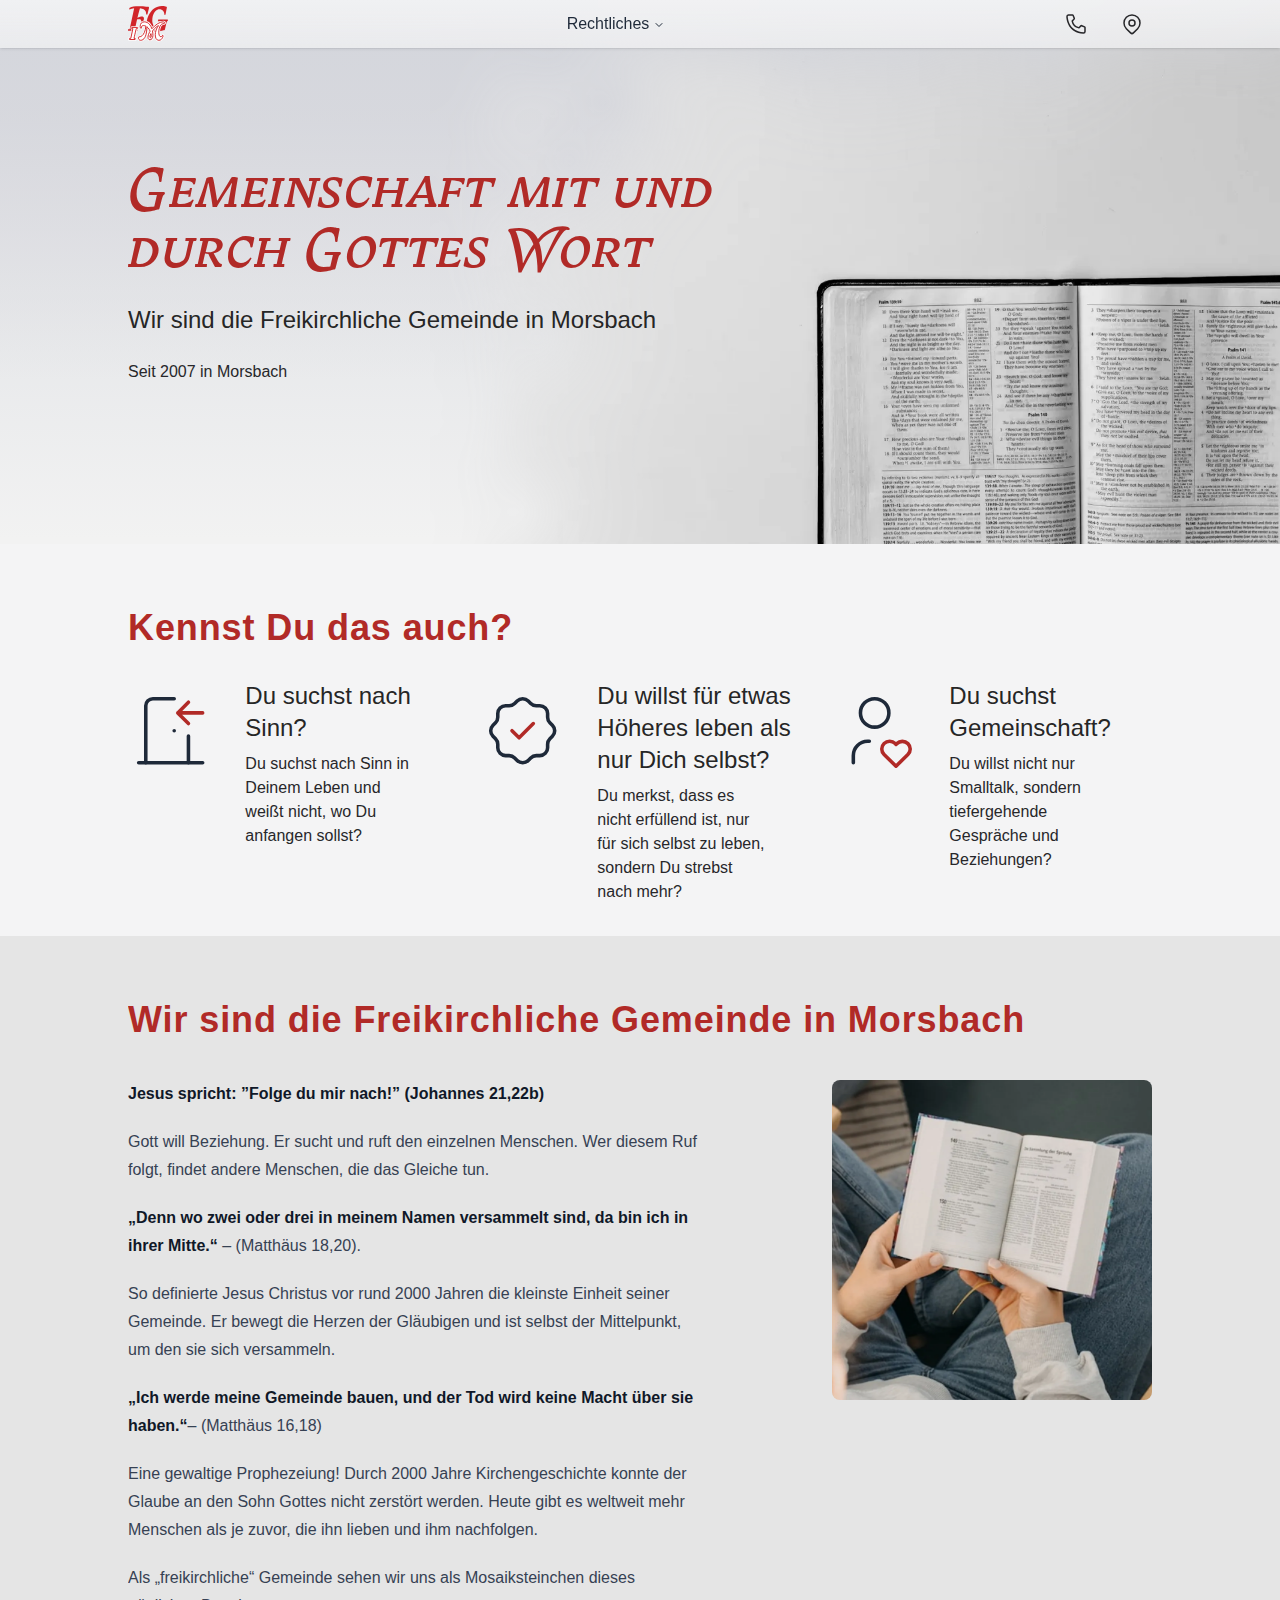
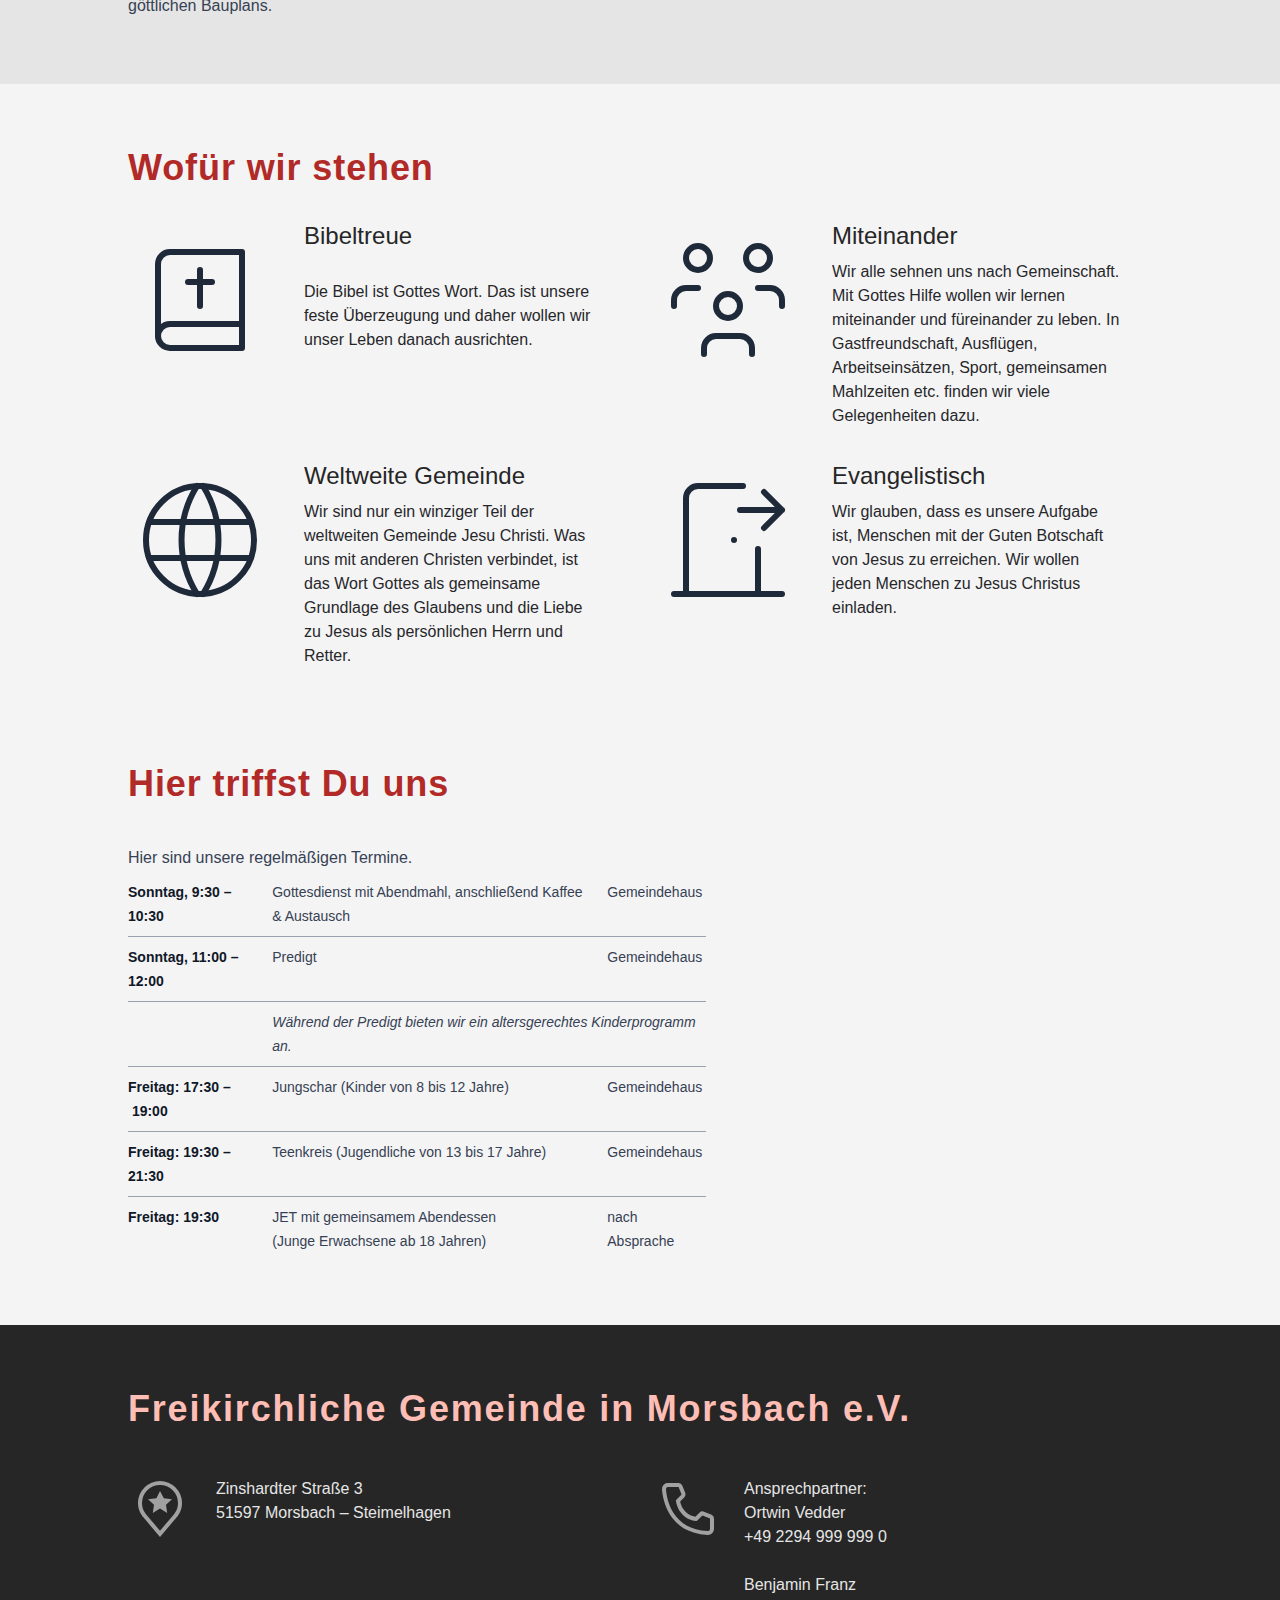
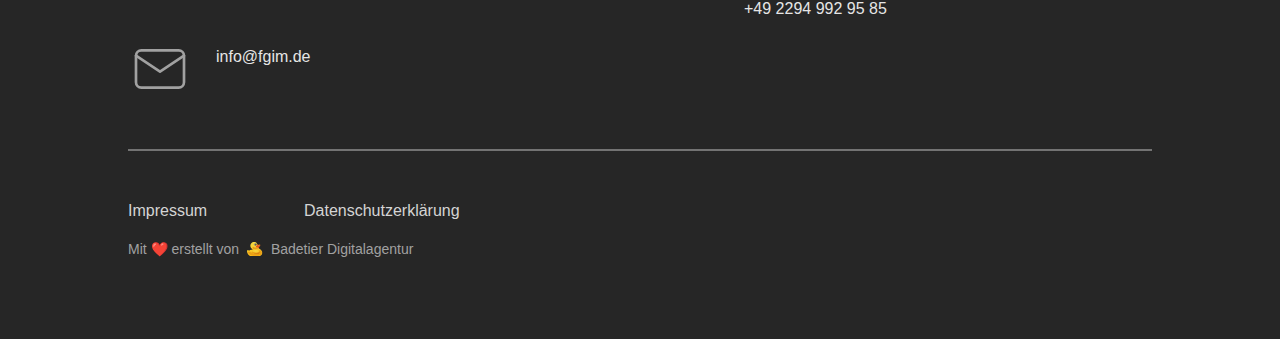
<file: index.html>
<!DOCTYPE html><html lang="de"> <head><meta charset="UTF-8"><meta name="viewport" content="width=device-width"><link rel="icon" type="image/svg+xml" href="/images/logos/favicon.svg"><link rel="sitemap" href="/sitemap-index.xml"><meta name="generator" content="Astro v5.7.11"><meta name="description" content="Willkommen auf der Webseite der Freikirchlichen Gemeinde in Morsbach e.V.!"><title>Freikirchliche Gemeinde in Morsbach</title><meta property="og:title" content="Freikirchliche Gemeinde in Morsbach"><meta property="og:description" content="Willkommen auf der Webseite der Freikirchlichen Gemeinde in Morsbach e.V.!"><meta property="og:image" content="https://www.fgim.de/images/og/opengraph.jpg"><meta property="og:video" content="/video/video.mp4"><meta property="og:url"><meta property="og:type" content="website"><meta property="og:updated_time" content="2025-06-02T19:18:07.420Z"><meta property="og:locale" content="de_DE"><link rel="icon" type="image/png" href="/favicon-96x96.png" sizes="96x96"><link rel="icon" type="image/svg+xml" href="/favicon.svg"><link rel="shortcut icon" href="/favicon.ico"><link rel="apple-touch-icon" sizes="180x180" href="/apple-touch-icon.png"><meta name="apple-mobile-web-app-title" content="Freikirchliche Gemeinde in Morsbach"><link rel="manifest" href="/site.webmanifest"><meta content="business:business" property="og:type"><meta content="https://www.fgim.de" property="og:url"><meta content="de_DE" property="og:locale"><meta content="Zinshardter Straße 3" property="business:contact_data:street_address"><meta content="Morsbach" property="business:contact_data:locality"><meta content="51597" property="business:contact_data:postal_code"><meta content="Deutschland" property="business:contact_data:country_name"><meta content="info@zahnaerzte-schneider.de" property="business:contact_data:email"><meta content="https://www.fgim.de" property="business:contact_data:website"><meta content="50.84005613506959" property="place:location:latitude"><meta content="7.686371191584468&" property="place:location:longitude"><meta name="astro-view-transitions-enabled" content="true"><meta name="astro-view-transitions-fallback" content="animate"><script type="module" src="/_astro/ClientRouter.astro_astro_type_script_index_0_lang.BZs-2RF_.js"></script><link rel="stylesheet" href="/_astro/datenschutz.D57emo68.css"></head> <body class="text-zinc-800 font-body bg-zinc-100"> <nav x-data="{
        navigationMenuOpen: false,
        navigationMenu: '',
        navigationMenuCloseDelay: 200,
        navigationMenuCloseTimeout: null,

        navigationMenuToggle() {
            this.navigationMenuOpen = !this.navigationMenuOpen;
            if (!this.navigationMenuOpen) {
                this.navigationMenu = '';
            }
        },

        navigationMenuLeave() {
            if (window.innerWidth >= 1280) {
                let that = this;
                this.navigationMenuCloseTimeout = setTimeout(() => {
                    that.navigationMenuClose();
                }, this.navigationMenuCloseDelay);
            }
        },

        navigationMenuReposition(navElement) {
            this.navigationMenuClearCloseTimeout();
            if (window.innerWidth >= 1280) {
                const { left , width } = navElement.getBoundingClientRect();
                this.$refs.navigationDropdown.style.left = left + 'px';
                this.$refs.navigationDropdown.style.marginLeft = (width / 2) + 'px';
            }
        },

        navigationMenuClearCloseTimeout() {
            if (window.innerWidth >= 1280) {
                clearTimeout(this.navigationMenuCloseTimeout);
            }
        },

        navigationMenuClose() {
            if (window.innerWidth >= 1280) {
                this.navigationMenuOpen = false;
                this.navigationMenu = '';
            }
        }
    }" class="stripey-nav fixed z-40 w-full bg-gradient-to-b from-[#ffffffaa] to-[#f4f4f5aa]
        shadow backdrop-blur-lg transition" :class="{'from-white to-gray-100': navigationMenuOpen}"> <div class="content flex flex-row justify-between px-8 h-12
            md:max-w-screen-sm md:mx-auto md:px-0
            lg:max-w-screen-md
            xl:max-w-screen-lg xl:items-center
            2xl:max-w-screen-xl"> <div class="relative w-12 h-12"> <a href="/" x-show="!navigationMenu || window.innerWidth >= 1280" x-transition:enter="transition ease-out duration-150" x-transition:enter-start="opacity-0" x-transition:enter-end="opacity-100" x-transition:leave="transition ease-in duration-150" x-transition:leave-start="opacity-100" x-transition:leave-end="opacity-0" class="absolute top-1 left-0 logo h-10 w-10 flex items-center" aria-label="Startseite der Zahnarztpraxis Dr. Schneider" title="Startseite der Zahnarztpraxis Dr. Schneider"><svg version="1.1" viewBox="0 0 1993.3 1768" xmlns="http://www.w3.org/2000/svg">
 <g>
  <path transform="matrix(.13333 0 0 -.13333 0 1768)" d="m3391.4 8208.9c108.9 37.68 224.01 69.13 347.54 92.08 123.53 20.96 240.73 33.52 355.85 33.52 157.05 2.08 299.37-18.79 424.97-60.72 125.61-41.84 228.17-108.79 301.45-205.12 75.37-96.33 113.05-224.01 115.13-387.3 2.07-142.32 29.27-247.05 83.76-309.85 52.32-62.81 121.35-94.15 205.12-92.08 98.41 2.08 190.49 39.76 278.41 115.12 87.92 73.29 165.36 173.77 232.42 297.3 66.95 125.6 119.27 265.84 159.03 418.64 37.68 154.98 58.65 314.01 58.65 475.22-2.08 261.69-75.37 445.95-221.94 556.81-146.47 108.89-353.77 163.29-619.61 159.13-177.92-2.07-360.1-27.19-546.33-75.36-188.4-48.16-370.58-108.89-548.5-184.25-175.85-77.44-339.13-156.96-487.78-242.8 98.41 406.08 194.73 797.64 286.81 1170.2 94.16 372.69 182.08 717.99 263.77 1036.3 83.77 318.2 159.13 598.6 226.08 841.5 64.89 240.8 121.46 435.4 165.37 582 573.62-71.2 1032-203.1 1373.2-397.8 341.3-194.6 584.1-450 732.75-770.3 148.65-318.2 221.84-699.3 217.68-1143 2.08-37.7 25.12-60.8 69.14-71.2 43.91-10.4 96.22-10.4 154.88 0 60.72 10.4 115.12 29.3 163.28 54.4 48.16 27.2 77.44 56.5 90 92.1l577.77 2361.4c23.05 115.1 8.41 209.4-48.16 280.5-56.47 71.2-144.39 106.8-265.84 108.8-173.77 4.2-427.05 25.2-759.86 64.9-332.9 39.8-732.75 81.7-1201.6 121.5-468.89 39.7-996.43 62.8-1580.5 64.9-755.7-2.1-1417.2-56.5-1982.5-165.4-565.22-108.9-1023.6-259.6-1371.2-450.1-71.211-39.8-117.2-102.6-140.24-182.1-23.047-81.7-25.122-165.4-12.563-249.1 14.641-83.8 41.836-150.7 81.594-198.9 37.683-48.2 83.769-60.7 134.01-35.6 211.45 119.4 445.94 219.9 703.38 303.5 257.54 83.8 554.74 148.7 891.79 198.9l-1683.1-7837.7h-615.46v-615.47h3516.9v615.47h-904.35c58.65 345.46 129.76 715.94 211.45 1113.7 79.52 397.67 169.52 810.1 265.84 1235.1 96.34 424.98 196.82 852.03 301.45 1281.2" fill="#d12429"/>
  <path transform="matrix(.13333 0 0 -.13333 0 1768)" d="m12055 5093.9c-131.8-37.68-259.6-62.8-383-79.51-123.6-14.64-238.7-20.97-345.5-20.97-314 2.07-592.4 54.39-837.4 157.05-242.8 102.56-454.2 242.8-632.16 424.88-177.92 182.18-324.49 391.55-439.61 630.2s-200.97 496.08-255.37 770.33c-56.57 274.26-83.77 554.74-83.77 843.63 2.08 590.33 58.65 1113.7 167.45 1568 108.89 456.33 257.53 849.92 441.78 1180.7 184.16 328.6 389.38 600.8 617.58 812.2 226 211.4 460.4 368.4 699.1 471 238.6 100.5 469 150.7 686.7 150.7 332.9-2.1 619.6-56.5 860.4-161.2 240.7-106.7 437.4-251.2 592.4-435.3 157-184.3 270-395.8 345.4-632.3 75.3-238.7 110.9-489.9 110.9-755.7 2.1-31.37 16.8-54.42 48.2-66.98 31.4-14.64 69-20.97 115.1-20.97 58.7 0 115.1 12.56 169.6 35.61 52.4 20.97 83.7 52.34 94.2 90.04l489.9 2524.6c6.3 25.1 12.5 52.3 16.7 81.7 6.3 29.3 8.4 56.5 8.4 81.6-2.1 79.5-14.7 138.1-39.8 177.9s-56.6 67.1-92.1 79.6c-37.6 14.7-73.2 20.9-106.8 18.8-131.8 2.1-249.1 14.6-351.7 37.7-104.6 23-211.4 50.2-322.4 81.7-110.9 31.3-242.8 58.5-397.7 81.6-154.9 25.1-349.6 35.6-586.2 37.7-546.3-2.1-1061.3-90-1551.1-261.7-487.8-171.6-942-408.2-1358.7-713.9-418.65-305.6-793.39-661.4-1128.3-1065.5-334.98-404.1-619.72-841.5-856.29-1312.6-236.46-468.9-416.56-954.59-542.17-1454.9-125.6-500.34-188.4-1000.6-190.48-1496.8 2.08-586.18 83.77-1084.4 242.8-1496.8 159.13-412.42 383.14-747.4 669.96-1004.8 286.81-255.46 623.76-443.87 1011-563.14 387.3-119.38 808.13-177.93 1266.5-175.85 370.6 2.08 730.6 27.19 1082.3 75.36 349.6 46.09 672 100.49 965.1 163.29 293 62.8 540.1 117.2 739 163.28 200.9 48.17 334.9 73.29 404 75.36 136.1 0 232.4 25.12 290.9 73.29 58.7 50.24 94.3 121.35 111 215.6l364.3 1620.3c64.8 290.97 125.6 531.7 180 722.28 54.5 192.56 102.6 343.28 146.5 454.24 44 110.97 83.8 190.49 119.4 238.66 33.4 48.16 67 75.36 94.2 79.51 64.8 23.04 119.3 64.88 165.3 129.76 46.1 64.98 71.2 129.86 73.3 196.81 2.1 94.25-16.7 163.29-54.4 209.37-37.7 43.91-104.7 66.96-196.8 66.96h-3391.3l-125.6-615.46h1369.1l-489.9-2487" fill="#d12429"/>
  <path transform="matrix(.13333 0 0 -.13333 0 1768)" d="m3147.4 4801.4h426.64c21.15 1.5 40.88 18.15 59.03 49.96 18.16 31.74 31.74 69.55 42.32 114.93 10.58 46.89 16.65 90.78 16.65 134.67 0 42.38-4.5 75.61-15.15 102.85-9.08 27.23-25.66 40.88-48.39 42.38h-2151.4c-24.22-1.5-43.88-16.65-60.54-45.39-16.57-27.23-28.73-63.53-36.31-105.92-7.5-43.81-12.08-86.2-12.08-130.09 0-46.88 4.58-84.7 13.66-115 9.07-31.74 22.65-46.89 40.81-48.39h444.79l-771.58-3631h-444.79l-36.309-444.79h2078.7l36.32 444.79h-435.72c39.31 181.55 84.7 387.33 136.17 614.26 49.95 226.94 104.42 462.95 160.38 711.04 55.97 246.59 111.93 490.18 167.9 732.27 55.96 240.52 108.93 467.45 158.89 679.3 51.39 210.28 96.77 393.33 136.16 549.15 39.31 155.82 71.12 270.82 93.78 344.94" fill="#ffffff"/>
 </g>
 <path transform="matrix(.13333 0 0 -.13333 0 1768)" d="m3147.4 4801.4h426.64c21.15 1.5 40.88 18.15 59.03 49.96 18.16 31.74 31.74 69.55 42.32 114.93 10.58 46.89 16.65 90.78 16.65 134.67 0 42.38-4.5 75.61-15.15 102.85-9.08 27.23-25.66 40.88-48.39 42.38h-2151.4c-24.22-1.5-43.88-16.65-60.54-45.39-16.57-27.23-28.73-63.53-36.31-105.92-7.5-43.81-12.08-86.2-12.08-130.09 0-46.88 4.58-84.7 13.66-115 9.07-31.74 22.65-46.89 40.81-48.39h444.79l-771.58-3631h-444.79l-36.309-444.79h2078.7l36.32 444.79h-435.72c39.31 181.55 84.7 387.33 136.17 614.26 49.95 226.94 104.42 462.95 160.38 711.04 55.97 246.59 111.93 490.18 167.9 732.27 55.96 240.52 108.93 467.45 158.89 679.3 51.39 210.28 96.77 393.33 136.16 549.15 39.31 155.82 71.12 270.82 93.78 344.94z" fill="none" stroke="#ffffff" stroke-miterlimit="22.926" stroke-width="869.5"/>
 <path transform="matrix(.13333 0 0 -.13333 0 1768)" d="m8320.1 3848.2c-252.66-400.9-449.29-800.31-591.53-1198.2-140.73-397.9-213.35-779.15-216.35-1143.8 1.5-196.7 36.3-361.59 104.42-493.18 68.04-131.66 157.32-230 269.25-296.55 112-66.543 236.01-99.848 370.67-99.848 128.59 0 258.74 33.305 387.33 98.352 130.08 65.043 248.09 166.39 357.02 299.55 108.93 134.66 195.2 304.06 261.74 509.84 65.04 205.78 99.85 447.79 101.35 726.19 0 308.63-13.58 599.11-39.31 874.43-27.23 275.4-65.04 537.14-115 786.73 207.28 273.83 426.64 534.07 658.14 780.66 231.41 245.09 462.91 467.52 695.91 667.22 233 198.13 456.9 363.1 670.2 494.69 37.8 24.23 74.1 45.38 110.4 62.04 36.3 18.15 65.1 28.73 89.3 28.73 13.7 0 21.2-1.5 24.2-7.58 3-6 3-15.07 3-28.73 0-12.08-4.5-27.23-15.1-43.88-9.1-16.66-25.7-37.82-48.4-65.05-175.5-211.78-334.4-449.29-476.5-709.54-142.3-260.24-264.8-535.56-366.2-824.53-102.8-288.99-180-580.96-236-879.01-54.5-296.48-81.7-586.96-83.2-872.93 0-302.56 25.7-580.96 78.7-833.63 53-252.66 134.6-472.02 245.1-658.07 110.4-186.12 251.1-329.86 423.5-431.21 171-102.86 376.8-154.32 614.3-155.82 187.6 1.5 357 36.309 506.8 101.35 151.4 66.543 284.4 152.82 400.9 261.74 116.6 110.43 216.4 229.94 299.6 360.1 83.2 131.58 152.8 263.24 205.8 396.33 54.4 131.66 93.8 254.17 119.5 366.17 25.7 111.93 37.8 204.21 37.8 275.33l-181.6 118c-36.3-98.35-84.7-186.05-145.2-266.25-62-78.69-136.2-142.23-222.4-187.62-87.7-46.89-189.1-71.12-304.1-72.62-128.6 1.5-240.5 46.89-335.8 134.66-95.3 89.28-172.5 210.28-234.6 366.1-62 157.39-107.4 337.36-137.6 540.14-30.3 204.21-45.4 423.57-45.4 656.58 0 239.01 15.1 481.1 45.4 726.19 30.2 245.09 75.6 484.1 136.1 717.11 59.1 233.02 134.7 450.87 222.5 652.07 89.2 202.71 190.6 381.25 307 534.07 116.5 154.32 246.7 273.82 390.4 361.59 143.7 86.2 299.5 130.09 469 131.59 196.7 0 346.4 31.81 450.9 93.78 104.3 60.54 155.8 151.31 157.3 269.31-1.5 110.44-40.8 198.21-119.5 263.25s-187.7 98.35-325.3 99.86c-354-1.51-720.1-69.63-1099.9-202.71-379.7-133.16-758-316.21-1137.7-552.22-378.2-236.01-744.3-511.34-1096.8-823.04-352.52-311.64-677.8-647.5-977.36-1009.1-201.2 580.95-444.79 1062-730.69 1444.8-285.97 384.33-608.19 670.23-965.28 859.35-357.02 189.13-741.28 282.91-1154.3 282.91-211.78 0-411.48-36.32-599.11-107.43-186.05-72.62-351.01-178.48-493.18-320.72-143.74-140.73-255.67-316.2-335.86-524.98-81.7-208.78-122.58-450.87-124.09-726.19 1.51-140.67 21.16-269.33 59.04-385.76 36.31-116.51 78.63-208.78 128.59-278.4 48.39-69.61 92.27-105.92 130.08-107.42 36.31 0 63.55 7.57 81.7 24.23 18.15 16.65 27.23 43.88 27.23 84.69 1.5 322.29 72.62 561.3 210.28 718.62 139.24 157.39 331.36 236.01 579.46 234.51 181.54-1.5 349.51-21.15 505.33-60.54 154.32-37.81 298.05-87.7 429.64-148.24-42.39-456.87-110.43-888.08-205.78-1290.5-95.28-403.98-217.86-771.58-364.6-1102.9-146.73-331.29-319.21-617.26-517.41-856.28-196.63-240.52-419.06-425.13-664.15-555.22-246.59-130.09-515.91-196.7-807.89-198.2-81.69-1.5-142.23-36.31-183.05-102.86-40.88-66.61-62.03-154.31-62.03-260.24 0-104.43 19.65-210.28 55.96-317.71 37.81-108.93 90.77-210.28 160.39-302.55 71.11-93.851 155.81-167.97 254.17-225.43 99.85-57.54 211.78-87.774 337.36-89.274 337.36 3 635.42 87.77 895.66 257.17 260.17 167.97 484.1 406.98 671.73 715.61 187.55 308.64 341.87 673.23 461.44 1093.9 121.01 420.57 210.29 885.02 269.25 1391.8 57.54 505.33 87.77 1042.4 89.27 1606.7 181.55-134.66 346.45-290.48 494.76-465.95 148.24-177.04 279.83-366.17 396.33-567.38 118.01-202.7 219.36-408.48 307.13-618.76" fill="#ffffff"/>
 <path transform="matrix(.13333 0 0 -.13333 0 1768)" d="m8320.1 3848.2c-252.66-400.9-449.29-800.31-591.53-1198.2-140.73-397.9-213.35-779.15-216.35-1143.8 1.5-196.7 36.3-361.59 104.42-493.18 68.04-131.66 157.32-230 269.25-296.55 112-66.543 236.01-99.848 370.67-99.848 128.59 0 258.74 33.305 387.33 98.352 130.08 65.043 248.09 166.39 357.02 299.55 108.93 134.66 195.2 304.06 261.74 509.84 65.04 205.78 99.85 447.79 101.35 726.19 0 308.63-13.58 599.11-39.31 874.43-27.23 275.4-65.04 537.14-115 786.73 207.28 273.83 426.64 534.07 658.14 780.66 231.41 245.09 462.91 467.52 695.91 667.22 233 198.13 456.9 363.1 670.2 494.69 37.8 24.23 74.1 45.38 110.4 62.04 36.3 18.15 65.1 28.73 89.3 28.73 13.7 0 21.2-1.5 24.2-7.58 3-6 3-15.07 3-28.73 0-12.08-4.5-27.23-15.1-43.88-9.1-16.66-25.7-37.82-48.4-65.05-175.5-211.78-334.4-449.29-476.5-709.54-142.3-260.24-264.8-535.56-366.2-824.53-102.8-288.99-180-580.96-236-879.01-54.5-296.48-81.7-586.96-83.2-872.93 0-302.56 25.7-580.96 78.7-833.63 53-252.66 134.6-472.02 245.1-658.07 110.4-186.12 251.1-329.86 423.5-431.21 171-102.86 376.8-154.32 614.3-155.82 187.6 1.5 357 36.309 506.8 101.35 151.4 66.543 284.4 152.82 400.9 261.74 116.6 110.43 216.4 229.94 299.6 360.1 83.2 131.58 152.8 263.24 205.8 396.33 54.4 131.66 93.8 254.17 119.5 366.17 25.7 111.93 37.8 204.21 37.8 275.33l-181.6 118c-36.3-98.35-84.7-186.05-145.2-266.25-62-78.69-136.2-142.23-222.4-187.62-87.7-46.89-189.1-71.12-304.1-72.62-128.6 1.5-240.5 46.89-335.8 134.66-95.3 89.28-172.5 210.28-234.6 366.1-62 157.39-107.4 337.36-137.6 540.14-30.3 204.21-45.4 423.57-45.4 656.58 0 239.01 15.1 481.1 45.4 726.19 30.2 245.09 75.6 484.1 136.1 717.11 59.1 233.02 134.7 450.87 222.5 652.07 89.2 202.71 190.6 381.25 307 534.07 116.5 154.32 246.7 273.82 390.4 361.59 143.7 86.2 299.5 130.09 469 131.59 196.7 0 346.4 31.81 450.9 93.78 104.3 60.54 155.8 151.31 157.3 269.31-1.5 110.44-40.8 198.21-119.5 263.25s-187.7 98.35-325.3 99.86c-354-1.51-720.1-69.63-1099.9-202.71-379.7-133.16-758-316.21-1137.7-552.22-378.2-236.01-744.3-511.34-1096.8-823.04-352.52-311.64-677.8-647.5-977.36-1009.1-201.2 580.95-444.79 1062-730.69 1444.8-285.97 384.33-608.19 670.23-965.28 859.35-357.02 189.13-741.28 282.91-1154.3 282.91-211.78 0-411.48-36.32-599.11-107.43-186.05-72.62-351.01-178.48-493.18-320.72-143.74-140.73-255.67-316.2-335.86-524.98-81.7-208.78-122.58-450.87-124.09-726.19 1.51-140.67 21.16-269.33 59.04-385.76 36.31-116.51 78.63-208.78 128.59-278.4 48.39-69.61 92.27-105.92 130.08-107.42 36.31 0 63.55 7.57 81.7 24.23 18.15 16.65 27.23 43.88 27.23 84.69 1.5 322.29 72.62 561.3 210.28 718.62 139.24 157.39 331.36 236.01 579.46 234.51 181.54-1.5 349.51-21.15 505.33-60.54 154.32-37.81 298.05-87.7 429.64-148.24-42.39-456.87-110.43-888.08-205.78-1290.5-95.28-403.98-217.86-771.58-364.6-1102.9-146.73-331.29-319.21-617.26-517.41-856.28-196.63-240.52-419.06-425.13-664.15-555.22-246.59-130.09-515.91-196.7-807.89-198.2-81.69-1.5-142.23-36.31-183.05-102.86-40.88-66.61-62.03-154.31-62.03-260.24 0-104.43 19.65-210.28 55.96-317.71 37.81-108.93 90.77-210.28 160.39-302.55 71.11-93.851 155.81-167.97 254.17-225.43 99.85-57.54 211.78-87.774 337.36-89.274 337.36 3 635.42 87.77 895.66 257.17 260.17 167.97 484.1 406.98 671.73 715.61 187.55 308.64 341.87 673.23 461.44 1093.9 121.01 420.57 210.29 885.02 269.25 1391.8 57.54 505.33 87.77 1042.4 89.27 1606.7 181.55-134.66 346.45-290.48 494.76-465.95 148.24-177.04 279.83-366.17 396.33-567.38 118.01-202.7 219.36-408.48 307.13-618.76z" fill="none" stroke="#ffffff" stroke-miterlimit="22.926" stroke-width="869.5"/>
 <path transform="matrix(.13333 0 0 -.13333 0 1768)" d="m8610.5 2940.5c45.39-183.05 75.62-352.52 93.78-511.34 16.65-157.38 25.73-295.05 24.23-414.55-1.51-148.24-16.66-266.25-46.89-357.02-31.81-92.28-69.62-157.39-116.51-199.71-46.88-40.88-95.27-60.54-145.24-60.54-55.96-1.5-101.35 18.16-136.16 57.47-34.8 40.89-52.96 112-54.46 214.85 1.5 180.05 36.31 378.25 105.93 597.61 68.04 219.36 160.32 443.29 275.32 673.23" fill="#ffffff"/>
 <path transform="matrix(.13333 0 0 -.13333 0 1768)" d="m8610.5 2940.5c45.39-183.05 75.62-352.52 93.78-511.34 16.65-157.38 25.73-295.05 24.23-414.55-1.51-148.24-16.66-266.25-46.89-357.02-31.81-92.28-69.62-157.39-116.51-199.71-46.88-40.88-95.27-60.54-145.24-60.54-55.96-1.5-101.35 18.16-136.16 57.47-34.8 40.89-52.96 112-54.46 214.85 1.5 180.05 36.31 378.25 105.93 597.61 68.04 219.36 160.32 443.29 275.32 673.23z" fill="none" stroke="#ffffff" stroke-miterlimit="22.926" stroke-width="869.5"/>
 <path transform="matrix(.13333 0 0 -.13333 0 1768)" d="m3098.8 4801.4h426.63c21.16 1.5 40.89 18.15 59.04 49.96 18.16 31.74 31.74 69.55 42.32 114.93 10.58 46.89 16.65 90.78 16.65 134.67 0 42.38-4.5 75.61-15.15 102.85-9.08 27.23-25.66 40.88-48.39 42.38h-2151.4c-24.22-1.5-43.88-16.65-60.54-45.39-16.58-27.23-28.73-63.53-36.3-105.92-7.51-43.81-12.09-86.2-12.09-130.09 0-46.88 4.58-84.7 13.66-115 9.08-31.74 22.66-46.89 40.81-48.39h444.79l-771.58-3631h-444.79l-36.305-444.79h2078.7l36.31 444.79h-435.71c39.32 181.55 84.7 387.33 136.16 614.26 49.96 226.94 104.43 462.95 160.39 711.04 55.97 246.59 111.93 490.18 167.9 732.27 55.96 240.52 108.93 467.45 158.89 679.3 51.39 210.28 96.78 393.33 136.16 549.15 39.31 155.82 71.12 270.82 93.78 344.94" fill="#ffffff"/>
 <path transform="matrix(.13333 0 0 -.13333 0 1768)" d="m3098.8 4801.4h426.63c21.16 1.5 40.89 18.15 59.04 49.96 18.16 31.74 31.74 69.55 42.32 114.93 10.58 46.89 16.65 90.78 16.65 134.67 0 42.38-4.5 75.61-15.15 102.85-9.08 27.23-25.66 40.88-48.39 42.38h-2151.4c-24.22-1.5-43.88-16.65-60.54-45.39-16.58-27.23-28.73-63.53-36.3-105.92-7.51-43.81-12.09-86.2-12.09-130.09 0-46.88 4.58-84.7 13.66-115 9.08-31.74 22.66-46.89 40.81-48.39h444.79l-771.58-3631h-444.79l-36.305-444.79h2078.7l36.31 444.79h-435.71c39.32 181.55 84.7 387.33 136.16 614.26 49.96 226.94 104.43 462.95 160.39 711.04 55.97 246.59 111.93 490.18 167.9 732.27 55.96 240.52 108.93 467.45 158.89 679.3 51.39 210.28 96.78 393.33 136.16 549.15 39.31 155.82 71.12 270.82 93.78 344.94z" fill="none" stroke="#d12429" stroke-miterlimit="22.926" stroke-width="357.38"/>
 <path transform="matrix(.13333 0 0 -.13333 0 1768)" d="m8271.5 3848.2c-252.66-400.9-449.29-800.31-591.53-1198.2-140.73-397.9-213.35-779.15-216.35-1143.8 1.5-196.7 36.31-361.59 104.42-493.18 68.05-131.66 157.32-230 269.25-296.55 112-66.543 236.01-99.848 370.67-99.848 128.59 0 258.74 33.305 387.33 98.352 130.08 65.043 248.09 166.39 357.02 299.55 108.93 134.66 195.2 304.06 261.74 509.84 65.04 205.78 99.85 447.79 101.35 726.19 0 308.63-13.58 599.11-39.31 874.43-27.23 275.4-65.04 537.14-115 786.73 207.28 273.83 426.64 534.07 658.14 780.66 231.45 245.09 462.95 467.52 695.85 667.22 233.1 198.13 457 363.1 670.3 494.69 37.8 24.23 74.1 45.38 110.4 62.04 36.3 18.15 65 28.73 89.3 28.73 13.6 0 21.1-1.5 24.2-7.58 3-6 3-15.07 3-28.73 0-12.08-4.5-27.23-15.1-43.88-9.1-16.66-25.7-37.82-48.4-65.05-175.5-211.78-334.4-449.29-476.6-709.54-142.2-260.24-264.8-535.56-366.1-824.53-102.9-288.99-180.1-580.96-236-879.01-54.5-296.48-81.7-586.96-83.2-872.93 0-302.56 25.7-580.96 78.7-833.63 52.9-252.66 134.6-472.02 245-658.07 110.5-186.12 251.1-329.86 423.6-431.21 171-102.86 376.8-154.32 614.3-155.82 187.6 1.5 357 36.309 506.8 101.35 151.3 66.543 284.4 152.82 400.9 261.74 116.5 110.43 216.4 229.94 299.6 360.1 83.2 131.58 152.8 263.24 205.7 396.33 54.5 131.66 93.8 254.17 119.5 366.17 25.8 111.93 37.9 204.21 37.9 275.33l-181.6 118c-36.3-98.35-84.7-186.05-145.2-266.25-62.1-78.69-136.2-142.23-222.4-187.62-87.8-46.89-189.1-71.12-304.1-72.62-128.6 1.5-240.5 46.89-335.9 134.66-95.3 89.28-172.5 210.28-234.5 366.1-62 157.39-107.4 337.36-137.7 540.14-30.2 204.21-45.3 423.57-45.3 656.58 0 239.01 15.1 481.1 45.3 726.19 30.3 245.09 75.7 484.1 136.2 717.11 59 233.02 134.7 450.87 222.4 652.07 89.2 202.71 190.7 381.25 307.1 534.07 116.5 154.32 246.7 273.82 390.3 361.59 143.8 86.2 299.6 130.09 469 131.59 196.8 0 346.5 31.81 450.9 93.78 104.4 60.54 155.8 151.31 157.3 269.31-1.5 110.44-40.8 198.21-119.5 263.25s-187.6 98.35-325.3 99.86c-354-1.51-720.1-69.63-1099.8-202.71-379.8-133.16-758-316.21-1137.7-552.22-378.3-236.01-744.4-511.34-1096.9-823.04-352.51-311.64-677.8-647.5-977.35-1009.1-201.21 580.95-444.8 1062-730.7 1444.8-285.97 384.33-608.19 670.23-965.28 859.35-357.02 189.13-741.27 282.91-1154.3 282.91-211.78 0-411.48-36.32-599.11-107.43-186.05-72.62-351.01-178.48-493.18-320.72-143.74-140.73-255.67-316.2-335.87-524.98-81.69-208.78-122.58-450.87-124.07-726.19 1.49-140.67 21.15-269.33 59.04-385.76 36.3-116.51 78.62-208.78 128.58-278.4 48.39-69.61 92.27-105.92 130.08-107.42 36.32 0 63.55 7.57 81.7 24.23 18.16 16.65 27.23 43.88 27.23 84.69 1.5 322.29 72.62 561.3 210.28 718.62 139.24 157.39 331.37 236.01 579.46 234.51 181.54-1.5 349.51-21.15 505.33-60.54 154.32-37.81 298.05-87.7 429.64-148.24-42.39-456.87-110.43-888.08-205.78-1290.5-95.28-403.98-217.86-771.58-364.6-1102.9-146.74-331.29-319.21-617.26-517.41-856.28-196.63-240.52-419.06-425.13-664.15-555.22-246.59-130.09-515.91-196.7-807.89-198.2-81.69-1.5-142.24-36.31-183.04-102.86-40.89-66.61-62.05-154.31-62.05-260.24 0-104.43 19.66-210.28 55.97-317.71 37.81-108.93 90.77-210.28 160.39-302.55 71.12-93.851 155.82-167.97 254.17-225.43 99.85-57.54 211.78-87.774 337.36-89.274 337.37 3 635.42 87.77 895.66 257.17 260.17 167.97 484.1 406.98 671.73 715.61 187.55 308.64 341.87 673.23 461.45 1093.9 121 420.57 210.28 885.02 269.25 1391.8 57.53 505.33 87.76 1042.4 89.26 1606.7 181.55-134.66 346.45-290.48 494.76-465.95 148.24-177.04 279.83-366.17 396.33-567.38 118.01-202.7 219.36-408.48 307.13-618.76" fill="#ffffff"/>
 <path transform="matrix(.13333 0 0 -.13333 0 1768)" d="m8271.5 3848.2c-252.66-400.9-449.29-800.31-591.53-1198.2-140.73-397.9-213.35-779.15-216.35-1143.8 1.5-196.7 36.31-361.59 104.42-493.18 68.05-131.66 157.32-230 269.25-296.55 112-66.543 236.01-99.848 370.67-99.848 128.59 0 258.74 33.305 387.33 98.352 130.08 65.043 248.09 166.39 357.02 299.55 108.93 134.66 195.2 304.06 261.74 509.84 65.04 205.78 99.85 447.79 101.35 726.19 0 308.63-13.58 599.11-39.31 874.43-27.23 275.4-65.04 537.14-115 786.73 207.28 273.83 426.64 534.07 658.14 780.66 231.45 245.09 462.95 467.52 695.85 667.22 233.1 198.13 457 363.1 670.3 494.69 37.8 24.23 74.1 45.38 110.4 62.04 36.3 18.15 65 28.73 89.3 28.73 13.6 0 21.1-1.5 24.2-7.58 3-6 3-15.07 3-28.73 0-12.08-4.5-27.23-15.1-43.88-9.1-16.66-25.7-37.82-48.4-65.05-175.5-211.78-334.4-449.29-476.6-709.54-142.2-260.24-264.8-535.56-366.1-824.53-102.9-288.99-180.1-580.96-236-879.01-54.5-296.48-81.7-586.96-83.2-872.93 0-302.56 25.7-580.96 78.7-833.63 52.9-252.66 134.6-472.02 245-658.07 110.5-186.12 251.1-329.86 423.6-431.21 171-102.86 376.8-154.32 614.3-155.82 187.6 1.5 357 36.309 506.8 101.35 151.3 66.543 284.4 152.82 400.9 261.74 116.5 110.43 216.4 229.94 299.6 360.1 83.2 131.58 152.8 263.24 205.7 396.33 54.5 131.66 93.8 254.17 119.5 366.17 25.8 111.93 37.9 204.21 37.9 275.33l-181.6 118c-36.3-98.35-84.7-186.05-145.2-266.25-62.1-78.69-136.2-142.23-222.4-187.62-87.8-46.89-189.1-71.12-304.1-72.62-128.6 1.5-240.5 46.89-335.9 134.66-95.3 89.28-172.5 210.28-234.5 366.1-62 157.39-107.4 337.36-137.7 540.14-30.2 204.21-45.3 423.57-45.3 656.58 0 239.01 15.1 481.1 45.3 726.19 30.3 245.09 75.7 484.1 136.2 717.11 59 233.02 134.7 450.87 222.4 652.07 89.2 202.71 190.7 381.25 307.1 534.07 116.5 154.32 246.7 273.82 390.3 361.59 143.8 86.2 299.6 130.09 469 131.59 196.8 0 346.5 31.81 450.9 93.78 104.4 60.54 155.8 151.31 157.3 269.31-1.5 110.44-40.8 198.21-119.5 263.25s-187.6 98.35-325.3 99.86c-354-1.51-720.1-69.63-1099.8-202.71-379.8-133.16-758-316.21-1137.7-552.22-378.3-236.01-744.4-511.34-1096.9-823.04-352.51-311.64-677.8-647.5-977.35-1009.1-201.21 580.95-444.8 1062-730.7 1444.8-285.97 384.33-608.19 670.23-965.28 859.35-357.02 189.13-741.27 282.91-1154.3 282.91-211.78 0-411.48-36.32-599.11-107.43-186.05-72.62-351.01-178.48-493.18-320.72-143.74-140.73-255.67-316.2-335.87-524.98-81.69-208.78-122.58-450.87-124.07-726.19 1.49-140.67 21.15-269.33 59.04-385.76 36.3-116.51 78.62-208.78 128.58-278.4 48.39-69.61 92.27-105.92 130.08-107.42 36.32 0 63.55 7.57 81.7 24.23 18.16 16.65 27.23 43.88 27.23 84.69 1.5 322.29 72.62 561.3 210.28 718.62 139.24 157.39 331.37 236.01 579.46 234.51 181.54-1.5 349.51-21.15 505.33-60.54 154.32-37.81 298.05-87.7 429.64-148.24-42.39-456.87-110.43-888.08-205.78-1290.5-95.28-403.98-217.86-771.58-364.6-1102.9-146.74-331.29-319.21-617.26-517.41-856.28-196.63-240.52-419.06-425.13-664.15-555.22-246.59-130.09-515.91-196.7-807.89-198.2-81.69-1.5-142.24-36.31-183.04-102.86-40.89-66.61-62.05-154.31-62.05-260.24 0-104.43 19.66-210.28 55.97-317.71 37.81-108.93 90.77-210.28 160.39-302.55 71.12-93.851 155.82-167.97 254.17-225.43 99.85-57.54 211.78-87.774 337.36-89.274 337.37 3 635.42 87.77 895.66 257.17 260.17 167.97 484.1 406.98 671.73 715.61 187.55 308.64 341.87 673.23 461.45 1093.9 121 420.57 210.28 885.02 269.25 1391.8 57.53 505.33 87.76 1042.4 89.26 1606.7 181.55-134.66 346.45-290.48 494.76-465.95 148.24-177.04 279.83-366.17 396.33-567.38 118.01-202.7 219.36-408.48 307.13-618.76z" fill="none" stroke="#d12429" stroke-miterlimit="22.926" stroke-width="357.38"/>
 <path transform="matrix(.13333 0 0 -.13333 0 1768)" d="m8562 2940.5c45.39-183.05 75.62-352.52 93.78-511.34 16.65-157.38 25.73-295.05 24.23-414.55-1.5-148.24-16.66-266.25-46.89-357.02-31.81-92.28-69.62-157.39-116.51-199.71-46.88-40.88-95.27-60.54-145.23-60.54-55.97-1.5-101.36 18.16-136.17 57.47-34.8 40.89-52.96 112-54.46 214.85 1.5 180.05 36.31 378.25 105.93 597.61 68.04 219.36 160.32 443.29 275.32 673.23" fill="#ffffff"/>
 <path transform="matrix(.13333 0 0 -.13333 0 1768)" d="m8562 2940.5c45.39-183.05 75.62-352.52 93.78-511.34 16.65-157.38 25.73-295.05 24.23-414.55-1.5-148.24-16.66-266.25-46.89-357.02-31.81-92.28-69.62-157.39-116.51-199.71-46.88-40.88-95.27-60.54-145.23-60.54-55.97-1.5-101.36 18.16-136.17 57.47-34.8 40.89-52.96 112-54.46 214.85 1.5 180.05 36.31 378.25 105.93 597.61 68.04 219.36 160.32 443.29 275.32 673.23z" fill="none" stroke="#d12429" stroke-miterlimit="22.926" stroke-width="357.38"/>
</svg>
</a> <button x-show="navigationMenu && window.innerWidth < 1280" x-transition:enter="transition ease-out duration-150" x-transition:enter-start="opacity-0" x-transition:enter-end="opacity-100" x-transition:leave="transition ease-in duration-150" x-transition:leave-start="opacity-100" x-transition:leave-end="opacity-0" x-cloak @click="navigationMenu = ''" class="absolute top-1 left-0 flex flex-row gap-1 h-10 w-48 items-center"> <span class="w-8 h-8"><svg xmlns="http://www.w3.org/2000/svg" viewBox="0 0 24 24" fill="none"
     stroke="currentColor" stroke-width="1"
     stroke-linecap="round" stroke-linejoin="round"
     class="icon icon-tabler icons-tabler-outline icon-tabler-arrow-left">
    <path stroke="none" d="M0 0h24v24H0z" fill="none"/>
    <path d="M5 12l14 0"/>
    <path d="M5 12l6 6"/>
    <path d="M5 12l6 -6"/>
</svg>
</span> <span>Zurück</span> </button> </div> <div class="relative hidden xl:block"> <ul class="flex items-center justify-center flex-1 p-1 space-x-1 list-none
                rounded-full text-gray-800 group"> <li> <button :class="{'bg-gray-200': navigationMenu == 'rechtliches', 'hover:bg-primary-bright': navigationMenu != 'rechtliches'}" @pointerover="navigationMenuOpen=true; navigationMenuReposition($el); navigationMenu='rechtliches'" @pointerleave="navigationMenuLeave()" @click="navigationMenuOpen=true; navigationMenuReposition($el); navigationMenu='rechtliches'" class="inline-flex items-center justify-center h-10 px-4 py-2 transition-colors rounded-md hover:text-gray-900 focus:outline-none disabled:opacity-50 disabled:pointer-events-none group w-max"> <span>Rechtliches</span> <svg :class="{ '-rotate-180' : navigationMenuOpen==true &#38;&#38; navigationMenu == 'rechtliches'}" class="relative top-[1px] ml-1 h-3 w-3 ease-out duration-300" xmlns="http://www.w3.org/2000/svg" viewBox="0 0 24 24" fill="none" stroke="currentColor" stroke-width="2" stroke-linecap="round" stroke-linejoin="round" aria-hidden="true"> <polyline points="6 9 12 15 18 9"></polyline> </svg> </button> </li> </ul> </div> <div class="additional flex flex-row gap-x-1 xl:gap-x-4 items-center"> <a class="h-10 w-10 p-2 rounded-md hover:bg-gray-200 transition-opacity duration-200" :class="{'opacity-0 xl:opacity-100': navigationMenuOpen}" aria-label="Per Telefon anrufen" title="Per Telefon anrufen" href="tel:+492299999990"><svg xmlns="http://www.w3.org/2000/svg" viewBox="0 0 32 32" fill="currentColor" stroke-width="1">
  <path d="M26,29h-.17C6.18,27.87,3.39,11.29,3,6.23A3,3,0,0,1,5.76,3h5.51a2,2,0,0,1,1.86,1.26L14.65,8a2,2,0,0,1-.44,2.16l-2.13,2.15a9.37,9.37,0,0,0,7.58,7.6l2.17-2.15A2,2,0,0,1,24,17.35l3.77,1.51A2,2,0,0,1,29,20.72V26A3,3,0,0,1,26,29ZM6,5A1,1,0,0,0,5,6v.08C5.46,12,8.41,26,25.94,27A1,1,0,0,0,27,26.06V20.72l-3.77-1.51-2.87,2.85L19.88,22C11.18,20.91,10,12.21,10,12.12l-.06-.48,2.84-2.87L11.28,5Z" transform="translate(0)"/>
</svg>
</a> <a class="h-10 w-10 p-2 rounded-md hover:bg-gray-200 transition-opacity duration-200" :class="{'opacity-0 xl:opacity-100': navigationMenuOpen}" aria-label="Öffnen in Navigation" title="Öffnen in Navigation" target="_blank" href="https://maps.app.goo.gl/Uwxy9gwSQiaUBEjKA"><svg  xmlns="http://www.w3.org/2000/svg" viewBox="0 0 24 24"  fill="none"  stroke="currentColor"
      stroke-width="1.5"  stroke-linecap="round"  stroke-linejoin="round" >
    <path stroke="none" d="M0 0h24v24H0z" fill="none"/>
    <path d="M9 11a3 3 0 1 0 6 0a3 3 0 0 0 -6 0" />
    <path d="M17.657 16.657l-4.243 4.243a2 2 0 0 1 -2.827 0l-4.244 -4.243a8 8 0 1 1 11.314 0z" />
</svg>
</a> </div> <button @pointerdown="navigationMenuToggle" href="" class="flex flex-row gap-3 no-underline items-center
                xl:hidden">
Menü
<div class="button relative w-5 h-5"> <div class="absolute top-1.5 h-px bg-primary-dark w-full transition-all" :class="{'translate-y-1 rotate-45': navigationMenuOpen == true}"></div> <div class="absolute top-3.5 h-px bg-primary-dark w-full transition-all" :class="{'-translate-y-1 -rotate-45': navigationMenuOpen == true}"></div> </div> </button> <div class="background-thing absolute -z-10 top-0 left-0 w-screen h-screen opacity-0
                -translate-y-full transition duration-300
                bg-gradient-to-b from-white to-gray-200 backdrop-blur-lg pointer-events-none
                xl:hidden" :class="{'translate-y-0 opacity-100 border-t border-t-gray-200 -z-10': navigationMenuOpen}" x-cloak></div> <ul class="menu-mobile-content
           absolute w-full top-16 left-0 px-8 opacity-0 pointer-events-auto
           transition-opacity duration-100 text-2xl z-10
            xl:hidden" :class="{'opacity-100 pointer-events-auto': navigationMenuOpen}"> <li class="py-4 border-b border-b-gray-300 cursor-pointer group
                        transition-opacity delay-[0ms]
                        hover:text-primary" :class="{'opacity-0': !navigationMenuOpen, 'opacity-100': navigationMenuOpen}" @pointerdown="navigationMenuOpen=true; navigationMenuReposition($el); navigationMenu='rechtliches'"> <div class="flex flex-row items-center place-content-between"> <span>Rechtliches</span> <span class="inline-block border-t border-r border-t-gray-400 border-r-gray-400 rotate-45 h-4 w-4
                        group-hover:border-t-primary group-hover:border-r-primary-dark
                        "></span> </div> </li> </ul> <div x-ref="navigationDropdown" x-show="navigationMenuOpen" x-transition:enter="transition ease-out" x-transition:enter-start="opacity-0 translate-x-full xl:-translate-x-1/2 xl:scale-90" x-transition:enter-end="opacity-100 translate-x-0 xl:-translate-x-1/2 xl:scale-100" x-transition:leave="transition ease-in" x-transition:leave-start="opacity-100 translate-x-0 xl:-translate-x-1/2 xl:scale-100" x-transition:leave-end="opacity-0 translate-x-full xl:-translate-x-1/2 xl:scale-90" @pointerover="navigationMenuClearCloseTimeout()" @pointerleave="navigationMenuLeave()" class="absolute left-0 top-12 pt-3 duration-200 z-10
                xl-ease-out xl:-translate-x-1/2 xl:translate-y-11 xl:top-0" x-cloak> <div class="navigation-content flex justify-center w-screen h-full overflow-hidden transition duration-200 bg-white
                backdrop-blur-lg
                xl:transition-x-0 xl:w-auto xl:h-auto xl:rounded-xl xl:shadow-md xl:border xl:border-gray-200/70" :class="{'translate-x-0': navigationMenu, 'translate-x-full': !navigationMenu}"> <div x-show="navigationMenu == 'leistungen'" r-transition:enter="ease-out" r-transition:enter-start="opacity-50 translate-x-full xl:opacity-100 xl:translate-x-0" r-transition:enter-end="opacity-100 translate-x-0" r-transition:leave="ease-in" r-transition:leave-start="opacity-100 translate-x-0" r-transition:leave-end="opacity-50 translate-x-full xl:translate-x-0 xl:opacity-100" :class="{ }" class="transition w-full max-h-[calc(100svh_-_4rem)] duration-300 overflow-x-hidden
                        overflow-y-auto
                        md:max-w-screen-sm
                        lg:max-w-screen-md
                        xl:overflow-y-hidden"> <div class="flex flex-wrap items-start justify-center p-4 md:items-stretch md:flex-nowrap"> <div class="flex flex-col gap-y-2 w-full md:w-72"> <a href="/leistungen/prophylaxe" @click="navigationMenuClose()" class="grid grid-cols-3 gap-x-4 px-3.5 py-2 text-sm rounded hover:bg-gray-100"> <span class="float-left row-span-2"><svg class="link rounded-lg" preserveAspectRatio="xMidYMid"
     version="1.1" viewBox="0 0 32 32"
     xmlns="http://www.w3.org/2000/svg"
     xmlns:xlink="http://www.w3.org/1999/xlink">
    <defs>
        <linearGradient id="plx-a">
            <stop stop-color="#f5f4ef" offset="0"/>
            <stop stop-color="#f3ecef" offset="1"/>
        </linearGradient>
        <linearGradient id="plx-f" x1="11.792" x2="11.744" y1="18.135" y2="9.3293"
                        gradientTransform="translate(.86617 .43308)" gradientUnits="userSpaceOnUse">
            <stop stop-color="#4a2880" offset="0"/>
            <stop stop-color="#a281d8" offset="1"/>
        </linearGradient>
        <linearGradient id="plx-e" x1="21.005" x2="20.966" y1="23.055" y2="7.1753" gradientTransform="translate(0 .43308)"
                        gradientUnits="userSpaceOnUse" xlink:href="#plx-a"/>
        <linearGradient id="plx-d" x1="18.283" x2="18.159" y1="6.9687" y2="13.288" gradientUnits="userSpaceOnUse"
                        xlink:href="#a"/>
        <linearGradient id="plx-c" x1="3.0481" x2="3" y2="32" gradientUnits="userSpaceOnUse">
            <stop stop-color="#fa8399" offset="0"/>
            <stop stop-color="#f5e597" offset="1"/>
        </linearGradient>
        <linearGradient id="plx-b" x1="32" x2="0" y1="32" gradientTransform="translate(-32,-32)"
                        gradientUnits="userSpaceOnUse">
            <stop stop-color="#f8f489" offset="0"/>
            <stop stop-color="#23b2f1" offset="1"/>
        </linearGradient>
    </defs>
    <g>
        <rect width="32" height="32" fill="url(#plx-c)"/>
        <rect transform="scale(-1)" x="-32" y="-32" width="32" height="32" fill="url(#plx-b)"/>
        <path transform="matrix(1.1159 0 0 1.1159 -2.2819 -.72738)"
              d="m23.002 10.009a3.3203 3.3203 0 1 1-6.6406 0 3.3203 3.3203 0 1 1 6.6406 0z" fill="url(#plx-d)"
              opacity=".44961"/>
        <path d="m14.436 7.1218-4.4338 3.1752c-0.37429 0.23818-0.27221 0.42156 0 0.65974 0 0 2.5149 2.6963 2.6938 2.9187s0.40191 0.57302 0.40204 0.86983c5.23e-4 1.1684-0.06177 2.6198-0.06177 2.6198l1.034 1.966 0.09624 5.1021h-3.8297v-5l1.1701-2.0681 0.18408-2.2492c-0.06807-0.30624 0.07645-0.51259-0.16173-0.81883 0 0-2.2092-2.5213-2.5776-2.9203s-0.68222-1.0858-0.19832-1.5187c0.4839-0.43284 3.5901-2.3917 3.5901-2.3917z"
              fill="url(#plx-f)"/>
        <path d="m19.719 6.1518c-2.3963 0-4.3438 1.9474-4.3438 4.3438 0 2.2142 1.6693 4.0158 3.8125 4.2812l-0.0625 2.6562-0.71875 2.0938-0.125 4.9688h2.8438l0.03125-4.875-0.71875-2.1875-0.09375-2.6562c2.1033-0.30563 3.75-2.0987 3.75-4.2812 0-2.3963-1.9787-4.3438-4.375-4.3438zm0 1c1.8559 0 3.375 1.4879 3.375 3.3438s-1.5191 3.3438-3.375 3.3438-3.3438-1.4879-3.3438-3.3438 1.4879-3.3438 3.3438-3.3438z"
              color="#000000" fill="url(#plx-e)" style="block-progression:tb;text-indent:0;text-transform:none"/>
    </g>
</svg>
</span> <span class="block mb-1 font-medium col-start-2 col-span-2">Prophylaxe</span> <span class="block leading-5 col-start-2 col-span-2 text-sm text-gray-500">Denn Vorbeugen ist besser als Heilen.</span> </a> <a href="/leistungen/zahnerhaltung" @click="navigationMenuClose()" class="grid grid-cols-3 gap-x-4 px-3.5 py-2 text-sm rounded hover:bg-gray-100"> <span class="float-left row-span-2"><svg class="link rounded-lg"
     preserveAspectRatio="xMidYMid" version="1.1"
     viewBox="0 0 32 32" xmlns="http://www.w3.org/2000/svg"
     xmlns:xlink="http://www.w3.org/1999/xlink">
    <defs>
        <linearGradient id="zeh-b" x1="16.216" x2="16.163" y1="9.0115" y2="6.6536"
                        gradientTransform="translate(-.2406 .43308)" gradientUnits="userSpaceOnUse">
            <stop stop-color="#4a2880" offset="0"/>
            <stop stop-color="#7948c6" offset="1"/>
        </linearGradient>
        <linearGradient id="zeh-c" x1="16" x2="16" y1="24" y2="8" gradientTransform="translate(-.2406 .28872)"
                        gradientUnits="userSpaceOnUse">
            <stop stop-color="#f3ecef" offset="0"/>
            <stop stop-color="#fff" offset="1"/>
        </linearGradient>
        <linearGradient id="zeh-a" x2="32" y2="32" gradientUnits="userSpaceOnUse">
            <stop stop-color="#c3df81" offset="0"/>
            <stop stop-color="#7b9f28" offset="1"/>
        </linearGradient>
    </defs>
    <g>
        <rect width="32" height="32" fill="url(#zeh-a)"/>
        <path d="m12.181 6.3565c-1.7106 0.040538-2.773 0.97164-2.8139 3.5519-0.04006 2.5272 1.0476 4.4706 1.0954 5.9072 0.04776 1.4366-0.07832 4.8793 1.4605 9.8844 0.05138 0.16705 0.40441 0.59227 0.67809 0.50856 0.88468-0.27058 0.83619-1.522 0.9128-2.6211 0.15379-2.8653 0.83594-4.9389 2.5167-6.0115 2.2151 1.4597 2.3575 3.8216 2.5037 6.0115 0.07663 1.099 0.02813 2.3505 0.91281 2.6211 0.27368 0.0837 0.62673-0.34152 0.67809-0.50856 1.5388-5.0051 1.4128-8.4478 1.4605-9.8844 0.04776-1.4366 1.1354-3.38 1.0954-5.9072-0.0409-2.5802-1.5364-3.4151-3.247-3.4556-0.77737-0.036271-0.12521 2.1516-0.72286 3.1142-0.5975 0.96237-1.748 0.99205-2.7113 1-1.0085 0.0083-2.4891-0.08155-2.8556-1-0.39847-0.99849-0.0068-3.2331-0.9633-3.2104z"
              fill="url(#zeh-c)"/>
        <path d="m13.626 6.6632c0.81804 0.28872 4.182 0.25113 4.7594-0.085714-0.04812 1.0586 0.05383 1.7426-0.4812 2.3263-0.45325 0.49453-1.2421 0.57557-1.9278 0.57744-0.68569 0.0019-1.3388-0.13623-1.7624-0.58797-0.52586-0.56077-0.49173-1.2677-0.58797-2.2301z"
              fill="url(#zeh-b)"/>
    </g>
</svg>
</span> <span class="block mb-1 font-medium col-start-2 col-span-2">Zahnerhaltung</span> <span class="block leading-5 col-start-2 col-span-2 text-sm text-gray-500 ">Natürlichkeit möglichst lange bewahren.</span> </a> <a href="/leistungen/kieferorthopaedie" @click="navigationMenuClose()" class="grid grid-cols-3 gap-x-4 px-3.5 py-2 text-sm rounded hover:bg-gray-100"> <span class="float-left row-span-2"><svg class="rounded-lg" version="1.1" viewBox="0 0 32 32"
     xmlns="http://www.w3.org/2000/svg"
     xmlns:xlink="http://www.w3.org/1999/xlink">
    <defs>
        <linearGradient id="kfo-g" x1="32" x2="0" y1="32"
                        gradientUnits="userSpaceOnUse">
            <stop stop-color="#6d61ea" offset="0"/>
            <stop stop-color="#80d8fa" offset="1"/>
        </linearGradient>
        <linearGradient id="kfo-a">
            <stop stop-color="#f3ecef" offset="0"/>
            <stop stop-color="#fff" offset="1"/>
        </linearGradient>
        <linearGradient id="kfo-f" x1="16" x2="16" y1="19" y2="13" gradientTransform="translate(3 -4.8e-7)"
                        gradientUnits="userSpaceOnUse" xlink:href="#kfo-a"/>
        <linearGradient id="kfo-e" x1="16" x2="16" y1="19" y2="13" gradientTransform="translate(-3 -4.8e-7)"
                        gradientUnits="userSpaceOnUse" xlink:href="#kfo-a"/>
        <linearGradient id="kfo-d" x1="16" x2="16" y1="19" y2="13" gradientTransform="matrix(.83333 0 0 .875 11.167 1.2679)"
                        gradientUnits="userSpaceOnUse" xlink:href="#kfo-a"/>
        <linearGradient id="kfo-c" x1="16" x2="16" y1="19" y2="13" gradientTransform="matrix(.83333 0 0 .875 -5.8333 1)"
                        gradientUnits="userSpaceOnUse" xlink:href="#kfo-a"/>
        <linearGradient id="kfo-b" x1="12.867" x2="12.596" y1="16.728" y2="13.959" gradientUnits="userSpaceOnUse">
            <stop stop-color="#4a2880" offset="0"/>
            <stop stop-color="#7948c6" offset="1"/>
        </linearGradient>
    </defs>
    <g>
        <rect width="32" height="32" fill="url(#kfo-g)"/>
        <path d="m19 12c2.848 0 3 2 3 8h-6c0-6 0.152-8 3-8z" fill="url(#kfo-f)"/>
        <path d="m13 12c2.848 0 3 2 3 8h-6c0-6 0.152-8 3-8z" fill="url(#kfo-e)"/>
        <path d="m24.5 11.768c2.3733 0 2.5 1.75 2.5 7h-5c0-5.25 0.12667-7 2.5-7z" fill="url(#kfo-d)"/>
        <path d="m7.5 11.5c2.3733 0 2.5 1.75 2.5 7h-5c0-5.25 0.12667-7 2.5-7z" fill="url(#kfo-c)"/>
        <path d="m7.1562 14.312c-0.73981 0-1.3438 0.60394-1.3438 1.3438s0.60394 1.3438 1.3438 1.3438c0.48799 0 0.89082-0.26629 1.125-0.65625h3.5312c0.23418 0.38996 0.63701 0.65625 1.125 0.65625s0.92207-0.26629 1.1562-0.65625h3.9688c0.23418 0.38996 0.63701 0.65625 1.125 0.65625s0.92207-0.26629 1.1562-0.65625h2.9688c0.23371 0.39195 0.66676 0.65625 1.1562 0.65625 0.73981 0 1.3438-0.60394 1.3438-1.3438s-0.60394-1.3438-1.3438-1.3438c-0.5437 0-1.0088 0.31587-1.2188 0.78125h-2.8438c-0.21242-0.45921-0.67954-0.78125-1.2188-0.78125s-0.97508 0.32204-1.1875 0.78125h-3.8438c-0.21242-0.45921-0.67954-0.78125-1.2188-0.78125s-0.97508 0.32204-1.1875 0.78125h-3.4062c-0.21242-0.45921-0.64829-0.78125-1.1875-0.78125z"
              fill="url(#kfo-b)"/>
    </g>
</svg>
</span> <span class="block mb-1 font-medium col-start-2 col-span-2">Kieferorthopädie</span> <span class="block leading-5 col-start-2 col-span-2 text-sm text-gray-500 ">Gerade Zähne und ein harmonischer Biss.</span> </a> </div> <div class="flex flex-col gap-y-2 w-full md:w-72"> <a href="/leistungen/kinderzahnheilkunde" @click="navigationMenuClose()" class="grid grid-cols-3 gap-x-4 px-3.5 py-2 text-sm rounded hover:bg-gray-100"> <span class="float-left row-span-2"><svg class="link rounded-lg" version="1.1" viewBox="0 0 32 32"
     xmlns="http://www.w3.org/2000/svg"
     xmlns:xlink="http://www.w3.org/1999/xlink">
 <defs>
  <linearGradient id="kzh-b">
   <stop stop-color="#f3ecef" offset="0"/>
   <stop stop-color="#ffffff" offset="1"/>
  </linearGradient>
  <linearGradient id="kzh-a">
   <stop stop-color="#4a2880" offset="0"/>
   <stop stop-color="#7948c6" offset="1"/>
  </linearGradient>
  <linearGradient id="kzh-k" x1="32" x2="0" y1="32" gradientUnits="userSpaceOnUse">
   <stop stop-color="#e560f0" offset="0"/>
   <stop stop-color="#f8cc89" offset="1"/>
  </linearGradient>
  <radialGradient id="kzh-c" cx="4" cy="16" r="3" gradientTransform="matrix(.8754 0 0 .8754 2.8892 1.2041)" gradientUnits="userSpaceOnUse" xlink:href="#kzh-b"/>
  <linearGradient id="kzh-j" x1="8" x2="8" y1="9" y2="3" gradientTransform="matrix(.8754 0 0 .8754 2.9582 1.7853)" gradientUnits="userSpaceOnUse" xlink:href="#kzh-a"/>
  <linearGradient id="kzh-i" x1="4.5674" x2="3.7893" y1="18.64" y2="14.644" gradientTransform="matrix(.8754 0 0 .8754 22.435 .8118)" gradientUnits="userSpaceOnUse" xlink:href="#kzh-b"/>
  <linearGradient id="kzh-h" x1="12.848" x2="12.871" y1="20.709" y2="8.1516" gradientTransform="matrix(.8754 0 0 .8754 3.1349 1.8737)" gradientUnits="userSpaceOnUse" xlink:href="#kzh-b"/>
  <linearGradient id="kzh-g" x1="12.338" x2="12.291" y1="14.105" y2="11.562" gradientTransform="matrix(.83734 0 0 .83734 3.2515 4.6371)" gradientUnits="userSpaceOnUse" xlink:href="#kzh-a"/>
  <linearGradient id="kzh-f" x1="12.338" x2="12.291" y1="14.105" y2="11.562" gradientTransform="matrix(.83734 0 0 .83734 8.7755 4.4722)" gradientUnits="userSpaceOnUse" xlink:href="#kzh-a"/>
  <linearGradient id="kzh-e" x1="16.383" x2="16.383" y1="1043.1" y2="1041.3" gradientTransform="matrix(.8754 0 0 .8754 1.8391 -890.71)" gradientUnits="userSpaceOnUse" xlink:href="#kzh-a"/>
  <linearGradient id="kzh-d" x1="16.152" x2="17.612" y1="22.629" y2="22.629" gradientTransform="matrix(.8754 0 0 .8754 1.9215 2.4316)" gradientUnits="userSpaceOnUse" xlink:href="#kzh-b"/>
 </defs>
 <rect width="32" height="32" fill="url(#kzh-k)"/>
 <g transform="matrix(.96779 0 0 1 .35669 0)">
  <path d="m9.017 15.211a2.6262 2.6262 0 0 1-5.2524 0 2.6262 2.6262 0 1 1 5.2524 0z" fill="url(#kzh-c)"/>
  <path d="m12.315 10.539s-2.0179-0.82025-2.8594-1.4884c-0.72206-0.57339-1.6417-1.1919-1.8-2.1003-0.13518-0.77561 0.1732-1.7885 0.83969-2.2077 0.7166-0.45066 1.8975-0.34753 2.5305 0.21447 0.37573 0.33362 0.46102 0.99892 0.30423 1.4763-0.13969 0.42536-0.99816 0.89851-0.99816 0.89851" fill="none" stroke="url(#kzh-j)" stroke-width=".8754px"/>
  <g>
   <path d="m28.563 14.818a2.6262 2.6262 0 0 1-5.2524 0 2.6262 2.6262 0 1 1 5.2524 0z" fill="url(#kzh-i)"/>
   <path d="m25.02 15.88a8.754 8.754 0 0 1-17.508 0 8.754 8.754 0 1 1 17.508 0z" fill="url(#kzh-h)"/>
   <path d="m15.278 15.305a1.8139 1.8139 0 0 1-3.6277 0 1.8139 1.8139 0 1 1 3.6277 0z" fill="url(#kzh-g)"/>
   <path d="m20.802 15.14a1.8139 1.8139 0 0 1-3.6277 0 1.8139 1.8139 0 1 1 3.6277 0z" fill="url(#kzh-f)"/>
   <path d="m12.508 19.45s2.4975 0.83548 3.7895 0.81622c1.5411-0.02276 4.4891-1.1077 4.4891-1.1077s-1.0252 2.7993-2.2154 3.498c-1.2085 0.70951-2.974 0.91628-4.1976 0.23321-1.1389-0.6358-1.8656-3.4397-1.8656-3.4397z" fill="url(#kzh-e)"/>
   <path d="m16.185 23.127-0.11922-0.94859s-0.11558-0.36145-0.0045-0.47368c0.09671-0.09761 0.41224 0 0.41224 0l0.39163-0.04114s0.36476-0.07353 0.47408 0.04114c0.13234 0.13919 0.02107 0.57575 0.02107 0.57575l-0.06228 0.70216z" fill="url(#kzh-d)"/>
  </g>
 </g>
</svg>
</span> <span class="block mb-1 font-medium col-start-2 col-span-2">Kinderzähne</span> <span class="block leading-5 col-start-2 col-span-2 text-sm text-gray-500 ">Ab dem ersten Zahn bestens versorgt.</span> </a> <a href="/leistungen/zahnersatz" @click="navigationMenuClose()" class="grid grid-cols-3 gap-x-4 px-3.5 py-2 text-sm rounded hover:bg-gray-100"> <span class="float-left row-span-2"><svg class="link rounded-lg" preserveAspectRatio="xMidYMid"
     version="1.1" viewBox="0 0 32 32"
     xmlns="http://www.w3.org/2000/svg"
     xmlns:xlink="http://www.w3.org/1999/xlink">
    <defs>
        <linearGradient id="linearGradient5070_zahnersatz" x2="32" y2="32" gradientUnits="userSpaceOnUse">
            <stop stop-color="#f6fda8" offset="0"/>
            <stop stop-color="#f64141" offset="1"/>
        </linearGradient>
        <linearGradient id="zes-b" x1="16.561" x2="16.546" y1="20.355" y2="7.7955" gradientUnits="userSpaceOnUse">
            <stop stop-color="#f3ecef" offset="0"/>
            <stop stop-color="#fff" offset="1"/>
        </linearGradient>
        <linearGradient id="zes-a" x1="16.561" x2="16.546" y1="20.355" y2="7.7955" gradientUnits="userSpaceOnUse">
            <stop stop-color="#4a2880" offset="0"/>
            <stop stop-color="#7948c6" offset="1"/>
        </linearGradient>
    </defs>
    <g>
        <rect width="32" height="32" fill="url(#linearGradient5070_zahnersatz)"/>
        <path d="m13.963 14.437c0.0048 0.66461-1.5113 1.6601-2.5552 1.4717-0.57922-0.10454-1.0226-0.63875-1.0053-0.12058 0.04825 1.452-0.07917 4.9317 1.4762 9.9906 0.05194 0.16884 0.40875 0.59864 0.68538 0.51403 0.89418-0.27349 0.84517-1.5384 0.92261-2.6492 0.15544-2.896 0.84492-4.9919 2.5438-6.0761 2.2389 1.4754 2.3828 3.8626 2.5306 6.0761 0.07745 1.1108 0.02843 2.3757 0.92261 2.6492 0.27662 0.0846 0.63346-0.34518 0.68537-0.51403 1.5553-5.0589 1.5717-9.1333 1.5724-9.7019s-0.55911-0.0656-1.3466-0.02818c-1.0311 0.049-2.2375-0.71066-2.2717-1.5435-0.03416-0.83283-0.07685-1.1772-0.12497-1.8509-0.7218-0.09624-1.5188-0.03591-1.9631-0.04909s-1.3874 0.02492-1.9649 0.12116c0 0.81804-0.11192 1.046-0.10713 1.7106z"
              fill="url(#zes-b)"/>
        <path d="m12.577 6.3243c-1.729 0.040948-3.2406 0.88481-3.2819 3.4928-0.040491 2.5544 0.4689 2.9509 0.81841 4.2864 0.34952 1.3355 2.8366 1.7782 3.036-0.51753 0.01108-1.5487 0.58966-1.8415 2.9769-1.8415 2.3872 0 2.8159-0.08323 2.9637 2.1302 0.48107 2.1204 2.4465 1.7871 2.7954 0.66189 0.38511-1.2596 0.90701-2.1651 0.86654-4.7195-0.04134-2.608-1.5529-3.4518-3.2819-3.4928-1.8561-0.04397-2.0125 0.65663-3.3873 0.69855-0.04418 0-0.07678 0.00128-0.11862 0-1.3748-0.041909-1.5313-0.74254-3.3873-0.69855z"
              fill="url(#zes-a)"/>
    </g>
</svg>
</span> <span class="block mb-1 font-medium col-start-2 col-span-2">Zahnersatz</span> <span class="block leading-5 col-start-2 col-span-2 text-sm text-gray-500">Wiederherstellung von Funktion und Ästhetik.</span> </a> <a href="/leistungen/oralchirurgie" @click="navigationMenuClose()" class="grid grid-cols-3 gap-x-4 px-3.5 py-2 text-sm rounded hover:bg-gray-100"> <span class="float-left row-span-2"><svg class="link rounded-lg" preserveAspectRatio="xMidYMid"
     version="1.1" viewBox="0 0 32 32"
     xmlns="http://www.w3.org/2000/svg"
     xmlns:xlink="http://www.w3.org/1999/xlink">
    <defs>
        <linearGradient id="oc-a">
            <stop stop-color="#4a2880" offset="0"/>
            <stop stop-color="#7948c6" offset="1"/>
        </linearGradient>
        <linearGradient id="linearGradient5256_bu" x1="32" x2="0" y1="32" gradientUnits="userSpaceOnUse">
            <stop stop-color="#c3df81" offset="0"/>
            <stop stop-color="#e6f2ca" offset="1"/>
        </linearGradient>
        <linearGradient id="oc-f" x1="16" x2="16" y1="13" y2="7" gradientUnits="userSpaceOnUse">
            <stop stop-color="#f3ecef" offset="0"/>
            <stop stop-color="#fff" offset="1"/>
        </linearGradient>
        <linearGradient id="oc-e" x1="16" x2="16" y1="19" y2="17" gradientUnits="userSpaceOnUse" xlink:href="#oc-a"/>
        <linearGradient id="oc-d" x1="15.829" x2="15.883" y1="27.914" y2="25.989"
                        gradientTransform="translate(.04812 -1.2511)" gradientUnits="userSpaceOnUse" xlink:href="#oc-a"/>
        <linearGradient id="oc-c" x1="16" x2="16" y1="19" y2="17" gradientTransform="matrix(.79646 0 0 1 3.1202 2.6737)"
                        gradientUnits="userSpaceOnUse" xlink:href="#oc-a"/>
        <linearGradient id="oc-b" x1="16" x2="16" y1="19" y2="17" gradientTransform="matrix(.60176 0 0 1 6.2629 5.2722)"
                        gradientUnits="userSpaceOnUse" xlink:href="#oc-a"/>
    </defs>
    <g>
        <rect width="32" height="32" fill="url(#linearGradient5256_bu)"/>
        <path d="m12.588 6.2824c-1.7205 0.040746-3.2245 0.88043-3.2656 3.4755-0.040282 2.5417 1.2803 6.1644 1.2803 6.1644 3.081 0.089303 3.284 0.077703 5.3976 0.077703s0.89146-0.03305 5.5663-0.03305c0.41866-0.70792 1.1866-3.6673 1.1463-6.209-0.04114-2.5951-1.5452-3.4347-3.2656-3.4755-1.8469-0.043753-2.0026 0.65338-3.3706 0.6951-0.04396 0-0.0764 0.00128-0.11803 0-1.368-0.041702-1.5237-0.73887-3.3706-0.6951z"
              fill="url(#oc-f)"/>
        <path d="m12.048 16.796v1.125h-1.3438l0.875 0.96875h9.125l0.875-0.96875h-1.3125l-0.0625-1.125h-8.1562z"
              fill="url(#oc-e)"/>
        <path d="m14.048 24.749h4s-0.79815 2-2 2-2-2-2-2z" fill="url(#oc-d)"/>
        <path d="m12.716 19.469v1.125h-1.0702l0.6969 0.96875h7.2677l0.6969-0.96875h-1.0453l-0.04978-1.125h-6.4961z"
              fill="url(#oc-c)"/>
        <path d="m13.513 22.068v1.125h-0.80862l0.52654 0.96875h5.4911l0.52654-0.96875h-0.78981l-0.03761-1.125h-4.9081z"
              fill="url(#oc-b)"/>
    </g>
</svg>
</span> <span class="block mb-1 font-medium col-start-2 col-span-2">Oralchirurgie</span> <span class="block leading-5 col-start-2 col-span-2 text-sm text-gray-500">Schonende Eingriffe für nachhaltige Lösungen.</span> </a> </div> </div> <div class="w-full px-8"> <a href="/service-plus" class="flex flex-row items-center gap-x-4 pl-8 pr-0 py-4 border border-primary-lightest rounded-md hover:bg-gray-100"> <div class="flex flex-col items-start justify-start"> <strong class="font-medium text-primary">Service+</strong> <span class="block text-xs text-gray-500
                                    xl:w-96">
Das Extra mehr an Service, das es Ihnen leichter macht.
</span> </div> <div class="flex flex-col items-center gap-y-2 pr-4"> <strong class="text-primary-light text-4xl">→</strong> <span class="block text-xs text-primary-light
                                    xl:max-w-96">Mehr erfahren</span> </div> </a> </div> <div class="flex flex-col border-t border-t-gray-300  w-full mt-4 gap-2 px-8 py-4
                        xl:bg-gray-100 xl:shadow-inner"> <strong class="text-primary-dark font-medium">Alles aus einer Hand</strong> <p class="max-w-lg text-xs text-gray-600">Wir bieten die gesamte Bandbreite der
                            zahnärztlichen Dienstleistungen an.
                            Dadurch können wir Sie ganzheitlich beraten und behandeln.
                            Ausserdem gewinnen Sie Zeit und weniger Überweisungen.</p> </div> </div> <div x-show="navigationMenu == 'ueber-uns'" x-data="{hovered: null}" class="flex flex-wrap items-start justify-center w-full max-w-2xl py-6 gap-x-3
                        xl:items-stretch xl:flex-nowrap xl:p-6"> <div class="w-full rounded-md xl:flex-shrink-0 xl:w-64"> <img src="/images/menu/team.webp" loading="lazy" x-show="hovered == 'zahnaerzte'" class="object-cover rounded w-24 aspect-square xl:h-[21rem] xl:w-64"> <img src="/images/menu/pexels-karolina-grabowska-4202927.webp" loading="lazy" x-show="hovered == 'philosophie'" class="object-cover rounded w-24 aspect-square xl:h-[21rem] xl:w-64"> <img src="/images/menu/behandlungsraum.webp" loading="lazy" x-show="hovered == 'praxis'" class="object-cover rounded w-24 aspect-square xl:h-[21rem] xl:w-64"> <img src="/images/menu/schreibtisch-behandlungsraum_portrait.webp" loading="lazy" x-show="hovered == 'jobs'" class="object-cover rounded w-24 aspect-square xl:h-[21rem] xl:w-64"> <div x-show="hovered == null" class="flex items-center rounded w-full aspect-square h-32 xl:h-[21rem]
                                    bg-gradient-to-b from-gray-100 to-gray-200 py-8"> <div class="relative flex flex-row gap-x-4 px-7 space-y-1 xl:gap-y-8 xl:flex-col"> <div class="h-12 w-12 xl:w-48 xl:h-32"><svg viewBox="0 0 513.53333 513.53333" class="h-12 w-12 xl:h-32 xl:w-48"
     preserveAspectRatio="xMidYMid meet">
    <g transform="matrix(1.8217 0 0 -1.8217 34.198 606.92)">
        <g transform="scale(.1)">
            <g transform="matrix(.71644 0 0 .71644 366.19 546.03)">
                <path d="m986.64-16.221c-46.745 0.0593-89.09 34.841-131.48 93.521-42.387 58.681-85.934 144.12-131.68 256.87l0.0176-0.0469-38.582 94.471c-166.82 407.22-269.06 659.16-262.71 1365.1 3.4707 385.13-93.529 547.95-199.32 728.11-98.487 167.55-202.76 346.28-234.13 704.12-19.446 221.92 17.398 385.33 116.9 493.98h6e-3c92.006 100.41 234.86 147.89 430.46 147.89 156.08 0 323.69-28.456 484.85-55.676h0.02c40.369-6.8397 79.711-13.323 118.03-19.262l22.707-3.5195-5.2695-22.365c-2.963-12.579-4.8208-24.972-4.9844-37.121l-0.3301-24.4-24.125 3.668c-39.084 5.9433-79.134 12.471-120.21 19.404h-0.01c-159.39 26.979-323.37 54.543-470.72 54.543-176.46 0-294.87-40.565-367.99-120.42h-4e-3c-80.057-87.384-112.77-226.14-94.973-429.34 29.926-341.61 126.7-505.15 222.73-668.64l4e-3 -0.01c108.87-185.22 214.7-367.55 211.04-771.77-6.2702-693.22 91.621-929.85 256.38-1332.2l6e-3 -0.0117 38.594-94.59 8e-3 -0.0176c46.095-113.55 87.279-190.04 120.54-236.99 16.629-23.479 31.328-39.539 42.85-49.018 11.522-9.4788 19.535-11.541 21.359-11.545h-0.0508c1.124 0-0.67098-1.9741 4.3945 3.3184 10.075 10.527 52.188 76.972 40.979 337.5 0 0-10.813 650.34 16.254 867.01 27.068 216.68 74.826 362.96 151.31 442.86 51.887 54.175 109.31 67.167 156.15 68.861l22.027 0.7969v-84.529l-20.346-0.875c-33.143-1.4246-63.35-8.1097-96.51-42.783-58.552-61.164-104.94-198.18-129.77-407.35-24.832-209.17-29.775-490.04-14.336-840.28v-0.0332c3.0276-71.186 3.2714-152.55-4.9239-225.05s-22.981-136.53-59.588-174.78v-0.0059c-17.628-18.404-40.939-29.395-65.545-29.395h-0.0137z"
                      class="white"
                      style="color-rendering:auto;dominant-baseline:auto;fill:#bdbcbc;font-feature-settings:normal;font-variant-alternates:normal;font-variant-caps:normal;font-variant-ligatures:normal;font-variant-numeric:normal;font-variant-position:normal;image-rendering:auto;isolation:auto;mix-blend-mode:normal;shape-padding:0;shape-rendering:auto;text-decoration-line:none;text-decoration-style:solid;text-indent:0;text-orientation:mixed;text-transform:none;white-space:normal">

                </path>
                <path d="m1573.5-16.594 2.7539 24.109c0.3104 2.7157 0.6219 4.7775 0.7695 6.248l0.1231 1.2188 0.2597 1.1934c2.5677 11.757 4.7143 23.327 6.0313 34.768l1.6426 14.275 13.859 3.7969c9.2821 2.543 36.446 22.724 68.406 70.262 31.961 47.538 70.542 121.08 113.42 226.73l0.01 0.0176 38.592 94.588 0.01 0.0137c164.76 402.33 262.61 638.96 256.38 1332.2-3.6631 404.21 102.17 586.49 211.04 771.77 96.078 163.49 192.81 327.02 222.74 668.64 17.789 203.2-14.875 341.86-95.01 429.35-73.172 79.894-191.59 120.42-367.96 120.42-147.35 0-311.31-27.562-470.67-54.541-39.865-6.7344-78.682-13.041-116.64-18.852l-24.111-3.6914-0.3633 24.389c-0.1811 12.18-2.0423 24.567-5.0254 37.105l-5.3242 22.385 22.732 3.543c37.283 5.8117 75.423 12.076 114.6 18.705h0.01c161.16 27.189 328.71 55.688 484.85 55.688 195.61 0 338.38-47.49 430.46-147.88-17.363-15.925-17.362-15.923 0.012-0.012 99.496-108.65 136.31-272.06 116.99-493.97v-0.02c-31.41-357.89-135.7-536.58-234.14-704.12-105.79-180.17-202.79-342.98-199.31-728.11 6.3486-705.92-95.932-957.91-262.71-1365.1l-0.01-0.0195-38.564-94.418v-4e-3c-45.504-112.09-88.827-197.18-130.98-255.82-42.152-58.635-84.102-93.585-130.59-94.428z"
                      style="color-rendering:auto;color:#000;dominant-baseline:auto;fill:#544ea6;font-feature-settings:normal;font-variant-alternates:normal;font-variant-caps:normal;font-variant-ligatures:normal;font-variant-numeric:normal;font-variant-position:normal;image-rendering:auto;isolation:auto;mix-blend-mode:normal;shape-padding:0;shape-rendering:auto;solid-color:#000;text-decoration-color:#000;text-decoration-line:none;text-decoration-style:solid;text-indent:0;text-orientation:mixed;text-transform:none;white-space:normal">
                </path>
            </g>
        </g>
    </g>
</svg>
</div> <div class="text-center"> <span class="block text-gray-800">Zahnarztpraxis</span> <span class="bloc text-primary font-bold">Dr. Schneider</span> </div> </div> </div> </div> <div class="pt-8 grid grid-cols-1 gap-x-6
                        md:grid-cols-2
                        xl:pt-0 xl:gap-x-0 xl:flex-col xl:w-72 xl:flex"> <a href="/ueber-uns/zahnaerzte" @click="navigationMenuClose()" @pointerover="hovered = 'zahnaerzte';" @pointerleave="hovered = null;" class="block px-3.5 py-3 text-sm rounded hover:bg-gray-100"> <span class="flex h-full text-2xl float-right items-center text-gray-400 ml-2 "> <span class="inline-block border-t border-r border-t-gray-400
                                border-r-gray-400 rotate-45 h-2 w-2
                                group-hover:border-t-primary group-hover:border-r-primary-dark
                        "></span> </span> <span class="block mb-1 font-medium">Die Zahnärzte</span> <span class="block leading-5">Unsere persönlichen und beruflichen Werdegänge.</span> </a> <a href="/ueber-uns/philosophie" @click="navigationMenuClose()" @pointerover="hovered = 'philosophie';" @pointerleave="hovered = null;" class="block px-3.5 py-3 text-sm rounded hover:bg-gray-100"> <span class="flex h-full text-2xl float-right items-center text-gray-400 ml-2"> <span class="inline-block border-t border-r border-t-gray-400
                                border-r-gray-400 rotate-45 h-2 w-2
                                group-hover:border-t-primary group-hover:border-r-primary-dark
                        "></span> </span> <span class="block mb-1 font-medium">Unsere Philosopie</span> <span class="block leading-5">Was uns wichtig ist und wovon wir überzeugt sind.</span> </a> <a href="/ueber-uns/praxis" @click="navigationMenuClose()" @pointerover="hovered = 'praxis';" @pointerleave="hovered = null;" class="block px-3.5 py-3 text-sm rounded hover:bg-gray-100"> <span class="flex h-full text-2xl float-right items-center text-gray-400 ml-2"> <span class="inline-block border-t border-r border-t-gray-400
                                border-r-gray-400 rotate-45 h-2 w-2
                                group-hover:border-t-primary group-hover:border-r-primary-dark
                        "></span> </span> <span class="block mb-1 font-medium">Die Praxis</span> <span class="block leading-5 ">Eindrücke aus unserer Praxis.</span> </a> <hr class="hidden xl:block"> <a href="/jobs" @click="navigationMenuClose()" @pointerover="hovered = 'jobs';" @pointerleave="hovered = null;" " class="block px-3.5 py-3 text-sm rounded  hover:bg-gray-100"> <span class="flex h-full text-2xl float-right items-center text-gray-400 ml-2"> <span class="inline-block border-t border-r border-t-gray-400
                                border-r-gray-400 rotate-45 h-2 w-2
                                group-hover:border-t-primary group-hover:border-r-primary-dark
                        "></span> </span> <span class="block mb-1 font-medium text-primary">Ausbildung & Karriere</span> <span class="block leading-5 text-primary-dark">Werden Sie Teil unseres Teams und gestalten Sie die Zahnmedizin in Waldbröl mit.</span> </a> </div> </div> <div x-show="navigationMenu == 'infos'" class="flex flex-col max-w-xl gap-x-8 w-full
                     max-h-[calc(100svh_-_4rem)] overflow-x-hidden overflow-y-auto
                     "> <div class="p-6 w-full"> <a href="/infos/undefined" class="teaser p-4 mb-4 col-start-1 col-span-4 grid grid-cols-subgrid gap-4
                            hover:bg-gray-100"> <img src="/images/content/2025-04-woran-erkennt-man-einen-guten-zahnarzt-zahnarzt.webp" loading="lazy" class="object-center object-cover aspect-square rounded"> <div class="flex flex-col gap-y-2 col-start-2 col-span-2"> <strong class="font-medium">Woran erkennt man einen guten Zahnarzt?</strong> <p class="max-w-lg text-sm text-gray-600">Worauf sollte man als Patient achten, um beurteilen zu können, ob ein Zahnarzt gut ist?</p> <span class="text-sm text-primary text-bold">Mehr erfahren →</span> </div> </a> <div class="grid grid-cols-1 gap-4 lg:grid-cols-3"> <a href="/infos/undefined" class="teaser flex p-4 gap-4 hover:bg-gray-100"> <div class="flex flex-col gap-y-2 col-start-2 col-span-2"> <strong class="font-medium text-sm">Wann sollten Sie mit Ihrem Baby zum Zahnarzt?</strong> <p class="max-w-lg text-sm text-gray-600">Wann ist ein sinnvoller Zeitpunkt damit ich mit meinem Kind zum Zahnarzt gehen sollte?</p> </div> </a><a href="/infos/undefined" class="teaser flex p-4 gap-4 hover:bg-gray-100"> <div class="flex flex-col gap-y-2 col-start-2 col-span-2"> <strong class="font-medium text-sm">Wie oft sollte man wirklich zum Zahnarzt? Ein kritischer Blick auf die gängigen Empfehlungen</strong> <p class="max-w-lg text-sm text-gray-600">Wie oft sollte man wirklich zum Zahnarzt? Was ist dabei wirklich entscheidend?</p> </div> </a> <a href="/infos" class="all rounded border border-primary flex p-4 gap-4 hover:bg-gray-100"> <div class="flex flex-col gap-y-2 col-start-2 col-span-2"> <strong class="font-medium text-sm">Alle Artikel →</strong> <p class="max-w-lg text-sm text-gray-600">Alle unsere bisherigen Aktikel.</p> </div> </a> </div> </div> <div class="flex flex-col border-t border-t-gray-300  w-full gap-2 px-8 py-4
                        xl:bg-gray-100 xl:shadow-inner"> <strong class="text-primary-dark font-medium">Informationen aus unserer Praxis</strong> <p class="max-w-lg text-xs text-gray-600">Wir informieren unsere Patienten, wie Ihre Zähne
                            ein Leben lang halten und über Neuigkeiten in unserer Praxis.
</p> </div> </div> <div x-show="navigationMenu == 'rechtliches'" x-data="{hovered: null}" class="flex items-stretch justify-center w-full max-w-2xl p-6 gap-x-3"> <div class="w-96 flex flex-col "> <a href="/impressum" @click="navigationMenuClose()" class="flex flex-row gap-x-6 px-3.5 py-3 text-sm rounded
                            justify-sstart hover:bg-gray-100"> <svg xmlns="http://www.w3.org/2000/svg" viewBox="0 0 24 24" fill="none" stroke="currentColor" stroke-width="1" stroke-linecap="round" stroke-linejoin="round" class="h-16 w-16 min-w-[4rem]"> <path stroke="none" d="M0 0h24v24H0z" fill="none"></path> <path d="M9.172 19a3 3 0 1 0 2.828 -4"></path> <path d="M14.83 5a3 3 0 1 0 -2.83 4"></path> <path d="M12 12m-3 0a3 3 0 1 0 6 0a3 3 0 1 0 -6 0"></path> </svg> <div class="block"> <span class="block mb-1 font-medium">Impressum</span> <span class="block leading-5">Rechtiche Hinweise.</span> </div> </a> <a href="/datenschutz" @click="navigationMenuClose()" class="flex flex-row gap-x-6 px-3.5 py-3 text-sm rounded hover:bg-gray-100"> <svg xmlns="http://www.w3.org/2000/svg" viewBox="0 0 24 24" fill="none" stroke="currentColor" stroke-width="1" stroke-linecap="round" stroke-linejoin="round" class="h-16 w-16 min-w-[4rem] icon icon-tabler icons-tabler-outline icon-tabler-user-scan"> <path stroke="none" d="M0 0h24v24H0z" fill="none"></path> <path d="M10 9a2 2 0 1 0 4 0a2 2 0 0 0 -4 0"></path> <path d="M4 8v-2a2 2 0 0 1 2 -2h2"></path> <path d="M4 16v2a2 2 0 0 0 2 2h2"></path> <path d="M16 4h2a2 2 0 0 1 2 2v2"></path> <path d="M16 20h2a2 2 0 0 0 2 -2v-2"></path> <path d="M8 16a2 2 0 0 1 2 -2h4a2 2 0 0 1 2 2"></path> </svg> <div class="block"> <span class="block mb-1 font-medium">Datenschutzerklärung</span> <span class="block leading-5">Welche Daten wir auf unserer Website erheben, wie und wo sie gespeichert werden.</span> </div> </a> </div> </div> </div> </div> </div> </nav>  <section class="hero hero-image-right-continous relative min-h-fit w-full aspect-auto overflow-hidden
  bg-gradient-to-b from-[#ddd8dd] from-20% to-[#efefef] to-70%"> <!--<div class="absolute w-full h-full aspect-[25/16] top-0 right-0 bg-cover bg-right" style="background-image: url([data-uri]);">&ndash;&gt;--> <!--</div>--> <img style="background-image: url([data-uri]); background-size: cover;" id="hero-image" src="/_astro/bible.ovn2PROP.webp" alt="{ title } Hero Bild" width="1280" height="720" srcset="/_astro/bible.ovn2PROP_Z1j7YEh.webp 320w, /_astro/bible.ovn2PROP_Z2qXa0N.webp 480w, /_astro/bible.ovn2PROP_Z2lV03h.webp 640w, /_astro/bible.ovn2PROP_23KYhA.webp 768w, /_astro/bible.ovn2PROP_1jfui1.webp 1024w, /_astro/bible.ovn2PROP_Muobm.webp 1280w, /_astro/bible.ovn2PROP_2v96Bd.webp 1920w, /_astro/bible.ovn2PROP_G3x4P.webp 2048w, /_astro/bible.ovn2PROP_lX4AK.webp 2560w" loading="eager" class="block absolute w-full h-full aspect-[25/16] top-0 right-0 object-cover object-right z-10
                md:w-auto md:h-full
            "> <script>(function(){const id = "hero-image";

  if (id) {
    document.getElementById(id).addEventListener('load', () => {
      document.getElementById(id).removeAttribute('style');
    });
  }
})();</script> <div class="absolute top-0 left-0 w-full h-full bg-gradient-to-b from-white to-gray-100 opacity-80 z-20
        md:opacity-80
        lg:hidden"></div> <div class="absolute top-0 left-0 w-full h-full bg-gradient-to-b from-gray-300/80 to-white/20"></div> <div class="w-full flex flex-col justify-center py-32 px-8 relative z-30 gap-2
        md:mx-auto md:max-w-screen-sm md:px-0
        lg:max-w-screen-md
        lg:from-transparent lg:to-transparent
				xl:max-w-screen-lg xl:py-40
				2xl:max-w-screen-xl 2xl:py-48 2xl:flex 2xl:flex-col 2xl:mt-0 2xl:justify-center">  <h1 class="font-display text-5xl text-primary mb-4 tracking-wide
			      sm:text-5xl
			      md:text-5xl md:max-w-screen-sm
            xl:text-6xl
            2xl:text-6xl">Gemeinschaft mit und durch Gottes Wort</h1> <h2 class="font-body text-lg text-neutral-800 mb-4 font-medium
            md:text-2xl md:max-w-screen-sm
            2xl:text-4xl">Wir sind die Freikirchliche Gemeinde in Morsbach</h2>  <div class="flex flex-col gap-y w-full gap-y-4 xl:gap-y-8"> <p>Seit 2007 in Morsbach</p> <!-- <Button
        href="/#ueber-uns"
        variant="primary"
        classes={` backdrop-blur-lg
          hover:border-stone-50
          md:w-fit md:text-lg
          lg:text-xl lg:py-4 lg:px-8 lfg:border-4 lg:text-stone-50
          xl:text-2xl
          2xl:text-2xl`}
        label="Finde heraus, was Du davon hast"
      /> --> </div> </div> </section> <section class="features relative container mx-auto p-8
	md:max-w-screen-sm md:px-0
	lg:max-w-screen-md
	xl:max-w-screen-lg
	2xl:max-w-screen-xl"> <h3 class="w-full font-body font-bold text-4xl text-primary mt-16 mb-8 text-left tracking-wide
        col-start-1 col-span-6
	  	  sm:text-4xl	sm:text-left sm:mt-8 sm:mb-4
		    md:text-4xl md:mb-8 md:p-0
		    lg:col-span-12"> Kennst Du das auch? </h3> <div class="feature-content grid grid-cols-6 gap-x-8 gap-y-8 items-start md:grid-cols-12
		"> <div class="feature grid grid-cols-3 grid-rows-[auto,_auto] gap-x-8 gap-y-2 w-full col-span-6
	sm:col-span-3
	md:grid-cols-6 md:col-span-6
	lg:col-span-6
	xl:col-span-4"> <div class="text-gray-800 row-span-2 row-start-1 col-start-1 mt-2
		md:col-span-2 md:col-start-1
		"> <svg xmlns="http://www.w3.org/2000/svg" class="icon icon-tabler icon-tabler-door-enter" viewBox="0 0 24 24" stroke-width="1" stroke="currentColor" fill="none" stroke-linecap="round" stroke-linejoin="round"><path stroke="none" d="M0 0h24v24H0z" fill="none"/><path d="M13 12v.01" /><path d="M3 21h18" /><path d="M5 21v-16a2 2 0 0 1 2 -2h6m4 10.5v7.5" /><path class="text-primary" d="M21 7h-7m3 -3l-3 3l3 3" /></svg>
 </div>  <strong class="text-xl text-neutral-800 col-start-2 col-span-2 row-start-1 font-medium
		md:col-span-4 md:col-start-3 md:text-2xl
		"> Du suchst nach Sinn? </strong> <div class="content col-start-2 row-start-2 col-span-2 content-start
		md:col-span-4 md:col-start-3 md:pr-8"> 
Du suchst nach Sinn in Deinem Leben und weißt nicht, wo Du anfangen sollst?
 </div> </div> <div class="feature grid grid-cols-3 grid-rows-[auto,_auto] gap-x-8 gap-y-2 w-full col-span-6
	sm:col-span-3
	md:grid-cols-6 md:col-span-6
	lg:col-span-6
	xl:col-span-4"> <div class="text-gray-800 row-span-2 row-start-1 col-start-1 mt-2
		md:col-span-2 md:col-start-1
		"> <svg  xmlns="http://www.w3.org/2000/svg" viewBox="0 0 24 24" 
fill="none"  stroke="currentColor"
stroke-width="1"  stroke-linecap="round"
stroke-linejoin="round"
class="icon icon-tabler icons-tabler-outline icon-tabler-rosette-discount-check">
  <path stroke="none" d="M0 0h24v24H0z" fill="none"  />
  <path d="M5 7.2a2.2 2.2 0 0 1 2.2 -2.2h1a2.2 2.2 0 0 0 1.55 -.64l.7 -.7a2.2 2.2 0 0 1 3.12 0l.7 .7c.412 .41 .97 .64 1.55 .64h1a2.2 2.2 0 0 1 2.2 2.2v1c0 .58 .23 1.138 .64 1.55l.7 .7a2.2 2.2 0 0 1 0 3.12l-.7 .7a2.2 2.2 0 0 0 -.64 1.55v1a2.2 2.2 0 0 1 -2.2 2.2h-1a2.2 2.2 0 0 0 -1.55 .64l-.7 .7a2.2 2.2 0 0 1 -3.12 0l-.7 -.7a2.2 2.2 0 0 0 -1.55 -.64h-1a2.2 2.2 0 0 1 -2.2 -2.2v-1a2.2 2.2 0 0 0 -.64 -1.55l-.7 -.7a2.2 2.2 0 0 1 0 -3.12l.7 -.7a2.2 2.2 0 0 0 .64 -1.55v-1" />
  <path d="M9 12l2 2l4 -4" class="stroke-primary"/>
</svg> </div>  <strong class="text-xl text-neutral-800 col-start-2 col-span-2 row-start-1 font-medium
		md:col-span-4 md:col-start-3 md:text-2xl
		"> Du willst für etwas Höheres leben als nur Dich selbst? </strong> <div class="content col-start-2 row-start-2 col-span-2 content-start
		md:col-span-4 md:col-start-3 md:pr-8"> 
Du merkst, dass es nicht erfüllend ist, nur für sich selbst zu leben,
      sondern Du strebst nach mehr?
 </div> </div> <div class="feature grid grid-cols-3 grid-rows-[auto,_auto] gap-x-8 gap-y-2 w-full col-span-6
	sm:col-span-3
	md:grid-cols-6 md:col-span-6
	lg:col-span-6
	xl:col-span-4"> <div class="text-gray-800 row-span-2 row-start-1 col-start-1 mt-2
		md:col-span-2 md:col-start-1
		"> <svg xmlns="http://www.w3.org/2000/svg" class="icon icon-tabler icon-tabler-user-heart" viewBox="0 0 24 24" stroke-width="1" stroke="currentColor" fill="none" stroke-linecap="round" stroke-linejoin="round"><path stroke="none" d="M0 0h24v24H0z" fill="none"/><path d="M8 7a4 4 0 1 0 8 0a4 4 0 0 0 -8 0" /><path d="M6 21v-2a4 4 0 0 1 4 -4h.5" /><path class="text-primary" d="M18 22l3.35 -3.284a2.143 2.143 0 0 0 .005 -3.071a2.242 2.242 0 0 0 -3.129 -.006l-.224 .22l-.223 -.22a2.242 2.242 0 0 0 -3.128 -.006a2.143 2.143 0 0 0 -.006 3.071l3.355 3.296z" /></svg>
 </div>  <strong class="text-xl text-neutral-800 col-start-2 col-span-2 row-start-1 font-medium
		md:col-span-4 md:col-start-3 md:text-2xl
		"> Du suchst Gemeinschaft? </strong> <div class="content col-start-2 row-start-2 col-span-2 content-start
		md:col-span-4 md:col-start-3 md:pr-8"> 
Du willst nicht nur Smalltalk, sondern tiefergehende Gespräche und
      Beziehungen?
 </div> </div> </div> </section> <div class="bg-neutral-200 w-full"> <div class="text w-full relative overflow-hidden px-8 py-16 grid grid-cols-6 gap-x-8 gap-y-12
        sm:mx-auto sm:pt-24
        md:max-w-screen-sm md:px-0 md:pt-8 md:gap-y-2
        lg:max-w-screen-md lg:grid-cols-12
        xl:max-w-screen-lg
        2xl:max-w-screen-xl"> <h3 class="w-full font-body font-bold text-4xl text-primary mt-16 mb-8 text-left tracking-wide 
        col-start-1 col-span-6
	  	  sm:text-4xl	sm:text-left sm:mt-8 sm:mb-4
		    md:text-4xl md:mb-8 md:p-0
		    lg:col-span-12"> Wir sind die Freikirchliche Gemeinde in Morsbach </h3> <img style="background-image: undefined; background-size: cover;" src="/_astro/fontis-ag-7bGndGwBle0-unsplash.iVIBiJd-.jpg" alt="Titelbild Wir sind die Freikirchliche Gemeinde in Morsbach" width="1280" height="720" srcset="/_astro/fontis-ag-7bGndGwBle0-unsplash.iVIBiJd-_Z1BeJXB.webp 320w, /_astro/fontis-ag-7bGndGwBle0-unsplash.iVIBiJd-_Z2mRCP3.webp 480w, /_astro/fontis-ag-7bGndGwBle0-unsplash.iVIBiJd-_Z1Ikj4L.webp 640w, /_astro/fontis-ag-7bGndGwBle0-unsplash.iVIBiJd-_ZI9zQL.webp 768w, /_astro/fontis-ag-7bGndGwBle0-unsplash.iVIBiJd-_1UXkJH.webp 1024w, /_astro/fontis-ag-7bGndGwBle0-unsplash.iVIBiJd-_ZGYuWQ.webp 1280w, /_astro/fontis-ag-7bGndGwBle0-unsplash.iVIBiJd-_1qMV4G.webp 1920w, /_astro/fontis-ag-7bGndGwBle0-unsplash.iVIBiJd-_1OjiDv.webp 2048w, /_astro/fontis-ag-7bGndGwBle0-unsplash.iVIBiJd-_2l0tLy.webp 2560w" loading="lazy" class="w-full object-cover
          rounded-lg aspect-square
          ol-start-1 col-span-6
          md:col-start-5 md:col-span-2
          lg:col-start-9 lg:col-span-4"> <script>(function(){const id = undefined;

  if (id) {
    document.getElementById(id).addEventListener('load', () => {
      document.getElementById(id).removeAttribute('style');
    });
  }
})();</script> <div class="text-content col-start-1 col-span-6
        md:col-start-1 md:col-span-4 md:row-start-2
        lg:col-start-1 lg:col-span-8"> <div class="content text-left prose
            prose-headings:font-bold prose-headings:font-body prose-tr:border-b-gray-400
		        md:p-0">  <p> <strong>Jesus spricht: ”Folge du mir nach!” (Johannes 21,22b)</strong> </p> <p>
Gott will Beziehung. Er sucht und ruft den einzelnen Menschen. Wer
        diesem Ruf folgt, findet andere Menschen, die das Gleiche tun.
</p><p> <strong>„Denn wo zwei oder drei in meinem Namen versammelt sind, da bin ich
            in ihrer Mitte.“</strong> – (Matthäus 18,20).
</p><p>
So definierte Jesus Christus vor rund 2000 Jahren die kleinste
            Einheit seiner Gemeinde. Er bewegt die Herzen der Gläubigen und ist
            selbst der Mittelpunkt, um den sie sich versammeln.
</p> <p> <strong>„Ich werde meine Gemeinde bauen, und der Tod wird keine Macht
              über sie haben.“</strong>– (Matthäus 16,18)
</p> <p>
Eine gewaltige Prophezeiung! Durch 2000 Jahre Kirchengeschichte
            konnte der Glaube an den Sohn Gottes nicht zerstört werden. Heute
            gibt es weltweit mehr Menschen als je zuvor, die ihn lieben und ihm
            nachfolgen.
</p> <p>
Als „freikirchliche“ Gemeinde sehen wir uns als Mosaiksteinchen
            dieses göttlichen Bauplans.
</p>    </div> </div> </div> </div>       <section class="features relative container mx-auto p-8
	md:max-w-screen-sm md:px-0
	lg:max-w-screen-md
	xl:max-w-screen-lg
	2xl:max-w-screen-xl"> <h3 class="w-full font-body font-bold text-4xl text-primary mt-16 mb-8 text-left tracking-wide
        col-start-1 col-span-6
	  	  sm:text-4xl	sm:text-left sm:mt-8 sm:mb-4
		    md:text-4xl md:mb-8 md:p-0
		    lg:col-span-12"> Wofür wir stehen </h3> <div class="feature-content grid grid-cols-6 gap-x-8 gap-y-8 items-start md:grid-cols-12
		"> <div class="feature grid grid-cols-3 grid-rows-[auto,_auto] gap-x-8 gap-y-2 w-full col-span-6
	sm:col-span-3
	md:grid-cols-6 md:col-span-6
	lg:col-span-6
	xl:col-span-6"> <div class="text-gray-800 row-span-2 row-start-1 col-start-1 mt-2
		md:col-span-2 md:col-start-1
		"> <svg  xmlns="http://www.w3.org/2000/svg"  viewBox="0 0 24 24"  fill="none"  stroke="currentColor"  stroke-width="1"  stroke-linecap="round"  stroke-linejoin="round"  class="icon icon-tabler icons-tabler-outline icon-tabler-bible"><path stroke="none" d="M0 0h24v24H0z" fill="none"/><path d="M19 4v16h-12a2 2 0 0 1 -2 -2v-12a2 2 0 0 1 2 -2h12z" /><path d="M19 16h-12a2 2 0 0 0 -2 2" /><path d="M12 7v6" /><path d="M10 9h4" /></svg> </div>  <strong class="text-xl text-neutral-800 col-start-2 col-span-2 row-start-1 font-medium
		md:col-span-4 md:col-start-3 md:text-2xl
		"> Bibeltreue </strong> <div class="content col-start-2 row-start-2 col-span-2 content-start
		md:col-span-4 md:col-start-3 md:pr-8"> 
Die Bibel ist Gottes Wort. Das ist unsere feste Überzeugung und daher
      wollen wir unser Leben danach ausrichten.
 </div> </div> <div class="feature grid grid-cols-3 grid-rows-[auto,_auto] gap-x-8 gap-y-2 w-full col-span-6
	sm:col-span-3
	md:grid-cols-6 md:col-span-6
	lg:col-span-6
	xl:col-span-6"> <div class="text-gray-800 row-span-2 row-start-1 col-start-1 mt-2
		md:col-span-2 md:col-start-1
		"> <svg xmlns="http://www.w3.org/2000/svg" class="icon icon-tabler icon-tabler-users-group" viewBox="0 0 24 24" stroke-width="1" stroke="currentColor" fill="none" stroke-linecap="round" stroke-linejoin="round"><path stroke="none" d="M0 0h24v24H0z" fill="none"/><path d="M10 13a2 2 0 1 0 4 0a2 2 0 0 0 -4 0" /><path d="M8 21v-1a2 2 0 0 1 2 -2h4a2 2 0 0 1 2 2v1" /><path d="M15 5a2 2 0 1 0 4 0a2 2 0 0 0 -4 0" /><path d="M17 10h2a2 2 0 0 1 2 2v1" /><path d="M5 5a2 2 0 1 0 4 0a2 2 0 0 0 -4 0" /><path d="M3 13v-1a2 2 0 0 1 2 -2h2" /></svg>
 </div>  <strong class="text-xl text-neutral-800 col-start-2 col-span-2 row-start-1 font-medium
		md:col-span-4 md:col-start-3 md:text-2xl
		"> Miteinander </strong> <div class="content col-start-2 row-start-2 col-span-2 content-start
		md:col-span-4 md:col-start-3 md:pr-8"> 
Wir alle sehnen uns nach Gemeinschaft. Mit Gottes Hilfe wollen wir lernen
      miteinander und füreinander zu leben. In Gastfreundschaft, Ausflügen,
      Arbeitseinsätzen, Sport, gemeinsamen Mahlzeiten etc. finden wir viele
      Gelegenheiten dazu.
 </div> </div> <div class="feature grid grid-cols-3 grid-rows-[auto,_auto] gap-x-8 gap-y-2 w-full col-span-6
	sm:col-span-3
	md:grid-cols-6 md:col-span-6
	lg:col-span-6
	xl:col-span-6"> <div class="text-gray-800 row-span-2 row-start-1 col-start-1 mt-2
		md:col-span-2 md:col-start-1
		"> <svg xmlns="http://www.w3.org/2000/svg" class="icon icon-tabler icon-tabler-world" viewBox="0 0 24 24" stroke-width="1" stroke="currentColor" fill="none" stroke-linecap="round" stroke-linejoin="round"><path stroke="none" d="M0 0h24v24H0z" fill="none"/><path d="M3 12a9 9 0 1 0 18 0a9 9 0 0 0 -18 0" /><path d="M3.6 9h16.8" /><path d="M3.6 15h16.8" /><path d="M11.5 3a17 17 0 0 0 0 18" /><path d="M12.5 3a17 17 0 0 1 0 18" /></svg>
 </div>  <strong class="text-xl text-neutral-800 col-start-2 col-span-2 row-start-1 font-medium
		md:col-span-4 md:col-start-3 md:text-2xl
		"> Weltweite Gemeinde </strong> <div class="content col-start-2 row-start-2 col-span-2 content-start
		md:col-span-4 md:col-start-3 md:pr-8"> 
Wir sind nur ein winziger Teil der weltweiten Gemeinde Jesu Christi. Was
      uns mit anderen Christen verbindet, ist das Wort Gottes als gemeinsame
      Grundlage des Glaubens und die Liebe zu Jesus als persönlichen Herrn und
      Retter.
 </div> </div> <div class="feature grid grid-cols-3 grid-rows-[auto,_auto] gap-x-8 gap-y-2 w-full col-span-6
	sm:col-span-3
	md:grid-cols-6 md:col-span-6
	lg:col-span-6
	xl:col-span-6"> <div class="text-gray-800 row-span-2 row-start-1 col-start-1 mt-2
		md:col-span-2 md:col-start-1
		"> <svg  xmlns="http://www.w3.org/2000/svg"  viewBox="0 0 24 24"  fill="none"  stroke="currentColor"  stroke-width="1"  stroke-linecap="round"  stroke-linejoin="round"  class="icon icon-tabler icons-tabler-outline icon-tabler-door-exit"><path stroke="none" d="M0 0h24v24H0z" fill="none"/><path d="M13 12v.01" /><path d="M3 21h18" /><path d="M5 21v-16a2 2 0 0 1 2 -2h7.5m2.5 10.5v7.5" /><path d="M14 7h7m-3 -3l3 3l-3 3" /></svg> </div>  <strong class="text-xl text-neutral-800 col-start-2 col-span-2 row-start-1 font-medium
		md:col-span-4 md:col-start-3 md:text-2xl
		"> Evangelistisch </strong> <div class="content col-start-2 row-start-2 col-span-2 content-start
		md:col-span-4 md:col-start-3 md:pr-8"> 
Wir glauben, dass es unsere Aufgabe ist, Menschen mit der Guten Botschaft
      von Jesus zu erreichen. Wir wollen jeden Menschen zu Jesus Christus
      einladen.
 </div> </div> </div> </section> <div class="text w-full relative overflow-hidden px-8 py-16 grid grid-cols-6 gap-x-8 gap-y-12
        sm:mx-auto sm:pt-24
        md:max-w-screen-sm md:px-0 md:pt-8 md:gap-y-2
        lg:max-w-screen-md lg:grid-cols-12
        xl:max-w-screen-lg
        2xl:max-w-screen-xl"> <h3 class="w-full font-body text-4xl text-primary mt-16 mb-8 text-left tracking-wide 
        font-bold
        col-start-1 col-span-6
	  	  sm:text-4xl	sm:text-left sm:mt-8 sm:mb-4
		    md:text-4xl md:mb-8 md:p-0
		    lg:col-span-12"> Hier triffst Du uns </h3>  <div class="text-content col-start-1 col-span-6
        md:col-start-1 md:col-span-4 md:row-start-2
        lg:col-start-1 lg:col-span-8"> <div class="content text-left prose
            prose-headings:font-bold prose-headings:font-display prose-tr:border-b-gray-400
		        md:p-0"> 
Hier sind unsere regelmäßigen Termine.
<table> <tr> <td><strong>Sonntag, 9:30 – 10:30</strong></td> <td>Gottesdienst mit Abendmahl, anschließend Kaffee & Austausch</td> <td>Gemeindehaus</td> </tr> <tr> <td><strong>Sonntag, 11:00 – 12:00</strong></td> <td>Predigt</td> <td>Gemeindehaus</td> </tr> <tr> <td></td> <td colspan="2"> <em>Während der Predigt bieten wir ein altersgerechtes Kinderprogramm
            an.
</em> </td> </tr> <tr> <td><strong>Freitag: 17:30 – 19:00</strong></td> <td>Jungschar (Kinder von 8 bis 12 Jahre)</td> <td>Gemeindehaus</td> </tr> <tr> <td><strong>Freitag: 19:30 – 21:30</strong></td> <td>Teenkreis (Jugendliche von 13 bis 17 Jahre)</td> <td>Gemeindehaus</td> </tr> <tr> <td><strong>Freitag: 19:30</strong></td> <td>JET mit gemeinsamem Abendessen<br>(Junge Erwachsene ab 18 Jahren)</td> <td>nach Absprache</td> </tr> </table>  </div> </div> </div>  <footer class="footer bg-neutral-800"> <div class="footer-content grid grid-cols-6 relative w-full overflow-hidden px-8 pt-16 pb-8 gap-x-8 gap-y-4
    md:max-w-screen-sm md:mx-auto md:px-0 md:grid-cols-12
    lg:max-w-screen-md
    xl:max-w-screen-lg
    2xl:max-w-screen-xl"> <h3 class="col-span-6 tracking-wider font-body font-bold text-3xl text-primary-bright text-left
      sm:text-2xl
      md:col-span-12
      xl:text-4xl">
Freikirchliche Gemeinde in Morsbach e.V.
</h3> <div class="hidden sm:block sm:mt-4 sm:col-span-6 md:col-span-12"></div> <div class="text-neutral-400 col-span-1 xl:w-16"> <svg xmlns="http://www.w3.org/2000/svg" viewBox="0 0 32 32" fill="currentColor">
  <polygon points="16 7 17.912 10.667 22 11.173 19 13.926 19.6 18 16 15.708 12.4 18 13 13.926 10 11.173 14.2 10.667 16 7"/>
  <path stroke-width="1" d="M16,30,7.5645,20.0513c-.0479-.0571-.3482-.4515-.3482-.4515A10.8888,10.8888,0,0,1,5,13a11,11,0,0,1,22,0,10.8844,10.8844,0,0,1-2.2148,6.5973l-.0015.0025s-.3.3944-.3447.4474ZM8.8125,18.395c.001.0007.2334.3082.2866.3744L16,26.9079l6.91-8.15c.0439-.0552.2783-.3649.2788-.3657A8.901,8.901,0,0,0,25,13,9,9,0,0,0,7,13a8.9054,8.9054,0,0,0,1.8125,5.395Z" transform="translate(0 0)"/>
</svg>
 </div> <span class="block text-neutral-200 col-span-5
        sm:col-span-2
        md:text-sm md:col-span-5
        xl:flex xl:items-start xl:text-base">
Zinshardter Straße 3<br>51597 Morsbach – Steimelhagen
</span> <div class="text-neutral-400 col-span-1 xl:w-16"> <svg xmlns="http://www.w3.org/2000/svg" viewBox="0 0 32 32" fill="currentColor" stroke-width="1">
  <path d="M26,29h-.17C6.18,27.87,3.39,11.29,3,6.23A3,3,0,0,1,5.76,3h5.51a2,2,0,0,1,1.86,1.26L14.65,8a2,2,0,0,1-.44,2.16l-2.13,2.15a9.37,9.37,0,0,0,7.58,7.6l2.17-2.15A2,2,0,0,1,24,17.35l3.77,1.51A2,2,0,0,1,29,20.72V26A3,3,0,0,1,26,29ZM6,5A1,1,0,0,0,5,6v.08C5.46,12,8.41,26,25.94,27A1,1,0,0,0,27,26.06V20.72l-3.77-1.51-2.87,2.85L19.88,22C11.18,20.91,10,12.21,10,12.12l-.06-.48,2.84-2.87L11.28,5Z" transform="translate(0)"/>
</svg>
 </div> <span class="block text-neutral-200 col-span-5
        sm:col-span-2
        md:text-sm md:col-span-5
        xl:flex xl:items-start xl:justify-start xl:text-base"> <p>
Ansprechpartner:<br>
Ortwin Vedder<br> <a href="tel:+4922949999990">+49 2294 999 999 0</a> <br><br>
Benjamin Franz<br> <a href="tel:+4922949929585">+49 2294 992 95 85</a> </p> </span> <div class="text-neutral-400 col-span-1 xl:w-16"> <svg xmlns="http://www.w3.org/2000/svg" class="icon icon-tabler icon-tabler-mail" viewBox="0 0 24 24" stroke-width="1" stroke="currentColor" fill="none" stroke-linecap="round" stroke-linejoin="round"><path stroke="none" d="M0 0h24v24H0z" fill="none"/><path d="M3 7a2 2 0 0 1 2 -2h14a2 2 0 0 1 2 2v10a2 2 0 0 1 -2 2h-14a2 2 0 0 1 -2 -2v-10z" /><path d="M3 7l9 6l9 -6" /></svg>
 </div> <span class="block text-neutral-200 col-span-5
        sm:col-span-2
        md:text-sm md:col-span-5
        xl:flex xl:items-start xl:pt-2 xl:text-base"> <a href="mailto:info@fgim.de">info@fgim.de</a> </span> <div class="w-full col-start-1 col-span-6 md:col-span-12 py-8"> <hr class="border border-neutral-500"> </div> <a href="/impressum" class="col-span-6 hover:underline text-neutral-300
      sm:col-span-2
      md:col-span-3
      lg:col-span-2">Impressum</a> <a href="/datenschutz" class="col-span-6 hover:underline text-neutral-300
      sm:col-span-2
      md:col-span-3
      lg:col-span-3">Datenschutz&shy;erklärung</a> <a class="col-span-6 text-sm text-neutral-400 inline-block hover:underline mt-4
      md:mt-0
      lg:col-span-12 lg:pb-12" href="https://www.badetier.com" target="_target">Mit ❤️ erstellt von <svg version="1.1" class="w-4 h-4 inline-block mx-1" height="11.916818" width="12.889662" viewBox="0 0 13 13" preserveAspectRatio="xMidYMid meet"> <defs id="defs2987"> <linearGradient id="linearGradient5233"> <stop style="stop-color:#f4d942;stop-opacity:1;" offset="0" id="stop5235"></stop> <stop id="stop5239" offset="0.63517177" style="stop-color:#f9cc2d;stop-opacity:1;"></stop> <stop style="stop-color:#d97d0d;stop-opacity:1;" offset="1" id="stop5237"></stop> </linearGradient> <linearGradient id="linearGradient4675"> <stop style="stop-color:#000000;stop-opacity:0;" offset="0" id="stop4677"></stop> <stop style="stop-color:#000000;stop-opacity:1;" offset="1" id="stop4679"></stop> </linearGradient> <linearGradient id="linearGradient4043"> <stop style="stop-color:#f2441d;stop-opacity:1;" offset="0" id="stop4045"></stop> <stop style="stop-color:#d97d0d;stop-opacity:1;" offset="1" id="stop4047"></stop> </linearGradient> <linearGradient id="linearGradient3996"> <stop style="stop-color:#f4d942;stop-opacity:1;" offset="0" id="stop3998"></stop> <stop style="stop-color:#febf18;stop-opacity:0" offset="1" id="stop4000"></stop> </linearGradient> <linearGradient id="linearGradient3980"> <stop id="stop3982" offset="0" style="stop-color:#f4d942;stop-opacity:1;"></stop> <stop id="stop3984" offset="1" style="stop-color:#febf18;stop-opacity:1;"></stop> </linearGradient> <linearGradient gradientUnits="userSpaceOnUse" y2="13.575462" x2="7.931848" y1="2.9032302" x1="7.931848" id="linearGradient3986" xlink:href="#linearGradient3980"></linearGradient> <linearGradient gradientTransform="translate(-1.8901837,-2.492851)" gradientUnits="userSpaceOnUse" y2="13.627736" x2="8.5760479" y1="2.9881759" x1="8.5760479" id="linearGradient3994" xlink:href="#linearGradient3980"></linearGradient> <linearGradient gradientUnits="userSpaceOnUse" y2="13.627736" x2="8.5760479" y1="2.9881759" x1="8.5760479" id="linearGradient3994-1" xlink:href="#linearGradient3980-9"></linearGradient> <linearGradient id="linearGradient3980-9"> <stop id="stop3982-2" offset="0" style="stop-color:#f4d942;stop-opacity:1;"></stop> <stop id="stop3984-8" offset="1" style="stop-color:#febf18;stop-opacity:1;"></stop> </linearGradient> <linearGradient gradientTransform="translate(-1.8901837,-2.492851)" gradientUnits="userSpaceOnUse" y2="3.9154701" x2="11.262372" y1="7.1083541" x1="11.262377" id="linearGradient4060" xlink:href="#linearGradient4043"></linearGradient> <filter height="2.0656004" y="-0.5328002" width="1.3552001" x="-0.17759998" id="filter4637"> <feGaussianBlur id="feGaussianBlur4639" stdDeviation="0.071109403"></feGaussianBlur> </filter> <filter height="1.7672358" y="-0.38361788" width="1.3383089" x="-0.16915444" id="filter4645"> <feGaussianBlur id="feGaussianBlur4647" stdDeviation="0.069930342"></feGaussianBlur> </filter> <filter height="1.4927253" y="-0.24636267" width="1.2525218" x="-0.12626088" id="filter4649"> <feGaussianBlur id="feGaussianBlur4651" stdDeviation="0.06576087"></feGaussianBlur> </filter> <filter height="2.2081077" y="-0.60405391" width="2.4421206" x="-0.72106028" id="filter4653"> <feGaussianBlur id="feGaussianBlur4655" stdDeviation="0.052026612"></feGaussianBlur> </filter> <filter id="filter4657"> <feGaussianBlur id="feGaussianBlur4659" stdDeviation="0.04586447"></feGaussianBlur> </filter> <filter height="2.425528" y="-0.71276402" width="1.4553418" x="-0.22767089" id="filter4707"> <feGaussianBlur id="feGaussianBlur4709" stdDeviation="0.77760848"></feGaussianBlur> </filter> <filter id="filter4841"> <feGaussianBlur id="feGaussianBlur4843" stdDeviation="0.01630744"></feGaussianBlur> </filter> <filter id="filter4857"> <feGaussianBlur id="feGaussianBlur4859" stdDeviation="0.032614882"></feGaussianBlur> </filter> <filter height="1.3055331" y="-0.1527665" width="1.2650952" x="-0.13254759" id="filter4893"> <feGaussianBlur id="feGaussianBlur4895" stdDeviation="0.066767582"></feGaussianBlur> </filter> <radialGradient gradientUnits="userSpaceOnUse" gradientTransform="matrix(0.09207325,-0.58896311,1.2714237,0.19876315,-5.0260709,12.948541)" r="3.3465457" fy="8.3402176" fx="12.718921" cy="8.3402176" cx="12.718921" id="radialGradient4908" xlink:href="#linearGradient5233"></radialGradient> <radialGradient gradientUnits="userSpaceOnUse" gradientTransform="matrix(0.1315963,-0.52995438,0.80326805,0.19946456,0.39672734,14.783991)" r="3.3465457" fy="8.0393772" fx="13.205226" cy="8.0393772" cx="13.205226" id="radialGradient4908-9" xlink:href="#linearGradient3980-9-1"></radialGradient> <linearGradient id="linearGradient3980-9-1"> <stop id="stop3982-2-5" offset="0" style="stop-color:#f4d942;stop-opacity:1;"></stop> <stop id="stop3984-8-2" offset="1" style="stop-color:#febf18;stop-opacity:1;"></stop> </linearGradient> <filter height="1.2818491" y="-0.1409246" width="1.1294245" x="-0.064712241" id="filter5191"> <feGaussianBlur id="feGaussianBlur5193" stdDeviation="0.29641174"></feGaussianBlur> </filter> <filter height="1.810364" y="-0.405182" width="1.4569119" x="-0.22845595" id="filter5257"> <feGaussianBlur id="feGaussianBlur5259" stdDeviation="0.59523911"></feGaussianBlur> </filter> <filter height="3.8172367" y="-1.4086183" width="1.5970041" x="-0.298502" id="filter5483"> <feGaussianBlur id="feGaussianBlur5485" stdDeviation="0.20612576"></feGaussianBlur> </filter> <filter id="filter5507"> <feGaussianBlur id="feGaussianBlur5509" stdDeviation="0.10184912"></feGaussianBlur> </filter> <filter height="1.4813614" y="-0.24068069" width="1.2457973" x="-0.12289867" id="filter5511"> <feGaussianBlur id="feGaussianBlur5513" stdDeviation="0.3115617"></feGaussianBlur> </filter> <filter height="2.3085752" y="-0.65428752" width="1.2773017" x="-0.13865086" id="filter5531"> <feGaussianBlur id="feGaussianBlur5533" stdDeviation="0.095743125"></feGaussianBlur> </filter> </defs> <g transform="translate(-0.11315518,-0.06847538)" style="display:inline" id="layer2"> <path id="path3208" d="M 3.8536282,0.93833698 C 3.533423,1.232079 3.2668344,1.5861342 3.0861314,1.9813077 2.9054284,2.3764812 2.811747,2.8129278 2.828752,3.2471242 2.854872,3.9140574 3.1438973,4.5579924 3.5833312,5.0603667 3.9000891,5.4224941 4.2944929,5.7163636 4.7320936,5.9163073 L 4.5068461,6.2992281 C 4.107652,6.2392972 3.6939773,6.2783231 3.3130342,6.4118519 2.9111973,6.5527044 2.5492371,6.7951107 2.141747,6.9186588 2.020645,6.9553761 1.8955883,6.9813781 1.7690948,6.9850183 1.6426013,6.9886585 1.5143649,6.9693835 1.3984302,6.9186588 1.3094727,6.8797374 1.2295318,6.8233134 1.1468608,6.772384 1.0641899,6.7214545 0.9762287,6.6750404 0.88036086,6.6596242 0.77240764,6.6422646 0.65995555,6.6660641 0.56298428,6.7165797 0.46601301,6.7670953 0.38387965,6.8432339 0.31724206,6.9299212 0.17534408,7.114513 0.10206206,7.3506439 0.11451926,7.583139 c 0.0350272,0.5664967 0.17310128,1.1264638 0.4054455,1.644307 0.23527161,0.5243678 0.56858984,1.006909 0.99108924,1.396535 0.4238437,0.390866 0.9358032,0.68563 1.4866336,0.85594 l 7.5007424,-0.05631 c 0.680816,-0.124431 1.295149,-0.572382 1.621782,-1.182549 0.179986,-0.3362228 0.274331,-0.7132962 0.315347,-1.092451 0.04856,-0.4489196 0.02337,-0.9096487 -0.112624,-1.340223 C 12.215566,7.4684304 12.040094,7.1509874 11.816128,6.8736094 11.52274,6.5102535 11.150739,6.2187409 10.768727,5.9500945 10.483465,5.7494863 10.187941,5.5574226 9.9483283,5.304037 9.7980653,5.1451367 9.671739,4.9636405 9.5749153,4.767545 L 8.3243643,1.7279512 C 8.2355783,1.5617216 8.1456187,1.3961188 8.0544946,1.2311593 7.9637107,1.0668157 7.8710271,0.90202152 7.7504105,0.75813898 7.4643991,0.41695818 7.0378256,0.21664291 6.6016481,0.12744588 6.1789752,0.04101049 5.7375324,0.05049487 5.3177372,0.14997068 4.7724991,0.27917178 4.2665412,0.55954897 3.8536282,0.93833698 Z" style="fill:url(#linearGradient3994);fill-opacity:1;stroke:none"></path> </g> <g transform="translate(-0.11315518,-0.06847538)" style="display:inline;opacity:0.60619465" id="layer6"> <path transform="matrix(0.78530985,0,0,0.77864748,0.17995406,-0.51054332)" id="path4689" d="m 6.4965435,5.6585633 c 1.6793786,0.7954952 1.3037282,0.751301 2.1434175,0.8396893 0.8396893,0.088388 0.9059805,-0.1325825 1.502602,0.1988738 0.596621,0.3314563 1.41644,0.079077 1.504828,0.3221448 0.08839,0.243068 0.534463,0.4703206 0.667046,0.6250002 0.132582,0.1546796 0.58561,0.3121437 -0.753689,0.1928141 -0.853516,-0.076047 -1.130923,-0.04789 -1.7717385,0.075381 C 9.1086214,8.0433496 9.2427826,10.861277 9.047883,9.4865304 9.0310593,9.3678626 7.9493882,9.3948902 7.9493882,9.3948902 L 6.430093,9.0008387 6.0185153,7.1904326 5.1425803,6.8894964 Z" style="fill:#d97d0d;fill-opacity:1;stroke:none;filter:url(#filter4707)"></path> </g> <g transform="translate(-0.11315518,-0.06847538)" style="display:inline" id="layer10"> <path id="path4945" d="m 10.500441,6.225899 c 0.06624,0.6040054 0.732689,0.4822615 1.0625,0.859375 0.326902,0.3737875 0.530629,0.434629 0.6875,1.125 0.08999,0.396052 -0.21875,1.625 -0.453125,1.984375 -0.234375,0.359375 -0.0625,0.25 -0.703125,0.46875 -0.640625,0.21875 -0.640625,0.375 -1.6249997,0.484375 -1.320093,0.146677 -1.359375,0.125 -2.328125,0.125005 -1.3914159,7e-6 -2.390625,-0.03125 -3.625,-0.45313 -1.2512609,-0.427646 -3.35937504,-2.5625 -2.375,-2.78125 0.984375,-0.21875 1.4318654,-0.08021 1.890625,0.09375 0.3282617,0.124473 1.5354884,0.697606 1.8420264,1.094387 0.3609071,0.467156 1.5633413,-0.436115 1.7517236,-0.391262 0.3281261,0.07813 0.34375,0.46875 1.234375,0.187495 0.890625,-0.28125 0.117768,0.221069 0.967909,-0.02183 0.546875,-0.15625 0.596087,0.09214 0.860216,-0.196922 0.3984947,-0.436111 0.4966447,-0.187594 0.5781247,-0.921875 0.02159,-0.194586 0.234375,-1.65625 0.234375,-1.656245 z" style="opacity:0.49557519;fill:#d97d0d;fill-opacity:1;stroke:none;filter:url(#filter5191)"></path> </g> <g transform="translate(-0.11315518,-0.06847538)" style="display:inline" id="layer7"> <path transform="matrix(1.0196242,-0.82447891,0.98787297,1.1099847,-7.3452151,4.2897125)" d="M 9.8107358,4.8860099 A 0.54137862,0.57452428 0 0 1 9.2898181,5.4813909 0.54137862,0.57452428 0 0 1 8.7287244,4.9286507 0.54137862,0.57452428 0 0 1 9.2495091,4.3331388 0.54137862,0.57452428 0 0 1 9.8107262,4.8857379" id="path4712-9" style="display:inline;opacity:0.44396578;fill:#000000;fill-opacity:1;stroke:none;filter:url(#filter4893)"></path> <path transform="matrix(0.77759203,-0.62876914,0.66482233,0.74700152,0,0)" d="M 4.4868811,6.01039 A 0.70988733,0.8536973 0 0 1 3.8038233,6.8950786 0.70988733,0.8536973 0 0 1 3.0680844,6.0737508 0.70988733,0.8536973 0 0 1 3.7509679,5.1888676 0.70988733,0.8536973 0 0 1 4.4868686,6.0099857" id="path4712" style="fill:#ffffff;fill-opacity:1;stroke:none"></path> <path id="path4861" d="m 6.9928452,1.4145182 c 0,0 -0.1307588,0.107994 -0.1657281,0.182301 -0.0499,0.1060328 -0.058636,0.2311814 -0.049719,0.3480291 0.00966,0.1266233 0.055243,0.2817378 0.1104855,0.3646019 0.055243,0.082864 0.1491553,0.2762136 0.1767767,0.3148835 0.027621,0.03867 0.044194,0.1160097 0.044194,0.1160097 l 0.011049,0.033146 c 0,0 -0.088388,6e-7 -0.182301,-0.027621 C 6.8436897,2.7182469 6.7483544,2.6830446 6.6503404,2.6188094 6.5596638,2.5593829 6.404429,2.3874602 6.357554,2.3315473 6.3291614,2.2976803 6.285739,2.1326735 6.280214,2.0387609 6.274694,1.9448479 6.269165,1.7735959 6.324408,1.6796832 6.379651,1.5857702 6.4348934,1.5415764 6.528806,1.491858 6.622719,1.44214 6.7166312,1.40347 6.7442526,1.40347 c 0.027621,0 0.1673313,-0.010523 0.1325825,-0.027621 C 6.8370046,1.3562508 6.7884477,1.3261328 6.65034,1.370329 6.5122338,1.4145248 6.391647,1.471384 6.3364043,1.5321509 6.2811613,1.5929179 6.202874,1.7183581 6.1863012,1.7680766 c -0.016573,0.049718 -0.022097,0.055243 -0.022097,0.055243 0,0 -0.1164025,-0.017239 -0.1826936,-0.089059 -0.066291,-0.071821 -0.1626544,-0.127226 -0.1626544,-0.127226 l -0.085545,-0.082031 c 0,0 0.00552,0.071816 0.055243,0.1160097 0.049718,0.044194 0.090954,0.1139992 0.1682939,0.1692418 0.07734,0.055243 0.1686867,0.1401174 0.1686867,0.1401174 l 0.03867,0.03867 c 0,0 0.049718,0.033146 -0.055243,0.022097 C 6.0040006,2.000091 5.8897715,1.9863616 5.7958589,1.9311189 5.7019462,1.8758762 5.5675831,1.7735959 5.5399618,1.757023 c -0.027621,-0.016573 0.032983,0.072605 0.09927,0.144416 0.066291,0.071816 0.09867,0.060698 0.149318,0.104176 0.06858,0.058871 0.1026729,0.079906 0.1800127,0.1075269 0.07734,0.027621 0.1262381,0.046366 0.179065,0.074774 0.010385,0.00558 0.020511,0.012691 0.027621,0.022097 0.045784,0.060566 0.044194,0.1094226 0.088388,0.2099223 0.026777,0.060893 0.121419,0.1626548 0.2596407,0.2927864 0.061396,0.057803 0.3535534,0.2043981 0.4364175,0.2043981 0.082864,0 0.3076212,0.013382 0.386699,-0.027621 0.1491555,-0.07734 0.2310337,-0.1191846 0.3425049,-0.3038349 0.074066,-0.1226891 0.083983,-0.376249 0,-0.6076699 C 7.5961569,1.722436 7.4568841,1.574722 7.2303889,1.4697609 7.084689,1.4022415 7.0149423,1.3868968 7.0149423,1.3868968 Z" style="display:inline;fill:#000000;fill-opacity:1;stroke:none"></path> <path transform="matrix(0.81377119,-0.58118538,0.54442885,0.83880703,0,0)" d="M 5.2023617,5.835107 A 0.13726005,0.16712299 0 0 1 5.0702892,6.0082969 0.13726005,0.16712299 0 0 1 4.9280307,5.8475107 0.13726005,0.16712299 0 0 1 5.0600694,5.6742826 0.13726005,0.16712299 0 0 1 5.2023592,5.8350278" id="path4865" style="fill:#ffffff;fill-opacity:1;stroke:none"></path> </g> <g transform="translate(-0.11315518,-0.06847538)" style="display:inline" id="layer8"> <path id="path4898" d="m 9.8129413,6.694649 c 0.3749997,0.34375 0.2187497,0.203125 0.3906247,0.6875 0.14779,0.416498 0.203125,1.0625 -0.0625,1.390625 -0.2241867,0.276936 -0.2315037,0.620749 -0.5440037,0.839499 -0.3125,0.21875 -1.909121,-0.292624 -2.409121,-0.292624 -0.5,0 -0.671875,0.03125 -1.453125,-0.3125 C 5.4904271,8.899618 4.7512201,8.776852 4.6254413,8.679024 4.4848163,8.569649 4.1841503,8.440398 4.0941913,8.194649 c -0.1019102,-0.278397 0.21875,-0.5 0.21875,-0.5 l 0,-0.234375 c 0,0 -0.03125,-0.078125 0,-0.265625 0.03125,-0.1875 0.09375,-0.25 0.1875,-0.375 0.09375,-0.125 0.09375,-0.09375 0.09375,-0.21875 0,-0.125 -0.044194,-0.073223 0,-0.25 0.0625,-0.25 0.020562,-0.1273233 0.28125,-0.25 0.265625,-0.125 0.3181951,-0.1799664 0.625,-0.09375 0.4243105,0.1192371 0.8071383,-0.1310121 1.1508883,-0.068512 0.34375,0.0625 0.9118171,0.4907825 1.5366117,0.4747621 0.609375,-0.015625 0.644531,-0.09687 1.0625,0 0.472136,0.1094233 0.5625,0.28125 0.5625,0.28125 z" style="fill:url(#radialGradient4908);fill-opacity:1;stroke:none;filter:url(#filter5257)"></path> </g> <g transform="translate(-0.11315518,-0.06847538)" style="display:inline" id="layer11"> <path id="path5037" d="M 4.9247278,6.0235822 C 4.9122957,6.0914689 4.7021576,6.2486295 4.5614591,6.4276066 4.4493005,6.5702792 4.2507542,6.7710095 4.2107606,6.907238 4.1433526,7.1368478 4.5170208,7.4213161 4.410008,7.581173 4.31336,7.725548 4.0291038,7.739974 4.001978,7.996097 3.97304,8.269332 4.2915625,8.850367 4.432172,8.92782 c 0.5506191,0.303302 0.9216867,0.425858 1.4379074,0.608358 0.6288786,0.222328 1.2650509,0.487463 1.931028,0.524778 0.6324949,0.03544 1.3289099,0.02527 1.8781409,-0.290403 C 10.110884,9.522467 10.503678,9.09426 10.619429,8.610052 10.761351,8.016364 10.64946,7.2676198 10.234816,6.819649 9.5889243,6.1218446 8.0004413,6.022774 7.5004413,6.007149" style="opacity:0.16379311;fill:none;stroke:#ba6b0b;stroke-width:0.2;stroke-linecap:butt;stroke-linejoin:miter;stroke-miterlimit:4;stroke-dasharray:none;stroke-opacity:1;filter:url(#filter5507)"></path> <path id="path5211" d="m 9.9848163,6.913399 c 0,0 0.6249997,0.796875 0.8124997,1.15625 0.125005,0.359375 -0.140625,0.828125 -0.28125,1.046875 -0.140625,0.21875 -0.375,0.453125 -0.5,0.515625 -0.1249997,0.0625 -0.2973387,0.178587 -0.5312497,0.25 -0.40126,0.122505 -0.305043,0.05665 -1.140625,0.125 -0.5608438,0.04588 -1.3122816,-0.02246 -2.125,-0.3125 -0.4912638,-0.175319 -1.640625,-0.84375 -1.453125,-0.890625 0.1875,-0.04687 1.8179072,0.252914 3.234375,0.34375 0.916411,0.05877 1.354814,-0.497874 1.759236,-1.02607 0.3008457,-0.392919 0.225139,-1.208305 0.225139,-1.208305 z" style="opacity:0.24568966;fill:#d97d0d;fill-opacity:1;stroke:none;filter:url(#filter5511)"></path> <path id="path5421" d="m 4.3632919,7.761906 c 0.5303301,-0.04419 0.2430679,-0.06629 0.6408155,0 0.3977476,0.06629 1.016466,0.30936 1.016466,0.30936" style="opacity:0.21120689;fill:none;stroke:#d97d0d;stroke-width:0.2;stroke-linecap:butt;stroke-linejoin:miter;stroke-miterlimit:4;stroke-dasharray:none;stroke-opacity:1;filter:url(#filter5531)"></path> <path id="path5421-7" d="m 4.5936755,6.810887 c 0.5303301,-0.04419 0.2430679,-0.06629 0.6408155,0 0.3977476,0.06629 1.016466,0.30936 1.016466,0.30936" style="display:inline;opacity:0.375;fill:none;stroke:#d97d0d;stroke-width:0.2;stroke-linecap:butt;stroke-linejoin:miter;stroke-miterlimit:4;stroke-dasharray:none;stroke-opacity:1;filter:url(#filter5483)"></path> </g> <g transform="translate(-0.11315518,-0.06847538)" style="display:inline" id="layer4"> <path id="path4050" d="m 8.1337593,1.399346 0.37123,0.3273573 c 0.0975,0.085975 0.178653,0.1891713 0.275739,0.2756123 0.09709,0.086441 0.204236,0.1644033 0.325998,0.209919 0.2079,0.077714 0.440177,0.053573 0.655771,8.375e-4 0.215595,-0.052735 0.3475517,-0.061091 0.5670097,-0.094259 0.06511,-0.00984 0.225326,-0.048627 0.290718,-0.040856 0.06539,0.00778 0.09705,0.018593 0.148823,0.059284 0.110336,0.070048 0.09486,0.1389833 0.08396,0.2502775 -0.02202,0.070238 -0.03547,0.1128527 -0.05046,0.169767 0.01519,0.02911 0.103843,0.095403 0.11847,0.1247984 0.01767,0.079915 0.02414,0.1441944 -0.01342,0.2334287 -0.08362,0.1956567 -0.133627,0.3302341 -0.254704,0.4986832 C 10.531815,3.582646 10.425927,3.7529256 10.306946,3.9228622 10.078483,4.2491668 9.8191753,4.5128493 9.6012223,4.7390287 L 8.5556703,4.5704534 C 8.4183743,4.548317 8.2403063,4.5367178 8.1020694,4.5215211 7.9638335,4.5063244 7.8615952,4.4899739 7.7391481,4.4240425 7.6205266,4.360171 7.5258734,4.2561212 7.4632199,4.1368519 7.3998942,4.016303 7.3679624,3.8784102 7.378752,3.7426687 7.3906636,3.5928115 7.4542492,3.4493557 7.5476877,3.331592 7.6383962,3.217269 7.755209,3.1270845 7.8678785,3.03433 7.9805479,2.9415756 8.0920596,2.8429483 8.1671183,2.7177925 c 0.05919,-0.098692 0.06556,-0.2061176 0.07601,-0.3207216 0.01045,-0.1146041 0.0022,-0.2796059 -0.01364,-0.393584 l -0.05706,-0.504704" style="fill:url(#linearGradient4060);fill-opacity:1;stroke:none"></path> </g> <g transform="translate(-0.11315518,-0.06847538)" style="display:inline" id="layer5"> <path id="path4064" d="m 8.2592183,3.7434535 c 0.816567,0.3501627 1.8818477,-0.525367 2.5380977,-1.181617" style="fill:none;stroke:#000000;stroke-width:0.05;stroke-linecap:butt;stroke-linejoin:miter;stroke-miterlimit:4;stroke-dasharray:none;stroke-opacity:1;filter:url(#filter4657)"></path> <path id="path4234" d="m 9.1254413,3.1712115 c 0.257812,-0.0625 0.9921867,-0.4375 0.9921867,-0.4375" style="opacity:0.6;fill:none;stroke:#ffffff;stroke-width:0.1;stroke-linecap:butt;stroke-linejoin:miter;stroke-miterlimit:4;stroke-dasharray:none;stroke-opacity:1;filter:url(#filter4645)"></path> <path id="path4236" d="m 9.0513373,3.0355556 0.203125,-0.0625 0.7578127,-0.2578125" style="opacity:0.6;fill:none;stroke:#ffffff;stroke-width:0.1;stroke-linecap:butt;stroke-linejoin:miter;stroke-miterlimit:4;stroke-dasharray:none;stroke-opacity:1;filter:url(#filter4637)"></path> <path transform="matrix(0.98373862,0.17960603,-0.17960603,0.98373862,-0.73291024,-4.1810804)" id="path4238" d="M 9.96875,5.4296875 C 9.8125,5.6328125 9.8359375,5.6640625 9.8359375,5.6640625" style="opacity:0.6;fill:none;stroke:#ffffff;stroke-width:0.1;stroke-linecap:butt;stroke-linejoin:miter;stroke-miterlimit:4;stroke-dasharray:none;stroke-opacity:1;filter:url(#filter4653)"></path> <path id="path4240" d="M 8.3588323,3.8251347 C 9.1150373,4.0142616 9.7035663,3.5693274 10.078566,3.257149" style="opacity:0.6;fill:none;stroke:#ffffff;stroke-width:0.05;stroke-linecap:butt;stroke-linejoin:miter;stroke-miterlimit:4;stroke-dasharray:none;stroke-opacity:1;filter:url(#filter4649)"></path> <path id="path4714" d="m 8.1418933,1.431091 c 0,0 0.03867,0.1049612 0.04972,0.2320194 0.01105,0.1270583 0.02048,0.2940118 0.03058,0.4246987 0.01013,0.177562 0.0049,0.3757655 -0.05039,0.4917752 C 8.1165603,2.695594 8.0424569,2.8287318 7.9319714,2.9447415 7.821486,3.0607512 7.6327055,3.1893556 7.5562059,3.2852356 7.4802065,3.3804887 7.3745804,3.5069919 7.3635267,3.7224383 c -0.00405,0.078937 0.052159,0.457504 0.3125764,0.6594441 0.07234,0.056096 0.2878548,0.1444037 0.5536542,0.1514771 0.230603,0.00614 0.512552,0.071991 0.65827,0.09538 0.399657,0.06415 0.684653,0.1279626 0.684653,0.1279626" style="opacity:0.3;fill:none;stroke:#000000;stroke-width:0.02;stroke-linecap:butt;stroke-linejoin:miter;stroke-miterlimit:4;stroke-dasharray:none;stroke-opacity:1;filter:url(#filter4857)"></path> <path id="path4714-3" d="m 8.1635763,1.4694833 c 0,0 0.03867,0.1049612 0.04972,0.2320193 0.01105,0.1270583 0.01657,0.3369807 0.01105,0.4364175 -0.0055,0.099437 0.0361,0.3367031 -0.01914,0.4527126 -0.05524,0.1160097 -0.1410665,0.2764913 -0.2515529,0.392501 -0.110485,0.1160097 -0.3198052,0.2303843 -0.3874837,0.3326816 -0.068187,0.1030661 -0.169912,0.2412874 -0.1809605,0.456734 -0.011049,0.2154466 0.043639,0.1607591 0.043639,0.1607591" style="display:inline;opacity:0.3;fill:none;stroke:#ffffff;stroke-width:0.02;stroke-linecap:butt;stroke-linejoin:miter;stroke-miterlimit:4;stroke-dasharray:none;stroke-opacity:1;filter:url(#filter4841)"></path> </g> </svg>&nbsp;Badetier Digitalagentur</a> </div> </footer> <!--<CookieBanner/>--> <!--<script defer>--> <!--	window.server = 'hs-reisen.de';--> <!--	window.badetier_root = '';--> <!--</script>--> <script defer src="/vendor/alpine-focus.min.js"></script> <script defer src="/vendor/alpine-3.x.x.min.js"></script> </body> </html>
</file>
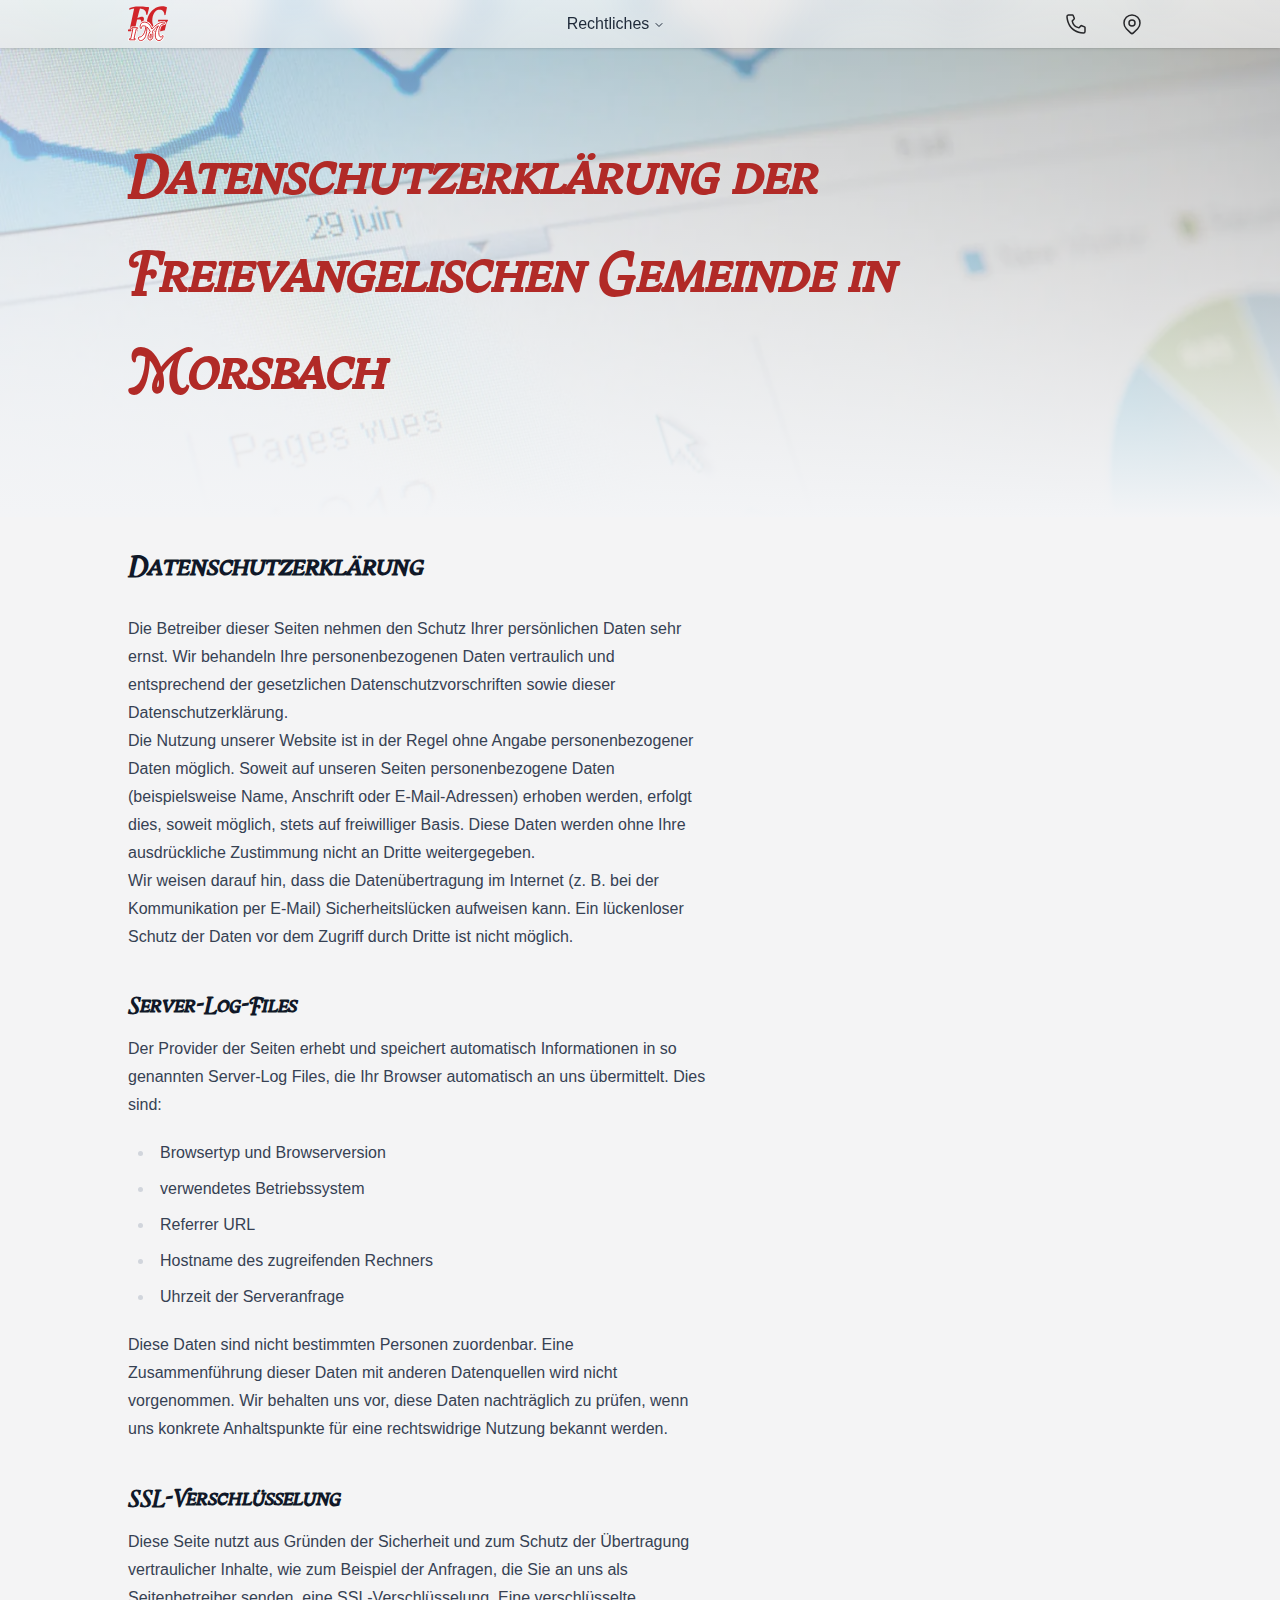
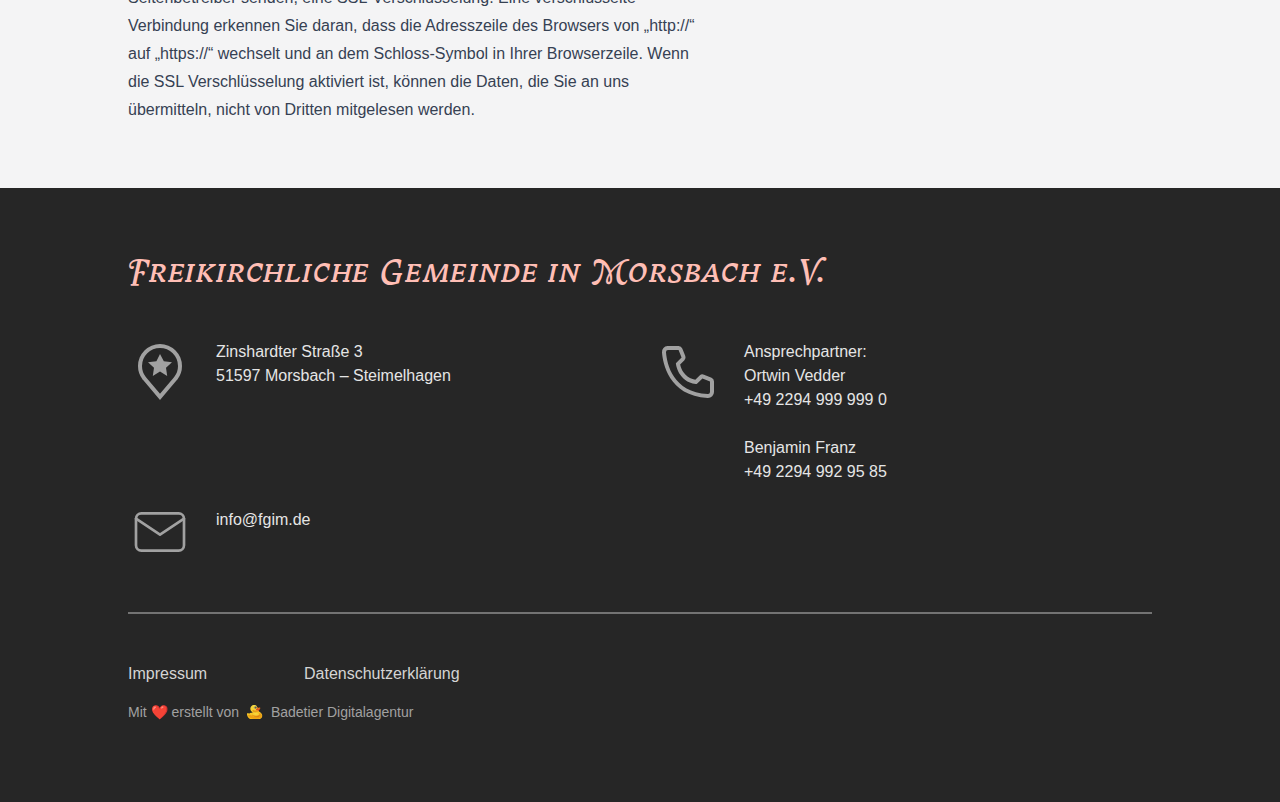
<file: datenschutz/index.html>
<!DOCTYPE html><html lang="de"> <head><meta charset="UTF-8"><meta name="viewport" content="width=device-width"><link rel="icon" type="image/svg+xml" href="/images/logos/favicon.svg"><link rel="sitemap" href="/sitemap-index.xml"><meta name="generator" content="Astro v5.7.11"><meta name="description" content="Dies ist die Datenschutzerklärung der Freievangelischen Gemeinde in Morsbach"><title>Datenschutz&amp;shy;erklärung der Freievangelischen Gemeinde in Morsbach</title><meta property="og:title" content="Datenschutz&#38;shy;erklärung der Freievangelischen Gemeinde in Morsbach"><meta property="og:description" content="Dies ist die Datenschutzerklärung der Freievangelischen Gemeinde in Morsbach"><meta property="og:image"><meta property="og:video" content="/video/video.mp4"><meta property="og:url"><meta property="og:type" content="website"><meta property="og:updated_time" content="2025-06-02T19:18:07.274Z"><meta property="og:locale" content="de_DE"><link rel="icon" type="image/png" href="/favicon-96x96.png" sizes="96x96"><link rel="icon" type="image/svg+xml" href="/favicon.svg"><link rel="shortcut icon" href="/favicon.ico"><link rel="apple-touch-icon" sizes="180x180" href="/apple-touch-icon.png"><meta name="apple-mobile-web-app-title" content="Freikirchliche Gemeinde in Morsbach"><link rel="manifest" href="/site.webmanifest"><meta content="business:business" property="og:type"><meta content="images/og/opengraph.jpg" property="og:image"><meta content="https://www.fgim.de" property="og:url"><meta content="de_DE" property="og:locale"><meta content="Zinshardter Straße 3" property="business:contact_data:street_address"><meta content="Morsbach" property="business:contact_data:locality"><meta content="51597" property="business:contact_data:postal_code"><meta content="Deutschland" property="business:contact_data:country_name"><meta content="info@zahnaerzte-schneider.de" property="business:contact_data:email"><meta content="https://www.fgim.de" property="business:contact_data:website"><meta content="50.84005613506959" property="place:location:latitude"><meta content="7.686371191584468&" property="place:location:longitude"><meta name="astro-view-transitions-enabled" content="true"><meta name="astro-view-transitions-fallback" content="animate"><script type="module" src="/_astro/ClientRouter.astro_astro_type_script_index_0_lang.BZs-2RF_.js"></script><link rel="stylesheet" href="/_astro/datenschutz.D57emo68.css"></head> <body class="text-zinc-800 font-body bg-zinc-100"> <nav x-data="{
        navigationMenuOpen: false,
        navigationMenu: '',
        navigationMenuCloseDelay: 200,
        navigationMenuCloseTimeout: null,

        navigationMenuToggle() {
            this.navigationMenuOpen = !this.navigationMenuOpen;
            if (!this.navigationMenuOpen) {
                this.navigationMenu = '';
            }
        },

        navigationMenuLeave() {
            if (window.innerWidth >= 1280) {
                let that = this;
                this.navigationMenuCloseTimeout = setTimeout(() => {
                    that.navigationMenuClose();
                }, this.navigationMenuCloseDelay);
            }
        },

        navigationMenuReposition(navElement) {
            this.navigationMenuClearCloseTimeout();
            if (window.innerWidth >= 1280) {
                const { left , width } = navElement.getBoundingClientRect();
                this.$refs.navigationDropdown.style.left = left + 'px';
                this.$refs.navigationDropdown.style.marginLeft = (width / 2) + 'px';
            }
        },

        navigationMenuClearCloseTimeout() {
            if (window.innerWidth >= 1280) {
                clearTimeout(this.navigationMenuCloseTimeout);
            }
        },

        navigationMenuClose() {
            if (window.innerWidth >= 1280) {
                this.navigationMenuOpen = false;
                this.navigationMenu = '';
            }
        }
    }" class="stripey-nav fixed z-40 w-full bg-gradient-to-b from-[#ffffffaa] to-[#f4f4f5aa]
        shadow backdrop-blur-lg transition" :class="{'from-white to-gray-100': navigationMenuOpen}"> <div class="content flex flex-row justify-between px-8 h-12
            md:max-w-screen-sm md:mx-auto md:px-0
            lg:max-w-screen-md
            xl:max-w-screen-lg xl:items-center
            2xl:max-w-screen-xl"> <div class="relative w-12 h-12"> <a href="/" x-show="!navigationMenu || window.innerWidth >= 1280" x-transition:enter="transition ease-out duration-150" x-transition:enter-start="opacity-0" x-transition:enter-end="opacity-100" x-transition:leave="transition ease-in duration-150" x-transition:leave-start="opacity-100" x-transition:leave-end="opacity-0" class="absolute top-1 left-0 logo h-10 w-10 flex items-center" aria-label="Startseite der Zahnarztpraxis Dr. Schneider" title="Startseite der Zahnarztpraxis Dr. Schneider"><svg width="1993.3" height="1768" version="1.1" viewBox="0 0 1993.3 1768" xmlns="http://www.w3.org/2000/svg">
 <g>
  <path transform="matrix(.13333 0 0 -.13333 0 1768)" d="m3391.4 8208.9c108.9 37.68 224.01 69.13 347.54 92.08 123.53 20.96 240.73 33.52 355.85 33.52 157.05 2.08 299.37-18.79 424.97-60.72 125.61-41.84 228.17-108.79 301.45-205.12 75.37-96.33 113.05-224.01 115.13-387.3 2.07-142.32 29.27-247.05 83.76-309.85 52.32-62.81 121.35-94.15 205.12-92.08 98.41 2.08 190.49 39.76 278.41 115.12 87.92 73.29 165.36 173.77 232.42 297.3 66.95 125.6 119.27 265.84 159.03 418.64 37.68 154.98 58.65 314.01 58.65 475.22-2.08 261.69-75.37 445.95-221.94 556.81-146.47 108.89-353.77 163.29-619.61 159.13-177.92-2.07-360.1-27.19-546.33-75.36-188.4-48.16-370.58-108.89-548.5-184.25-175.85-77.44-339.13-156.96-487.78-242.8 98.41 406.08 194.73 797.64 286.81 1170.2 94.16 372.69 182.08 717.99 263.77 1036.3 83.77 318.2 159.13 598.6 226.08 841.5 64.89 240.8 121.46 435.4 165.37 582 573.62-71.2 1032-203.1 1373.2-397.8 341.3-194.6 584.1-450 732.75-770.3 148.65-318.2 221.84-699.3 217.68-1143 2.08-37.7 25.12-60.8 69.14-71.2 43.91-10.4 96.22-10.4 154.88 0 60.72 10.4 115.12 29.3 163.28 54.4 48.16 27.2 77.44 56.5 90 92.1l577.77 2361.4c23.05 115.1 8.41 209.4-48.16 280.5-56.47 71.2-144.39 106.8-265.84 108.8-173.77 4.2-427.05 25.2-759.86 64.9-332.9 39.8-732.75 81.7-1201.6 121.5-468.89 39.7-996.43 62.8-1580.5 64.9-755.7-2.1-1417.2-56.5-1982.5-165.4-565.22-108.9-1023.6-259.6-1371.2-450.1-71.211-39.8-117.2-102.6-140.24-182.1-23.047-81.7-25.122-165.4-12.563-249.1 14.641-83.8 41.836-150.7 81.594-198.9 37.683-48.2 83.769-60.7 134.01-35.6 211.45 119.4 445.94 219.9 703.38 303.5 257.54 83.8 554.74 148.7 891.79 198.9l-1683.1-7837.7h-615.46v-615.47h3516.9v615.47h-904.35c58.65 345.46 129.76 715.94 211.45 1113.7 79.52 397.67 169.52 810.1 265.84 1235.1 96.34 424.98 196.82 852.03 301.45 1281.2" fill="#d12429"/>
  <path transform="matrix(.13333 0 0 -.13333 0 1768)" d="m12055 5093.9c-131.8-37.68-259.6-62.8-383-79.51-123.6-14.64-238.7-20.97-345.5-20.97-314 2.07-592.4 54.39-837.4 157.05-242.8 102.56-454.2 242.8-632.16 424.88-177.92 182.18-324.49 391.55-439.61 630.2s-200.97 496.08-255.37 770.33c-56.57 274.26-83.77 554.74-83.77 843.63 2.08 590.33 58.65 1113.7 167.45 1568 108.89 456.33 257.53 849.92 441.78 1180.7 184.16 328.6 389.38 600.8 617.58 812.2 226 211.4 460.4 368.4 699.1 471 238.6 100.5 469 150.7 686.7 150.7 332.9-2.1 619.6-56.5 860.4-161.2 240.7-106.7 437.4-251.2 592.4-435.3 157-184.3 270-395.8 345.4-632.3 75.3-238.7 110.9-489.9 110.9-755.7 2.1-31.37 16.8-54.42 48.2-66.98 31.4-14.64 69-20.97 115.1-20.97 58.7 0 115.1 12.56 169.6 35.61 52.4 20.97 83.7 52.34 94.2 90.04l489.9 2524.6c6.3 25.1 12.5 52.3 16.7 81.7 6.3 29.3 8.4 56.5 8.4 81.6-2.1 79.5-14.7 138.1-39.8 177.9s-56.6 67.1-92.1 79.6c-37.6 14.7-73.2 20.9-106.8 18.8-131.8 2.1-249.1 14.6-351.7 37.7-104.6 23-211.4 50.2-322.4 81.7-110.9 31.3-242.8 58.5-397.7 81.6-154.9 25.1-349.6 35.6-586.2 37.7-546.3-2.1-1061.3-90-1551.1-261.7-487.8-171.6-942-408.2-1358.7-713.9-418.65-305.6-793.39-661.4-1128.3-1065.5-334.98-404.1-619.72-841.5-856.29-1312.6-236.46-468.9-416.56-954.59-542.17-1454.9-125.6-500.34-188.4-1000.6-190.48-1496.8 2.08-586.18 83.77-1084.4 242.8-1496.8 159.13-412.42 383.14-747.4 669.96-1004.8 286.81-255.46 623.76-443.87 1011-563.14 387.3-119.38 808.13-177.93 1266.5-175.85 370.6 2.08 730.6 27.19 1082.3 75.36 349.6 46.09 672 100.49 965.1 163.29 293 62.8 540.1 117.2 739 163.28 200.9 48.17 334.9 73.29 404 75.36 136.1 0 232.4 25.12 290.9 73.29 58.7 50.24 94.3 121.35 111 215.6l364.3 1620.3c64.8 290.97 125.6 531.7 180 722.28 54.5 192.56 102.6 343.28 146.5 454.24 44 110.97 83.8 190.49 119.4 238.66 33.4 48.16 67 75.36 94.2 79.51 64.8 23.04 119.3 64.88 165.3 129.76 46.1 64.98 71.2 129.86 73.3 196.81 2.1 94.25-16.7 163.29-54.4 209.37-37.7 43.91-104.7 66.96-196.8 66.96h-3391.3l-125.6-615.46h1369.1l-489.9-2487" fill="#d12429"/>
  <path transform="matrix(.13333 0 0 -.13333 0 1768)" d="m3147.4 4801.4h426.64c21.15 1.5 40.88 18.15 59.03 49.96 18.16 31.74 31.74 69.55 42.32 114.93 10.58 46.89 16.65 90.78 16.65 134.67 0 42.38-4.5 75.61-15.15 102.85-9.08 27.23-25.66 40.88-48.39 42.38h-2151.4c-24.22-1.5-43.88-16.65-60.54-45.39-16.57-27.23-28.73-63.53-36.31-105.92-7.5-43.81-12.08-86.2-12.08-130.09 0-46.88 4.58-84.7 13.66-115 9.07-31.74 22.65-46.89 40.81-48.39h444.79l-771.58-3631h-444.79l-36.309-444.79h2078.7l36.32 444.79h-435.72c39.31 181.55 84.7 387.33 136.17 614.26 49.95 226.94 104.42 462.95 160.38 711.04 55.97 246.59 111.93 490.18 167.9 732.27 55.96 240.52 108.93 467.45 158.89 679.3 51.39 210.28 96.77 393.33 136.16 549.15 39.31 155.82 71.12 270.82 93.78 344.94" fill="#ffffff"/>
 </g>
 <path transform="matrix(.13333 0 0 -.13333 0 1768)" d="m3147.4 4801.4h426.64c21.15 1.5 40.88 18.15 59.03 49.96 18.16 31.74 31.74 69.55 42.32 114.93 10.58 46.89 16.65 90.78 16.65 134.67 0 42.38-4.5 75.61-15.15 102.85-9.08 27.23-25.66 40.88-48.39 42.38h-2151.4c-24.22-1.5-43.88-16.65-60.54-45.39-16.57-27.23-28.73-63.53-36.31-105.92-7.5-43.81-12.08-86.2-12.08-130.09 0-46.88 4.58-84.7 13.66-115 9.07-31.74 22.65-46.89 40.81-48.39h444.79l-771.58-3631h-444.79l-36.309-444.79h2078.7l36.32 444.79h-435.72c39.31 181.55 84.7 387.33 136.17 614.26 49.95 226.94 104.42 462.95 160.38 711.04 55.97 246.59 111.93 490.18 167.9 732.27 55.96 240.52 108.93 467.45 158.89 679.3 51.39 210.28 96.77 393.33 136.16 549.15 39.31 155.82 71.12 270.82 93.78 344.94z" fill="none" stroke="#ffffff" stroke-miterlimit="22.926" stroke-width="869.5"/>
 <path transform="matrix(.13333 0 0 -.13333 0 1768)" d="m8320.1 3848.2c-252.66-400.9-449.29-800.31-591.53-1198.2-140.73-397.9-213.35-779.15-216.35-1143.8 1.5-196.7 36.3-361.59 104.42-493.18 68.04-131.66 157.32-230 269.25-296.55 112-66.543 236.01-99.848 370.67-99.848 128.59 0 258.74 33.305 387.33 98.352 130.08 65.043 248.09 166.39 357.02 299.55 108.93 134.66 195.2 304.06 261.74 509.84 65.04 205.78 99.85 447.79 101.35 726.19 0 308.63-13.58 599.11-39.31 874.43-27.23 275.4-65.04 537.14-115 786.73 207.28 273.83 426.64 534.07 658.14 780.66 231.41 245.09 462.91 467.52 695.91 667.22 233 198.13 456.9 363.1 670.2 494.69 37.8 24.23 74.1 45.38 110.4 62.04 36.3 18.15 65.1 28.73 89.3 28.73 13.7 0 21.2-1.5 24.2-7.58 3-6 3-15.07 3-28.73 0-12.08-4.5-27.23-15.1-43.88-9.1-16.66-25.7-37.82-48.4-65.05-175.5-211.78-334.4-449.29-476.5-709.54-142.3-260.24-264.8-535.56-366.2-824.53-102.8-288.99-180-580.96-236-879.01-54.5-296.48-81.7-586.96-83.2-872.93 0-302.56 25.7-580.96 78.7-833.63 53-252.66 134.6-472.02 245.1-658.07 110.4-186.12 251.1-329.86 423.5-431.21 171-102.86 376.8-154.32 614.3-155.82 187.6 1.5 357 36.309 506.8 101.35 151.4 66.543 284.4 152.82 400.9 261.74 116.6 110.43 216.4 229.94 299.6 360.1 83.2 131.58 152.8 263.24 205.8 396.33 54.4 131.66 93.8 254.17 119.5 366.17 25.7 111.93 37.8 204.21 37.8 275.33l-181.6 118c-36.3-98.35-84.7-186.05-145.2-266.25-62-78.69-136.2-142.23-222.4-187.62-87.7-46.89-189.1-71.12-304.1-72.62-128.6 1.5-240.5 46.89-335.8 134.66-95.3 89.28-172.5 210.28-234.6 366.1-62 157.39-107.4 337.36-137.6 540.14-30.3 204.21-45.4 423.57-45.4 656.58 0 239.01 15.1 481.1 45.4 726.19 30.2 245.09 75.6 484.1 136.1 717.11 59.1 233.02 134.7 450.87 222.5 652.07 89.2 202.71 190.6 381.25 307 534.07 116.5 154.32 246.7 273.82 390.4 361.59 143.7 86.2 299.5 130.09 469 131.59 196.7 0 346.4 31.81 450.9 93.78 104.3 60.54 155.8 151.31 157.3 269.31-1.5 110.44-40.8 198.21-119.5 263.25s-187.7 98.35-325.3 99.86c-354-1.51-720.1-69.63-1099.9-202.71-379.7-133.16-758-316.21-1137.7-552.22-378.2-236.01-744.3-511.34-1096.8-823.04-352.52-311.64-677.8-647.5-977.36-1009.1-201.2 580.95-444.79 1062-730.69 1444.8-285.97 384.33-608.19 670.23-965.28 859.35-357.02 189.13-741.28 282.91-1154.3 282.91-211.78 0-411.48-36.32-599.11-107.43-186.05-72.62-351.01-178.48-493.18-320.72-143.74-140.73-255.67-316.2-335.86-524.98-81.7-208.78-122.58-450.87-124.09-726.19 1.51-140.67 21.16-269.33 59.04-385.76 36.31-116.51 78.63-208.78 128.59-278.4 48.39-69.61 92.27-105.92 130.08-107.42 36.31 0 63.55 7.57 81.7 24.23 18.15 16.65 27.23 43.88 27.23 84.69 1.5 322.29 72.62 561.3 210.28 718.62 139.24 157.39 331.36 236.01 579.46 234.51 181.54-1.5 349.51-21.15 505.33-60.54 154.32-37.81 298.05-87.7 429.64-148.24-42.39-456.87-110.43-888.08-205.78-1290.5-95.28-403.98-217.86-771.58-364.6-1102.9-146.73-331.29-319.21-617.26-517.41-856.28-196.63-240.52-419.06-425.13-664.15-555.22-246.59-130.09-515.91-196.7-807.89-198.2-81.69-1.5-142.23-36.31-183.05-102.86-40.88-66.61-62.03-154.31-62.03-260.24 0-104.43 19.65-210.28 55.96-317.71 37.81-108.93 90.77-210.28 160.39-302.55 71.11-93.851 155.81-167.97 254.17-225.43 99.85-57.54 211.78-87.774 337.36-89.274 337.36 3 635.42 87.77 895.66 257.17 260.17 167.97 484.1 406.98 671.73 715.61 187.55 308.64 341.87 673.23 461.44 1093.9 121.01 420.57 210.29 885.02 269.25 1391.8 57.54 505.33 87.77 1042.4 89.27 1606.7 181.55-134.66 346.45-290.48 494.76-465.95 148.24-177.04 279.83-366.17 396.33-567.38 118.01-202.7 219.36-408.48 307.13-618.76" fill="#ffffff"/>
 <path transform="matrix(.13333 0 0 -.13333 0 1768)" d="m8320.1 3848.2c-252.66-400.9-449.29-800.31-591.53-1198.2-140.73-397.9-213.35-779.15-216.35-1143.8 1.5-196.7 36.3-361.59 104.42-493.18 68.04-131.66 157.32-230 269.25-296.55 112-66.543 236.01-99.848 370.67-99.848 128.59 0 258.74 33.305 387.33 98.352 130.08 65.043 248.09 166.39 357.02 299.55 108.93 134.66 195.2 304.06 261.74 509.84 65.04 205.78 99.85 447.79 101.35 726.19 0 308.63-13.58 599.11-39.31 874.43-27.23 275.4-65.04 537.14-115 786.73 207.28 273.83 426.64 534.07 658.14 780.66 231.41 245.09 462.91 467.52 695.91 667.22 233 198.13 456.9 363.1 670.2 494.69 37.8 24.23 74.1 45.38 110.4 62.04 36.3 18.15 65.1 28.73 89.3 28.73 13.7 0 21.2-1.5 24.2-7.58 3-6 3-15.07 3-28.73 0-12.08-4.5-27.23-15.1-43.88-9.1-16.66-25.7-37.82-48.4-65.05-175.5-211.78-334.4-449.29-476.5-709.54-142.3-260.24-264.8-535.56-366.2-824.53-102.8-288.99-180-580.96-236-879.01-54.5-296.48-81.7-586.96-83.2-872.93 0-302.56 25.7-580.96 78.7-833.63 53-252.66 134.6-472.02 245.1-658.07 110.4-186.12 251.1-329.86 423.5-431.21 171-102.86 376.8-154.32 614.3-155.82 187.6 1.5 357 36.309 506.8 101.35 151.4 66.543 284.4 152.82 400.9 261.74 116.6 110.43 216.4 229.94 299.6 360.1 83.2 131.58 152.8 263.24 205.8 396.33 54.4 131.66 93.8 254.17 119.5 366.17 25.7 111.93 37.8 204.21 37.8 275.33l-181.6 118c-36.3-98.35-84.7-186.05-145.2-266.25-62-78.69-136.2-142.23-222.4-187.62-87.7-46.89-189.1-71.12-304.1-72.62-128.6 1.5-240.5 46.89-335.8 134.66-95.3 89.28-172.5 210.28-234.6 366.1-62 157.39-107.4 337.36-137.6 540.14-30.3 204.21-45.4 423.57-45.4 656.58 0 239.01 15.1 481.1 45.4 726.19 30.2 245.09 75.6 484.1 136.1 717.11 59.1 233.02 134.7 450.87 222.5 652.07 89.2 202.71 190.6 381.25 307 534.07 116.5 154.32 246.7 273.82 390.4 361.59 143.7 86.2 299.5 130.09 469 131.59 196.7 0 346.4 31.81 450.9 93.78 104.3 60.54 155.8 151.31 157.3 269.31-1.5 110.44-40.8 198.21-119.5 263.25s-187.7 98.35-325.3 99.86c-354-1.51-720.1-69.63-1099.9-202.71-379.7-133.16-758-316.21-1137.7-552.22-378.2-236.01-744.3-511.34-1096.8-823.04-352.52-311.64-677.8-647.5-977.36-1009.1-201.2 580.95-444.79 1062-730.69 1444.8-285.97 384.33-608.19 670.23-965.28 859.35-357.02 189.13-741.28 282.91-1154.3 282.91-211.78 0-411.48-36.32-599.11-107.43-186.05-72.62-351.01-178.48-493.18-320.72-143.74-140.73-255.67-316.2-335.86-524.98-81.7-208.78-122.58-450.87-124.09-726.19 1.51-140.67 21.16-269.33 59.04-385.76 36.31-116.51 78.63-208.78 128.59-278.4 48.39-69.61 92.27-105.92 130.08-107.42 36.31 0 63.55 7.57 81.7 24.23 18.15 16.65 27.23 43.88 27.23 84.69 1.5 322.29 72.62 561.3 210.28 718.62 139.24 157.39 331.36 236.01 579.46 234.51 181.54-1.5 349.51-21.15 505.33-60.54 154.32-37.81 298.05-87.7 429.64-148.24-42.39-456.87-110.43-888.08-205.78-1290.5-95.28-403.98-217.86-771.58-364.6-1102.9-146.73-331.29-319.21-617.26-517.41-856.28-196.63-240.52-419.06-425.13-664.15-555.22-246.59-130.09-515.91-196.7-807.89-198.2-81.69-1.5-142.23-36.31-183.05-102.86-40.88-66.61-62.03-154.31-62.03-260.24 0-104.43 19.65-210.28 55.96-317.71 37.81-108.93 90.77-210.28 160.39-302.55 71.11-93.851 155.81-167.97 254.17-225.43 99.85-57.54 211.78-87.774 337.36-89.274 337.36 3 635.42 87.77 895.66 257.17 260.17 167.97 484.1 406.98 671.73 715.61 187.55 308.64 341.87 673.23 461.44 1093.9 121.01 420.57 210.29 885.02 269.25 1391.8 57.54 505.33 87.77 1042.4 89.27 1606.7 181.55-134.66 346.45-290.48 494.76-465.95 148.24-177.04 279.83-366.17 396.33-567.38 118.01-202.7 219.36-408.48 307.13-618.76z" fill="none" stroke="#ffffff" stroke-miterlimit="22.926" stroke-width="869.5"/>
 <path transform="matrix(.13333 0 0 -.13333 0 1768)" d="m8610.5 2940.5c45.39-183.05 75.62-352.52 93.78-511.34 16.65-157.38 25.73-295.05 24.23-414.55-1.51-148.24-16.66-266.25-46.89-357.02-31.81-92.28-69.62-157.39-116.51-199.71-46.88-40.88-95.27-60.54-145.24-60.54-55.96-1.5-101.35 18.16-136.16 57.47-34.8 40.89-52.96 112-54.46 214.85 1.5 180.05 36.31 378.25 105.93 597.61 68.04 219.36 160.32 443.29 275.32 673.23" fill="#ffffff"/>
 <path transform="matrix(.13333 0 0 -.13333 0 1768)" d="m8610.5 2940.5c45.39-183.05 75.62-352.52 93.78-511.34 16.65-157.38 25.73-295.05 24.23-414.55-1.51-148.24-16.66-266.25-46.89-357.02-31.81-92.28-69.62-157.39-116.51-199.71-46.88-40.88-95.27-60.54-145.24-60.54-55.96-1.5-101.35 18.16-136.16 57.47-34.8 40.89-52.96 112-54.46 214.85 1.5 180.05 36.31 378.25 105.93 597.61 68.04 219.36 160.32 443.29 275.32 673.23z" fill="none" stroke="#ffffff" stroke-miterlimit="22.926" stroke-width="869.5"/>
 <path transform="matrix(.13333 0 0 -.13333 0 1768)" d="m3098.8 4801.4h426.63c21.16 1.5 40.89 18.15 59.04 49.96 18.16 31.74 31.74 69.55 42.32 114.93 10.58 46.89 16.65 90.78 16.65 134.67 0 42.38-4.5 75.61-15.15 102.85-9.08 27.23-25.66 40.88-48.39 42.38h-2151.4c-24.22-1.5-43.88-16.65-60.54-45.39-16.58-27.23-28.73-63.53-36.3-105.92-7.51-43.81-12.09-86.2-12.09-130.09 0-46.88 4.58-84.7 13.66-115 9.08-31.74 22.66-46.89 40.81-48.39h444.79l-771.58-3631h-444.79l-36.305-444.79h2078.7l36.31 444.79h-435.71c39.32 181.55 84.7 387.33 136.16 614.26 49.96 226.94 104.43 462.95 160.39 711.04 55.97 246.59 111.93 490.18 167.9 732.27 55.96 240.52 108.93 467.45 158.89 679.3 51.39 210.28 96.78 393.33 136.16 549.15 39.31 155.82 71.12 270.82 93.78 344.94" fill="#ffffff"/>
 <path transform="matrix(.13333 0 0 -.13333 0 1768)" d="m3098.8 4801.4h426.63c21.16 1.5 40.89 18.15 59.04 49.96 18.16 31.74 31.74 69.55 42.32 114.93 10.58 46.89 16.65 90.78 16.65 134.67 0 42.38-4.5 75.61-15.15 102.85-9.08 27.23-25.66 40.88-48.39 42.38h-2151.4c-24.22-1.5-43.88-16.65-60.54-45.39-16.58-27.23-28.73-63.53-36.3-105.92-7.51-43.81-12.09-86.2-12.09-130.09 0-46.88 4.58-84.7 13.66-115 9.08-31.74 22.66-46.89 40.81-48.39h444.79l-771.58-3631h-444.79l-36.305-444.79h2078.7l36.31 444.79h-435.71c39.32 181.55 84.7 387.33 136.16 614.26 49.96 226.94 104.43 462.95 160.39 711.04 55.97 246.59 111.93 490.18 167.9 732.27 55.96 240.52 108.93 467.45 158.89 679.3 51.39 210.28 96.78 393.33 136.16 549.15 39.31 155.82 71.12 270.82 93.78 344.94z" fill="none" stroke="#d12429" stroke-miterlimit="22.926" stroke-width="357.38"/>
 <path transform="matrix(.13333 0 0 -.13333 0 1768)" d="m8271.5 3848.2c-252.66-400.9-449.29-800.31-591.53-1198.2-140.73-397.9-213.35-779.15-216.35-1143.8 1.5-196.7 36.31-361.59 104.42-493.18 68.05-131.66 157.32-230 269.25-296.55 112-66.543 236.01-99.848 370.67-99.848 128.59 0 258.74 33.305 387.33 98.352 130.08 65.043 248.09 166.39 357.02 299.55 108.93 134.66 195.2 304.06 261.74 509.84 65.04 205.78 99.85 447.79 101.35 726.19 0 308.63-13.58 599.11-39.31 874.43-27.23 275.4-65.04 537.14-115 786.73 207.28 273.83 426.64 534.07 658.14 780.66 231.45 245.09 462.95 467.52 695.85 667.22 233.1 198.13 457 363.1 670.3 494.69 37.8 24.23 74.1 45.38 110.4 62.04 36.3 18.15 65 28.73 89.3 28.73 13.6 0 21.1-1.5 24.2-7.58 3-6 3-15.07 3-28.73 0-12.08-4.5-27.23-15.1-43.88-9.1-16.66-25.7-37.82-48.4-65.05-175.5-211.78-334.4-449.29-476.6-709.54-142.2-260.24-264.8-535.56-366.1-824.53-102.9-288.99-180.1-580.96-236-879.01-54.5-296.48-81.7-586.96-83.2-872.93 0-302.56 25.7-580.96 78.7-833.63 52.9-252.66 134.6-472.02 245-658.07 110.5-186.12 251.1-329.86 423.6-431.21 171-102.86 376.8-154.32 614.3-155.82 187.6 1.5 357 36.309 506.8 101.35 151.3 66.543 284.4 152.82 400.9 261.74 116.5 110.43 216.4 229.94 299.6 360.1 83.2 131.58 152.8 263.24 205.7 396.33 54.5 131.66 93.8 254.17 119.5 366.17 25.8 111.93 37.9 204.21 37.9 275.33l-181.6 118c-36.3-98.35-84.7-186.05-145.2-266.25-62.1-78.69-136.2-142.23-222.4-187.62-87.8-46.89-189.1-71.12-304.1-72.62-128.6 1.5-240.5 46.89-335.9 134.66-95.3 89.28-172.5 210.28-234.5 366.1-62 157.39-107.4 337.36-137.7 540.14-30.2 204.21-45.3 423.57-45.3 656.58 0 239.01 15.1 481.1 45.3 726.19 30.3 245.09 75.7 484.1 136.2 717.11 59 233.02 134.7 450.87 222.4 652.07 89.2 202.71 190.7 381.25 307.1 534.07 116.5 154.32 246.7 273.82 390.3 361.59 143.8 86.2 299.6 130.09 469 131.59 196.8 0 346.5 31.81 450.9 93.78 104.4 60.54 155.8 151.31 157.3 269.31-1.5 110.44-40.8 198.21-119.5 263.25s-187.6 98.35-325.3 99.86c-354-1.51-720.1-69.63-1099.8-202.71-379.8-133.16-758-316.21-1137.7-552.22-378.3-236.01-744.4-511.34-1096.9-823.04-352.51-311.64-677.8-647.5-977.35-1009.1-201.21 580.95-444.8 1062-730.7 1444.8-285.97 384.33-608.19 670.23-965.28 859.35-357.02 189.13-741.27 282.91-1154.3 282.91-211.78 0-411.48-36.32-599.11-107.43-186.05-72.62-351.01-178.48-493.18-320.72-143.74-140.73-255.67-316.2-335.87-524.98-81.69-208.78-122.58-450.87-124.07-726.19 1.49-140.67 21.15-269.33 59.04-385.76 36.3-116.51 78.62-208.78 128.58-278.4 48.39-69.61 92.27-105.92 130.08-107.42 36.32 0 63.55 7.57 81.7 24.23 18.16 16.65 27.23 43.88 27.23 84.69 1.5 322.29 72.62 561.3 210.28 718.62 139.24 157.39 331.37 236.01 579.46 234.51 181.54-1.5 349.51-21.15 505.33-60.54 154.32-37.81 298.05-87.7 429.64-148.24-42.39-456.87-110.43-888.08-205.78-1290.5-95.28-403.98-217.86-771.58-364.6-1102.9-146.74-331.29-319.21-617.26-517.41-856.28-196.63-240.52-419.06-425.13-664.15-555.22-246.59-130.09-515.91-196.7-807.89-198.2-81.69-1.5-142.24-36.31-183.04-102.86-40.89-66.61-62.05-154.31-62.05-260.24 0-104.43 19.66-210.28 55.97-317.71 37.81-108.93 90.77-210.28 160.39-302.55 71.12-93.851 155.82-167.97 254.17-225.43 99.85-57.54 211.78-87.774 337.36-89.274 337.37 3 635.42 87.77 895.66 257.17 260.17 167.97 484.1 406.98 671.73 715.61 187.55 308.64 341.87 673.23 461.45 1093.9 121 420.57 210.28 885.02 269.25 1391.8 57.53 505.33 87.76 1042.4 89.26 1606.7 181.55-134.66 346.45-290.48 494.76-465.95 148.24-177.04 279.83-366.17 396.33-567.38 118.01-202.7 219.36-408.48 307.13-618.76" fill="#ffffff"/>
 <path transform="matrix(.13333 0 0 -.13333 0 1768)" d="m8271.5 3848.2c-252.66-400.9-449.29-800.31-591.53-1198.2-140.73-397.9-213.35-779.15-216.35-1143.8 1.5-196.7 36.31-361.59 104.42-493.18 68.05-131.66 157.32-230 269.25-296.55 112-66.543 236.01-99.848 370.67-99.848 128.59 0 258.74 33.305 387.33 98.352 130.08 65.043 248.09 166.39 357.02 299.55 108.93 134.66 195.2 304.06 261.74 509.84 65.04 205.78 99.85 447.79 101.35 726.19 0 308.63-13.58 599.11-39.31 874.43-27.23 275.4-65.04 537.14-115 786.73 207.28 273.83 426.64 534.07 658.14 780.66 231.45 245.09 462.95 467.52 695.85 667.22 233.1 198.13 457 363.1 670.3 494.69 37.8 24.23 74.1 45.38 110.4 62.04 36.3 18.15 65 28.73 89.3 28.73 13.6 0 21.1-1.5 24.2-7.58 3-6 3-15.07 3-28.73 0-12.08-4.5-27.23-15.1-43.88-9.1-16.66-25.7-37.82-48.4-65.05-175.5-211.78-334.4-449.29-476.6-709.54-142.2-260.24-264.8-535.56-366.1-824.53-102.9-288.99-180.1-580.96-236-879.01-54.5-296.48-81.7-586.96-83.2-872.93 0-302.56 25.7-580.96 78.7-833.63 52.9-252.66 134.6-472.02 245-658.07 110.5-186.12 251.1-329.86 423.6-431.21 171-102.86 376.8-154.32 614.3-155.82 187.6 1.5 357 36.309 506.8 101.35 151.3 66.543 284.4 152.82 400.9 261.74 116.5 110.43 216.4 229.94 299.6 360.1 83.2 131.58 152.8 263.24 205.7 396.33 54.5 131.66 93.8 254.17 119.5 366.17 25.8 111.93 37.9 204.21 37.9 275.33l-181.6 118c-36.3-98.35-84.7-186.05-145.2-266.25-62.1-78.69-136.2-142.23-222.4-187.62-87.8-46.89-189.1-71.12-304.1-72.62-128.6 1.5-240.5 46.89-335.9 134.66-95.3 89.28-172.5 210.28-234.5 366.1-62 157.39-107.4 337.36-137.7 540.14-30.2 204.21-45.3 423.57-45.3 656.58 0 239.01 15.1 481.1 45.3 726.19 30.3 245.09 75.7 484.1 136.2 717.11 59 233.02 134.7 450.87 222.4 652.07 89.2 202.71 190.7 381.25 307.1 534.07 116.5 154.32 246.7 273.82 390.3 361.59 143.8 86.2 299.6 130.09 469 131.59 196.8 0 346.5 31.81 450.9 93.78 104.4 60.54 155.8 151.31 157.3 269.31-1.5 110.44-40.8 198.21-119.5 263.25s-187.6 98.35-325.3 99.86c-354-1.51-720.1-69.63-1099.8-202.71-379.8-133.16-758-316.21-1137.7-552.22-378.3-236.01-744.4-511.34-1096.9-823.04-352.51-311.64-677.8-647.5-977.35-1009.1-201.21 580.95-444.8 1062-730.7 1444.8-285.97 384.33-608.19 670.23-965.28 859.35-357.02 189.13-741.27 282.91-1154.3 282.91-211.78 0-411.48-36.32-599.11-107.43-186.05-72.62-351.01-178.48-493.18-320.72-143.74-140.73-255.67-316.2-335.87-524.98-81.69-208.78-122.58-450.87-124.07-726.19 1.49-140.67 21.15-269.33 59.04-385.76 36.3-116.51 78.62-208.78 128.58-278.4 48.39-69.61 92.27-105.92 130.08-107.42 36.32 0 63.55 7.57 81.7 24.23 18.16 16.65 27.23 43.88 27.23 84.69 1.5 322.29 72.62 561.3 210.28 718.62 139.24 157.39 331.37 236.01 579.46 234.51 181.54-1.5 349.51-21.15 505.33-60.54 154.32-37.81 298.05-87.7 429.64-148.24-42.39-456.87-110.43-888.08-205.78-1290.5-95.28-403.98-217.86-771.58-364.6-1102.9-146.74-331.29-319.21-617.26-517.41-856.28-196.63-240.52-419.06-425.13-664.15-555.22-246.59-130.09-515.91-196.7-807.89-198.2-81.69-1.5-142.24-36.31-183.04-102.86-40.89-66.61-62.05-154.31-62.05-260.24 0-104.43 19.66-210.28 55.97-317.71 37.81-108.93 90.77-210.28 160.39-302.55 71.12-93.851 155.82-167.97 254.17-225.43 99.85-57.54 211.78-87.774 337.36-89.274 337.37 3 635.42 87.77 895.66 257.17 260.17 167.97 484.1 406.98 671.73 715.61 187.55 308.64 341.87 673.23 461.45 1093.9 121 420.57 210.28 885.02 269.25 1391.8 57.53 505.33 87.76 1042.4 89.26 1606.7 181.55-134.66 346.45-290.48 494.76-465.95 148.24-177.04 279.83-366.17 396.33-567.38 118.01-202.7 219.36-408.48 307.13-618.76z" fill="none" stroke="#d12429" stroke-miterlimit="22.926" stroke-width="357.38"/>
 <path transform="matrix(.13333 0 0 -.13333 0 1768)" d="m8562 2940.5c45.39-183.05 75.62-352.52 93.78-511.34 16.65-157.38 25.73-295.05 24.23-414.55-1.5-148.24-16.66-266.25-46.89-357.02-31.81-92.28-69.62-157.39-116.51-199.71-46.88-40.88-95.27-60.54-145.23-60.54-55.97-1.5-101.36 18.16-136.17 57.47-34.8 40.89-52.96 112-54.46 214.85 1.5 180.05 36.31 378.25 105.93 597.61 68.04 219.36 160.32 443.29 275.32 673.23" fill="#ffffff"/>
 <path transform="matrix(.13333 0 0 -.13333 0 1768)" d="m8562 2940.5c45.39-183.05 75.62-352.52 93.78-511.34 16.65-157.38 25.73-295.05 24.23-414.55-1.5-148.24-16.66-266.25-46.89-357.02-31.81-92.28-69.62-157.39-116.51-199.71-46.88-40.88-95.27-60.54-145.23-60.54-55.97-1.5-101.36 18.16-136.17 57.47-34.8 40.89-52.96 112-54.46 214.85 1.5 180.05 36.31 378.25 105.93 597.61 68.04 219.36 160.32 443.29 275.32 673.23z" fill="none" stroke="#d12429" stroke-miterlimit="22.926" stroke-width="357.38"/>
</svg>
</a> <button x-show="navigationMenu && window.innerWidth < 1280" x-transition:enter="transition ease-out duration-150" x-transition:enter-start="opacity-0" x-transition:enter-end="opacity-100" x-transition:leave="transition ease-in duration-150" x-transition:leave-start="opacity-100" x-transition:leave-end="opacity-0" x-cloak @click="navigationMenu = ''" class="absolute top-1 left-0 flex flex-row gap-1 h-10 w-48 items-center"> <span class="w-8 h-8"><svg xmlns="http://www.w3.org/2000/svg" viewBox="0 0 24 24" fill="none"
     stroke="currentColor" stroke-width="1"
     stroke-linecap="round" stroke-linejoin="round"
     class="icon icon-tabler icons-tabler-outline icon-tabler-arrow-left">
    <path stroke="none" d="M0 0h24v24H0z" fill="none"/>
    <path d="M5 12l14 0"/>
    <path d="M5 12l6 6"/>
    <path d="M5 12l6 -6"/>
</svg>
</span> <span>Zurück</span> </button> </div> <div class="relative hidden xl:block"> <ul class="flex items-center justify-center flex-1 p-1 space-x-1 list-none
                rounded-full text-gray-800 group"> <li> <button :class="{'bg-gray-200': navigationMenu == 'rechtliches', 'hover:bg-primary-bright': navigationMenu != 'rechtliches'}" @pointerover="navigationMenuOpen=true; navigationMenuReposition($el); navigationMenu='rechtliches'" @pointerleave="navigationMenuLeave()" @click="navigationMenuOpen=true; navigationMenuReposition($el); navigationMenu='rechtliches'" class="inline-flex items-center justify-center h-10 px-4 py-2 transition-colors rounded-md hover:text-gray-900 focus:outline-none disabled:opacity-50 disabled:pointer-events-none group w-max"> <span>Rechtliches</span> <svg :class="{ '-rotate-180' : navigationMenuOpen==true &#38;&#38; navigationMenu == 'rechtliches'}" class="relative top-[1px] ml-1 h-3 w-3 ease-out duration-300" xmlns="http://www.w3.org/2000/svg" viewBox="0 0 24 24" fill="none" stroke="currentColor" stroke-width="2" stroke-linecap="round" stroke-linejoin="round" aria-hidden="true"> <polyline points="6 9 12 15 18 9"></polyline> </svg> </button> </li> </ul> </div> <div class="additional flex flex-row gap-x-1 xl:gap-x-4 items-center"> <a class="h-10 w-10 p-2 rounded-md hover:bg-gray-200 transition-opacity duration-200" :class="{'opacity-0 xl:opacity-100': navigationMenuOpen}" aria-label="Per Telefon anrufen" title="Per Telefon anrufen" href="tel:+492299999990"><svg xmlns="http://www.w3.org/2000/svg" viewBox="0 0 32 32" fill="currentColor" stroke-width="1">
  <path d="M26,29h-.17C6.18,27.87,3.39,11.29,3,6.23A3,3,0,0,1,5.76,3h5.51a2,2,0,0,1,1.86,1.26L14.65,8a2,2,0,0,1-.44,2.16l-2.13,2.15a9.37,9.37,0,0,0,7.58,7.6l2.17-2.15A2,2,0,0,1,24,17.35l3.77,1.51A2,2,0,0,1,29,20.72V26A3,3,0,0,1,26,29ZM6,5A1,1,0,0,0,5,6v.08C5.46,12,8.41,26,25.94,27A1,1,0,0,0,27,26.06V20.72l-3.77-1.51-2.87,2.85L19.88,22C11.18,20.91,10,12.21,10,12.12l-.06-.48,2.84-2.87L11.28,5Z" transform="translate(0)"/>
</svg>
</a> <a class="h-10 w-10 p-2 rounded-md hover:bg-gray-200 transition-opacity duration-200" :class="{'opacity-0 xl:opacity-100': navigationMenuOpen}" aria-label="Öffnen in Navigation" title="Öffnen in Navigation" target="_blank" href="https://maps.app.goo.gl/Uwxy9gwSQiaUBEjKA"><svg  xmlns="http://www.w3.org/2000/svg" viewBox="0 0 24 24"  fill="none"  stroke="currentColor"
      stroke-width="1.5"  stroke-linecap="round"  stroke-linejoin="round" >
    <path stroke="none" d="M0 0h24v24H0z" fill="none"/>
    <path d="M9 11a3 3 0 1 0 6 0a3 3 0 0 0 -6 0" />
    <path d="M17.657 16.657l-4.243 4.243a2 2 0 0 1 -2.827 0l-4.244 -4.243a8 8 0 1 1 11.314 0z" />
</svg>
</a> </div> <button @pointerdown="navigationMenuToggle" href="" class="flex flex-row gap-3 no-underline items-center
                xl:hidden">
Menü
<div class="button relative w-5 h-5"> <div class="absolute top-1.5 h-px bg-primary-dark w-full transition-all" :class="{'translate-y-1 rotate-45': navigationMenuOpen == true}"></div> <div class="absolute top-3.5 h-px bg-primary-dark w-full transition-all" :class="{'-translate-y-1 -rotate-45': navigationMenuOpen == true}"></div> </div> </button> <div class="background-thing absolute -z-10 top-0 left-0 w-screen h-screen opacity-0
                -translate-y-full transition duration-300
                bg-gradient-to-b from-white to-gray-200 backdrop-blur-lg pointer-events-none
                xl:hidden" :class="{'translate-y-0 opacity-100 border-t border-t-gray-200 -z-10': navigationMenuOpen}" x-cloak></div> <ul class="menu-mobile-content
           absolute w-full top-16 left-0 px-8 opacity-0 pointer-events-auto
           transition-opacity duration-100 text-2xl z-10
            xl:hidden" :class="{'opacity-100 pointer-events-auto': navigationMenuOpen}"> <li class="py-4 border-b border-b-gray-300 cursor-pointer group
                        transition-opacity delay-[0ms]
                        hover:text-primary" :class="{'opacity-0': !navigationMenuOpen, 'opacity-100': navigationMenuOpen}" @pointerdown="navigationMenuOpen=true; navigationMenuReposition($el); navigationMenu='rechtliches'"> <div class="flex flex-row items-center place-content-between"> <span>Rechtliches</span> <span class="inline-block border-t border-r border-t-gray-400 border-r-gray-400 rotate-45 h-4 w-4
                        group-hover:border-t-primary group-hover:border-r-primary-dark
                        "></span> </div> </li> </ul> <div x-ref="navigationDropdown" x-show="navigationMenuOpen" x-transition:enter="transition ease-out" x-transition:enter-start="opacity-0 translate-x-full xl:-translate-x-1/2 xl:scale-90" x-transition:enter-end="opacity-100 translate-x-0 xl:-translate-x-1/2 xl:scale-100" x-transition:leave="transition ease-in" x-transition:leave-start="opacity-100 translate-x-0 xl:-translate-x-1/2 xl:scale-100" x-transition:leave-end="opacity-0 translate-x-full xl:-translate-x-1/2 xl:scale-90" @pointerover="navigationMenuClearCloseTimeout()" @pointerleave="navigationMenuLeave()" class="absolute left-0 top-12 pt-3 duration-200 z-10
                xl-ease-out xl:-translate-x-1/2 xl:translate-y-11 xl:top-0" x-cloak> <div class="navigation-content flex justify-center w-screen h-full overflow-hidden transition duration-200 bg-white
                backdrop-blur-lg
                xl:transition-x-0 xl:w-auto xl:h-auto xl:rounded-xl xl:shadow-md xl:border xl:border-gray-200/70" :class="{'translate-x-0': navigationMenu, 'translate-x-full': !navigationMenu}"> <div x-show="navigationMenu == 'leistungen'" r-transition:enter="ease-out" r-transition:enter-start="opacity-50 translate-x-full xl:opacity-100 xl:translate-x-0" r-transition:enter-end="opacity-100 translate-x-0" r-transition:leave="ease-in" r-transition:leave-start="opacity-100 translate-x-0" r-transition:leave-end="opacity-50 translate-x-full xl:translate-x-0 xl:opacity-100" :class="{ }" class="transition w-full max-h-[calc(100svh_-_4rem)] duration-300 overflow-x-hidden
                        overflow-y-auto
                        md:max-w-screen-sm
                        lg:max-w-screen-md
                        xl:overflow-y-hidden"> <div class="flex flex-wrap items-start justify-center p-4 md:items-stretch md:flex-nowrap"> <div class="flex flex-col gap-y-2 w-full md:w-72"> <a href="/leistungen/prophylaxe" @click="navigationMenuClose()" class="grid grid-cols-3 gap-x-4 px-3.5 py-2 text-sm rounded hover:bg-gray-100"> <span class="float-left row-span-2"><svg class="link rounded-lg" preserveAspectRatio="xMidYMid"
     version="1.1" viewBox="0 0 32 32"
     xmlns="http://www.w3.org/2000/svg"
     xmlns:xlink="http://www.w3.org/1999/xlink">
    <defs>
        <linearGradient id="plx-a">
            <stop stop-color="#f5f4ef" offset="0"/>
            <stop stop-color="#f3ecef" offset="1"/>
        </linearGradient>
        <linearGradient id="plx-f" x1="11.792" x2="11.744" y1="18.135" y2="9.3293"
                        gradientTransform="translate(.86617 .43308)" gradientUnits="userSpaceOnUse">
            <stop stop-color="#4a2880" offset="0"/>
            <stop stop-color="#a281d8" offset="1"/>
        </linearGradient>
        <linearGradient id="plx-e" x1="21.005" x2="20.966" y1="23.055" y2="7.1753" gradientTransform="translate(0 .43308)"
                        gradientUnits="userSpaceOnUse" xlink:href="#plx-a"/>
        <linearGradient id="plx-d" x1="18.283" x2="18.159" y1="6.9687" y2="13.288" gradientUnits="userSpaceOnUse"
                        xlink:href="#a"/>
        <linearGradient id="plx-c" x1="3.0481" x2="3" y2="32" gradientUnits="userSpaceOnUse">
            <stop stop-color="#fa8399" offset="0"/>
            <stop stop-color="#f5e597" offset="1"/>
        </linearGradient>
        <linearGradient id="plx-b" x1="32" x2="0" y1="32" gradientTransform="translate(-32,-32)"
                        gradientUnits="userSpaceOnUse">
            <stop stop-color="#f8f489" offset="0"/>
            <stop stop-color="#23b2f1" offset="1"/>
        </linearGradient>
    </defs>
    <g>
        <rect width="32" height="32" fill="url(#plx-c)"/>
        <rect transform="scale(-1)" x="-32" y="-32" width="32" height="32" fill="url(#plx-b)"/>
        <path transform="matrix(1.1159 0 0 1.1159 -2.2819 -.72738)"
              d="m23.002 10.009a3.3203 3.3203 0 1 1-6.6406 0 3.3203 3.3203 0 1 1 6.6406 0z" fill="url(#plx-d)"
              opacity=".44961"/>
        <path d="m14.436 7.1218-4.4338 3.1752c-0.37429 0.23818-0.27221 0.42156 0 0.65974 0 0 2.5149 2.6963 2.6938 2.9187s0.40191 0.57302 0.40204 0.86983c5.23e-4 1.1684-0.06177 2.6198-0.06177 2.6198l1.034 1.966 0.09624 5.1021h-3.8297v-5l1.1701-2.0681 0.18408-2.2492c-0.06807-0.30624 0.07645-0.51259-0.16173-0.81883 0 0-2.2092-2.5213-2.5776-2.9203s-0.68222-1.0858-0.19832-1.5187c0.4839-0.43284 3.5901-2.3917 3.5901-2.3917z"
              fill="url(#plx-f)"/>
        <path d="m19.719 6.1518c-2.3963 0-4.3438 1.9474-4.3438 4.3438 0 2.2142 1.6693 4.0158 3.8125 4.2812l-0.0625 2.6562-0.71875 2.0938-0.125 4.9688h2.8438l0.03125-4.875-0.71875-2.1875-0.09375-2.6562c2.1033-0.30563 3.75-2.0987 3.75-4.2812 0-2.3963-1.9787-4.3438-4.375-4.3438zm0 1c1.8559 0 3.375 1.4879 3.375 3.3438s-1.5191 3.3438-3.375 3.3438-3.3438-1.4879-3.3438-3.3438 1.4879-3.3438 3.3438-3.3438z"
              color="#000000" fill="url(#plx-e)" style="block-progression:tb;text-indent:0;text-transform:none"/>
    </g>
</svg>
</span> <span class="block mb-1 font-medium col-start-2 col-span-2">Prophylaxe</span> <span class="block leading-5 col-start-2 col-span-2 text-sm text-gray-500">Denn Vorbeugen ist besser als Heilen.</span> </a> <a href="/leistungen/zahnerhaltung" @click="navigationMenuClose()" class="grid grid-cols-3 gap-x-4 px-3.5 py-2 text-sm rounded hover:bg-gray-100"> <span class="float-left row-span-2"><svg class="link rounded-lg"
     preserveAspectRatio="xMidYMid" version="1.1"
     viewBox="0 0 32 32" xmlns="http://www.w3.org/2000/svg"
     xmlns:xlink="http://www.w3.org/1999/xlink">
    <defs>
        <linearGradient id="zeh-b" x1="16.216" x2="16.163" y1="9.0115" y2="6.6536"
                        gradientTransform="translate(-.2406 .43308)" gradientUnits="userSpaceOnUse">
            <stop stop-color="#4a2880" offset="0"/>
            <stop stop-color="#7948c6" offset="1"/>
        </linearGradient>
        <linearGradient id="zeh-c" x1="16" x2="16" y1="24" y2="8" gradientTransform="translate(-.2406 .28872)"
                        gradientUnits="userSpaceOnUse">
            <stop stop-color="#f3ecef" offset="0"/>
            <stop stop-color="#fff" offset="1"/>
        </linearGradient>
        <linearGradient id="zeh-a" x2="32" y2="32" gradientUnits="userSpaceOnUse">
            <stop stop-color="#c3df81" offset="0"/>
            <stop stop-color="#7b9f28" offset="1"/>
        </linearGradient>
    </defs>
    <g>
        <rect width="32" height="32" fill="url(#zeh-a)"/>
        <path d="m12.181 6.3565c-1.7106 0.040538-2.773 0.97164-2.8139 3.5519-0.04006 2.5272 1.0476 4.4706 1.0954 5.9072 0.04776 1.4366-0.07832 4.8793 1.4605 9.8844 0.05138 0.16705 0.40441 0.59227 0.67809 0.50856 0.88468-0.27058 0.83619-1.522 0.9128-2.6211 0.15379-2.8653 0.83594-4.9389 2.5167-6.0115 2.2151 1.4597 2.3575 3.8216 2.5037 6.0115 0.07663 1.099 0.02813 2.3505 0.91281 2.6211 0.27368 0.0837 0.62673-0.34152 0.67809-0.50856 1.5388-5.0051 1.4128-8.4478 1.4605-9.8844 0.04776-1.4366 1.1354-3.38 1.0954-5.9072-0.0409-2.5802-1.5364-3.4151-3.247-3.4556-0.77737-0.036271-0.12521 2.1516-0.72286 3.1142-0.5975 0.96237-1.748 0.99205-2.7113 1-1.0085 0.0083-2.4891-0.08155-2.8556-1-0.39847-0.99849-0.0068-3.2331-0.9633-3.2104z"
              fill="url(#zeh-c)"/>
        <path d="m13.626 6.6632c0.81804 0.28872 4.182 0.25113 4.7594-0.085714-0.04812 1.0586 0.05383 1.7426-0.4812 2.3263-0.45325 0.49453-1.2421 0.57557-1.9278 0.57744-0.68569 0.0019-1.3388-0.13623-1.7624-0.58797-0.52586-0.56077-0.49173-1.2677-0.58797-2.2301z"
              fill="url(#zeh-b)"/>
    </g>
</svg>
</span> <span class="block mb-1 font-medium col-start-2 col-span-2">Zahnerhaltung</span> <span class="block leading-5 col-start-2 col-span-2 text-sm text-gray-500 ">Natürlichkeit möglichst lange bewahren.</span> </a> <a href="/leistungen/kieferorthopaedie" @click="navigationMenuClose()" class="grid grid-cols-3 gap-x-4 px-3.5 py-2 text-sm rounded hover:bg-gray-100"> <span class="float-left row-span-2"><svg class="rounded-lg" version="1.1" viewBox="0 0 32 32"
     xmlns="http://www.w3.org/2000/svg"
     xmlns:xlink="http://www.w3.org/1999/xlink">
    <defs>
        <linearGradient id="kfo-g" x1="32" x2="0" y1="32"
                        gradientUnits="userSpaceOnUse">
            <stop stop-color="#6d61ea" offset="0"/>
            <stop stop-color="#80d8fa" offset="1"/>
        </linearGradient>
        <linearGradient id="kfo-a">
            <stop stop-color="#f3ecef" offset="0"/>
            <stop stop-color="#fff" offset="1"/>
        </linearGradient>
        <linearGradient id="kfo-f" x1="16" x2="16" y1="19" y2="13" gradientTransform="translate(3 -4.8e-7)"
                        gradientUnits="userSpaceOnUse" xlink:href="#kfo-a"/>
        <linearGradient id="kfo-e" x1="16" x2="16" y1="19" y2="13" gradientTransform="translate(-3 -4.8e-7)"
                        gradientUnits="userSpaceOnUse" xlink:href="#kfo-a"/>
        <linearGradient id="kfo-d" x1="16" x2="16" y1="19" y2="13" gradientTransform="matrix(.83333 0 0 .875 11.167 1.2679)"
                        gradientUnits="userSpaceOnUse" xlink:href="#kfo-a"/>
        <linearGradient id="kfo-c" x1="16" x2="16" y1="19" y2="13" gradientTransform="matrix(.83333 0 0 .875 -5.8333 1)"
                        gradientUnits="userSpaceOnUse" xlink:href="#kfo-a"/>
        <linearGradient id="kfo-b" x1="12.867" x2="12.596" y1="16.728" y2="13.959" gradientUnits="userSpaceOnUse">
            <stop stop-color="#4a2880" offset="0"/>
            <stop stop-color="#7948c6" offset="1"/>
        </linearGradient>
    </defs>
    <g>
        <rect width="32" height="32" fill="url(#kfo-g)"/>
        <path d="m19 12c2.848 0 3 2 3 8h-6c0-6 0.152-8 3-8z" fill="url(#kfo-f)"/>
        <path d="m13 12c2.848 0 3 2 3 8h-6c0-6 0.152-8 3-8z" fill="url(#kfo-e)"/>
        <path d="m24.5 11.768c2.3733 0 2.5 1.75 2.5 7h-5c0-5.25 0.12667-7 2.5-7z" fill="url(#kfo-d)"/>
        <path d="m7.5 11.5c2.3733 0 2.5 1.75 2.5 7h-5c0-5.25 0.12667-7 2.5-7z" fill="url(#kfo-c)"/>
        <path d="m7.1562 14.312c-0.73981 0-1.3438 0.60394-1.3438 1.3438s0.60394 1.3438 1.3438 1.3438c0.48799 0 0.89082-0.26629 1.125-0.65625h3.5312c0.23418 0.38996 0.63701 0.65625 1.125 0.65625s0.92207-0.26629 1.1562-0.65625h3.9688c0.23418 0.38996 0.63701 0.65625 1.125 0.65625s0.92207-0.26629 1.1562-0.65625h2.9688c0.23371 0.39195 0.66676 0.65625 1.1562 0.65625 0.73981 0 1.3438-0.60394 1.3438-1.3438s-0.60394-1.3438-1.3438-1.3438c-0.5437 0-1.0088 0.31587-1.2188 0.78125h-2.8438c-0.21242-0.45921-0.67954-0.78125-1.2188-0.78125s-0.97508 0.32204-1.1875 0.78125h-3.8438c-0.21242-0.45921-0.67954-0.78125-1.2188-0.78125s-0.97508 0.32204-1.1875 0.78125h-3.4062c-0.21242-0.45921-0.64829-0.78125-1.1875-0.78125z"
              fill="url(#kfo-b)"/>
    </g>
</svg>
</span> <span class="block mb-1 font-medium col-start-2 col-span-2">Kieferorthopädie</span> <span class="block leading-5 col-start-2 col-span-2 text-sm text-gray-500 ">Gerade Zähne und ein harmonischer Biss.</span> </a> </div> <div class="flex flex-col gap-y-2 w-full md:w-72"> <a href="/leistungen/kinderzahnheilkunde" @click="navigationMenuClose()" class="grid grid-cols-3 gap-x-4 px-3.5 py-2 text-sm rounded hover:bg-gray-100"> <span class="float-left row-span-2"><svg class="link rounded-lg" version="1.1" viewBox="0 0 32 32"
     xmlns="http://www.w3.org/2000/svg"
     xmlns:xlink="http://www.w3.org/1999/xlink">
 <defs>
  <linearGradient id="kzh-b">
   <stop stop-color="#f3ecef" offset="0"/>
   <stop stop-color="#ffffff" offset="1"/>
  </linearGradient>
  <linearGradient id="kzh-a">
   <stop stop-color="#4a2880" offset="0"/>
   <stop stop-color="#7948c6" offset="1"/>
  </linearGradient>
  <linearGradient id="kzh-k" x1="32" x2="0" y1="32" gradientUnits="userSpaceOnUse">
   <stop stop-color="#e560f0" offset="0"/>
   <stop stop-color="#f8cc89" offset="1"/>
  </linearGradient>
  <radialGradient id="kzh-c" cx="4" cy="16" r="3" gradientTransform="matrix(.8754 0 0 .8754 2.8892 1.2041)" gradientUnits="userSpaceOnUse" xlink:href="#kzh-b"/>
  <linearGradient id="kzh-j" x1="8" x2="8" y1="9" y2="3" gradientTransform="matrix(.8754 0 0 .8754 2.9582 1.7853)" gradientUnits="userSpaceOnUse" xlink:href="#kzh-a"/>
  <linearGradient id="kzh-i" x1="4.5674" x2="3.7893" y1="18.64" y2="14.644" gradientTransform="matrix(.8754 0 0 .8754 22.435 .8118)" gradientUnits="userSpaceOnUse" xlink:href="#kzh-b"/>
  <linearGradient id="kzh-h" x1="12.848" x2="12.871" y1="20.709" y2="8.1516" gradientTransform="matrix(.8754 0 0 .8754 3.1349 1.8737)" gradientUnits="userSpaceOnUse" xlink:href="#kzh-b"/>
  <linearGradient id="kzh-g" x1="12.338" x2="12.291" y1="14.105" y2="11.562" gradientTransform="matrix(.83734 0 0 .83734 3.2515 4.6371)" gradientUnits="userSpaceOnUse" xlink:href="#kzh-a"/>
  <linearGradient id="kzh-f" x1="12.338" x2="12.291" y1="14.105" y2="11.562" gradientTransform="matrix(.83734 0 0 .83734 8.7755 4.4722)" gradientUnits="userSpaceOnUse" xlink:href="#kzh-a"/>
  <linearGradient id="kzh-e" x1="16.383" x2="16.383" y1="1043.1" y2="1041.3" gradientTransform="matrix(.8754 0 0 .8754 1.8391 -890.71)" gradientUnits="userSpaceOnUse" xlink:href="#kzh-a"/>
  <linearGradient id="kzh-d" x1="16.152" x2="17.612" y1="22.629" y2="22.629" gradientTransform="matrix(.8754 0 0 .8754 1.9215 2.4316)" gradientUnits="userSpaceOnUse" xlink:href="#kzh-b"/>
 </defs>
 <rect width="32" height="32" fill="url(#kzh-k)"/>
 <g transform="matrix(.96779 0 0 1 .35669 0)">
  <path d="m9.017 15.211a2.6262 2.6262 0 0 1-5.2524 0 2.6262 2.6262 0 1 1 5.2524 0z" fill="url(#kzh-c)"/>
  <path d="m12.315 10.539s-2.0179-0.82025-2.8594-1.4884c-0.72206-0.57339-1.6417-1.1919-1.8-2.1003-0.13518-0.77561 0.1732-1.7885 0.83969-2.2077 0.7166-0.45066 1.8975-0.34753 2.5305 0.21447 0.37573 0.33362 0.46102 0.99892 0.30423 1.4763-0.13969 0.42536-0.99816 0.89851-0.99816 0.89851" fill="none" stroke="url(#kzh-j)" stroke-width=".8754px"/>
  <g>
   <path d="m28.563 14.818a2.6262 2.6262 0 0 1-5.2524 0 2.6262 2.6262 0 1 1 5.2524 0z" fill="url(#kzh-i)"/>
   <path d="m25.02 15.88a8.754 8.754 0 0 1-17.508 0 8.754 8.754 0 1 1 17.508 0z" fill="url(#kzh-h)"/>
   <path d="m15.278 15.305a1.8139 1.8139 0 0 1-3.6277 0 1.8139 1.8139 0 1 1 3.6277 0z" fill="url(#kzh-g)"/>
   <path d="m20.802 15.14a1.8139 1.8139 0 0 1-3.6277 0 1.8139 1.8139 0 1 1 3.6277 0z" fill="url(#kzh-f)"/>
   <path d="m12.508 19.45s2.4975 0.83548 3.7895 0.81622c1.5411-0.02276 4.4891-1.1077 4.4891-1.1077s-1.0252 2.7993-2.2154 3.498c-1.2085 0.70951-2.974 0.91628-4.1976 0.23321-1.1389-0.6358-1.8656-3.4397-1.8656-3.4397z" fill="url(#kzh-e)"/>
   <path d="m16.185 23.127-0.11922-0.94859s-0.11558-0.36145-0.0045-0.47368c0.09671-0.09761 0.41224 0 0.41224 0l0.39163-0.04114s0.36476-0.07353 0.47408 0.04114c0.13234 0.13919 0.02107 0.57575 0.02107 0.57575l-0.06228 0.70216z" fill="url(#kzh-d)"/>
  </g>
 </g>
</svg>
</span> <span class="block mb-1 font-medium col-start-2 col-span-2">Kinderzähne</span> <span class="block leading-5 col-start-2 col-span-2 text-sm text-gray-500 ">Ab dem ersten Zahn bestens versorgt.</span> </a> <a href="/leistungen/zahnersatz" @click="navigationMenuClose()" class="grid grid-cols-3 gap-x-4 px-3.5 py-2 text-sm rounded hover:bg-gray-100"> <span class="float-left row-span-2"><svg class="link rounded-lg" preserveAspectRatio="xMidYMid"
     version="1.1" viewBox="0 0 32 32"
     xmlns="http://www.w3.org/2000/svg"
     xmlns:xlink="http://www.w3.org/1999/xlink">
    <defs>
        <linearGradient id="linearGradient5070_zahnersatz" x2="32" y2="32" gradientUnits="userSpaceOnUse">
            <stop stop-color="#f6fda8" offset="0"/>
            <stop stop-color="#f64141" offset="1"/>
        </linearGradient>
        <linearGradient id="zes-b" x1="16.561" x2="16.546" y1="20.355" y2="7.7955" gradientUnits="userSpaceOnUse">
            <stop stop-color="#f3ecef" offset="0"/>
            <stop stop-color="#fff" offset="1"/>
        </linearGradient>
        <linearGradient id="zes-a" x1="16.561" x2="16.546" y1="20.355" y2="7.7955" gradientUnits="userSpaceOnUse">
            <stop stop-color="#4a2880" offset="0"/>
            <stop stop-color="#7948c6" offset="1"/>
        </linearGradient>
    </defs>
    <g>
        <rect width="32" height="32" fill="url(#linearGradient5070_zahnersatz)"/>
        <path d="m13.963 14.437c0.0048 0.66461-1.5113 1.6601-2.5552 1.4717-0.57922-0.10454-1.0226-0.63875-1.0053-0.12058 0.04825 1.452-0.07917 4.9317 1.4762 9.9906 0.05194 0.16884 0.40875 0.59864 0.68538 0.51403 0.89418-0.27349 0.84517-1.5384 0.92261-2.6492 0.15544-2.896 0.84492-4.9919 2.5438-6.0761 2.2389 1.4754 2.3828 3.8626 2.5306 6.0761 0.07745 1.1108 0.02843 2.3757 0.92261 2.6492 0.27662 0.0846 0.63346-0.34518 0.68537-0.51403 1.5553-5.0589 1.5717-9.1333 1.5724-9.7019s-0.55911-0.0656-1.3466-0.02818c-1.0311 0.049-2.2375-0.71066-2.2717-1.5435-0.03416-0.83283-0.07685-1.1772-0.12497-1.8509-0.7218-0.09624-1.5188-0.03591-1.9631-0.04909s-1.3874 0.02492-1.9649 0.12116c0 0.81804-0.11192 1.046-0.10713 1.7106z"
              fill="url(#zes-b)"/>
        <path d="m12.577 6.3243c-1.729 0.040948-3.2406 0.88481-3.2819 3.4928-0.040491 2.5544 0.4689 2.9509 0.81841 4.2864 0.34952 1.3355 2.8366 1.7782 3.036-0.51753 0.01108-1.5487 0.58966-1.8415 2.9769-1.8415 2.3872 0 2.8159-0.08323 2.9637 2.1302 0.48107 2.1204 2.4465 1.7871 2.7954 0.66189 0.38511-1.2596 0.90701-2.1651 0.86654-4.7195-0.04134-2.608-1.5529-3.4518-3.2819-3.4928-1.8561-0.04397-2.0125 0.65663-3.3873 0.69855-0.04418 0-0.07678 0.00128-0.11862 0-1.3748-0.041909-1.5313-0.74254-3.3873-0.69855z"
              fill="url(#zes-a)"/>
    </g>
</svg>
</span> <span class="block mb-1 font-medium col-start-2 col-span-2">Zahnersatz</span> <span class="block leading-5 col-start-2 col-span-2 text-sm text-gray-500">Wiederherstellung von Funktion und Ästhetik.</span> </a> <a href="/leistungen/oralchirurgie" @click="navigationMenuClose()" class="grid grid-cols-3 gap-x-4 px-3.5 py-2 text-sm rounded hover:bg-gray-100"> <span class="float-left row-span-2"><svg class="link rounded-lg" preserveAspectRatio="xMidYMid"
     version="1.1" viewBox="0 0 32 32"
     xmlns="http://www.w3.org/2000/svg"
     xmlns:xlink="http://www.w3.org/1999/xlink">
    <defs>
        <linearGradient id="oc-a">
            <stop stop-color="#4a2880" offset="0"/>
            <stop stop-color="#7948c6" offset="1"/>
        </linearGradient>
        <linearGradient id="linearGradient5256_bu" x1="32" x2="0" y1="32" gradientUnits="userSpaceOnUse">
            <stop stop-color="#c3df81" offset="0"/>
            <stop stop-color="#e6f2ca" offset="1"/>
        </linearGradient>
        <linearGradient id="oc-f" x1="16" x2="16" y1="13" y2="7" gradientUnits="userSpaceOnUse">
            <stop stop-color="#f3ecef" offset="0"/>
            <stop stop-color="#fff" offset="1"/>
        </linearGradient>
        <linearGradient id="oc-e" x1="16" x2="16" y1="19" y2="17" gradientUnits="userSpaceOnUse" xlink:href="#oc-a"/>
        <linearGradient id="oc-d" x1="15.829" x2="15.883" y1="27.914" y2="25.989"
                        gradientTransform="translate(.04812 -1.2511)" gradientUnits="userSpaceOnUse" xlink:href="#oc-a"/>
        <linearGradient id="oc-c" x1="16" x2="16" y1="19" y2="17" gradientTransform="matrix(.79646 0 0 1 3.1202 2.6737)"
                        gradientUnits="userSpaceOnUse" xlink:href="#oc-a"/>
        <linearGradient id="oc-b" x1="16" x2="16" y1="19" y2="17" gradientTransform="matrix(.60176 0 0 1 6.2629 5.2722)"
                        gradientUnits="userSpaceOnUse" xlink:href="#oc-a"/>
    </defs>
    <g>
        <rect width="32" height="32" fill="url(#linearGradient5256_bu)"/>
        <path d="m12.588 6.2824c-1.7205 0.040746-3.2245 0.88043-3.2656 3.4755-0.040282 2.5417 1.2803 6.1644 1.2803 6.1644 3.081 0.089303 3.284 0.077703 5.3976 0.077703s0.89146-0.03305 5.5663-0.03305c0.41866-0.70792 1.1866-3.6673 1.1463-6.209-0.04114-2.5951-1.5452-3.4347-3.2656-3.4755-1.8469-0.043753-2.0026 0.65338-3.3706 0.6951-0.04396 0-0.0764 0.00128-0.11803 0-1.368-0.041702-1.5237-0.73887-3.3706-0.6951z"
              fill="url(#oc-f)"/>
        <path d="m12.048 16.796v1.125h-1.3438l0.875 0.96875h9.125l0.875-0.96875h-1.3125l-0.0625-1.125h-8.1562z"
              fill="url(#oc-e)"/>
        <path d="m14.048 24.749h4s-0.79815 2-2 2-2-2-2-2z" fill="url(#oc-d)"/>
        <path d="m12.716 19.469v1.125h-1.0702l0.6969 0.96875h7.2677l0.6969-0.96875h-1.0453l-0.04978-1.125h-6.4961z"
              fill="url(#oc-c)"/>
        <path d="m13.513 22.068v1.125h-0.80862l0.52654 0.96875h5.4911l0.52654-0.96875h-0.78981l-0.03761-1.125h-4.9081z"
              fill="url(#oc-b)"/>
    </g>
</svg>
</span> <span class="block mb-1 font-medium col-start-2 col-span-2">Oralchirurgie</span> <span class="block leading-5 col-start-2 col-span-2 text-sm text-gray-500">Schonende Eingriffe für nachhaltige Lösungen.</span> </a> </div> </div> <div class="w-full px-8"> <a href="/service-plus" class="flex flex-row items-center gap-x-4 pl-8 pr-0 py-4 border border-primary-lightest rounded-md hover:bg-gray-100"> <div class="flex flex-col items-start justify-start"> <strong class="font-medium text-primary">Service+</strong> <span class="block text-xs text-gray-500
                                    xl:w-96">
Das Extra mehr an Service, das es Ihnen leichter macht.
</span> </div> <div class="flex flex-col items-center gap-y-2 pr-4"> <strong class="text-primary-light text-4xl">→</strong> <span class="block text-xs text-primary-light
                                    xl:max-w-96">Mehr erfahren</span> </div> </a> </div> <div class="flex flex-col border-t border-t-gray-300  w-full mt-4 gap-2 px-8 py-4
                        xl:bg-gray-100 xl:shadow-inner"> <strong class="text-primary-dark font-medium">Alles aus einer Hand</strong> <p class="max-w-lg text-xs text-gray-600">Wir bieten die gesamte Bandbreite der
                            zahnärztlichen Dienstleistungen an.
                            Dadurch können wir Sie ganzheitlich beraten und behandeln.
                            Ausserdem gewinnen Sie Zeit und weniger Überweisungen.</p> </div> </div> <div x-show="navigationMenu == 'ueber-uns'" x-data="{hovered: null}" class="flex flex-wrap items-start justify-center w-full max-w-2xl py-6 gap-x-3
                        xl:items-stretch xl:flex-nowrap xl:p-6"> <div class="w-full rounded-md xl:flex-shrink-0 xl:w-64"> <img src="/images/menu/team.webp" loading="lazy" x-show="hovered == 'zahnaerzte'" class="object-cover rounded w-24 aspect-square xl:h-[21rem] xl:w-64"> <img src="/images/menu/pexels-karolina-grabowska-4202927.webp" loading="lazy" x-show="hovered == 'philosophie'" class="object-cover rounded w-24 aspect-square xl:h-[21rem] xl:w-64"> <img src="/images/menu/behandlungsraum.webp" loading="lazy" x-show="hovered == 'praxis'" class="object-cover rounded w-24 aspect-square xl:h-[21rem] xl:w-64"> <img src="/images/menu/schreibtisch-behandlungsraum_portrait.webp" loading="lazy" x-show="hovered == 'jobs'" class="object-cover rounded w-24 aspect-square xl:h-[21rem] xl:w-64"> <div x-show="hovered == null" class="flex items-center rounded w-full aspect-square h-32 xl:h-[21rem]
                                    bg-gradient-to-b from-gray-100 to-gray-200 py-8"> <div class="relative flex flex-row gap-x-4 px-7 space-y-1 xl:gap-y-8 xl:flex-col"> <div class="h-12 w-12 xl:w-48 xl:h-32"><svg viewBox="0 0 513.53333 513.53333" class="h-12 w-12 xl:h-32 xl:w-48"
     preserveAspectRatio="xMidYMid meet">
    <g transform="matrix(1.8217 0 0 -1.8217 34.198 606.92)">
        <g transform="scale(.1)">
            <g transform="matrix(.71644 0 0 .71644 366.19 546.03)">
                <path d="m986.64-16.221c-46.745 0.0593-89.09 34.841-131.48 93.521-42.387 58.681-85.934 144.12-131.68 256.87l0.0176-0.0469-38.582 94.471c-166.82 407.22-269.06 659.16-262.71 1365.1 3.4707 385.13-93.529 547.95-199.32 728.11-98.487 167.55-202.76 346.28-234.13 704.12-19.446 221.92 17.398 385.33 116.9 493.98h6e-3c92.006 100.41 234.86 147.89 430.46 147.89 156.08 0 323.69-28.456 484.85-55.676h0.02c40.369-6.8397 79.711-13.323 118.03-19.262l22.707-3.5195-5.2695-22.365c-2.963-12.579-4.8208-24.972-4.9844-37.121l-0.3301-24.4-24.125 3.668c-39.084 5.9433-79.134 12.471-120.21 19.404h-0.01c-159.39 26.979-323.37 54.543-470.72 54.543-176.46 0-294.87-40.565-367.99-120.42h-4e-3c-80.057-87.384-112.77-226.14-94.973-429.34 29.926-341.61 126.7-505.15 222.73-668.64l4e-3 -0.01c108.87-185.22 214.7-367.55 211.04-771.77-6.2702-693.22 91.621-929.85 256.38-1332.2l6e-3 -0.0117 38.594-94.59 8e-3 -0.0176c46.095-113.55 87.279-190.04 120.54-236.99 16.629-23.479 31.328-39.539 42.85-49.018 11.522-9.4788 19.535-11.541 21.359-11.545h-0.0508c1.124 0-0.67098-1.9741 4.3945 3.3184 10.075 10.527 52.188 76.972 40.979 337.5 0 0-10.813 650.34 16.254 867.01 27.068 216.68 74.826 362.96 151.31 442.86 51.887 54.175 109.31 67.167 156.15 68.861l22.027 0.7969v-84.529l-20.346-0.875c-33.143-1.4246-63.35-8.1097-96.51-42.783-58.552-61.164-104.94-198.18-129.77-407.35-24.832-209.17-29.775-490.04-14.336-840.28v-0.0332c3.0276-71.186 3.2714-152.55-4.9239-225.05s-22.981-136.53-59.588-174.78v-0.0059c-17.628-18.404-40.939-29.395-65.545-29.395h-0.0137z"
                      class="white"
                      style="color-rendering:auto;dominant-baseline:auto;fill:#bdbcbc;font-feature-settings:normal;font-variant-alternates:normal;font-variant-caps:normal;font-variant-ligatures:normal;font-variant-numeric:normal;font-variant-position:normal;image-rendering:auto;isolation:auto;mix-blend-mode:normal;shape-padding:0;shape-rendering:auto;text-decoration-line:none;text-decoration-style:solid;text-indent:0;text-orientation:mixed;text-transform:none;white-space:normal">

                </path>
                <path d="m1573.5-16.594 2.7539 24.109c0.3104 2.7157 0.6219 4.7775 0.7695 6.248l0.1231 1.2188 0.2597 1.1934c2.5677 11.757 4.7143 23.327 6.0313 34.768l1.6426 14.275 13.859 3.7969c9.2821 2.543 36.446 22.724 68.406 70.262 31.961 47.538 70.542 121.08 113.42 226.73l0.01 0.0176 38.592 94.588 0.01 0.0137c164.76 402.33 262.61 638.96 256.38 1332.2-3.6631 404.21 102.17 586.49 211.04 771.77 96.078 163.49 192.81 327.02 222.74 668.64 17.789 203.2-14.875 341.86-95.01 429.35-73.172 79.894-191.59 120.42-367.96 120.42-147.35 0-311.31-27.562-470.67-54.541-39.865-6.7344-78.682-13.041-116.64-18.852l-24.111-3.6914-0.3633 24.389c-0.1811 12.18-2.0423 24.567-5.0254 37.105l-5.3242 22.385 22.732 3.543c37.283 5.8117 75.423 12.076 114.6 18.705h0.01c161.16 27.189 328.71 55.688 484.85 55.688 195.61 0 338.38-47.49 430.46-147.88-17.363-15.925-17.362-15.923 0.012-0.012 99.496-108.65 136.31-272.06 116.99-493.97v-0.02c-31.41-357.89-135.7-536.58-234.14-704.12-105.79-180.17-202.79-342.98-199.31-728.11 6.3486-705.92-95.932-957.91-262.71-1365.1l-0.01-0.0195-38.564-94.418v-4e-3c-45.504-112.09-88.827-197.18-130.98-255.82-42.152-58.635-84.102-93.585-130.59-94.428z"
                      style="color-rendering:auto;color:#000;dominant-baseline:auto;fill:#544ea6;font-feature-settings:normal;font-variant-alternates:normal;font-variant-caps:normal;font-variant-ligatures:normal;font-variant-numeric:normal;font-variant-position:normal;image-rendering:auto;isolation:auto;mix-blend-mode:normal;shape-padding:0;shape-rendering:auto;solid-color:#000;text-decoration-color:#000;text-decoration-line:none;text-decoration-style:solid;text-indent:0;text-orientation:mixed;text-transform:none;white-space:normal">
                </path>
            </g>
        </g>
    </g>
</svg>
</div> <div class="text-center"> <span class="block text-gray-800">Zahnarztpraxis</span> <span class="bloc text-primary font-bold">Dr. Schneider</span> </div> </div> </div> </div> <div class="pt-8 grid grid-cols-1 gap-x-6
                        md:grid-cols-2
                        xl:pt-0 xl:gap-x-0 xl:flex-col xl:w-72 xl:flex"> <a href="/ueber-uns/zahnaerzte" @click="navigationMenuClose()" @pointerover="hovered = 'zahnaerzte';" @pointerleave="hovered = null;" class="block px-3.5 py-3 text-sm rounded hover:bg-gray-100"> <span class="flex h-full text-2xl float-right items-center text-gray-400 ml-2 "> <span class="inline-block border-t border-r border-t-gray-400
                                border-r-gray-400 rotate-45 h-2 w-2
                                group-hover:border-t-primary group-hover:border-r-primary-dark
                        "></span> </span> <span class="block mb-1 font-medium">Die Zahnärzte</span> <span class="block leading-5">Unsere persönlichen und beruflichen Werdegänge.</span> </a> <a href="/ueber-uns/philosophie" @click="navigationMenuClose()" @pointerover="hovered = 'philosophie';" @pointerleave="hovered = null;" class="block px-3.5 py-3 text-sm rounded hover:bg-gray-100"> <span class="flex h-full text-2xl float-right items-center text-gray-400 ml-2"> <span class="inline-block border-t border-r border-t-gray-400
                                border-r-gray-400 rotate-45 h-2 w-2
                                group-hover:border-t-primary group-hover:border-r-primary-dark
                        "></span> </span> <span class="block mb-1 font-medium">Unsere Philosopie</span> <span class="block leading-5">Was uns wichtig ist und wovon wir überzeugt sind.</span> </a> <a href="/ueber-uns/praxis" @click="navigationMenuClose()" @pointerover="hovered = 'praxis';" @pointerleave="hovered = null;" class="block px-3.5 py-3 text-sm rounded hover:bg-gray-100"> <span class="flex h-full text-2xl float-right items-center text-gray-400 ml-2"> <span class="inline-block border-t border-r border-t-gray-400
                                border-r-gray-400 rotate-45 h-2 w-2
                                group-hover:border-t-primary group-hover:border-r-primary-dark
                        "></span> </span> <span class="block mb-1 font-medium">Die Praxis</span> <span class="block leading-5 ">Eindrücke aus unserer Praxis.</span> </a> <hr class="hidden xl:block"> <a href="/jobs" @click="navigationMenuClose()" @pointerover="hovered = 'jobs';" @pointerleave="hovered = null;" " class="block px-3.5 py-3 text-sm rounded  hover:bg-gray-100"> <span class="flex h-full text-2xl float-right items-center text-gray-400 ml-2"> <span class="inline-block border-t border-r border-t-gray-400
                                border-r-gray-400 rotate-45 h-2 w-2
                                group-hover:border-t-primary group-hover:border-r-primary-dark
                        "></span> </span> <span class="block mb-1 font-medium text-primary">Ausbildung & Karriere</span> <span class="block leading-5 text-primary-dark">Werden Sie Teil unseres Teams und gestalten Sie die Zahnmedizin in Waldbröl mit.</span> </a> </div> </div> <div x-show="navigationMenu == 'infos'" class="flex flex-col max-w-xl gap-x-8 w-full
                     max-h-[calc(100svh_-_4rem)] overflow-x-hidden overflow-y-auto
                     "> <div class="p-6 w-full"> <a href="/infos/undefined" class="teaser p-4 mb-4 col-start-1 col-span-4 grid grid-cols-subgrid gap-4
                            hover:bg-gray-100"> <img src="/images/content/2025-04-woran-erkennt-man-einen-guten-zahnarzt-zahnarzt.webp" loading="lazy" class="object-center object-cover aspect-square rounded"> <div class="flex flex-col gap-y-2 col-start-2 col-span-2"> <strong class="font-medium">Woran erkennt man einen guten Zahnarzt?</strong> <p class="max-w-lg text-sm text-gray-600">Worauf sollte man als Patient achten, um beurteilen zu können, ob ein Zahnarzt gut ist?</p> <span class="text-sm text-primary text-bold">Mehr erfahren →</span> </div> </a> <div class="grid grid-cols-1 gap-4 lg:grid-cols-3"> <a href="/infos/undefined" class="teaser flex p-4 gap-4 hover:bg-gray-100"> <div class="flex flex-col gap-y-2 col-start-2 col-span-2"> <strong class="font-medium text-sm">Wann sollten Sie mit Ihrem Baby zum Zahnarzt?</strong> <p class="max-w-lg text-sm text-gray-600">Wann ist ein sinnvoller Zeitpunkt damit ich mit meinem Kind zum Zahnarzt gehen sollte?</p> </div> </a><a href="/infos/undefined" class="teaser flex p-4 gap-4 hover:bg-gray-100"> <div class="flex flex-col gap-y-2 col-start-2 col-span-2"> <strong class="font-medium text-sm">Wie oft sollte man wirklich zum Zahnarzt? Ein kritischer Blick auf die gängigen Empfehlungen</strong> <p class="max-w-lg text-sm text-gray-600">Wie oft sollte man wirklich zum Zahnarzt? Was ist dabei wirklich entscheidend?</p> </div> </a> <a href="/infos" class="all rounded border border-primary flex p-4 gap-4 hover:bg-gray-100"> <div class="flex flex-col gap-y-2 col-start-2 col-span-2"> <strong class="font-medium text-sm">Alle Artikel →</strong> <p class="max-w-lg text-sm text-gray-600">Alle unsere bisherigen Aktikel.</p> </div> </a> </div> </div> <div class="flex flex-col border-t border-t-gray-300  w-full gap-2 px-8 py-4
                        xl:bg-gray-100 xl:shadow-inner"> <strong class="text-primary-dark font-medium">Informationen aus unserer Praxis</strong> <p class="max-w-lg text-xs text-gray-600">Wir informieren unsere Patienten, wie Ihre Zähne
                            ein Leben lang halten und über Neuigkeiten in unserer Praxis.
</p> </div> </div> <div x-show="navigationMenu == 'rechtliches'" x-data="{hovered: null}" class="flex items-stretch justify-center w-full max-w-2xl p-6 gap-x-3"> <div class="w-96 flex flex-col "> <a href="/impressum" @click="navigationMenuClose()" class="flex flex-row gap-x-6 px-3.5 py-3 text-sm rounded
                            justify-sstart hover:bg-gray-100"> <svg xmlns="http://www.w3.org/2000/svg" viewBox="0 0 24 24" fill="none" stroke="currentColor" stroke-width="1" stroke-linecap="round" stroke-linejoin="round" class="h-16 w-16 min-w-[4rem]"> <path stroke="none" d="M0 0h24v24H0z" fill="none"></path> <path d="M9.172 19a3 3 0 1 0 2.828 -4"></path> <path d="M14.83 5a3 3 0 1 0 -2.83 4"></path> <path d="M12 12m-3 0a3 3 0 1 0 6 0a3 3 0 1 0 -6 0"></path> </svg> <div class="block"> <span class="block mb-1 font-medium">Impressum</span> <span class="block leading-5">Rechtiche Hinweise.</span> </div> </a> <a href="/datenschutz" @click="navigationMenuClose()" class="flex flex-row gap-x-6 px-3.5 py-3 text-sm rounded hover:bg-gray-100"> <svg xmlns="http://www.w3.org/2000/svg" viewBox="0 0 24 24" fill="none" stroke="currentColor" stroke-width="1" stroke-linecap="round" stroke-linejoin="round" class="h-16 w-16 min-w-[4rem] icon icon-tabler icons-tabler-outline icon-tabler-user-scan"> <path stroke="none" d="M0 0h24v24H0z" fill="none"></path> <path d="M10 9a2 2 0 1 0 4 0a2 2 0 0 0 -4 0"></path> <path d="M4 8v-2a2 2 0 0 1 2 -2h2"></path> <path d="M4 16v2a2 2 0 0 0 2 2h2"></path> <path d="M16 4h2a2 2 0 0 1 2 2v2"></path> <path d="M16 20h2a2 2 0 0 0 2 -2v-2"></path> <path d="M8 16a2 2 0 0 1 2 -2h4a2 2 0 0 1 2 2"></path> </svg> <div class="block"> <span class="block mb-1 font-medium">Datenschutzerklärung</span> <span class="block leading-5">Welche Daten wir auf unserer Website erheben, wie und wo sie gespeichert werden.</span> </div> </a> </div> </div> </div> </div> </div> </nav>  <header class="article-hero relative w-full overflow-hidden"> <div class="block absolute top-0 left-0 w-full h-full aspect-auto"> <img src="/images/datenschutz.webp" alt="Datenschutz&#38;shy;erklärung der Freievangelischen Gemeinde in Morsbach Hintergrundbild" class="w-full h-full object-center object-cover stick"> </div> <div class="absolute w-full
        bg-gradient-to-b from-gray-200 to-gray-50 lg:hidden"></div> <div class="gradient absolute h-full w-full
        bg-gradient-to-b from-gray-200/40 to-gray-100 lg:left-0"></div> <div class="h-full w-full lg:mx-auto lg:w-full lg:top-0 lg:pt-0 lg:h-full lg:max-w-screen-md xl:max-w-screen-lg xl:pt-0 xl:top-1/4 2xl:max-w-screen-xl"> <div class="container px-8 relative pt-32 pb-20
          sm:block sm:mt-16 sm:h-full
          md:max-w-screen-sm md:mx-auto md:px-0
          lg:mt-0 lg:h-full lg:max-w-full
          xl:max-w-screen-lg xl:mt-0
          2xl:max-w-screen-xl"> <div class="splitter h-full w-full flex flex-col items-start justify-start text-left
            lg:relative lg:pr-8"> <h1 class="font-display text-4xl text-primary mb-4 font-bold leading-snug
              sm:text-4xl sm:leading-normal
              lg:text-6xl lg:leading-relaxed">Datenschutz&shy;erklärung der Freievangelischen Gemeinde in Morsbach</h1> </div> </div> </div> </header> <div class="mt-8 mb-16 px-8
      sm:max-w-screen-sm
      md:max-w-screen-sm md:mx-auto
      md:px-0 lg:max-w-screen-md xl:max-w-screen-lg 2xl:max-w-screen-xl"> <article class="prose prose-headings:font-display prose-h1:text-4xl prose-h2:text-3xl prose-h3:text-2xl prose-h4:text-xl prose-h5:text-lg"> <h2 id="datenschutzerklärung">Datenschutz­erklärung</h2>
<p>Die Betreiber dieser Seiten nehmen den Schutz Ihrer persönlichen Daten sehr ernst. Wir behandeln Ihre personenbezogenen Daten vertraulich und entsprechend der gesetzlichen Datenschutzvorschriften sowie dieser Datenschutzerklärung.<br>
Die Nutzung unserer Website ist in der Regel ohne Angabe personenbezogener Daten möglich. Soweit auf unseren Seiten personenbezogene Daten (beispielsweise Name, Anschrift oder E-Mail-Adressen) erhoben werden, erfolgt dies, soweit möglich, stets auf freiwilliger Basis. Diese Daten werden ohne Ihre ausdrückliche Zustimmung nicht an Dritte weitergegeben.<br>
Wir weisen darauf hin, dass die Datenübertragung im Internet (z. B. bei der Kommunikation per E-Mail) Sicherheitslücken aufweisen kann. Ein lückenloser Schutz der Daten vor dem Zugriff durch Dritte ist nicht möglich.</p>
<h3 id="server-log-files">Server-Log-Files</h3>
<p>Der Provider der Seiten erhebt und speichert automatisch Informationen in so genannten Server-Log Files, die Ihr Browser automatisch an uns übermittelt. Dies sind:</p>
<ul>
<li>Browsertyp und Browserversion</li>
<li>verwendetes Betriebssystem</li>
<li>Referrer URL</li>
<li>Hostname des zugreifenden Rechners</li>
<li>Uhrzeit der Serveranfrage</li>
</ul>
<p>Diese Daten sind nicht bestimmten Personen zuordenbar. Eine Zusammenführung dieser Daten mit anderen Datenquellen wird nicht vorgenommen. Wir behalten uns vor, diese Daten nachträglich zu prüfen, wenn uns konkrete Anhaltspunkte für eine rechtswidrige Nutzung bekannt werden.</p>
<h3 id="ssl-verschlüsselung">SSL-Verschlüsselung</h3>
<p>Diese Seite nutzt aus Gründen der Sicherheit und zum Schutz der Übertragung vertraulicher Inhalte, wie zum Beispiel der Anfragen, die Sie an uns als Seitenbetreiber senden, eine SSL-Verschlüsselung. Eine verschlüsselte Verbindung erkennen Sie daran, dass die Adresszeile des Browsers von „http://“ auf „https://“ wechselt und an dem Schloss-Symbol in Ihrer Browserzeile.
Wenn die SSL Verschlüsselung aktiviert ist, können die Daten, die Sie an uns übermitteln, nicht von Dritten mitgelesen werden.</p> </article> </div>  <footer class="footer bg-neutral-800"> <div class="footer-content grid grid-cols-6 relative w-full overflow-hidden px-8 pt-16 pb-8 gap-x-8 gap-y-4
    md:max-w-screen-sm md:mx-auto md:px-0 md:grid-cols-12
    lg:max-w-screen-md
    xl:max-w-screen-lg
    2xl:max-w-screen-xl"> <h3 class="col-span-6 tracking-wider font-display text-3xl text-primary-bright text-left
      sm:text-2xl
      md:col-span-12
      xl:text-4xl">
Freikirchliche Gemeinde in Morsbach e.V.
</h3> <div class="hidden sm:block sm:mt-4 sm:col-span-6 md:col-span-12"></div> <div class="text-neutral-400 col-span-1 xl:w-16"> <svg xmlns="http://www.w3.org/2000/svg" viewBox="0 0 32 32" fill="currentColor">
  <polygon points="16 7 17.912 10.667 22 11.173 19 13.926 19.6 18 16 15.708 12.4 18 13 13.926 10 11.173 14.2 10.667 16 7"/>
  <path stroke-width="1" d="M16,30,7.5645,20.0513c-.0479-.0571-.3482-.4515-.3482-.4515A10.8888,10.8888,0,0,1,5,13a11,11,0,0,1,22,0,10.8844,10.8844,0,0,1-2.2148,6.5973l-.0015.0025s-.3.3944-.3447.4474ZM8.8125,18.395c.001.0007.2334.3082.2866.3744L16,26.9079l6.91-8.15c.0439-.0552.2783-.3649.2788-.3657A8.901,8.901,0,0,0,25,13,9,9,0,0,0,7,13a8.9054,8.9054,0,0,0,1.8125,5.395Z" transform="translate(0 0)"/>
</svg>
 </div> <span class="block text-neutral-200 col-span-5
        sm:col-span-2
        md:text-sm md:col-span-5
        xl:flex xl:items-start xl:text-base">
Zinshardter Straße 3<br>51597 Morsbach – Steimelhagen
</span> <div class="text-neutral-400 col-span-1 xl:w-16"> <svg xmlns="http://www.w3.org/2000/svg" viewBox="0 0 32 32" fill="currentColor" stroke-width="1">
  <path d="M26,29h-.17C6.18,27.87,3.39,11.29,3,6.23A3,3,0,0,1,5.76,3h5.51a2,2,0,0,1,1.86,1.26L14.65,8a2,2,0,0,1-.44,2.16l-2.13,2.15a9.37,9.37,0,0,0,7.58,7.6l2.17-2.15A2,2,0,0,1,24,17.35l3.77,1.51A2,2,0,0,1,29,20.72V26A3,3,0,0,1,26,29ZM6,5A1,1,0,0,0,5,6v.08C5.46,12,8.41,26,25.94,27A1,1,0,0,0,27,26.06V20.72l-3.77-1.51-2.87,2.85L19.88,22C11.18,20.91,10,12.21,10,12.12l-.06-.48,2.84-2.87L11.28,5Z" transform="translate(0)"/>
</svg>
 </div> <span class="block text-neutral-200 col-span-5
        sm:col-span-2
        md:text-sm md:col-span-5
        xl:flex xl:items-start xl:justify-start xl:text-base"> <p>
Ansprechpartner:<br>
Ortwin Vedder<br> <a href="tel:+4922949999990">+49 2294 999 999 0</a> <br><br>
Benjamin Franz<br> <a href="tel:+4922949929585">+49 2294 992 95 85</a> </p> </span> <div class="text-neutral-400 col-span-1 xl:w-16"> <svg xmlns="http://www.w3.org/2000/svg" class="icon icon-tabler icon-tabler-mail" viewBox="0 0 24 24" stroke-width="1" stroke="currentColor" fill="none" stroke-linecap="round" stroke-linejoin="round"><path stroke="none" d="M0 0h24v24H0z" fill="none"/><path d="M3 7a2 2 0 0 1 2 -2h14a2 2 0 0 1 2 2v10a2 2 0 0 1 -2 2h-14a2 2 0 0 1 -2 -2v-10z" /><path d="M3 7l9 6l9 -6" /></svg>
 </div> <span class="block text-neutral-200 col-span-5
        sm:col-span-2
        md:text-sm md:col-span-5
        xl:flex xl:items-start xl:pt-2 xl:text-base"> <a href="mailto:info@fgim.de">info@fgim.de</a> </span> <div class="w-full col-start-1 col-span-6 md:col-span-12 py-8"> <hr class="border border-neutral-500"> </div> <a href="/impressum" class="col-span-6 hover:underline text-neutral-300
      sm:col-span-2
      md:col-span-3
      lg:col-span-2">Impressum</a> <a href="/datenschutz" class="col-span-6 hover:underline text-neutral-300
      sm:col-span-2
      md:col-span-3
      lg:col-span-3">Datenschutz&shy;erklärung</a> <a class="col-span-6 text-sm text-neutral-400 inline-block hover:underline mt-4
      md:mt-0
      lg:col-span-12 lg:pb-12" href="https://www.badetier.com" target="_target">Mit ❤️ erstellt von <svg version="1.1" class="w-4 h-4 inline-block mx-1" height="11.916818" width="12.889662" viewBox="0 0 13 13" preserveAspectRatio="xMidYMid meet"> <defs id="defs2987"> <linearGradient id="linearGradient5233"> <stop style="stop-color:#f4d942;stop-opacity:1;" offset="0" id="stop5235"></stop> <stop id="stop5239" offset="0.63517177" style="stop-color:#f9cc2d;stop-opacity:1;"></stop> <stop style="stop-color:#d97d0d;stop-opacity:1;" offset="1" id="stop5237"></stop> </linearGradient> <linearGradient id="linearGradient4675"> <stop style="stop-color:#000000;stop-opacity:0;" offset="0" id="stop4677"></stop> <stop style="stop-color:#000000;stop-opacity:1;" offset="1" id="stop4679"></stop> </linearGradient> <linearGradient id="linearGradient4043"> <stop style="stop-color:#f2441d;stop-opacity:1;" offset="0" id="stop4045"></stop> <stop style="stop-color:#d97d0d;stop-opacity:1;" offset="1" id="stop4047"></stop> </linearGradient> <linearGradient id="linearGradient3996"> <stop style="stop-color:#f4d942;stop-opacity:1;" offset="0" id="stop3998"></stop> <stop style="stop-color:#febf18;stop-opacity:0" offset="1" id="stop4000"></stop> </linearGradient> <linearGradient id="linearGradient3980"> <stop id="stop3982" offset="0" style="stop-color:#f4d942;stop-opacity:1;"></stop> <stop id="stop3984" offset="1" style="stop-color:#febf18;stop-opacity:1;"></stop> </linearGradient> <linearGradient gradientUnits="userSpaceOnUse" y2="13.575462" x2="7.931848" y1="2.9032302" x1="7.931848" id="linearGradient3986" xlink:href="#linearGradient3980"></linearGradient> <linearGradient gradientTransform="translate(-1.8901837,-2.492851)" gradientUnits="userSpaceOnUse" y2="13.627736" x2="8.5760479" y1="2.9881759" x1="8.5760479" id="linearGradient3994" xlink:href="#linearGradient3980"></linearGradient> <linearGradient gradientUnits="userSpaceOnUse" y2="13.627736" x2="8.5760479" y1="2.9881759" x1="8.5760479" id="linearGradient3994-1" xlink:href="#linearGradient3980-9"></linearGradient> <linearGradient id="linearGradient3980-9"> <stop id="stop3982-2" offset="0" style="stop-color:#f4d942;stop-opacity:1;"></stop> <stop id="stop3984-8" offset="1" style="stop-color:#febf18;stop-opacity:1;"></stop> </linearGradient> <linearGradient gradientTransform="translate(-1.8901837,-2.492851)" gradientUnits="userSpaceOnUse" y2="3.9154701" x2="11.262372" y1="7.1083541" x1="11.262377" id="linearGradient4060" xlink:href="#linearGradient4043"></linearGradient> <filter height="2.0656004" y="-0.5328002" width="1.3552001" x="-0.17759998" id="filter4637"> <feGaussianBlur id="feGaussianBlur4639" stdDeviation="0.071109403"></feGaussianBlur> </filter> <filter height="1.7672358" y="-0.38361788" width="1.3383089" x="-0.16915444" id="filter4645"> <feGaussianBlur id="feGaussianBlur4647" stdDeviation="0.069930342"></feGaussianBlur> </filter> <filter height="1.4927253" y="-0.24636267" width="1.2525218" x="-0.12626088" id="filter4649"> <feGaussianBlur id="feGaussianBlur4651" stdDeviation="0.06576087"></feGaussianBlur> </filter> <filter height="2.2081077" y="-0.60405391" width="2.4421206" x="-0.72106028" id="filter4653"> <feGaussianBlur id="feGaussianBlur4655" stdDeviation="0.052026612"></feGaussianBlur> </filter> <filter id="filter4657"> <feGaussianBlur id="feGaussianBlur4659" stdDeviation="0.04586447"></feGaussianBlur> </filter> <filter height="2.425528" y="-0.71276402" width="1.4553418" x="-0.22767089" id="filter4707"> <feGaussianBlur id="feGaussianBlur4709" stdDeviation="0.77760848"></feGaussianBlur> </filter> <filter id="filter4841"> <feGaussianBlur id="feGaussianBlur4843" stdDeviation="0.01630744"></feGaussianBlur> </filter> <filter id="filter4857"> <feGaussianBlur id="feGaussianBlur4859" stdDeviation="0.032614882"></feGaussianBlur> </filter> <filter height="1.3055331" y="-0.1527665" width="1.2650952" x="-0.13254759" id="filter4893"> <feGaussianBlur id="feGaussianBlur4895" stdDeviation="0.066767582"></feGaussianBlur> </filter> <radialGradient gradientUnits="userSpaceOnUse" gradientTransform="matrix(0.09207325,-0.58896311,1.2714237,0.19876315,-5.0260709,12.948541)" r="3.3465457" fy="8.3402176" fx="12.718921" cy="8.3402176" cx="12.718921" id="radialGradient4908" xlink:href="#linearGradient5233"></radialGradient> <radialGradient gradientUnits="userSpaceOnUse" gradientTransform="matrix(0.1315963,-0.52995438,0.80326805,0.19946456,0.39672734,14.783991)" r="3.3465457" fy="8.0393772" fx="13.205226" cy="8.0393772" cx="13.205226" id="radialGradient4908-9" xlink:href="#linearGradient3980-9-1"></radialGradient> <linearGradient id="linearGradient3980-9-1"> <stop id="stop3982-2-5" offset="0" style="stop-color:#f4d942;stop-opacity:1;"></stop> <stop id="stop3984-8-2" offset="1" style="stop-color:#febf18;stop-opacity:1;"></stop> </linearGradient> <filter height="1.2818491" y="-0.1409246" width="1.1294245" x="-0.064712241" id="filter5191"> <feGaussianBlur id="feGaussianBlur5193" stdDeviation="0.29641174"></feGaussianBlur> </filter> <filter height="1.810364" y="-0.405182" width="1.4569119" x="-0.22845595" id="filter5257"> <feGaussianBlur id="feGaussianBlur5259" stdDeviation="0.59523911"></feGaussianBlur> </filter> <filter height="3.8172367" y="-1.4086183" width="1.5970041" x="-0.298502" id="filter5483"> <feGaussianBlur id="feGaussianBlur5485" stdDeviation="0.20612576"></feGaussianBlur> </filter> <filter id="filter5507"> <feGaussianBlur id="feGaussianBlur5509" stdDeviation="0.10184912"></feGaussianBlur> </filter> <filter height="1.4813614" y="-0.24068069" width="1.2457973" x="-0.12289867" id="filter5511"> <feGaussianBlur id="feGaussianBlur5513" stdDeviation="0.3115617"></feGaussianBlur> </filter> <filter height="2.3085752" y="-0.65428752" width="1.2773017" x="-0.13865086" id="filter5531"> <feGaussianBlur id="feGaussianBlur5533" stdDeviation="0.095743125"></feGaussianBlur> </filter> </defs> <g transform="translate(-0.11315518,-0.06847538)" style="display:inline" id="layer2"> <path id="path3208" d="M 3.8536282,0.93833698 C 3.533423,1.232079 3.2668344,1.5861342 3.0861314,1.9813077 2.9054284,2.3764812 2.811747,2.8129278 2.828752,3.2471242 2.854872,3.9140574 3.1438973,4.5579924 3.5833312,5.0603667 3.9000891,5.4224941 4.2944929,5.7163636 4.7320936,5.9163073 L 4.5068461,6.2992281 C 4.107652,6.2392972 3.6939773,6.2783231 3.3130342,6.4118519 2.9111973,6.5527044 2.5492371,6.7951107 2.141747,6.9186588 2.020645,6.9553761 1.8955883,6.9813781 1.7690948,6.9850183 1.6426013,6.9886585 1.5143649,6.9693835 1.3984302,6.9186588 1.3094727,6.8797374 1.2295318,6.8233134 1.1468608,6.772384 1.0641899,6.7214545 0.9762287,6.6750404 0.88036086,6.6596242 0.77240764,6.6422646 0.65995555,6.6660641 0.56298428,6.7165797 0.46601301,6.7670953 0.38387965,6.8432339 0.31724206,6.9299212 0.17534408,7.114513 0.10206206,7.3506439 0.11451926,7.583139 c 0.0350272,0.5664967 0.17310128,1.1264638 0.4054455,1.644307 0.23527161,0.5243678 0.56858984,1.006909 0.99108924,1.396535 0.4238437,0.390866 0.9358032,0.68563 1.4866336,0.85594 l 7.5007424,-0.05631 c 0.680816,-0.124431 1.295149,-0.572382 1.621782,-1.182549 0.179986,-0.3362228 0.274331,-0.7132962 0.315347,-1.092451 0.04856,-0.4489196 0.02337,-0.9096487 -0.112624,-1.340223 C 12.215566,7.4684304 12.040094,7.1509874 11.816128,6.8736094 11.52274,6.5102535 11.150739,6.2187409 10.768727,5.9500945 10.483465,5.7494863 10.187941,5.5574226 9.9483283,5.304037 9.7980653,5.1451367 9.671739,4.9636405 9.5749153,4.767545 L 8.3243643,1.7279512 C 8.2355783,1.5617216 8.1456187,1.3961188 8.0544946,1.2311593 7.9637107,1.0668157 7.8710271,0.90202152 7.7504105,0.75813898 7.4643991,0.41695818 7.0378256,0.21664291 6.6016481,0.12744588 6.1789752,0.04101049 5.7375324,0.05049487 5.3177372,0.14997068 4.7724991,0.27917178 4.2665412,0.55954897 3.8536282,0.93833698 Z" style="fill:url(#linearGradient3994);fill-opacity:1;stroke:none"></path> </g> <g transform="translate(-0.11315518,-0.06847538)" style="display:inline;opacity:0.60619465" id="layer6"> <path transform="matrix(0.78530985,0,0,0.77864748,0.17995406,-0.51054332)" id="path4689" d="m 6.4965435,5.6585633 c 1.6793786,0.7954952 1.3037282,0.751301 2.1434175,0.8396893 0.8396893,0.088388 0.9059805,-0.1325825 1.502602,0.1988738 0.596621,0.3314563 1.41644,0.079077 1.504828,0.3221448 0.08839,0.243068 0.534463,0.4703206 0.667046,0.6250002 0.132582,0.1546796 0.58561,0.3121437 -0.753689,0.1928141 -0.853516,-0.076047 -1.130923,-0.04789 -1.7717385,0.075381 C 9.1086214,8.0433496 9.2427826,10.861277 9.047883,9.4865304 9.0310593,9.3678626 7.9493882,9.3948902 7.9493882,9.3948902 L 6.430093,9.0008387 6.0185153,7.1904326 5.1425803,6.8894964 Z" style="fill:#d97d0d;fill-opacity:1;stroke:none;filter:url(#filter4707)"></path> </g> <g transform="translate(-0.11315518,-0.06847538)" style="display:inline" id="layer10"> <path id="path4945" d="m 10.500441,6.225899 c 0.06624,0.6040054 0.732689,0.4822615 1.0625,0.859375 0.326902,0.3737875 0.530629,0.434629 0.6875,1.125 0.08999,0.396052 -0.21875,1.625 -0.453125,1.984375 -0.234375,0.359375 -0.0625,0.25 -0.703125,0.46875 -0.640625,0.21875 -0.640625,0.375 -1.6249997,0.484375 -1.320093,0.146677 -1.359375,0.125 -2.328125,0.125005 -1.3914159,7e-6 -2.390625,-0.03125 -3.625,-0.45313 -1.2512609,-0.427646 -3.35937504,-2.5625 -2.375,-2.78125 0.984375,-0.21875 1.4318654,-0.08021 1.890625,0.09375 0.3282617,0.124473 1.5354884,0.697606 1.8420264,1.094387 0.3609071,0.467156 1.5633413,-0.436115 1.7517236,-0.391262 0.3281261,0.07813 0.34375,0.46875 1.234375,0.187495 0.890625,-0.28125 0.117768,0.221069 0.967909,-0.02183 0.546875,-0.15625 0.596087,0.09214 0.860216,-0.196922 0.3984947,-0.436111 0.4966447,-0.187594 0.5781247,-0.921875 0.02159,-0.194586 0.234375,-1.65625 0.234375,-1.656245 z" style="opacity:0.49557519;fill:#d97d0d;fill-opacity:1;stroke:none;filter:url(#filter5191)"></path> </g> <g transform="translate(-0.11315518,-0.06847538)" style="display:inline" id="layer7"> <path transform="matrix(1.0196242,-0.82447891,0.98787297,1.1099847,-7.3452151,4.2897125)" d="M 9.8107358,4.8860099 A 0.54137862,0.57452428 0 0 1 9.2898181,5.4813909 0.54137862,0.57452428 0 0 1 8.7287244,4.9286507 0.54137862,0.57452428 0 0 1 9.2495091,4.3331388 0.54137862,0.57452428 0 0 1 9.8107262,4.8857379" id="path4712-9" style="display:inline;opacity:0.44396578;fill:#000000;fill-opacity:1;stroke:none;filter:url(#filter4893)"></path> <path transform="matrix(0.77759203,-0.62876914,0.66482233,0.74700152,0,0)" d="M 4.4868811,6.01039 A 0.70988733,0.8536973 0 0 1 3.8038233,6.8950786 0.70988733,0.8536973 0 0 1 3.0680844,6.0737508 0.70988733,0.8536973 0 0 1 3.7509679,5.1888676 0.70988733,0.8536973 0 0 1 4.4868686,6.0099857" id="path4712" style="fill:#ffffff;fill-opacity:1;stroke:none"></path> <path id="path4861" d="m 6.9928452,1.4145182 c 0,0 -0.1307588,0.107994 -0.1657281,0.182301 -0.0499,0.1060328 -0.058636,0.2311814 -0.049719,0.3480291 0.00966,0.1266233 0.055243,0.2817378 0.1104855,0.3646019 0.055243,0.082864 0.1491553,0.2762136 0.1767767,0.3148835 0.027621,0.03867 0.044194,0.1160097 0.044194,0.1160097 l 0.011049,0.033146 c 0,0 -0.088388,6e-7 -0.182301,-0.027621 C 6.8436897,2.7182469 6.7483544,2.6830446 6.6503404,2.6188094 6.5596638,2.5593829 6.404429,2.3874602 6.357554,2.3315473 6.3291614,2.2976803 6.285739,2.1326735 6.280214,2.0387609 6.274694,1.9448479 6.269165,1.7735959 6.324408,1.6796832 6.379651,1.5857702 6.4348934,1.5415764 6.528806,1.491858 6.622719,1.44214 6.7166312,1.40347 6.7442526,1.40347 c 0.027621,0 0.1673313,-0.010523 0.1325825,-0.027621 C 6.8370046,1.3562508 6.7884477,1.3261328 6.65034,1.370329 6.5122338,1.4145248 6.391647,1.471384 6.3364043,1.5321509 6.2811613,1.5929179 6.202874,1.7183581 6.1863012,1.7680766 c -0.016573,0.049718 -0.022097,0.055243 -0.022097,0.055243 0,0 -0.1164025,-0.017239 -0.1826936,-0.089059 -0.066291,-0.071821 -0.1626544,-0.127226 -0.1626544,-0.127226 l -0.085545,-0.082031 c 0,0 0.00552,0.071816 0.055243,0.1160097 0.049718,0.044194 0.090954,0.1139992 0.1682939,0.1692418 0.07734,0.055243 0.1686867,0.1401174 0.1686867,0.1401174 l 0.03867,0.03867 c 0,0 0.049718,0.033146 -0.055243,0.022097 C 6.0040006,2.000091 5.8897715,1.9863616 5.7958589,1.9311189 5.7019462,1.8758762 5.5675831,1.7735959 5.5399618,1.757023 c -0.027621,-0.016573 0.032983,0.072605 0.09927,0.144416 0.066291,0.071816 0.09867,0.060698 0.149318,0.104176 0.06858,0.058871 0.1026729,0.079906 0.1800127,0.1075269 0.07734,0.027621 0.1262381,0.046366 0.179065,0.074774 0.010385,0.00558 0.020511,0.012691 0.027621,0.022097 0.045784,0.060566 0.044194,0.1094226 0.088388,0.2099223 0.026777,0.060893 0.121419,0.1626548 0.2596407,0.2927864 0.061396,0.057803 0.3535534,0.2043981 0.4364175,0.2043981 0.082864,0 0.3076212,0.013382 0.386699,-0.027621 0.1491555,-0.07734 0.2310337,-0.1191846 0.3425049,-0.3038349 0.074066,-0.1226891 0.083983,-0.376249 0,-0.6076699 C 7.5961569,1.722436 7.4568841,1.574722 7.2303889,1.4697609 7.084689,1.4022415 7.0149423,1.3868968 7.0149423,1.3868968 Z" style="display:inline;fill:#000000;fill-opacity:1;stroke:none"></path> <path transform="matrix(0.81377119,-0.58118538,0.54442885,0.83880703,0,0)" d="M 5.2023617,5.835107 A 0.13726005,0.16712299 0 0 1 5.0702892,6.0082969 0.13726005,0.16712299 0 0 1 4.9280307,5.8475107 0.13726005,0.16712299 0 0 1 5.0600694,5.6742826 0.13726005,0.16712299 0 0 1 5.2023592,5.8350278" id="path4865" style="fill:#ffffff;fill-opacity:1;stroke:none"></path> </g> <g transform="translate(-0.11315518,-0.06847538)" style="display:inline" id="layer8"> <path id="path4898" d="m 9.8129413,6.694649 c 0.3749997,0.34375 0.2187497,0.203125 0.3906247,0.6875 0.14779,0.416498 0.203125,1.0625 -0.0625,1.390625 -0.2241867,0.276936 -0.2315037,0.620749 -0.5440037,0.839499 -0.3125,0.21875 -1.909121,-0.292624 -2.409121,-0.292624 -0.5,0 -0.671875,0.03125 -1.453125,-0.3125 C 5.4904271,8.899618 4.7512201,8.776852 4.6254413,8.679024 4.4848163,8.569649 4.1841503,8.440398 4.0941913,8.194649 c -0.1019102,-0.278397 0.21875,-0.5 0.21875,-0.5 l 0,-0.234375 c 0,0 -0.03125,-0.078125 0,-0.265625 0.03125,-0.1875 0.09375,-0.25 0.1875,-0.375 0.09375,-0.125 0.09375,-0.09375 0.09375,-0.21875 0,-0.125 -0.044194,-0.073223 0,-0.25 0.0625,-0.25 0.020562,-0.1273233 0.28125,-0.25 0.265625,-0.125 0.3181951,-0.1799664 0.625,-0.09375 0.4243105,0.1192371 0.8071383,-0.1310121 1.1508883,-0.068512 0.34375,0.0625 0.9118171,0.4907825 1.5366117,0.4747621 0.609375,-0.015625 0.644531,-0.09687 1.0625,0 0.472136,0.1094233 0.5625,0.28125 0.5625,0.28125 z" style="fill:url(#radialGradient4908);fill-opacity:1;stroke:none;filter:url(#filter5257)"></path> </g> <g transform="translate(-0.11315518,-0.06847538)" style="display:inline" id="layer11"> <path id="path5037" d="M 4.9247278,6.0235822 C 4.9122957,6.0914689 4.7021576,6.2486295 4.5614591,6.4276066 4.4493005,6.5702792 4.2507542,6.7710095 4.2107606,6.907238 4.1433526,7.1368478 4.5170208,7.4213161 4.410008,7.581173 4.31336,7.725548 4.0291038,7.739974 4.001978,7.996097 3.97304,8.269332 4.2915625,8.850367 4.432172,8.92782 c 0.5506191,0.303302 0.9216867,0.425858 1.4379074,0.608358 0.6288786,0.222328 1.2650509,0.487463 1.931028,0.524778 0.6324949,0.03544 1.3289099,0.02527 1.8781409,-0.290403 C 10.110884,9.522467 10.503678,9.09426 10.619429,8.610052 10.761351,8.016364 10.64946,7.2676198 10.234816,6.819649 9.5889243,6.1218446 8.0004413,6.022774 7.5004413,6.007149" style="opacity:0.16379311;fill:none;stroke:#ba6b0b;stroke-width:0.2;stroke-linecap:butt;stroke-linejoin:miter;stroke-miterlimit:4;stroke-dasharray:none;stroke-opacity:1;filter:url(#filter5507)"></path> <path id="path5211" d="m 9.9848163,6.913399 c 0,0 0.6249997,0.796875 0.8124997,1.15625 0.125005,0.359375 -0.140625,0.828125 -0.28125,1.046875 -0.140625,0.21875 -0.375,0.453125 -0.5,0.515625 -0.1249997,0.0625 -0.2973387,0.178587 -0.5312497,0.25 -0.40126,0.122505 -0.305043,0.05665 -1.140625,0.125 -0.5608438,0.04588 -1.3122816,-0.02246 -2.125,-0.3125 -0.4912638,-0.175319 -1.640625,-0.84375 -1.453125,-0.890625 0.1875,-0.04687 1.8179072,0.252914 3.234375,0.34375 0.916411,0.05877 1.354814,-0.497874 1.759236,-1.02607 0.3008457,-0.392919 0.225139,-1.208305 0.225139,-1.208305 z" style="opacity:0.24568966;fill:#d97d0d;fill-opacity:1;stroke:none;filter:url(#filter5511)"></path> <path id="path5421" d="m 4.3632919,7.761906 c 0.5303301,-0.04419 0.2430679,-0.06629 0.6408155,0 0.3977476,0.06629 1.016466,0.30936 1.016466,0.30936" style="opacity:0.21120689;fill:none;stroke:#d97d0d;stroke-width:0.2;stroke-linecap:butt;stroke-linejoin:miter;stroke-miterlimit:4;stroke-dasharray:none;stroke-opacity:1;filter:url(#filter5531)"></path> <path id="path5421-7" d="m 4.5936755,6.810887 c 0.5303301,-0.04419 0.2430679,-0.06629 0.6408155,0 0.3977476,0.06629 1.016466,0.30936 1.016466,0.30936" style="display:inline;opacity:0.375;fill:none;stroke:#d97d0d;stroke-width:0.2;stroke-linecap:butt;stroke-linejoin:miter;stroke-miterlimit:4;stroke-dasharray:none;stroke-opacity:1;filter:url(#filter5483)"></path> </g> <g transform="translate(-0.11315518,-0.06847538)" style="display:inline" id="layer4"> <path id="path4050" d="m 8.1337593,1.399346 0.37123,0.3273573 c 0.0975,0.085975 0.178653,0.1891713 0.275739,0.2756123 0.09709,0.086441 0.204236,0.1644033 0.325998,0.209919 0.2079,0.077714 0.440177,0.053573 0.655771,8.375e-4 0.215595,-0.052735 0.3475517,-0.061091 0.5670097,-0.094259 0.06511,-0.00984 0.225326,-0.048627 0.290718,-0.040856 0.06539,0.00778 0.09705,0.018593 0.148823,0.059284 0.110336,0.070048 0.09486,0.1389833 0.08396,0.2502775 -0.02202,0.070238 -0.03547,0.1128527 -0.05046,0.169767 0.01519,0.02911 0.103843,0.095403 0.11847,0.1247984 0.01767,0.079915 0.02414,0.1441944 -0.01342,0.2334287 -0.08362,0.1956567 -0.133627,0.3302341 -0.254704,0.4986832 C 10.531815,3.582646 10.425927,3.7529256 10.306946,3.9228622 10.078483,4.2491668 9.8191753,4.5128493 9.6012223,4.7390287 L 8.5556703,4.5704534 C 8.4183743,4.548317 8.2403063,4.5367178 8.1020694,4.5215211 7.9638335,4.5063244 7.8615952,4.4899739 7.7391481,4.4240425 7.6205266,4.360171 7.5258734,4.2561212 7.4632199,4.1368519 7.3998942,4.016303 7.3679624,3.8784102 7.378752,3.7426687 7.3906636,3.5928115 7.4542492,3.4493557 7.5476877,3.331592 7.6383962,3.217269 7.755209,3.1270845 7.8678785,3.03433 7.9805479,2.9415756 8.0920596,2.8429483 8.1671183,2.7177925 c 0.05919,-0.098692 0.06556,-0.2061176 0.07601,-0.3207216 0.01045,-0.1146041 0.0022,-0.2796059 -0.01364,-0.393584 l -0.05706,-0.504704" style="fill:url(#linearGradient4060);fill-opacity:1;stroke:none"></path> </g> <g transform="translate(-0.11315518,-0.06847538)" style="display:inline" id="layer5"> <path id="path4064" d="m 8.2592183,3.7434535 c 0.816567,0.3501627 1.8818477,-0.525367 2.5380977,-1.181617" style="fill:none;stroke:#000000;stroke-width:0.05;stroke-linecap:butt;stroke-linejoin:miter;stroke-miterlimit:4;stroke-dasharray:none;stroke-opacity:1;filter:url(#filter4657)"></path> <path id="path4234" d="m 9.1254413,3.1712115 c 0.257812,-0.0625 0.9921867,-0.4375 0.9921867,-0.4375" style="opacity:0.6;fill:none;stroke:#ffffff;stroke-width:0.1;stroke-linecap:butt;stroke-linejoin:miter;stroke-miterlimit:4;stroke-dasharray:none;stroke-opacity:1;filter:url(#filter4645)"></path> <path id="path4236" d="m 9.0513373,3.0355556 0.203125,-0.0625 0.7578127,-0.2578125" style="opacity:0.6;fill:none;stroke:#ffffff;stroke-width:0.1;stroke-linecap:butt;stroke-linejoin:miter;stroke-miterlimit:4;stroke-dasharray:none;stroke-opacity:1;filter:url(#filter4637)"></path> <path transform="matrix(0.98373862,0.17960603,-0.17960603,0.98373862,-0.73291024,-4.1810804)" id="path4238" d="M 9.96875,5.4296875 C 9.8125,5.6328125 9.8359375,5.6640625 9.8359375,5.6640625" style="opacity:0.6;fill:none;stroke:#ffffff;stroke-width:0.1;stroke-linecap:butt;stroke-linejoin:miter;stroke-miterlimit:4;stroke-dasharray:none;stroke-opacity:1;filter:url(#filter4653)"></path> <path id="path4240" d="M 8.3588323,3.8251347 C 9.1150373,4.0142616 9.7035663,3.5693274 10.078566,3.257149" style="opacity:0.6;fill:none;stroke:#ffffff;stroke-width:0.05;stroke-linecap:butt;stroke-linejoin:miter;stroke-miterlimit:4;stroke-dasharray:none;stroke-opacity:1;filter:url(#filter4649)"></path> <path id="path4714" d="m 8.1418933,1.431091 c 0,0 0.03867,0.1049612 0.04972,0.2320194 0.01105,0.1270583 0.02048,0.2940118 0.03058,0.4246987 0.01013,0.177562 0.0049,0.3757655 -0.05039,0.4917752 C 8.1165603,2.695594 8.0424569,2.8287318 7.9319714,2.9447415 7.821486,3.0607512 7.6327055,3.1893556 7.5562059,3.2852356 7.4802065,3.3804887 7.3745804,3.5069919 7.3635267,3.7224383 c -0.00405,0.078937 0.052159,0.457504 0.3125764,0.6594441 0.07234,0.056096 0.2878548,0.1444037 0.5536542,0.1514771 0.230603,0.00614 0.512552,0.071991 0.65827,0.09538 0.399657,0.06415 0.684653,0.1279626 0.684653,0.1279626" style="opacity:0.3;fill:none;stroke:#000000;stroke-width:0.02;stroke-linecap:butt;stroke-linejoin:miter;stroke-miterlimit:4;stroke-dasharray:none;stroke-opacity:1;filter:url(#filter4857)"></path> <path id="path4714-3" d="m 8.1635763,1.4694833 c 0,0 0.03867,0.1049612 0.04972,0.2320193 0.01105,0.1270583 0.01657,0.3369807 0.01105,0.4364175 -0.0055,0.099437 0.0361,0.3367031 -0.01914,0.4527126 -0.05524,0.1160097 -0.1410665,0.2764913 -0.2515529,0.392501 -0.110485,0.1160097 -0.3198052,0.2303843 -0.3874837,0.3326816 -0.068187,0.1030661 -0.169912,0.2412874 -0.1809605,0.456734 -0.011049,0.2154466 0.043639,0.1607591 0.043639,0.1607591" style="display:inline;opacity:0.3;fill:none;stroke:#ffffff;stroke-width:0.02;stroke-linecap:butt;stroke-linejoin:miter;stroke-miterlimit:4;stroke-dasharray:none;stroke-opacity:1;filter:url(#filter4841)"></path> </g> </svg>&nbsp;Badetier Digitalagentur</a> </div> </footer> <!--<CookieBanner/>--> <!--<script defer>--> <!--	window.server = 'hs-reisen.de';--> <!--	window.badetier_root = '';--> <!--</script>--> <script defer src="/vendor/alpine-focus.min.js"></script> <script defer src="/vendor/alpine-3.x.x.min.js"></script> </body> </html>
</file>
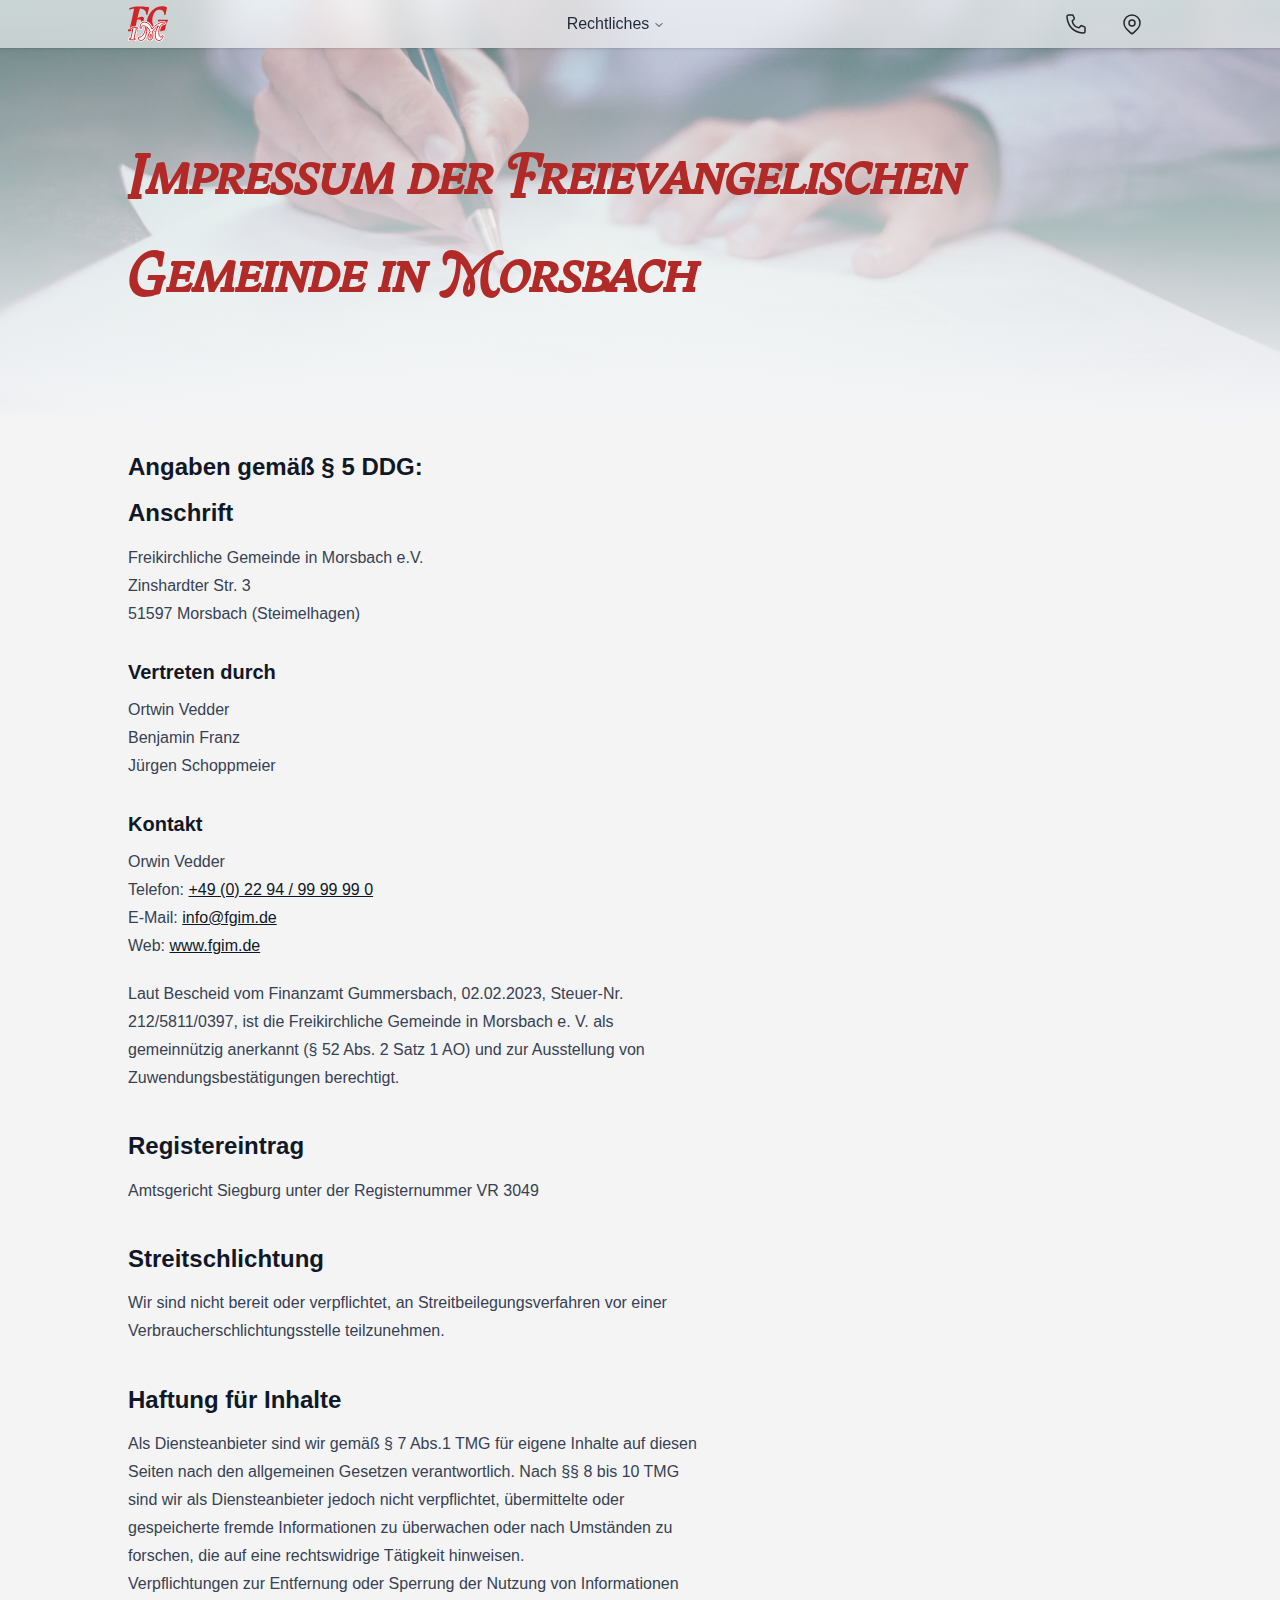
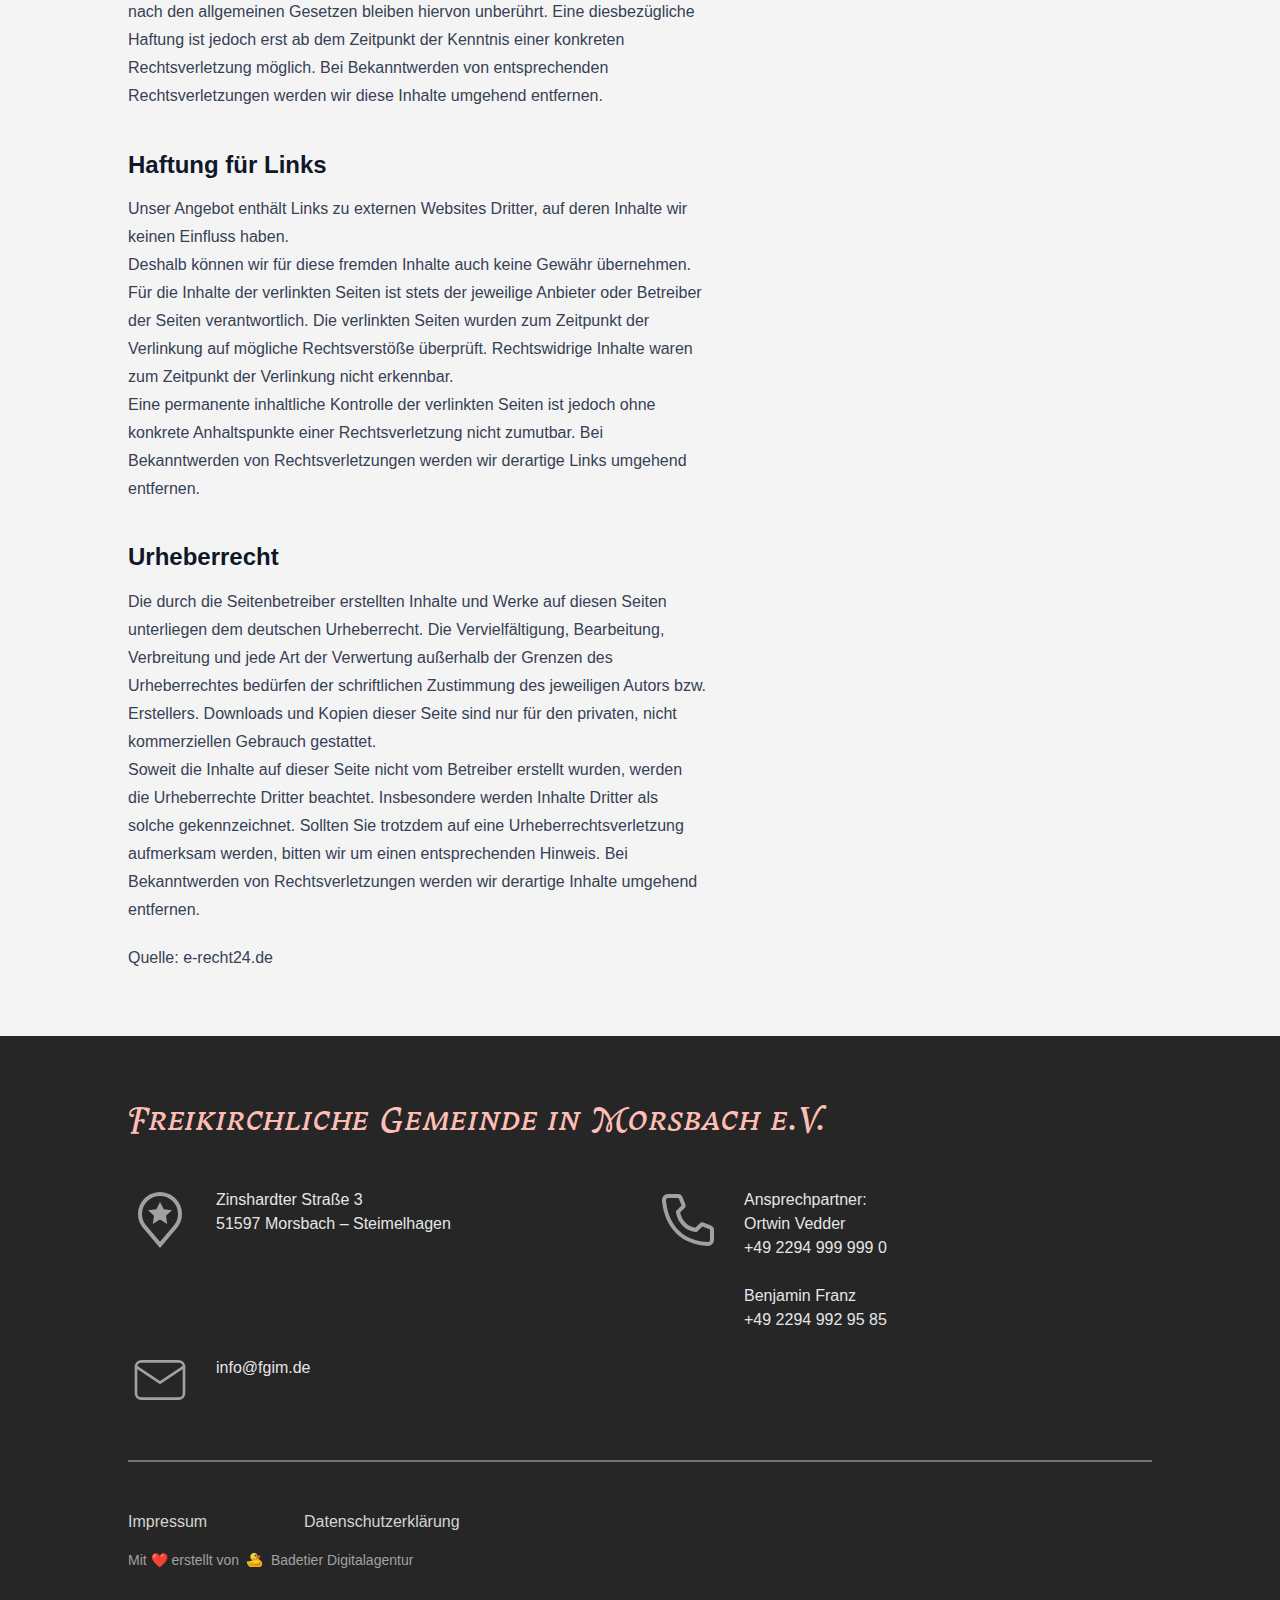
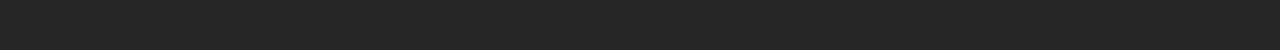
<file: impressum/index.html>
<!DOCTYPE html><html lang="de"> <head><meta charset="UTF-8"><meta name="viewport" content="width=device-width"><link rel="icon" type="image/svg+xml" href="/images/logos/favicon.svg"><link rel="sitemap" href="/sitemap-index.xml"><meta name="generator" content="Astro v5.7.11"><meta name="description" content="Impressum der Freievangelischen Gemeinde in Morsbach"><title>Impressum der Freievangelischen Gemeinde in Morsbach</title><meta property="og:title" content="Impressum der Freievangelischen Gemeinde in Morsbach"><meta property="og:description" content="Impressum der Freievangelischen Gemeinde in Morsbach"><meta property="og:image"><meta property="og:video" content="/video/video.mp4"><meta property="og:url"><meta property="og:type" content="website"><meta property="og:updated_time" content="2025-06-02T19:18:07.283Z"><meta property="og:locale" content="de_DE"><link rel="icon" type="image/png" href="/favicon-96x96.png" sizes="96x96"><link rel="icon" type="image/svg+xml" href="/favicon.svg"><link rel="shortcut icon" href="/favicon.ico"><link rel="apple-touch-icon" sizes="180x180" href="/apple-touch-icon.png"><meta name="apple-mobile-web-app-title" content="Freikirchliche Gemeinde in Morsbach"><link rel="manifest" href="/site.webmanifest"><meta content="business:business" property="og:type"><meta content="images/og/opengraph.jpg" property="og:image"><meta content="https://www.fgim.de" property="og:url"><meta content="de_DE" property="og:locale"><meta content="Zinshardter Straße 3" property="business:contact_data:street_address"><meta content="Morsbach" property="business:contact_data:locality"><meta content="51597" property="business:contact_data:postal_code"><meta content="Deutschland" property="business:contact_data:country_name"><meta content="info@zahnaerzte-schneider.de" property="business:contact_data:email"><meta content="https://www.fgim.de" property="business:contact_data:website"><meta content="50.84005613506959" property="place:location:latitude"><meta content="7.686371191584468&" property="place:location:longitude"><meta name="astro-view-transitions-enabled" content="true"><meta name="astro-view-transitions-fallback" content="animate"><script type="module" src="/_astro/ClientRouter.astro_astro_type_script_index_0_lang.BZs-2RF_.js"></script><link rel="stylesheet" href="/_astro/datenschutz.D57emo68.css"></head> <body class="text-zinc-800 font-body bg-zinc-100"> <nav x-data="{
        navigationMenuOpen: false,
        navigationMenu: '',
        navigationMenuCloseDelay: 200,
        navigationMenuCloseTimeout: null,

        navigationMenuToggle() {
            this.navigationMenuOpen = !this.navigationMenuOpen;
            if (!this.navigationMenuOpen) {
                this.navigationMenu = '';
            }
        },

        navigationMenuLeave() {
            if (window.innerWidth >= 1280) {
                let that = this;
                this.navigationMenuCloseTimeout = setTimeout(() => {
                    that.navigationMenuClose();
                }, this.navigationMenuCloseDelay);
            }
        },

        navigationMenuReposition(navElement) {
            this.navigationMenuClearCloseTimeout();
            if (window.innerWidth >= 1280) {
                const { left , width } = navElement.getBoundingClientRect();
                this.$refs.navigationDropdown.style.left = left + 'px';
                this.$refs.navigationDropdown.style.marginLeft = (width / 2) + 'px';
            }
        },

        navigationMenuClearCloseTimeout() {
            if (window.innerWidth >= 1280) {
                clearTimeout(this.navigationMenuCloseTimeout);
            }
        },

        navigationMenuClose() {
            if (window.innerWidth >= 1280) {
                this.navigationMenuOpen = false;
                this.navigationMenu = '';
            }
        }
    }" class="stripey-nav fixed z-40 w-full bg-gradient-to-b from-[#ffffffaa] to-[#f4f4f5aa]
        shadow backdrop-blur-lg transition" :class="{'from-white to-gray-100': navigationMenuOpen}"> <div class="content flex flex-row justify-between px-8 h-12
            md:max-w-screen-sm md:mx-auto md:px-0
            lg:max-w-screen-md
            xl:max-w-screen-lg xl:items-center
            2xl:max-w-screen-xl"> <div class="relative w-12 h-12"> <a href="/" x-show="!navigationMenu || window.innerWidth >= 1280" x-transition:enter="transition ease-out duration-150" x-transition:enter-start="opacity-0" x-transition:enter-end="opacity-100" x-transition:leave="transition ease-in duration-150" x-transition:leave-start="opacity-100" x-transition:leave-end="opacity-0" class="absolute top-1 left-0 logo h-10 w-10 flex items-center" aria-label="Startseite der Zahnarztpraxis Dr. Schneider" title="Startseite der Zahnarztpraxis Dr. Schneider"><svg width="1993.3" height="1768" version="1.1" viewBox="0 0 1993.3 1768" xmlns="http://www.w3.org/2000/svg">
 <g>
  <path transform="matrix(.13333 0 0 -.13333 0 1768)" d="m3391.4 8208.9c108.9 37.68 224.01 69.13 347.54 92.08 123.53 20.96 240.73 33.52 355.85 33.52 157.05 2.08 299.37-18.79 424.97-60.72 125.61-41.84 228.17-108.79 301.45-205.12 75.37-96.33 113.05-224.01 115.13-387.3 2.07-142.32 29.27-247.05 83.76-309.85 52.32-62.81 121.35-94.15 205.12-92.08 98.41 2.08 190.49 39.76 278.41 115.12 87.92 73.29 165.36 173.77 232.42 297.3 66.95 125.6 119.27 265.84 159.03 418.64 37.68 154.98 58.65 314.01 58.65 475.22-2.08 261.69-75.37 445.95-221.94 556.81-146.47 108.89-353.77 163.29-619.61 159.13-177.92-2.07-360.1-27.19-546.33-75.36-188.4-48.16-370.58-108.89-548.5-184.25-175.85-77.44-339.13-156.96-487.78-242.8 98.41 406.08 194.73 797.64 286.81 1170.2 94.16 372.69 182.08 717.99 263.77 1036.3 83.77 318.2 159.13 598.6 226.08 841.5 64.89 240.8 121.46 435.4 165.37 582 573.62-71.2 1032-203.1 1373.2-397.8 341.3-194.6 584.1-450 732.75-770.3 148.65-318.2 221.84-699.3 217.68-1143 2.08-37.7 25.12-60.8 69.14-71.2 43.91-10.4 96.22-10.4 154.88 0 60.72 10.4 115.12 29.3 163.28 54.4 48.16 27.2 77.44 56.5 90 92.1l577.77 2361.4c23.05 115.1 8.41 209.4-48.16 280.5-56.47 71.2-144.39 106.8-265.84 108.8-173.77 4.2-427.05 25.2-759.86 64.9-332.9 39.8-732.75 81.7-1201.6 121.5-468.89 39.7-996.43 62.8-1580.5 64.9-755.7-2.1-1417.2-56.5-1982.5-165.4-565.22-108.9-1023.6-259.6-1371.2-450.1-71.211-39.8-117.2-102.6-140.24-182.1-23.047-81.7-25.122-165.4-12.563-249.1 14.641-83.8 41.836-150.7 81.594-198.9 37.683-48.2 83.769-60.7 134.01-35.6 211.45 119.4 445.94 219.9 703.38 303.5 257.54 83.8 554.74 148.7 891.79 198.9l-1683.1-7837.7h-615.46v-615.47h3516.9v615.47h-904.35c58.65 345.46 129.76 715.94 211.45 1113.7 79.52 397.67 169.52 810.1 265.84 1235.1 96.34 424.98 196.82 852.03 301.45 1281.2" fill="#d12429"/>
  <path transform="matrix(.13333 0 0 -.13333 0 1768)" d="m12055 5093.9c-131.8-37.68-259.6-62.8-383-79.51-123.6-14.64-238.7-20.97-345.5-20.97-314 2.07-592.4 54.39-837.4 157.05-242.8 102.56-454.2 242.8-632.16 424.88-177.92 182.18-324.49 391.55-439.61 630.2s-200.97 496.08-255.37 770.33c-56.57 274.26-83.77 554.74-83.77 843.63 2.08 590.33 58.65 1113.7 167.45 1568 108.89 456.33 257.53 849.92 441.78 1180.7 184.16 328.6 389.38 600.8 617.58 812.2 226 211.4 460.4 368.4 699.1 471 238.6 100.5 469 150.7 686.7 150.7 332.9-2.1 619.6-56.5 860.4-161.2 240.7-106.7 437.4-251.2 592.4-435.3 157-184.3 270-395.8 345.4-632.3 75.3-238.7 110.9-489.9 110.9-755.7 2.1-31.37 16.8-54.42 48.2-66.98 31.4-14.64 69-20.97 115.1-20.97 58.7 0 115.1 12.56 169.6 35.61 52.4 20.97 83.7 52.34 94.2 90.04l489.9 2524.6c6.3 25.1 12.5 52.3 16.7 81.7 6.3 29.3 8.4 56.5 8.4 81.6-2.1 79.5-14.7 138.1-39.8 177.9s-56.6 67.1-92.1 79.6c-37.6 14.7-73.2 20.9-106.8 18.8-131.8 2.1-249.1 14.6-351.7 37.7-104.6 23-211.4 50.2-322.4 81.7-110.9 31.3-242.8 58.5-397.7 81.6-154.9 25.1-349.6 35.6-586.2 37.7-546.3-2.1-1061.3-90-1551.1-261.7-487.8-171.6-942-408.2-1358.7-713.9-418.65-305.6-793.39-661.4-1128.3-1065.5-334.98-404.1-619.72-841.5-856.29-1312.6-236.46-468.9-416.56-954.59-542.17-1454.9-125.6-500.34-188.4-1000.6-190.48-1496.8 2.08-586.18 83.77-1084.4 242.8-1496.8 159.13-412.42 383.14-747.4 669.96-1004.8 286.81-255.46 623.76-443.87 1011-563.14 387.3-119.38 808.13-177.93 1266.5-175.85 370.6 2.08 730.6 27.19 1082.3 75.36 349.6 46.09 672 100.49 965.1 163.29 293 62.8 540.1 117.2 739 163.28 200.9 48.17 334.9 73.29 404 75.36 136.1 0 232.4 25.12 290.9 73.29 58.7 50.24 94.3 121.35 111 215.6l364.3 1620.3c64.8 290.97 125.6 531.7 180 722.28 54.5 192.56 102.6 343.28 146.5 454.24 44 110.97 83.8 190.49 119.4 238.66 33.4 48.16 67 75.36 94.2 79.51 64.8 23.04 119.3 64.88 165.3 129.76 46.1 64.98 71.2 129.86 73.3 196.81 2.1 94.25-16.7 163.29-54.4 209.37-37.7 43.91-104.7 66.96-196.8 66.96h-3391.3l-125.6-615.46h1369.1l-489.9-2487" fill="#d12429"/>
  <path transform="matrix(.13333 0 0 -.13333 0 1768)" d="m3147.4 4801.4h426.64c21.15 1.5 40.88 18.15 59.03 49.96 18.16 31.74 31.74 69.55 42.32 114.93 10.58 46.89 16.65 90.78 16.65 134.67 0 42.38-4.5 75.61-15.15 102.85-9.08 27.23-25.66 40.88-48.39 42.38h-2151.4c-24.22-1.5-43.88-16.65-60.54-45.39-16.57-27.23-28.73-63.53-36.31-105.92-7.5-43.81-12.08-86.2-12.08-130.09 0-46.88 4.58-84.7 13.66-115 9.07-31.74 22.65-46.89 40.81-48.39h444.79l-771.58-3631h-444.79l-36.309-444.79h2078.7l36.32 444.79h-435.72c39.31 181.55 84.7 387.33 136.17 614.26 49.95 226.94 104.42 462.95 160.38 711.04 55.97 246.59 111.93 490.18 167.9 732.27 55.96 240.52 108.93 467.45 158.89 679.3 51.39 210.28 96.77 393.33 136.16 549.15 39.31 155.82 71.12 270.82 93.78 344.94" fill="#ffffff"/>
 </g>
 <path transform="matrix(.13333 0 0 -.13333 0 1768)" d="m3147.4 4801.4h426.64c21.15 1.5 40.88 18.15 59.03 49.96 18.16 31.74 31.74 69.55 42.32 114.93 10.58 46.89 16.65 90.78 16.65 134.67 0 42.38-4.5 75.61-15.15 102.85-9.08 27.23-25.66 40.88-48.39 42.38h-2151.4c-24.22-1.5-43.88-16.65-60.54-45.39-16.57-27.23-28.73-63.53-36.31-105.92-7.5-43.81-12.08-86.2-12.08-130.09 0-46.88 4.58-84.7 13.66-115 9.07-31.74 22.65-46.89 40.81-48.39h444.79l-771.58-3631h-444.79l-36.309-444.79h2078.7l36.32 444.79h-435.72c39.31 181.55 84.7 387.33 136.17 614.26 49.95 226.94 104.42 462.95 160.38 711.04 55.97 246.59 111.93 490.18 167.9 732.27 55.96 240.52 108.93 467.45 158.89 679.3 51.39 210.28 96.77 393.33 136.16 549.15 39.31 155.82 71.12 270.82 93.78 344.94z" fill="none" stroke="#ffffff" stroke-miterlimit="22.926" stroke-width="869.5"/>
 <path transform="matrix(.13333 0 0 -.13333 0 1768)" d="m8320.1 3848.2c-252.66-400.9-449.29-800.31-591.53-1198.2-140.73-397.9-213.35-779.15-216.35-1143.8 1.5-196.7 36.3-361.59 104.42-493.18 68.04-131.66 157.32-230 269.25-296.55 112-66.543 236.01-99.848 370.67-99.848 128.59 0 258.74 33.305 387.33 98.352 130.08 65.043 248.09 166.39 357.02 299.55 108.93 134.66 195.2 304.06 261.74 509.84 65.04 205.78 99.85 447.79 101.35 726.19 0 308.63-13.58 599.11-39.31 874.43-27.23 275.4-65.04 537.14-115 786.73 207.28 273.83 426.64 534.07 658.14 780.66 231.41 245.09 462.91 467.52 695.91 667.22 233 198.13 456.9 363.1 670.2 494.69 37.8 24.23 74.1 45.38 110.4 62.04 36.3 18.15 65.1 28.73 89.3 28.73 13.7 0 21.2-1.5 24.2-7.58 3-6 3-15.07 3-28.73 0-12.08-4.5-27.23-15.1-43.88-9.1-16.66-25.7-37.82-48.4-65.05-175.5-211.78-334.4-449.29-476.5-709.54-142.3-260.24-264.8-535.56-366.2-824.53-102.8-288.99-180-580.96-236-879.01-54.5-296.48-81.7-586.96-83.2-872.93 0-302.56 25.7-580.96 78.7-833.63 53-252.66 134.6-472.02 245.1-658.07 110.4-186.12 251.1-329.86 423.5-431.21 171-102.86 376.8-154.32 614.3-155.82 187.6 1.5 357 36.309 506.8 101.35 151.4 66.543 284.4 152.82 400.9 261.74 116.6 110.43 216.4 229.94 299.6 360.1 83.2 131.58 152.8 263.24 205.8 396.33 54.4 131.66 93.8 254.17 119.5 366.17 25.7 111.93 37.8 204.21 37.8 275.33l-181.6 118c-36.3-98.35-84.7-186.05-145.2-266.25-62-78.69-136.2-142.23-222.4-187.62-87.7-46.89-189.1-71.12-304.1-72.62-128.6 1.5-240.5 46.89-335.8 134.66-95.3 89.28-172.5 210.28-234.6 366.1-62 157.39-107.4 337.36-137.6 540.14-30.3 204.21-45.4 423.57-45.4 656.58 0 239.01 15.1 481.1 45.4 726.19 30.2 245.09 75.6 484.1 136.1 717.11 59.1 233.02 134.7 450.87 222.5 652.07 89.2 202.71 190.6 381.25 307 534.07 116.5 154.32 246.7 273.82 390.4 361.59 143.7 86.2 299.5 130.09 469 131.59 196.7 0 346.4 31.81 450.9 93.78 104.3 60.54 155.8 151.31 157.3 269.31-1.5 110.44-40.8 198.21-119.5 263.25s-187.7 98.35-325.3 99.86c-354-1.51-720.1-69.63-1099.9-202.71-379.7-133.16-758-316.21-1137.7-552.22-378.2-236.01-744.3-511.34-1096.8-823.04-352.52-311.64-677.8-647.5-977.36-1009.1-201.2 580.95-444.79 1062-730.69 1444.8-285.97 384.33-608.19 670.23-965.28 859.35-357.02 189.13-741.28 282.91-1154.3 282.91-211.78 0-411.48-36.32-599.11-107.43-186.05-72.62-351.01-178.48-493.18-320.72-143.74-140.73-255.67-316.2-335.86-524.98-81.7-208.78-122.58-450.87-124.09-726.19 1.51-140.67 21.16-269.33 59.04-385.76 36.31-116.51 78.63-208.78 128.59-278.4 48.39-69.61 92.27-105.92 130.08-107.42 36.31 0 63.55 7.57 81.7 24.23 18.15 16.65 27.23 43.88 27.23 84.69 1.5 322.29 72.62 561.3 210.28 718.62 139.24 157.39 331.36 236.01 579.46 234.51 181.54-1.5 349.51-21.15 505.33-60.54 154.32-37.81 298.05-87.7 429.64-148.24-42.39-456.87-110.43-888.08-205.78-1290.5-95.28-403.98-217.86-771.58-364.6-1102.9-146.73-331.29-319.21-617.26-517.41-856.28-196.63-240.52-419.06-425.13-664.15-555.22-246.59-130.09-515.91-196.7-807.89-198.2-81.69-1.5-142.23-36.31-183.05-102.86-40.88-66.61-62.03-154.31-62.03-260.24 0-104.43 19.65-210.28 55.96-317.71 37.81-108.93 90.77-210.28 160.39-302.55 71.11-93.851 155.81-167.97 254.17-225.43 99.85-57.54 211.78-87.774 337.36-89.274 337.36 3 635.42 87.77 895.66 257.17 260.17 167.97 484.1 406.98 671.73 715.61 187.55 308.64 341.87 673.23 461.44 1093.9 121.01 420.57 210.29 885.02 269.25 1391.8 57.54 505.33 87.77 1042.4 89.27 1606.7 181.55-134.66 346.45-290.48 494.76-465.95 148.24-177.04 279.83-366.17 396.33-567.38 118.01-202.7 219.36-408.48 307.13-618.76" fill="#ffffff"/>
 <path transform="matrix(.13333 0 0 -.13333 0 1768)" d="m8320.1 3848.2c-252.66-400.9-449.29-800.31-591.53-1198.2-140.73-397.9-213.35-779.15-216.35-1143.8 1.5-196.7 36.3-361.59 104.42-493.18 68.04-131.66 157.32-230 269.25-296.55 112-66.543 236.01-99.848 370.67-99.848 128.59 0 258.74 33.305 387.33 98.352 130.08 65.043 248.09 166.39 357.02 299.55 108.93 134.66 195.2 304.06 261.74 509.84 65.04 205.78 99.85 447.79 101.35 726.19 0 308.63-13.58 599.11-39.31 874.43-27.23 275.4-65.04 537.14-115 786.73 207.28 273.83 426.64 534.07 658.14 780.66 231.41 245.09 462.91 467.52 695.91 667.22 233 198.13 456.9 363.1 670.2 494.69 37.8 24.23 74.1 45.38 110.4 62.04 36.3 18.15 65.1 28.73 89.3 28.73 13.7 0 21.2-1.5 24.2-7.58 3-6 3-15.07 3-28.73 0-12.08-4.5-27.23-15.1-43.88-9.1-16.66-25.7-37.82-48.4-65.05-175.5-211.78-334.4-449.29-476.5-709.54-142.3-260.24-264.8-535.56-366.2-824.53-102.8-288.99-180-580.96-236-879.01-54.5-296.48-81.7-586.96-83.2-872.93 0-302.56 25.7-580.96 78.7-833.63 53-252.66 134.6-472.02 245.1-658.07 110.4-186.12 251.1-329.86 423.5-431.21 171-102.86 376.8-154.32 614.3-155.82 187.6 1.5 357 36.309 506.8 101.35 151.4 66.543 284.4 152.82 400.9 261.74 116.6 110.43 216.4 229.94 299.6 360.1 83.2 131.58 152.8 263.24 205.8 396.33 54.4 131.66 93.8 254.17 119.5 366.17 25.7 111.93 37.8 204.21 37.8 275.33l-181.6 118c-36.3-98.35-84.7-186.05-145.2-266.25-62-78.69-136.2-142.23-222.4-187.62-87.7-46.89-189.1-71.12-304.1-72.62-128.6 1.5-240.5 46.89-335.8 134.66-95.3 89.28-172.5 210.28-234.6 366.1-62 157.39-107.4 337.36-137.6 540.14-30.3 204.21-45.4 423.57-45.4 656.58 0 239.01 15.1 481.1 45.4 726.19 30.2 245.09 75.6 484.1 136.1 717.11 59.1 233.02 134.7 450.87 222.5 652.07 89.2 202.71 190.6 381.25 307 534.07 116.5 154.32 246.7 273.82 390.4 361.59 143.7 86.2 299.5 130.09 469 131.59 196.7 0 346.4 31.81 450.9 93.78 104.3 60.54 155.8 151.31 157.3 269.31-1.5 110.44-40.8 198.21-119.5 263.25s-187.7 98.35-325.3 99.86c-354-1.51-720.1-69.63-1099.9-202.71-379.7-133.16-758-316.21-1137.7-552.22-378.2-236.01-744.3-511.34-1096.8-823.04-352.52-311.64-677.8-647.5-977.36-1009.1-201.2 580.95-444.79 1062-730.69 1444.8-285.97 384.33-608.19 670.23-965.28 859.35-357.02 189.13-741.28 282.91-1154.3 282.91-211.78 0-411.48-36.32-599.11-107.43-186.05-72.62-351.01-178.48-493.18-320.72-143.74-140.73-255.67-316.2-335.86-524.98-81.7-208.78-122.58-450.87-124.09-726.19 1.51-140.67 21.16-269.33 59.04-385.76 36.31-116.51 78.63-208.78 128.59-278.4 48.39-69.61 92.27-105.92 130.08-107.42 36.31 0 63.55 7.57 81.7 24.23 18.15 16.65 27.23 43.88 27.23 84.69 1.5 322.29 72.62 561.3 210.28 718.62 139.24 157.39 331.36 236.01 579.46 234.51 181.54-1.5 349.51-21.15 505.33-60.54 154.32-37.81 298.05-87.7 429.64-148.24-42.39-456.87-110.43-888.08-205.78-1290.5-95.28-403.98-217.86-771.58-364.6-1102.9-146.73-331.29-319.21-617.26-517.41-856.28-196.63-240.52-419.06-425.13-664.15-555.22-246.59-130.09-515.91-196.7-807.89-198.2-81.69-1.5-142.23-36.31-183.05-102.86-40.88-66.61-62.03-154.31-62.03-260.24 0-104.43 19.65-210.28 55.96-317.71 37.81-108.93 90.77-210.28 160.39-302.55 71.11-93.851 155.81-167.97 254.17-225.43 99.85-57.54 211.78-87.774 337.36-89.274 337.36 3 635.42 87.77 895.66 257.17 260.17 167.97 484.1 406.98 671.73 715.61 187.55 308.64 341.87 673.23 461.44 1093.9 121.01 420.57 210.29 885.02 269.25 1391.8 57.54 505.33 87.77 1042.4 89.27 1606.7 181.55-134.66 346.45-290.48 494.76-465.95 148.24-177.04 279.83-366.17 396.33-567.38 118.01-202.7 219.36-408.48 307.13-618.76z" fill="none" stroke="#ffffff" stroke-miterlimit="22.926" stroke-width="869.5"/>
 <path transform="matrix(.13333 0 0 -.13333 0 1768)" d="m8610.5 2940.5c45.39-183.05 75.62-352.52 93.78-511.34 16.65-157.38 25.73-295.05 24.23-414.55-1.51-148.24-16.66-266.25-46.89-357.02-31.81-92.28-69.62-157.39-116.51-199.71-46.88-40.88-95.27-60.54-145.24-60.54-55.96-1.5-101.35 18.16-136.16 57.47-34.8 40.89-52.96 112-54.46 214.85 1.5 180.05 36.31 378.25 105.93 597.61 68.04 219.36 160.32 443.29 275.32 673.23" fill="#ffffff"/>
 <path transform="matrix(.13333 0 0 -.13333 0 1768)" d="m8610.5 2940.5c45.39-183.05 75.62-352.52 93.78-511.34 16.65-157.38 25.73-295.05 24.23-414.55-1.51-148.24-16.66-266.25-46.89-357.02-31.81-92.28-69.62-157.39-116.51-199.71-46.88-40.88-95.27-60.54-145.24-60.54-55.96-1.5-101.35 18.16-136.16 57.47-34.8 40.89-52.96 112-54.46 214.85 1.5 180.05 36.31 378.25 105.93 597.61 68.04 219.36 160.32 443.29 275.32 673.23z" fill="none" stroke="#ffffff" stroke-miterlimit="22.926" stroke-width="869.5"/>
 <path transform="matrix(.13333 0 0 -.13333 0 1768)" d="m3098.8 4801.4h426.63c21.16 1.5 40.89 18.15 59.04 49.96 18.16 31.74 31.74 69.55 42.32 114.93 10.58 46.89 16.65 90.78 16.65 134.67 0 42.38-4.5 75.61-15.15 102.85-9.08 27.23-25.66 40.88-48.39 42.38h-2151.4c-24.22-1.5-43.88-16.65-60.54-45.39-16.58-27.23-28.73-63.53-36.3-105.92-7.51-43.81-12.09-86.2-12.09-130.09 0-46.88 4.58-84.7 13.66-115 9.08-31.74 22.66-46.89 40.81-48.39h444.79l-771.58-3631h-444.79l-36.305-444.79h2078.7l36.31 444.79h-435.71c39.32 181.55 84.7 387.33 136.16 614.26 49.96 226.94 104.43 462.95 160.39 711.04 55.97 246.59 111.93 490.18 167.9 732.27 55.96 240.52 108.93 467.45 158.89 679.3 51.39 210.28 96.78 393.33 136.16 549.15 39.31 155.82 71.12 270.82 93.78 344.94" fill="#ffffff"/>
 <path transform="matrix(.13333 0 0 -.13333 0 1768)" d="m3098.8 4801.4h426.63c21.16 1.5 40.89 18.15 59.04 49.96 18.16 31.74 31.74 69.55 42.32 114.93 10.58 46.89 16.65 90.78 16.65 134.67 0 42.38-4.5 75.61-15.15 102.85-9.08 27.23-25.66 40.88-48.39 42.38h-2151.4c-24.22-1.5-43.88-16.65-60.54-45.39-16.58-27.23-28.73-63.53-36.3-105.92-7.51-43.81-12.09-86.2-12.09-130.09 0-46.88 4.58-84.7 13.66-115 9.08-31.74 22.66-46.89 40.81-48.39h444.79l-771.58-3631h-444.79l-36.305-444.79h2078.7l36.31 444.79h-435.71c39.32 181.55 84.7 387.33 136.16 614.26 49.96 226.94 104.43 462.95 160.39 711.04 55.97 246.59 111.93 490.18 167.9 732.27 55.96 240.52 108.93 467.45 158.89 679.3 51.39 210.28 96.78 393.33 136.16 549.15 39.31 155.82 71.12 270.82 93.78 344.94z" fill="none" stroke="#d12429" stroke-miterlimit="22.926" stroke-width="357.38"/>
 <path transform="matrix(.13333 0 0 -.13333 0 1768)" d="m8271.5 3848.2c-252.66-400.9-449.29-800.31-591.53-1198.2-140.73-397.9-213.35-779.15-216.35-1143.8 1.5-196.7 36.31-361.59 104.42-493.18 68.05-131.66 157.32-230 269.25-296.55 112-66.543 236.01-99.848 370.67-99.848 128.59 0 258.74 33.305 387.33 98.352 130.08 65.043 248.09 166.39 357.02 299.55 108.93 134.66 195.2 304.06 261.74 509.84 65.04 205.78 99.85 447.79 101.35 726.19 0 308.63-13.58 599.11-39.31 874.43-27.23 275.4-65.04 537.14-115 786.73 207.28 273.83 426.64 534.07 658.14 780.66 231.45 245.09 462.95 467.52 695.85 667.22 233.1 198.13 457 363.1 670.3 494.69 37.8 24.23 74.1 45.38 110.4 62.04 36.3 18.15 65 28.73 89.3 28.73 13.6 0 21.1-1.5 24.2-7.58 3-6 3-15.07 3-28.73 0-12.08-4.5-27.23-15.1-43.88-9.1-16.66-25.7-37.82-48.4-65.05-175.5-211.78-334.4-449.29-476.6-709.54-142.2-260.24-264.8-535.56-366.1-824.53-102.9-288.99-180.1-580.96-236-879.01-54.5-296.48-81.7-586.96-83.2-872.93 0-302.56 25.7-580.96 78.7-833.63 52.9-252.66 134.6-472.02 245-658.07 110.5-186.12 251.1-329.86 423.6-431.21 171-102.86 376.8-154.32 614.3-155.82 187.6 1.5 357 36.309 506.8 101.35 151.3 66.543 284.4 152.82 400.9 261.74 116.5 110.43 216.4 229.94 299.6 360.1 83.2 131.58 152.8 263.24 205.7 396.33 54.5 131.66 93.8 254.17 119.5 366.17 25.8 111.93 37.9 204.21 37.9 275.33l-181.6 118c-36.3-98.35-84.7-186.05-145.2-266.25-62.1-78.69-136.2-142.23-222.4-187.62-87.8-46.89-189.1-71.12-304.1-72.62-128.6 1.5-240.5 46.89-335.9 134.66-95.3 89.28-172.5 210.28-234.5 366.1-62 157.39-107.4 337.36-137.7 540.14-30.2 204.21-45.3 423.57-45.3 656.58 0 239.01 15.1 481.1 45.3 726.19 30.3 245.09 75.7 484.1 136.2 717.11 59 233.02 134.7 450.87 222.4 652.07 89.2 202.71 190.7 381.25 307.1 534.07 116.5 154.32 246.7 273.82 390.3 361.59 143.8 86.2 299.6 130.09 469 131.59 196.8 0 346.5 31.81 450.9 93.78 104.4 60.54 155.8 151.31 157.3 269.31-1.5 110.44-40.8 198.21-119.5 263.25s-187.6 98.35-325.3 99.86c-354-1.51-720.1-69.63-1099.8-202.71-379.8-133.16-758-316.21-1137.7-552.22-378.3-236.01-744.4-511.34-1096.9-823.04-352.51-311.64-677.8-647.5-977.35-1009.1-201.21 580.95-444.8 1062-730.7 1444.8-285.97 384.33-608.19 670.23-965.28 859.35-357.02 189.13-741.27 282.91-1154.3 282.91-211.78 0-411.48-36.32-599.11-107.43-186.05-72.62-351.01-178.48-493.18-320.72-143.74-140.73-255.67-316.2-335.87-524.98-81.69-208.78-122.58-450.87-124.07-726.19 1.49-140.67 21.15-269.33 59.04-385.76 36.3-116.51 78.62-208.78 128.58-278.4 48.39-69.61 92.27-105.92 130.08-107.42 36.32 0 63.55 7.57 81.7 24.23 18.16 16.65 27.23 43.88 27.23 84.69 1.5 322.29 72.62 561.3 210.28 718.62 139.24 157.39 331.37 236.01 579.46 234.51 181.54-1.5 349.51-21.15 505.33-60.54 154.32-37.81 298.05-87.7 429.64-148.24-42.39-456.87-110.43-888.08-205.78-1290.5-95.28-403.98-217.86-771.58-364.6-1102.9-146.74-331.29-319.21-617.26-517.41-856.28-196.63-240.52-419.06-425.13-664.15-555.22-246.59-130.09-515.91-196.7-807.89-198.2-81.69-1.5-142.24-36.31-183.04-102.86-40.89-66.61-62.05-154.31-62.05-260.24 0-104.43 19.66-210.28 55.97-317.71 37.81-108.93 90.77-210.28 160.39-302.55 71.12-93.851 155.82-167.97 254.17-225.43 99.85-57.54 211.78-87.774 337.36-89.274 337.37 3 635.42 87.77 895.66 257.17 260.17 167.97 484.1 406.98 671.73 715.61 187.55 308.64 341.87 673.23 461.45 1093.9 121 420.57 210.28 885.02 269.25 1391.8 57.53 505.33 87.76 1042.4 89.26 1606.7 181.55-134.66 346.45-290.48 494.76-465.95 148.24-177.04 279.83-366.17 396.33-567.38 118.01-202.7 219.36-408.48 307.13-618.76" fill="#ffffff"/>
 <path transform="matrix(.13333 0 0 -.13333 0 1768)" d="m8271.5 3848.2c-252.66-400.9-449.29-800.31-591.53-1198.2-140.73-397.9-213.35-779.15-216.35-1143.8 1.5-196.7 36.31-361.59 104.42-493.18 68.05-131.66 157.32-230 269.25-296.55 112-66.543 236.01-99.848 370.67-99.848 128.59 0 258.74 33.305 387.33 98.352 130.08 65.043 248.09 166.39 357.02 299.55 108.93 134.66 195.2 304.06 261.74 509.84 65.04 205.78 99.85 447.79 101.35 726.19 0 308.63-13.58 599.11-39.31 874.43-27.23 275.4-65.04 537.14-115 786.73 207.28 273.83 426.64 534.07 658.14 780.66 231.45 245.09 462.95 467.52 695.85 667.22 233.1 198.13 457 363.1 670.3 494.69 37.8 24.23 74.1 45.38 110.4 62.04 36.3 18.15 65 28.73 89.3 28.73 13.6 0 21.1-1.5 24.2-7.58 3-6 3-15.07 3-28.73 0-12.08-4.5-27.23-15.1-43.88-9.1-16.66-25.7-37.82-48.4-65.05-175.5-211.78-334.4-449.29-476.6-709.54-142.2-260.24-264.8-535.56-366.1-824.53-102.9-288.99-180.1-580.96-236-879.01-54.5-296.48-81.7-586.96-83.2-872.93 0-302.56 25.7-580.96 78.7-833.63 52.9-252.66 134.6-472.02 245-658.07 110.5-186.12 251.1-329.86 423.6-431.21 171-102.86 376.8-154.32 614.3-155.82 187.6 1.5 357 36.309 506.8 101.35 151.3 66.543 284.4 152.82 400.9 261.74 116.5 110.43 216.4 229.94 299.6 360.1 83.2 131.58 152.8 263.24 205.7 396.33 54.5 131.66 93.8 254.17 119.5 366.17 25.8 111.93 37.9 204.21 37.9 275.33l-181.6 118c-36.3-98.35-84.7-186.05-145.2-266.25-62.1-78.69-136.2-142.23-222.4-187.62-87.8-46.89-189.1-71.12-304.1-72.62-128.6 1.5-240.5 46.89-335.9 134.66-95.3 89.28-172.5 210.28-234.5 366.1-62 157.39-107.4 337.36-137.7 540.14-30.2 204.21-45.3 423.57-45.3 656.58 0 239.01 15.1 481.1 45.3 726.19 30.3 245.09 75.7 484.1 136.2 717.11 59 233.02 134.7 450.87 222.4 652.07 89.2 202.71 190.7 381.25 307.1 534.07 116.5 154.32 246.7 273.82 390.3 361.59 143.8 86.2 299.6 130.09 469 131.59 196.8 0 346.5 31.81 450.9 93.78 104.4 60.54 155.8 151.31 157.3 269.31-1.5 110.44-40.8 198.21-119.5 263.25s-187.6 98.35-325.3 99.86c-354-1.51-720.1-69.63-1099.8-202.71-379.8-133.16-758-316.21-1137.7-552.22-378.3-236.01-744.4-511.34-1096.9-823.04-352.51-311.64-677.8-647.5-977.35-1009.1-201.21 580.95-444.8 1062-730.7 1444.8-285.97 384.33-608.19 670.23-965.28 859.35-357.02 189.13-741.27 282.91-1154.3 282.91-211.78 0-411.48-36.32-599.11-107.43-186.05-72.62-351.01-178.48-493.18-320.72-143.74-140.73-255.67-316.2-335.87-524.98-81.69-208.78-122.58-450.87-124.07-726.19 1.49-140.67 21.15-269.33 59.04-385.76 36.3-116.51 78.62-208.78 128.58-278.4 48.39-69.61 92.27-105.92 130.08-107.42 36.32 0 63.55 7.57 81.7 24.23 18.16 16.65 27.23 43.88 27.23 84.69 1.5 322.29 72.62 561.3 210.28 718.62 139.24 157.39 331.37 236.01 579.46 234.51 181.54-1.5 349.51-21.15 505.33-60.54 154.32-37.81 298.05-87.7 429.64-148.24-42.39-456.87-110.43-888.08-205.78-1290.5-95.28-403.98-217.86-771.58-364.6-1102.9-146.74-331.29-319.21-617.26-517.41-856.28-196.63-240.52-419.06-425.13-664.15-555.22-246.59-130.09-515.91-196.7-807.89-198.2-81.69-1.5-142.24-36.31-183.04-102.86-40.89-66.61-62.05-154.31-62.05-260.24 0-104.43 19.66-210.28 55.97-317.71 37.81-108.93 90.77-210.28 160.39-302.55 71.12-93.851 155.82-167.97 254.17-225.43 99.85-57.54 211.78-87.774 337.36-89.274 337.37 3 635.42 87.77 895.66 257.17 260.17 167.97 484.1 406.98 671.73 715.61 187.55 308.64 341.87 673.23 461.45 1093.9 121 420.57 210.28 885.02 269.25 1391.8 57.53 505.33 87.76 1042.4 89.26 1606.7 181.55-134.66 346.45-290.48 494.76-465.95 148.24-177.04 279.83-366.17 396.33-567.38 118.01-202.7 219.36-408.48 307.13-618.76z" fill="none" stroke="#d12429" stroke-miterlimit="22.926" stroke-width="357.38"/>
 <path transform="matrix(.13333 0 0 -.13333 0 1768)" d="m8562 2940.5c45.39-183.05 75.62-352.52 93.78-511.34 16.65-157.38 25.73-295.05 24.23-414.55-1.5-148.24-16.66-266.25-46.89-357.02-31.81-92.28-69.62-157.39-116.51-199.71-46.88-40.88-95.27-60.54-145.23-60.54-55.97-1.5-101.36 18.16-136.17 57.47-34.8 40.89-52.96 112-54.46 214.85 1.5 180.05 36.31 378.25 105.93 597.61 68.04 219.36 160.32 443.29 275.32 673.23" fill="#ffffff"/>
 <path transform="matrix(.13333 0 0 -.13333 0 1768)" d="m8562 2940.5c45.39-183.05 75.62-352.52 93.78-511.34 16.65-157.38 25.73-295.05 24.23-414.55-1.5-148.24-16.66-266.25-46.89-357.02-31.81-92.28-69.62-157.39-116.51-199.71-46.88-40.88-95.27-60.54-145.23-60.54-55.97-1.5-101.36 18.16-136.17 57.47-34.8 40.89-52.96 112-54.46 214.85 1.5 180.05 36.31 378.25 105.93 597.61 68.04 219.36 160.32 443.29 275.32 673.23z" fill="none" stroke="#d12429" stroke-miterlimit="22.926" stroke-width="357.38"/>
</svg>
</a> <button x-show="navigationMenu && window.innerWidth < 1280" x-transition:enter="transition ease-out duration-150" x-transition:enter-start="opacity-0" x-transition:enter-end="opacity-100" x-transition:leave="transition ease-in duration-150" x-transition:leave-start="opacity-100" x-transition:leave-end="opacity-0" x-cloak @click="navigationMenu = ''" class="absolute top-1 left-0 flex flex-row gap-1 h-10 w-48 items-center"> <span class="w-8 h-8"><svg xmlns="http://www.w3.org/2000/svg" viewBox="0 0 24 24" fill="none"
     stroke="currentColor" stroke-width="1"
     stroke-linecap="round" stroke-linejoin="round"
     class="icon icon-tabler icons-tabler-outline icon-tabler-arrow-left">
    <path stroke="none" d="M0 0h24v24H0z" fill="none"/>
    <path d="M5 12l14 0"/>
    <path d="M5 12l6 6"/>
    <path d="M5 12l6 -6"/>
</svg>
</span> <span>Zurück</span> </button> </div> <div class="relative hidden xl:block"> <ul class="flex items-center justify-center flex-1 p-1 space-x-1 list-none
                rounded-full text-gray-800 group"> <li> <button :class="{'bg-gray-200': navigationMenu == 'rechtliches', 'hover:bg-primary-bright': navigationMenu != 'rechtliches'}" @pointerover="navigationMenuOpen=true; navigationMenuReposition($el); navigationMenu='rechtliches'" @pointerleave="navigationMenuLeave()" @click="navigationMenuOpen=true; navigationMenuReposition($el); navigationMenu='rechtliches'" class="inline-flex items-center justify-center h-10 px-4 py-2 transition-colors rounded-md hover:text-gray-900 focus:outline-none disabled:opacity-50 disabled:pointer-events-none group w-max"> <span>Rechtliches</span> <svg :class="{ '-rotate-180' : navigationMenuOpen==true &#38;&#38; navigationMenu == 'rechtliches'}" class="relative top-[1px] ml-1 h-3 w-3 ease-out duration-300" xmlns="http://www.w3.org/2000/svg" viewBox="0 0 24 24" fill="none" stroke="currentColor" stroke-width="2" stroke-linecap="round" stroke-linejoin="round" aria-hidden="true"> <polyline points="6 9 12 15 18 9"></polyline> </svg> </button> </li> </ul> </div> <div class="additional flex flex-row gap-x-1 xl:gap-x-4 items-center"> <a class="h-10 w-10 p-2 rounded-md hover:bg-gray-200 transition-opacity duration-200" :class="{'opacity-0 xl:opacity-100': navigationMenuOpen}" aria-label="Per Telefon anrufen" title="Per Telefon anrufen" href="tel:+492299999990"><svg xmlns="http://www.w3.org/2000/svg" viewBox="0 0 32 32" fill="currentColor" stroke-width="1">
  <path d="M26,29h-.17C6.18,27.87,3.39,11.29,3,6.23A3,3,0,0,1,5.76,3h5.51a2,2,0,0,1,1.86,1.26L14.65,8a2,2,0,0,1-.44,2.16l-2.13,2.15a9.37,9.37,0,0,0,7.58,7.6l2.17-2.15A2,2,0,0,1,24,17.35l3.77,1.51A2,2,0,0,1,29,20.72V26A3,3,0,0,1,26,29ZM6,5A1,1,0,0,0,5,6v.08C5.46,12,8.41,26,25.94,27A1,1,0,0,0,27,26.06V20.72l-3.77-1.51-2.87,2.85L19.88,22C11.18,20.91,10,12.21,10,12.12l-.06-.48,2.84-2.87L11.28,5Z" transform="translate(0)"/>
</svg>
</a> <a class="h-10 w-10 p-2 rounded-md hover:bg-gray-200 transition-opacity duration-200" :class="{'opacity-0 xl:opacity-100': navigationMenuOpen}" aria-label="Öffnen in Navigation" title="Öffnen in Navigation" target="_blank" href="https://maps.app.goo.gl/Uwxy9gwSQiaUBEjKA"><svg  xmlns="http://www.w3.org/2000/svg" viewBox="0 0 24 24"  fill="none"  stroke="currentColor"
      stroke-width="1.5"  stroke-linecap="round"  stroke-linejoin="round" >
    <path stroke="none" d="M0 0h24v24H0z" fill="none"/>
    <path d="M9 11a3 3 0 1 0 6 0a3 3 0 0 0 -6 0" />
    <path d="M17.657 16.657l-4.243 4.243a2 2 0 0 1 -2.827 0l-4.244 -4.243a8 8 0 1 1 11.314 0z" />
</svg>
</a> </div> <button @pointerdown="navigationMenuToggle" href="" class="flex flex-row gap-3 no-underline items-center
                xl:hidden">
Menü
<div class="button relative w-5 h-5"> <div class="absolute top-1.5 h-px bg-primary-dark w-full transition-all" :class="{'translate-y-1 rotate-45': navigationMenuOpen == true}"></div> <div class="absolute top-3.5 h-px bg-primary-dark w-full transition-all" :class="{'-translate-y-1 -rotate-45': navigationMenuOpen == true}"></div> </div> </button> <div class="background-thing absolute -z-10 top-0 left-0 w-screen h-screen opacity-0
                -translate-y-full transition duration-300
                bg-gradient-to-b from-white to-gray-200 backdrop-blur-lg pointer-events-none
                xl:hidden" :class="{'translate-y-0 opacity-100 border-t border-t-gray-200 -z-10': navigationMenuOpen}" x-cloak></div> <ul class="menu-mobile-content
           absolute w-full top-16 left-0 px-8 opacity-0 pointer-events-auto
           transition-opacity duration-100 text-2xl z-10
            xl:hidden" :class="{'opacity-100 pointer-events-auto': navigationMenuOpen}"> <li class="py-4 border-b border-b-gray-300 cursor-pointer group
                        transition-opacity delay-[0ms]
                        hover:text-primary" :class="{'opacity-0': !navigationMenuOpen, 'opacity-100': navigationMenuOpen}" @pointerdown="navigationMenuOpen=true; navigationMenuReposition($el); navigationMenu='rechtliches'"> <div class="flex flex-row items-center place-content-between"> <span>Rechtliches</span> <span class="inline-block border-t border-r border-t-gray-400 border-r-gray-400 rotate-45 h-4 w-4
                        group-hover:border-t-primary group-hover:border-r-primary-dark
                        "></span> </div> </li> </ul> <div x-ref="navigationDropdown" x-show="navigationMenuOpen" x-transition:enter="transition ease-out" x-transition:enter-start="opacity-0 translate-x-full xl:-translate-x-1/2 xl:scale-90" x-transition:enter-end="opacity-100 translate-x-0 xl:-translate-x-1/2 xl:scale-100" x-transition:leave="transition ease-in" x-transition:leave-start="opacity-100 translate-x-0 xl:-translate-x-1/2 xl:scale-100" x-transition:leave-end="opacity-0 translate-x-full xl:-translate-x-1/2 xl:scale-90" @pointerover="navigationMenuClearCloseTimeout()" @pointerleave="navigationMenuLeave()" class="absolute left-0 top-12 pt-3 duration-200 z-10
                xl-ease-out xl:-translate-x-1/2 xl:translate-y-11 xl:top-0" x-cloak> <div class="navigation-content flex justify-center w-screen h-full overflow-hidden transition duration-200 bg-white
                backdrop-blur-lg
                xl:transition-x-0 xl:w-auto xl:h-auto xl:rounded-xl xl:shadow-md xl:border xl:border-gray-200/70" :class="{'translate-x-0': navigationMenu, 'translate-x-full': !navigationMenu}"> <div x-show="navigationMenu == 'leistungen'" r-transition:enter="ease-out" r-transition:enter-start="opacity-50 translate-x-full xl:opacity-100 xl:translate-x-0" r-transition:enter-end="opacity-100 translate-x-0" r-transition:leave="ease-in" r-transition:leave-start="opacity-100 translate-x-0" r-transition:leave-end="opacity-50 translate-x-full xl:translate-x-0 xl:opacity-100" :class="{ }" class="transition w-full max-h-[calc(100svh_-_4rem)] duration-300 overflow-x-hidden
                        overflow-y-auto
                        md:max-w-screen-sm
                        lg:max-w-screen-md
                        xl:overflow-y-hidden"> <div class="flex flex-wrap items-start justify-center p-4 md:items-stretch md:flex-nowrap"> <div class="flex flex-col gap-y-2 w-full md:w-72"> <a href="/leistungen/prophylaxe" @click="navigationMenuClose()" class="grid grid-cols-3 gap-x-4 px-3.5 py-2 text-sm rounded hover:bg-gray-100"> <span class="float-left row-span-2"><svg class="link rounded-lg" preserveAspectRatio="xMidYMid"
     version="1.1" viewBox="0 0 32 32"
     xmlns="http://www.w3.org/2000/svg"
     xmlns:xlink="http://www.w3.org/1999/xlink">
    <defs>
        <linearGradient id="plx-a">
            <stop stop-color="#f5f4ef" offset="0"/>
            <stop stop-color="#f3ecef" offset="1"/>
        </linearGradient>
        <linearGradient id="plx-f" x1="11.792" x2="11.744" y1="18.135" y2="9.3293"
                        gradientTransform="translate(.86617 .43308)" gradientUnits="userSpaceOnUse">
            <stop stop-color="#4a2880" offset="0"/>
            <stop stop-color="#a281d8" offset="1"/>
        </linearGradient>
        <linearGradient id="plx-e" x1="21.005" x2="20.966" y1="23.055" y2="7.1753" gradientTransform="translate(0 .43308)"
                        gradientUnits="userSpaceOnUse" xlink:href="#plx-a"/>
        <linearGradient id="plx-d" x1="18.283" x2="18.159" y1="6.9687" y2="13.288" gradientUnits="userSpaceOnUse"
                        xlink:href="#a"/>
        <linearGradient id="plx-c" x1="3.0481" x2="3" y2="32" gradientUnits="userSpaceOnUse">
            <stop stop-color="#fa8399" offset="0"/>
            <stop stop-color="#f5e597" offset="1"/>
        </linearGradient>
        <linearGradient id="plx-b" x1="32" x2="0" y1="32" gradientTransform="translate(-32,-32)"
                        gradientUnits="userSpaceOnUse">
            <stop stop-color="#f8f489" offset="0"/>
            <stop stop-color="#23b2f1" offset="1"/>
        </linearGradient>
    </defs>
    <g>
        <rect width="32" height="32" fill="url(#plx-c)"/>
        <rect transform="scale(-1)" x="-32" y="-32" width="32" height="32" fill="url(#plx-b)"/>
        <path transform="matrix(1.1159 0 0 1.1159 -2.2819 -.72738)"
              d="m23.002 10.009a3.3203 3.3203 0 1 1-6.6406 0 3.3203 3.3203 0 1 1 6.6406 0z" fill="url(#plx-d)"
              opacity=".44961"/>
        <path d="m14.436 7.1218-4.4338 3.1752c-0.37429 0.23818-0.27221 0.42156 0 0.65974 0 0 2.5149 2.6963 2.6938 2.9187s0.40191 0.57302 0.40204 0.86983c5.23e-4 1.1684-0.06177 2.6198-0.06177 2.6198l1.034 1.966 0.09624 5.1021h-3.8297v-5l1.1701-2.0681 0.18408-2.2492c-0.06807-0.30624 0.07645-0.51259-0.16173-0.81883 0 0-2.2092-2.5213-2.5776-2.9203s-0.68222-1.0858-0.19832-1.5187c0.4839-0.43284 3.5901-2.3917 3.5901-2.3917z"
              fill="url(#plx-f)"/>
        <path d="m19.719 6.1518c-2.3963 0-4.3438 1.9474-4.3438 4.3438 0 2.2142 1.6693 4.0158 3.8125 4.2812l-0.0625 2.6562-0.71875 2.0938-0.125 4.9688h2.8438l0.03125-4.875-0.71875-2.1875-0.09375-2.6562c2.1033-0.30563 3.75-2.0987 3.75-4.2812 0-2.3963-1.9787-4.3438-4.375-4.3438zm0 1c1.8559 0 3.375 1.4879 3.375 3.3438s-1.5191 3.3438-3.375 3.3438-3.3438-1.4879-3.3438-3.3438 1.4879-3.3438 3.3438-3.3438z"
              color="#000000" fill="url(#plx-e)" style="block-progression:tb;text-indent:0;text-transform:none"/>
    </g>
</svg>
</span> <span class="block mb-1 font-medium col-start-2 col-span-2">Prophylaxe</span> <span class="block leading-5 col-start-2 col-span-2 text-sm text-gray-500">Denn Vorbeugen ist besser als Heilen.</span> </a> <a href="/leistungen/zahnerhaltung" @click="navigationMenuClose()" class="grid grid-cols-3 gap-x-4 px-3.5 py-2 text-sm rounded hover:bg-gray-100"> <span class="float-left row-span-2"><svg class="link rounded-lg"
     preserveAspectRatio="xMidYMid" version="1.1"
     viewBox="0 0 32 32" xmlns="http://www.w3.org/2000/svg"
     xmlns:xlink="http://www.w3.org/1999/xlink">
    <defs>
        <linearGradient id="zeh-b" x1="16.216" x2="16.163" y1="9.0115" y2="6.6536"
                        gradientTransform="translate(-.2406 .43308)" gradientUnits="userSpaceOnUse">
            <stop stop-color="#4a2880" offset="0"/>
            <stop stop-color="#7948c6" offset="1"/>
        </linearGradient>
        <linearGradient id="zeh-c" x1="16" x2="16" y1="24" y2="8" gradientTransform="translate(-.2406 .28872)"
                        gradientUnits="userSpaceOnUse">
            <stop stop-color="#f3ecef" offset="0"/>
            <stop stop-color="#fff" offset="1"/>
        </linearGradient>
        <linearGradient id="zeh-a" x2="32" y2="32" gradientUnits="userSpaceOnUse">
            <stop stop-color="#c3df81" offset="0"/>
            <stop stop-color="#7b9f28" offset="1"/>
        </linearGradient>
    </defs>
    <g>
        <rect width="32" height="32" fill="url(#zeh-a)"/>
        <path d="m12.181 6.3565c-1.7106 0.040538-2.773 0.97164-2.8139 3.5519-0.04006 2.5272 1.0476 4.4706 1.0954 5.9072 0.04776 1.4366-0.07832 4.8793 1.4605 9.8844 0.05138 0.16705 0.40441 0.59227 0.67809 0.50856 0.88468-0.27058 0.83619-1.522 0.9128-2.6211 0.15379-2.8653 0.83594-4.9389 2.5167-6.0115 2.2151 1.4597 2.3575 3.8216 2.5037 6.0115 0.07663 1.099 0.02813 2.3505 0.91281 2.6211 0.27368 0.0837 0.62673-0.34152 0.67809-0.50856 1.5388-5.0051 1.4128-8.4478 1.4605-9.8844 0.04776-1.4366 1.1354-3.38 1.0954-5.9072-0.0409-2.5802-1.5364-3.4151-3.247-3.4556-0.77737-0.036271-0.12521 2.1516-0.72286 3.1142-0.5975 0.96237-1.748 0.99205-2.7113 1-1.0085 0.0083-2.4891-0.08155-2.8556-1-0.39847-0.99849-0.0068-3.2331-0.9633-3.2104z"
              fill="url(#zeh-c)"/>
        <path d="m13.626 6.6632c0.81804 0.28872 4.182 0.25113 4.7594-0.085714-0.04812 1.0586 0.05383 1.7426-0.4812 2.3263-0.45325 0.49453-1.2421 0.57557-1.9278 0.57744-0.68569 0.0019-1.3388-0.13623-1.7624-0.58797-0.52586-0.56077-0.49173-1.2677-0.58797-2.2301z"
              fill="url(#zeh-b)"/>
    </g>
</svg>
</span> <span class="block mb-1 font-medium col-start-2 col-span-2">Zahnerhaltung</span> <span class="block leading-5 col-start-2 col-span-2 text-sm text-gray-500 ">Natürlichkeit möglichst lange bewahren.</span> </a> <a href="/leistungen/kieferorthopaedie" @click="navigationMenuClose()" class="grid grid-cols-3 gap-x-4 px-3.5 py-2 text-sm rounded hover:bg-gray-100"> <span class="float-left row-span-2"><svg class="rounded-lg" version="1.1" viewBox="0 0 32 32"
     xmlns="http://www.w3.org/2000/svg"
     xmlns:xlink="http://www.w3.org/1999/xlink">
    <defs>
        <linearGradient id="kfo-g" x1="32" x2="0" y1="32"
                        gradientUnits="userSpaceOnUse">
            <stop stop-color="#6d61ea" offset="0"/>
            <stop stop-color="#80d8fa" offset="1"/>
        </linearGradient>
        <linearGradient id="kfo-a">
            <stop stop-color="#f3ecef" offset="0"/>
            <stop stop-color="#fff" offset="1"/>
        </linearGradient>
        <linearGradient id="kfo-f" x1="16" x2="16" y1="19" y2="13" gradientTransform="translate(3 -4.8e-7)"
                        gradientUnits="userSpaceOnUse" xlink:href="#kfo-a"/>
        <linearGradient id="kfo-e" x1="16" x2="16" y1="19" y2="13" gradientTransform="translate(-3 -4.8e-7)"
                        gradientUnits="userSpaceOnUse" xlink:href="#kfo-a"/>
        <linearGradient id="kfo-d" x1="16" x2="16" y1="19" y2="13" gradientTransform="matrix(.83333 0 0 .875 11.167 1.2679)"
                        gradientUnits="userSpaceOnUse" xlink:href="#kfo-a"/>
        <linearGradient id="kfo-c" x1="16" x2="16" y1="19" y2="13" gradientTransform="matrix(.83333 0 0 .875 -5.8333 1)"
                        gradientUnits="userSpaceOnUse" xlink:href="#kfo-a"/>
        <linearGradient id="kfo-b" x1="12.867" x2="12.596" y1="16.728" y2="13.959" gradientUnits="userSpaceOnUse">
            <stop stop-color="#4a2880" offset="0"/>
            <stop stop-color="#7948c6" offset="1"/>
        </linearGradient>
    </defs>
    <g>
        <rect width="32" height="32" fill="url(#kfo-g)"/>
        <path d="m19 12c2.848 0 3 2 3 8h-6c0-6 0.152-8 3-8z" fill="url(#kfo-f)"/>
        <path d="m13 12c2.848 0 3 2 3 8h-6c0-6 0.152-8 3-8z" fill="url(#kfo-e)"/>
        <path d="m24.5 11.768c2.3733 0 2.5 1.75 2.5 7h-5c0-5.25 0.12667-7 2.5-7z" fill="url(#kfo-d)"/>
        <path d="m7.5 11.5c2.3733 0 2.5 1.75 2.5 7h-5c0-5.25 0.12667-7 2.5-7z" fill="url(#kfo-c)"/>
        <path d="m7.1562 14.312c-0.73981 0-1.3438 0.60394-1.3438 1.3438s0.60394 1.3438 1.3438 1.3438c0.48799 0 0.89082-0.26629 1.125-0.65625h3.5312c0.23418 0.38996 0.63701 0.65625 1.125 0.65625s0.92207-0.26629 1.1562-0.65625h3.9688c0.23418 0.38996 0.63701 0.65625 1.125 0.65625s0.92207-0.26629 1.1562-0.65625h2.9688c0.23371 0.39195 0.66676 0.65625 1.1562 0.65625 0.73981 0 1.3438-0.60394 1.3438-1.3438s-0.60394-1.3438-1.3438-1.3438c-0.5437 0-1.0088 0.31587-1.2188 0.78125h-2.8438c-0.21242-0.45921-0.67954-0.78125-1.2188-0.78125s-0.97508 0.32204-1.1875 0.78125h-3.8438c-0.21242-0.45921-0.67954-0.78125-1.2188-0.78125s-0.97508 0.32204-1.1875 0.78125h-3.4062c-0.21242-0.45921-0.64829-0.78125-1.1875-0.78125z"
              fill="url(#kfo-b)"/>
    </g>
</svg>
</span> <span class="block mb-1 font-medium col-start-2 col-span-2">Kieferorthopädie</span> <span class="block leading-5 col-start-2 col-span-2 text-sm text-gray-500 ">Gerade Zähne und ein harmonischer Biss.</span> </a> </div> <div class="flex flex-col gap-y-2 w-full md:w-72"> <a href="/leistungen/kinderzahnheilkunde" @click="navigationMenuClose()" class="grid grid-cols-3 gap-x-4 px-3.5 py-2 text-sm rounded hover:bg-gray-100"> <span class="float-left row-span-2"><svg class="link rounded-lg" version="1.1" viewBox="0 0 32 32"
     xmlns="http://www.w3.org/2000/svg"
     xmlns:xlink="http://www.w3.org/1999/xlink">
 <defs>
  <linearGradient id="kzh-b">
   <stop stop-color="#f3ecef" offset="0"/>
   <stop stop-color="#ffffff" offset="1"/>
  </linearGradient>
  <linearGradient id="kzh-a">
   <stop stop-color="#4a2880" offset="0"/>
   <stop stop-color="#7948c6" offset="1"/>
  </linearGradient>
  <linearGradient id="kzh-k" x1="32" x2="0" y1="32" gradientUnits="userSpaceOnUse">
   <stop stop-color="#e560f0" offset="0"/>
   <stop stop-color="#f8cc89" offset="1"/>
  </linearGradient>
  <radialGradient id="kzh-c" cx="4" cy="16" r="3" gradientTransform="matrix(.8754 0 0 .8754 2.8892 1.2041)" gradientUnits="userSpaceOnUse" xlink:href="#kzh-b"/>
  <linearGradient id="kzh-j" x1="8" x2="8" y1="9" y2="3" gradientTransform="matrix(.8754 0 0 .8754 2.9582 1.7853)" gradientUnits="userSpaceOnUse" xlink:href="#kzh-a"/>
  <linearGradient id="kzh-i" x1="4.5674" x2="3.7893" y1="18.64" y2="14.644" gradientTransform="matrix(.8754 0 0 .8754 22.435 .8118)" gradientUnits="userSpaceOnUse" xlink:href="#kzh-b"/>
  <linearGradient id="kzh-h" x1="12.848" x2="12.871" y1="20.709" y2="8.1516" gradientTransform="matrix(.8754 0 0 .8754 3.1349 1.8737)" gradientUnits="userSpaceOnUse" xlink:href="#kzh-b"/>
  <linearGradient id="kzh-g" x1="12.338" x2="12.291" y1="14.105" y2="11.562" gradientTransform="matrix(.83734 0 0 .83734 3.2515 4.6371)" gradientUnits="userSpaceOnUse" xlink:href="#kzh-a"/>
  <linearGradient id="kzh-f" x1="12.338" x2="12.291" y1="14.105" y2="11.562" gradientTransform="matrix(.83734 0 0 .83734 8.7755 4.4722)" gradientUnits="userSpaceOnUse" xlink:href="#kzh-a"/>
  <linearGradient id="kzh-e" x1="16.383" x2="16.383" y1="1043.1" y2="1041.3" gradientTransform="matrix(.8754 0 0 .8754 1.8391 -890.71)" gradientUnits="userSpaceOnUse" xlink:href="#kzh-a"/>
  <linearGradient id="kzh-d" x1="16.152" x2="17.612" y1="22.629" y2="22.629" gradientTransform="matrix(.8754 0 0 .8754 1.9215 2.4316)" gradientUnits="userSpaceOnUse" xlink:href="#kzh-b"/>
 </defs>
 <rect width="32" height="32" fill="url(#kzh-k)"/>
 <g transform="matrix(.96779 0 0 1 .35669 0)">
  <path d="m9.017 15.211a2.6262 2.6262 0 0 1-5.2524 0 2.6262 2.6262 0 1 1 5.2524 0z" fill="url(#kzh-c)"/>
  <path d="m12.315 10.539s-2.0179-0.82025-2.8594-1.4884c-0.72206-0.57339-1.6417-1.1919-1.8-2.1003-0.13518-0.77561 0.1732-1.7885 0.83969-2.2077 0.7166-0.45066 1.8975-0.34753 2.5305 0.21447 0.37573 0.33362 0.46102 0.99892 0.30423 1.4763-0.13969 0.42536-0.99816 0.89851-0.99816 0.89851" fill="none" stroke="url(#kzh-j)" stroke-width=".8754px"/>
  <g>
   <path d="m28.563 14.818a2.6262 2.6262 0 0 1-5.2524 0 2.6262 2.6262 0 1 1 5.2524 0z" fill="url(#kzh-i)"/>
   <path d="m25.02 15.88a8.754 8.754 0 0 1-17.508 0 8.754 8.754 0 1 1 17.508 0z" fill="url(#kzh-h)"/>
   <path d="m15.278 15.305a1.8139 1.8139 0 0 1-3.6277 0 1.8139 1.8139 0 1 1 3.6277 0z" fill="url(#kzh-g)"/>
   <path d="m20.802 15.14a1.8139 1.8139 0 0 1-3.6277 0 1.8139 1.8139 0 1 1 3.6277 0z" fill="url(#kzh-f)"/>
   <path d="m12.508 19.45s2.4975 0.83548 3.7895 0.81622c1.5411-0.02276 4.4891-1.1077 4.4891-1.1077s-1.0252 2.7993-2.2154 3.498c-1.2085 0.70951-2.974 0.91628-4.1976 0.23321-1.1389-0.6358-1.8656-3.4397-1.8656-3.4397z" fill="url(#kzh-e)"/>
   <path d="m16.185 23.127-0.11922-0.94859s-0.11558-0.36145-0.0045-0.47368c0.09671-0.09761 0.41224 0 0.41224 0l0.39163-0.04114s0.36476-0.07353 0.47408 0.04114c0.13234 0.13919 0.02107 0.57575 0.02107 0.57575l-0.06228 0.70216z" fill="url(#kzh-d)"/>
  </g>
 </g>
</svg>
</span> <span class="block mb-1 font-medium col-start-2 col-span-2">Kinderzähne</span> <span class="block leading-5 col-start-2 col-span-2 text-sm text-gray-500 ">Ab dem ersten Zahn bestens versorgt.</span> </a> <a href="/leistungen/zahnersatz" @click="navigationMenuClose()" class="grid grid-cols-3 gap-x-4 px-3.5 py-2 text-sm rounded hover:bg-gray-100"> <span class="float-left row-span-2"><svg class="link rounded-lg" preserveAspectRatio="xMidYMid"
     version="1.1" viewBox="0 0 32 32"
     xmlns="http://www.w3.org/2000/svg"
     xmlns:xlink="http://www.w3.org/1999/xlink">
    <defs>
        <linearGradient id="linearGradient5070_zahnersatz" x2="32" y2="32" gradientUnits="userSpaceOnUse">
            <stop stop-color="#f6fda8" offset="0"/>
            <stop stop-color="#f64141" offset="1"/>
        </linearGradient>
        <linearGradient id="zes-b" x1="16.561" x2="16.546" y1="20.355" y2="7.7955" gradientUnits="userSpaceOnUse">
            <stop stop-color="#f3ecef" offset="0"/>
            <stop stop-color="#fff" offset="1"/>
        </linearGradient>
        <linearGradient id="zes-a" x1="16.561" x2="16.546" y1="20.355" y2="7.7955" gradientUnits="userSpaceOnUse">
            <stop stop-color="#4a2880" offset="0"/>
            <stop stop-color="#7948c6" offset="1"/>
        </linearGradient>
    </defs>
    <g>
        <rect width="32" height="32" fill="url(#linearGradient5070_zahnersatz)"/>
        <path d="m13.963 14.437c0.0048 0.66461-1.5113 1.6601-2.5552 1.4717-0.57922-0.10454-1.0226-0.63875-1.0053-0.12058 0.04825 1.452-0.07917 4.9317 1.4762 9.9906 0.05194 0.16884 0.40875 0.59864 0.68538 0.51403 0.89418-0.27349 0.84517-1.5384 0.92261-2.6492 0.15544-2.896 0.84492-4.9919 2.5438-6.0761 2.2389 1.4754 2.3828 3.8626 2.5306 6.0761 0.07745 1.1108 0.02843 2.3757 0.92261 2.6492 0.27662 0.0846 0.63346-0.34518 0.68537-0.51403 1.5553-5.0589 1.5717-9.1333 1.5724-9.7019s-0.55911-0.0656-1.3466-0.02818c-1.0311 0.049-2.2375-0.71066-2.2717-1.5435-0.03416-0.83283-0.07685-1.1772-0.12497-1.8509-0.7218-0.09624-1.5188-0.03591-1.9631-0.04909s-1.3874 0.02492-1.9649 0.12116c0 0.81804-0.11192 1.046-0.10713 1.7106z"
              fill="url(#zes-b)"/>
        <path d="m12.577 6.3243c-1.729 0.040948-3.2406 0.88481-3.2819 3.4928-0.040491 2.5544 0.4689 2.9509 0.81841 4.2864 0.34952 1.3355 2.8366 1.7782 3.036-0.51753 0.01108-1.5487 0.58966-1.8415 2.9769-1.8415 2.3872 0 2.8159-0.08323 2.9637 2.1302 0.48107 2.1204 2.4465 1.7871 2.7954 0.66189 0.38511-1.2596 0.90701-2.1651 0.86654-4.7195-0.04134-2.608-1.5529-3.4518-3.2819-3.4928-1.8561-0.04397-2.0125 0.65663-3.3873 0.69855-0.04418 0-0.07678 0.00128-0.11862 0-1.3748-0.041909-1.5313-0.74254-3.3873-0.69855z"
              fill="url(#zes-a)"/>
    </g>
</svg>
</span> <span class="block mb-1 font-medium col-start-2 col-span-2">Zahnersatz</span> <span class="block leading-5 col-start-2 col-span-2 text-sm text-gray-500">Wiederherstellung von Funktion und Ästhetik.</span> </a> <a href="/leistungen/oralchirurgie" @click="navigationMenuClose()" class="grid grid-cols-3 gap-x-4 px-3.5 py-2 text-sm rounded hover:bg-gray-100"> <span class="float-left row-span-2"><svg class="link rounded-lg" preserveAspectRatio="xMidYMid"
     version="1.1" viewBox="0 0 32 32"
     xmlns="http://www.w3.org/2000/svg"
     xmlns:xlink="http://www.w3.org/1999/xlink">
    <defs>
        <linearGradient id="oc-a">
            <stop stop-color="#4a2880" offset="0"/>
            <stop stop-color="#7948c6" offset="1"/>
        </linearGradient>
        <linearGradient id="linearGradient5256_bu" x1="32" x2="0" y1="32" gradientUnits="userSpaceOnUse">
            <stop stop-color="#c3df81" offset="0"/>
            <stop stop-color="#e6f2ca" offset="1"/>
        </linearGradient>
        <linearGradient id="oc-f" x1="16" x2="16" y1="13" y2="7" gradientUnits="userSpaceOnUse">
            <stop stop-color="#f3ecef" offset="0"/>
            <stop stop-color="#fff" offset="1"/>
        </linearGradient>
        <linearGradient id="oc-e" x1="16" x2="16" y1="19" y2="17" gradientUnits="userSpaceOnUse" xlink:href="#oc-a"/>
        <linearGradient id="oc-d" x1="15.829" x2="15.883" y1="27.914" y2="25.989"
                        gradientTransform="translate(.04812 -1.2511)" gradientUnits="userSpaceOnUse" xlink:href="#oc-a"/>
        <linearGradient id="oc-c" x1="16" x2="16" y1="19" y2="17" gradientTransform="matrix(.79646 0 0 1 3.1202 2.6737)"
                        gradientUnits="userSpaceOnUse" xlink:href="#oc-a"/>
        <linearGradient id="oc-b" x1="16" x2="16" y1="19" y2="17" gradientTransform="matrix(.60176 0 0 1 6.2629 5.2722)"
                        gradientUnits="userSpaceOnUse" xlink:href="#oc-a"/>
    </defs>
    <g>
        <rect width="32" height="32" fill="url(#linearGradient5256_bu)"/>
        <path d="m12.588 6.2824c-1.7205 0.040746-3.2245 0.88043-3.2656 3.4755-0.040282 2.5417 1.2803 6.1644 1.2803 6.1644 3.081 0.089303 3.284 0.077703 5.3976 0.077703s0.89146-0.03305 5.5663-0.03305c0.41866-0.70792 1.1866-3.6673 1.1463-6.209-0.04114-2.5951-1.5452-3.4347-3.2656-3.4755-1.8469-0.043753-2.0026 0.65338-3.3706 0.6951-0.04396 0-0.0764 0.00128-0.11803 0-1.368-0.041702-1.5237-0.73887-3.3706-0.6951z"
              fill="url(#oc-f)"/>
        <path d="m12.048 16.796v1.125h-1.3438l0.875 0.96875h9.125l0.875-0.96875h-1.3125l-0.0625-1.125h-8.1562z"
              fill="url(#oc-e)"/>
        <path d="m14.048 24.749h4s-0.79815 2-2 2-2-2-2-2z" fill="url(#oc-d)"/>
        <path d="m12.716 19.469v1.125h-1.0702l0.6969 0.96875h7.2677l0.6969-0.96875h-1.0453l-0.04978-1.125h-6.4961z"
              fill="url(#oc-c)"/>
        <path d="m13.513 22.068v1.125h-0.80862l0.52654 0.96875h5.4911l0.52654-0.96875h-0.78981l-0.03761-1.125h-4.9081z"
              fill="url(#oc-b)"/>
    </g>
</svg>
</span> <span class="block mb-1 font-medium col-start-2 col-span-2">Oralchirurgie</span> <span class="block leading-5 col-start-2 col-span-2 text-sm text-gray-500">Schonende Eingriffe für nachhaltige Lösungen.</span> </a> </div> </div> <div class="w-full px-8"> <a href="/service-plus" class="flex flex-row items-center gap-x-4 pl-8 pr-0 py-4 border border-primary-lightest rounded-md hover:bg-gray-100"> <div class="flex flex-col items-start justify-start"> <strong class="font-medium text-primary">Service+</strong> <span class="block text-xs text-gray-500
                                    xl:w-96">
Das Extra mehr an Service, das es Ihnen leichter macht.
</span> </div> <div class="flex flex-col items-center gap-y-2 pr-4"> <strong class="text-primary-light text-4xl">→</strong> <span class="block text-xs text-primary-light
                                    xl:max-w-96">Mehr erfahren</span> </div> </a> </div> <div class="flex flex-col border-t border-t-gray-300  w-full mt-4 gap-2 px-8 py-4
                        xl:bg-gray-100 xl:shadow-inner"> <strong class="text-primary-dark font-medium">Alles aus einer Hand</strong> <p class="max-w-lg text-xs text-gray-600">Wir bieten die gesamte Bandbreite der
                            zahnärztlichen Dienstleistungen an.
                            Dadurch können wir Sie ganzheitlich beraten und behandeln.
                            Ausserdem gewinnen Sie Zeit und weniger Überweisungen.</p> </div> </div> <div x-show="navigationMenu == 'ueber-uns'" x-data="{hovered: null}" class="flex flex-wrap items-start justify-center w-full max-w-2xl py-6 gap-x-3
                        xl:items-stretch xl:flex-nowrap xl:p-6"> <div class="w-full rounded-md xl:flex-shrink-0 xl:w-64"> <img src="/images/menu/team.webp" loading="lazy" x-show="hovered == 'zahnaerzte'" class="object-cover rounded w-24 aspect-square xl:h-[21rem] xl:w-64"> <img src="/images/menu/pexels-karolina-grabowska-4202927.webp" loading="lazy" x-show="hovered == 'philosophie'" class="object-cover rounded w-24 aspect-square xl:h-[21rem] xl:w-64"> <img src="/images/menu/behandlungsraum.webp" loading="lazy" x-show="hovered == 'praxis'" class="object-cover rounded w-24 aspect-square xl:h-[21rem] xl:w-64"> <img src="/images/menu/schreibtisch-behandlungsraum_portrait.webp" loading="lazy" x-show="hovered == 'jobs'" class="object-cover rounded w-24 aspect-square xl:h-[21rem] xl:w-64"> <div x-show="hovered == null" class="flex items-center rounded w-full aspect-square h-32 xl:h-[21rem]
                                    bg-gradient-to-b from-gray-100 to-gray-200 py-8"> <div class="relative flex flex-row gap-x-4 px-7 space-y-1 xl:gap-y-8 xl:flex-col"> <div class="h-12 w-12 xl:w-48 xl:h-32"><svg viewBox="0 0 513.53333 513.53333" class="h-12 w-12 xl:h-32 xl:w-48"
     preserveAspectRatio="xMidYMid meet">
    <g transform="matrix(1.8217 0 0 -1.8217 34.198 606.92)">
        <g transform="scale(.1)">
            <g transform="matrix(.71644 0 0 .71644 366.19 546.03)">
                <path d="m986.64-16.221c-46.745 0.0593-89.09 34.841-131.48 93.521-42.387 58.681-85.934 144.12-131.68 256.87l0.0176-0.0469-38.582 94.471c-166.82 407.22-269.06 659.16-262.71 1365.1 3.4707 385.13-93.529 547.95-199.32 728.11-98.487 167.55-202.76 346.28-234.13 704.12-19.446 221.92 17.398 385.33 116.9 493.98h6e-3c92.006 100.41 234.86 147.89 430.46 147.89 156.08 0 323.69-28.456 484.85-55.676h0.02c40.369-6.8397 79.711-13.323 118.03-19.262l22.707-3.5195-5.2695-22.365c-2.963-12.579-4.8208-24.972-4.9844-37.121l-0.3301-24.4-24.125 3.668c-39.084 5.9433-79.134 12.471-120.21 19.404h-0.01c-159.39 26.979-323.37 54.543-470.72 54.543-176.46 0-294.87-40.565-367.99-120.42h-4e-3c-80.057-87.384-112.77-226.14-94.973-429.34 29.926-341.61 126.7-505.15 222.73-668.64l4e-3 -0.01c108.87-185.22 214.7-367.55 211.04-771.77-6.2702-693.22 91.621-929.85 256.38-1332.2l6e-3 -0.0117 38.594-94.59 8e-3 -0.0176c46.095-113.55 87.279-190.04 120.54-236.99 16.629-23.479 31.328-39.539 42.85-49.018 11.522-9.4788 19.535-11.541 21.359-11.545h-0.0508c1.124 0-0.67098-1.9741 4.3945 3.3184 10.075 10.527 52.188 76.972 40.979 337.5 0 0-10.813 650.34 16.254 867.01 27.068 216.68 74.826 362.96 151.31 442.86 51.887 54.175 109.31 67.167 156.15 68.861l22.027 0.7969v-84.529l-20.346-0.875c-33.143-1.4246-63.35-8.1097-96.51-42.783-58.552-61.164-104.94-198.18-129.77-407.35-24.832-209.17-29.775-490.04-14.336-840.28v-0.0332c3.0276-71.186 3.2714-152.55-4.9239-225.05s-22.981-136.53-59.588-174.78v-0.0059c-17.628-18.404-40.939-29.395-65.545-29.395h-0.0137z"
                      class="white"
                      style="color-rendering:auto;dominant-baseline:auto;fill:#bdbcbc;font-feature-settings:normal;font-variant-alternates:normal;font-variant-caps:normal;font-variant-ligatures:normal;font-variant-numeric:normal;font-variant-position:normal;image-rendering:auto;isolation:auto;mix-blend-mode:normal;shape-padding:0;shape-rendering:auto;text-decoration-line:none;text-decoration-style:solid;text-indent:0;text-orientation:mixed;text-transform:none;white-space:normal">

                </path>
                <path d="m1573.5-16.594 2.7539 24.109c0.3104 2.7157 0.6219 4.7775 0.7695 6.248l0.1231 1.2188 0.2597 1.1934c2.5677 11.757 4.7143 23.327 6.0313 34.768l1.6426 14.275 13.859 3.7969c9.2821 2.543 36.446 22.724 68.406 70.262 31.961 47.538 70.542 121.08 113.42 226.73l0.01 0.0176 38.592 94.588 0.01 0.0137c164.76 402.33 262.61 638.96 256.38 1332.2-3.6631 404.21 102.17 586.49 211.04 771.77 96.078 163.49 192.81 327.02 222.74 668.64 17.789 203.2-14.875 341.86-95.01 429.35-73.172 79.894-191.59 120.42-367.96 120.42-147.35 0-311.31-27.562-470.67-54.541-39.865-6.7344-78.682-13.041-116.64-18.852l-24.111-3.6914-0.3633 24.389c-0.1811 12.18-2.0423 24.567-5.0254 37.105l-5.3242 22.385 22.732 3.543c37.283 5.8117 75.423 12.076 114.6 18.705h0.01c161.16 27.189 328.71 55.688 484.85 55.688 195.61 0 338.38-47.49 430.46-147.88-17.363-15.925-17.362-15.923 0.012-0.012 99.496-108.65 136.31-272.06 116.99-493.97v-0.02c-31.41-357.89-135.7-536.58-234.14-704.12-105.79-180.17-202.79-342.98-199.31-728.11 6.3486-705.92-95.932-957.91-262.71-1365.1l-0.01-0.0195-38.564-94.418v-4e-3c-45.504-112.09-88.827-197.18-130.98-255.82-42.152-58.635-84.102-93.585-130.59-94.428z"
                      style="color-rendering:auto;color:#000;dominant-baseline:auto;fill:#544ea6;font-feature-settings:normal;font-variant-alternates:normal;font-variant-caps:normal;font-variant-ligatures:normal;font-variant-numeric:normal;font-variant-position:normal;image-rendering:auto;isolation:auto;mix-blend-mode:normal;shape-padding:0;shape-rendering:auto;solid-color:#000;text-decoration-color:#000;text-decoration-line:none;text-decoration-style:solid;text-indent:0;text-orientation:mixed;text-transform:none;white-space:normal">
                </path>
            </g>
        </g>
    </g>
</svg>
</div> <div class="text-center"> <span class="block text-gray-800">Zahnarztpraxis</span> <span class="bloc text-primary font-bold">Dr. Schneider</span> </div> </div> </div> </div> <div class="pt-8 grid grid-cols-1 gap-x-6
                        md:grid-cols-2
                        xl:pt-0 xl:gap-x-0 xl:flex-col xl:w-72 xl:flex"> <a href="/ueber-uns/zahnaerzte" @click="navigationMenuClose()" @pointerover="hovered = 'zahnaerzte';" @pointerleave="hovered = null;" class="block px-3.5 py-3 text-sm rounded hover:bg-gray-100"> <span class="flex h-full text-2xl float-right items-center text-gray-400 ml-2 "> <span class="inline-block border-t border-r border-t-gray-400
                                border-r-gray-400 rotate-45 h-2 w-2
                                group-hover:border-t-primary group-hover:border-r-primary-dark
                        "></span> </span> <span class="block mb-1 font-medium">Die Zahnärzte</span> <span class="block leading-5">Unsere persönlichen und beruflichen Werdegänge.</span> </a> <a href="/ueber-uns/philosophie" @click="navigationMenuClose()" @pointerover="hovered = 'philosophie';" @pointerleave="hovered = null;" class="block px-3.5 py-3 text-sm rounded hover:bg-gray-100"> <span class="flex h-full text-2xl float-right items-center text-gray-400 ml-2"> <span class="inline-block border-t border-r border-t-gray-400
                                border-r-gray-400 rotate-45 h-2 w-2
                                group-hover:border-t-primary group-hover:border-r-primary-dark
                        "></span> </span> <span class="block mb-1 font-medium">Unsere Philosopie</span> <span class="block leading-5">Was uns wichtig ist und wovon wir überzeugt sind.</span> </a> <a href="/ueber-uns/praxis" @click="navigationMenuClose()" @pointerover="hovered = 'praxis';" @pointerleave="hovered = null;" class="block px-3.5 py-3 text-sm rounded hover:bg-gray-100"> <span class="flex h-full text-2xl float-right items-center text-gray-400 ml-2"> <span class="inline-block border-t border-r border-t-gray-400
                                border-r-gray-400 rotate-45 h-2 w-2
                                group-hover:border-t-primary group-hover:border-r-primary-dark
                        "></span> </span> <span class="block mb-1 font-medium">Die Praxis</span> <span class="block leading-5 ">Eindrücke aus unserer Praxis.</span> </a> <hr class="hidden xl:block"> <a href="/jobs" @click="navigationMenuClose()" @pointerover="hovered = 'jobs';" @pointerleave="hovered = null;" " class="block px-3.5 py-3 text-sm rounded  hover:bg-gray-100"> <span class="flex h-full text-2xl float-right items-center text-gray-400 ml-2"> <span class="inline-block border-t border-r border-t-gray-400
                                border-r-gray-400 rotate-45 h-2 w-2
                                group-hover:border-t-primary group-hover:border-r-primary-dark
                        "></span> </span> <span class="block mb-1 font-medium text-primary">Ausbildung & Karriere</span> <span class="block leading-5 text-primary-dark">Werden Sie Teil unseres Teams und gestalten Sie die Zahnmedizin in Waldbröl mit.</span> </a> </div> </div> <div x-show="navigationMenu == 'infos'" class="flex flex-col max-w-xl gap-x-8 w-full
                     max-h-[calc(100svh_-_4rem)] overflow-x-hidden overflow-y-auto
                     "> <div class="p-6 w-full"> <a href="/infos/undefined" class="teaser p-4 mb-4 col-start-1 col-span-4 grid grid-cols-subgrid gap-4
                            hover:bg-gray-100"> <img src="/images/content/2025-04-woran-erkennt-man-einen-guten-zahnarzt-zahnarzt.webp" loading="lazy" class="object-center object-cover aspect-square rounded"> <div class="flex flex-col gap-y-2 col-start-2 col-span-2"> <strong class="font-medium">Woran erkennt man einen guten Zahnarzt?</strong> <p class="max-w-lg text-sm text-gray-600">Worauf sollte man als Patient achten, um beurteilen zu können, ob ein Zahnarzt gut ist?</p> <span class="text-sm text-primary text-bold">Mehr erfahren →</span> </div> </a> <div class="grid grid-cols-1 gap-4 lg:grid-cols-3"> <a href="/infos/undefined" class="teaser flex p-4 gap-4 hover:bg-gray-100"> <div class="flex flex-col gap-y-2 col-start-2 col-span-2"> <strong class="font-medium text-sm">Wann sollten Sie mit Ihrem Baby zum Zahnarzt?</strong> <p class="max-w-lg text-sm text-gray-600">Wann ist ein sinnvoller Zeitpunkt damit ich mit meinem Kind zum Zahnarzt gehen sollte?</p> </div> </a><a href="/infos/undefined" class="teaser flex p-4 gap-4 hover:bg-gray-100"> <div class="flex flex-col gap-y-2 col-start-2 col-span-2"> <strong class="font-medium text-sm">Wie oft sollte man wirklich zum Zahnarzt? Ein kritischer Blick auf die gängigen Empfehlungen</strong> <p class="max-w-lg text-sm text-gray-600">Wie oft sollte man wirklich zum Zahnarzt? Was ist dabei wirklich entscheidend?</p> </div> </a> <a href="/infos" class="all rounded border border-primary flex p-4 gap-4 hover:bg-gray-100"> <div class="flex flex-col gap-y-2 col-start-2 col-span-2"> <strong class="font-medium text-sm">Alle Artikel →</strong> <p class="max-w-lg text-sm text-gray-600">Alle unsere bisherigen Aktikel.</p> </div> </a> </div> </div> <div class="flex flex-col border-t border-t-gray-300  w-full gap-2 px-8 py-4
                        xl:bg-gray-100 xl:shadow-inner"> <strong class="text-primary-dark font-medium">Informationen aus unserer Praxis</strong> <p class="max-w-lg text-xs text-gray-600">Wir informieren unsere Patienten, wie Ihre Zähne
                            ein Leben lang halten und über Neuigkeiten in unserer Praxis.
</p> </div> </div> <div x-show="navigationMenu == 'rechtliches'" x-data="{hovered: null}" class="flex items-stretch justify-center w-full max-w-2xl p-6 gap-x-3"> <div class="w-96 flex flex-col "> <a href="/impressum" @click="navigationMenuClose()" class="flex flex-row gap-x-6 px-3.5 py-3 text-sm rounded
                            justify-sstart hover:bg-gray-100"> <svg xmlns="http://www.w3.org/2000/svg" viewBox="0 0 24 24" fill="none" stroke="currentColor" stroke-width="1" stroke-linecap="round" stroke-linejoin="round" class="h-16 w-16 min-w-[4rem]"> <path stroke="none" d="M0 0h24v24H0z" fill="none"></path> <path d="M9.172 19a3 3 0 1 0 2.828 -4"></path> <path d="M14.83 5a3 3 0 1 0 -2.83 4"></path> <path d="M12 12m-3 0a3 3 0 1 0 6 0a3 3 0 1 0 -6 0"></path> </svg> <div class="block"> <span class="block mb-1 font-medium">Impressum</span> <span class="block leading-5">Rechtiche Hinweise.</span> </div> </a> <a href="/datenschutz" @click="navigationMenuClose()" class="flex flex-row gap-x-6 px-3.5 py-3 text-sm rounded hover:bg-gray-100"> <svg xmlns="http://www.w3.org/2000/svg" viewBox="0 0 24 24" fill="none" stroke="currentColor" stroke-width="1" stroke-linecap="round" stroke-linejoin="round" class="h-16 w-16 min-w-[4rem] icon icon-tabler icons-tabler-outline icon-tabler-user-scan"> <path stroke="none" d="M0 0h24v24H0z" fill="none"></path> <path d="M10 9a2 2 0 1 0 4 0a2 2 0 0 0 -4 0"></path> <path d="M4 8v-2a2 2 0 0 1 2 -2h2"></path> <path d="M4 16v2a2 2 0 0 0 2 2h2"></path> <path d="M16 4h2a2 2 0 0 1 2 2v2"></path> <path d="M16 20h2a2 2 0 0 0 2 -2v-2"></path> <path d="M8 16a2 2 0 0 1 2 -2h4a2 2 0 0 1 2 2"></path> </svg> <div class="block"> <span class="block mb-1 font-medium">Datenschutzerklärung</span> <span class="block leading-5">Welche Daten wir auf unserer Website erheben, wie und wo sie gespeichert werden.</span> </div> </a> </div> </div> </div> </div> </div> </nav>  <header class="article-hero relative w-full overflow-hidden"> <div class="block absolute top-0 left-0 w-full h-full aspect-auto"> <img src="/images/impressum.webp" alt="Impressum der Freievangelischen Gemeinde in Morsbach Hintergrundbild" class="w-full h-full object-center object-cover stick"> </div> <div class="absolute w-full
        bg-gradient-to-b from-gray-200 to-gray-50 lg:hidden"></div> <div class="gradient absolute h-full w-full
        bg-gradient-to-b from-gray-200/40 to-gray-100 lg:left-0"></div> <div class="h-full w-full lg:mx-auto lg:w-full lg:top-0 lg:pt-0 lg:h-full lg:max-w-screen-md xl:max-w-screen-lg xl:pt-0 xl:top-1/4 2xl:max-w-screen-xl"> <div class="container px-8 relative pt-32 pb-20
          sm:block sm:mt-16 sm:h-full
          md:max-w-screen-sm md:mx-auto md:px-0
          lg:mt-0 lg:h-full lg:max-w-full
          xl:max-w-screen-lg xl:mt-0
          2xl:max-w-screen-xl"> <div class="splitter h-full w-full flex flex-col items-start justify-start text-left
            lg:relative lg:pr-8"> <h1 class="font-display text-4xl text-primary mb-4 font-bold leading-snug
              sm:text-4xl sm:leading-normal
              lg:text-6xl lg:leading-relaxed">Impressum der Freievangelischen Gemeinde in Morsbach</h1> </div> </div> </div> </header> <div class="mt-8 mb-16 px-8
      sm:max-w-screen-sm
      md:max-w-screen-sm md:mx-auto
      md:px-0 lg:max-w-screen-md xl:max-w-screen-lg 2xl:max-w-screen-xl"> <article class="prose prose-headings:font-body prose-h1:text-4xl prose-h2:text-3xl prose-h3:text-2xl prose-h4:text-xl prose-h5:text-lg"> <h3 id="angaben-gemäß--5-tmg">Angaben gemäß § 5 DDG:</h3>
<h3 id="anschrift">Anschrift</h3>
<p>Freikirchliche Gemeinde in Morsbach e.V.<br>
Zinshardter Str. 3<br>
51597 Morsbach (Steimelhagen)</p>
<h4 id="vertreten-durch">Vertreten durch</h4>
<p>Ortwin Vedder<br>
Benjamin Franz<br>
Jürgen Schoppmeier</p>
<h4 id="kontakt">Kontakt</h4>
<p>Orwin Vedder<br>
Telefon: <a href="tel:+4922949999990">+49 (0)  22 94 / 99 99 99 0</a><br>
E-Mail: <a href="mailto:info@fgim.de">info@fgim.de</a><br>
Web: <a href="https://www.fgim.de">www.fgim.de</a></p>
<p>Laut Bescheid vom Finanzamt Gummersbach, 02.02.2023, Steuer-Nr. 212/5811/0397, ist die Freikirchliche Gemeinde in Morsbach e. V. als gemeinnützig anerkannt (§ 52 Abs. 2 Satz 1 AO) und  zur Ausstellung von Zuwendungsbestätigungen berechtigt.</p>
<h3 id="registereintrag">Registereintrag</h3>
<p>Amtsgericht Siegburg unter der Registernummer VR 3049</p>
<h3 id="streitschlichtung">Streitschlichtung</h3>
<p>Wir sind nicht bereit oder verpflichtet, an Streitbeilegungsverfahren vor einer Verbraucherschlichtungsstelle teilzunehmen.</p>
<h3 id="haftung-für-inhalte">Haftung für Inhalte</h3>
<p>Als Diensteanbieter sind wir gemäß § 7 Abs.1 TMG für eigene Inhalte auf diesen Seiten nach den allgemeinen Gesetzen verantwortlich. Nach §§ 8 bis 10 TMG sind wir als Diensteanbieter jedoch nicht verpflichtet, übermittelte oder gespeicherte fremde Informationen zu überwachen oder nach Umständen zu forschen, die auf eine rechtswidrige Tätigkeit hinweisen.<br>
Verpflichtungen zur Entfernung oder Sperrung der Nutzung von Informationen nach den allgemeinen Gesetzen bleiben hiervon unberührt. Eine diesbezügliche Haftung ist jedoch erst ab dem Zeitpunkt der Kenntnis einer konkreten Rechtsverletzung möglich. Bei Bekanntwerden von entsprechenden Rechtsverletzungen werden wir diese Inhalte umgehend entfernen.</p>
<h3 id="haftung-für-links">Haftung für Links</h3>
<p>Unser Angebot enthält Links zu externen Websites Dritter, auf deren Inhalte wir keinen Einfluss haben.<br>
Deshalb können wir für diese fremden Inhalte auch keine Gewähr übernehmen. Für die Inhalte der verlinkten Seiten ist stets der jeweilige Anbieter oder Betreiber der Seiten verantwortlich. Die verlinkten Seiten wurden zum Zeitpunkt der Verlinkung auf mögliche Rechtsverstöße überprüft. Rechtswidrige Inhalte waren zum Zeitpunkt der Verlinkung nicht erkennbar.<br>
Eine permanente inhaltliche Kontrolle der verlinkten Seiten ist jedoch ohne konkrete Anhaltspunkte einer Rechtsverletzung nicht zumutbar. Bei Bekanntwerden von Rechtsverletzungen werden wir derartige Links umgehend entfernen.</p>
<h3 id="urheberrecht">Urheberrecht</h3>
<p>Die durch die Seitenbetreiber erstellten Inhalte und Werke auf diesen Seiten unterliegen dem deutschen Urheberrecht. Die Vervielfältigung, Bearbeitung, Verbreitung und jede Art der Verwertung außerhalb der Grenzen des Urheberrechtes bedürfen der schriftlichen Zustimmung des jeweiligen Autors bzw. Erstellers. Downloads und Kopien dieser Seite sind nur für den privaten, nicht kommerziellen Gebrauch gestattet.<br>
Soweit die Inhalte auf dieser Seite nicht vom Betreiber erstellt wurden, werden die Urheberrechte Dritter beachtet. Insbesondere werden Inhalte Dritter als solche gekennzeichnet. Sollten Sie trotzdem auf eine Urheberrechtsverletzung aufmerksam werden, bitten wir um einen entsprechenden Hinweis. Bei Bekanntwerden von Rechtsverletzungen werden wir derartige Inhalte umgehend entfernen.</p>
<p>Quelle: e-recht24.de</p> </article> </div>  <footer class="footer bg-neutral-800"> <div class="footer-content grid grid-cols-6 relative w-full overflow-hidden px-8 pt-16 pb-8 gap-x-8 gap-y-4
    md:max-w-screen-sm md:mx-auto md:px-0 md:grid-cols-12
    lg:max-w-screen-md
    xl:max-w-screen-lg
    2xl:max-w-screen-xl"> <h3 class="col-span-6 tracking-wider font-display text-3xl text-primary-bright text-left
      sm:text-2xl
      md:col-span-12
      xl:text-4xl">
Freikirchliche Gemeinde in Morsbach e.V.
</h3> <div class="hidden sm:block sm:mt-4 sm:col-span-6 md:col-span-12"></div> <div class="text-neutral-400 col-span-1 xl:w-16"> <svg xmlns="http://www.w3.org/2000/svg" viewBox="0 0 32 32" fill="currentColor">
  <polygon points="16 7 17.912 10.667 22 11.173 19 13.926 19.6 18 16 15.708 12.4 18 13 13.926 10 11.173 14.2 10.667 16 7"/>
  <path stroke-width="1" d="M16,30,7.5645,20.0513c-.0479-.0571-.3482-.4515-.3482-.4515A10.8888,10.8888,0,0,1,5,13a11,11,0,0,1,22,0,10.8844,10.8844,0,0,1-2.2148,6.5973l-.0015.0025s-.3.3944-.3447.4474ZM8.8125,18.395c.001.0007.2334.3082.2866.3744L16,26.9079l6.91-8.15c.0439-.0552.2783-.3649.2788-.3657A8.901,8.901,0,0,0,25,13,9,9,0,0,0,7,13a8.9054,8.9054,0,0,0,1.8125,5.395Z" transform="translate(0 0)"/>
</svg>
 </div> <span class="block text-neutral-200 col-span-5
        sm:col-span-2
        md:text-sm md:col-span-5
        xl:flex xl:items-start xl:text-base">
Zinshardter Straße 3<br>51597 Morsbach – Steimelhagen
</span> <div class="text-neutral-400 col-span-1 xl:w-16"> <svg xmlns="http://www.w3.org/2000/svg" viewBox="0 0 32 32" fill="currentColor" stroke-width="1">
  <path d="M26,29h-.17C6.18,27.87,3.39,11.29,3,6.23A3,3,0,0,1,5.76,3h5.51a2,2,0,0,1,1.86,1.26L14.65,8a2,2,0,0,1-.44,2.16l-2.13,2.15a9.37,9.37,0,0,0,7.58,7.6l2.17-2.15A2,2,0,0,1,24,17.35l3.77,1.51A2,2,0,0,1,29,20.72V26A3,3,0,0,1,26,29ZM6,5A1,1,0,0,0,5,6v.08C5.46,12,8.41,26,25.94,27A1,1,0,0,0,27,26.06V20.72l-3.77-1.51-2.87,2.85L19.88,22C11.18,20.91,10,12.21,10,12.12l-.06-.48,2.84-2.87L11.28,5Z" transform="translate(0)"/>
</svg>
 </div> <span class="block text-neutral-200 col-span-5
        sm:col-span-2
        md:text-sm md:col-span-5
        xl:flex xl:items-start xl:justify-start xl:text-base"> <p>
Ansprechpartner:<br>
Ortwin Vedder<br> <a href="tel:+4922949999990">+49 2294 999 999 0</a> <br><br>
Benjamin Franz<br> <a href="tel:+4922949929585">+49 2294 992 95 85</a> </p> </span> <div class="text-neutral-400 col-span-1 xl:w-16"> <svg xmlns="http://www.w3.org/2000/svg" class="icon icon-tabler icon-tabler-mail" viewBox="0 0 24 24" stroke-width="1" stroke="currentColor" fill="none" stroke-linecap="round" stroke-linejoin="round"><path stroke="none" d="M0 0h24v24H0z" fill="none"/><path d="M3 7a2 2 0 0 1 2 -2h14a2 2 0 0 1 2 2v10a2 2 0 0 1 -2 2h-14a2 2 0 0 1 -2 -2v-10z" /><path d="M3 7l9 6l9 -6" /></svg>
 </div> <span class="block text-neutral-200 col-span-5
        sm:col-span-2
        md:text-sm md:col-span-5
        xl:flex xl:items-start xl:pt-2 xl:text-base"> <a href="mailto:info@fgim.de">info@fgim.de</a> </span> <div class="w-full col-start-1 col-span-6 md:col-span-12 py-8"> <hr class="border border-neutral-500"> </div> <a href="/impressum" class="col-span-6 hover:underline text-neutral-300
      sm:col-span-2
      md:col-span-3
      lg:col-span-2">Impressum</a> <a href="/datenschutz" class="col-span-6 hover:underline text-neutral-300
      sm:col-span-2
      md:col-span-3
      lg:col-span-3">Datenschutz&shy;erklärung</a> <a class="col-span-6 text-sm text-neutral-400 inline-block hover:underline mt-4
      md:mt-0
      lg:col-span-12 lg:pb-12" href="https://www.badetier.com" target="_target">Mit ❤️ erstellt von <svg version="1.1" class="w-4 h-4 inline-block mx-1" height="11.916818" width="12.889662" viewBox="0 0 13 13" preserveAspectRatio="xMidYMid meet"> <defs id="defs2987"> <linearGradient id="linearGradient5233"> <stop style="stop-color:#f4d942;stop-opacity:1;" offset="0" id="stop5235"></stop> <stop id="stop5239" offset="0.63517177" style="stop-color:#f9cc2d;stop-opacity:1;"></stop> <stop style="stop-color:#d97d0d;stop-opacity:1;" offset="1" id="stop5237"></stop> </linearGradient> <linearGradient id="linearGradient4675"> <stop style="stop-color:#000000;stop-opacity:0;" offset="0" id="stop4677"></stop> <stop style="stop-color:#000000;stop-opacity:1;" offset="1" id="stop4679"></stop> </linearGradient> <linearGradient id="linearGradient4043"> <stop style="stop-color:#f2441d;stop-opacity:1;" offset="0" id="stop4045"></stop> <stop style="stop-color:#d97d0d;stop-opacity:1;" offset="1" id="stop4047"></stop> </linearGradient> <linearGradient id="linearGradient3996"> <stop style="stop-color:#f4d942;stop-opacity:1;" offset="0" id="stop3998"></stop> <stop style="stop-color:#febf18;stop-opacity:0" offset="1" id="stop4000"></stop> </linearGradient> <linearGradient id="linearGradient3980"> <stop id="stop3982" offset="0" style="stop-color:#f4d942;stop-opacity:1;"></stop> <stop id="stop3984" offset="1" style="stop-color:#febf18;stop-opacity:1;"></stop> </linearGradient> <linearGradient gradientUnits="userSpaceOnUse" y2="13.575462" x2="7.931848" y1="2.9032302" x1="7.931848" id="linearGradient3986" xlink:href="#linearGradient3980"></linearGradient> <linearGradient gradientTransform="translate(-1.8901837,-2.492851)" gradientUnits="userSpaceOnUse" y2="13.627736" x2="8.5760479" y1="2.9881759" x1="8.5760479" id="linearGradient3994" xlink:href="#linearGradient3980"></linearGradient> <linearGradient gradientUnits="userSpaceOnUse" y2="13.627736" x2="8.5760479" y1="2.9881759" x1="8.5760479" id="linearGradient3994-1" xlink:href="#linearGradient3980-9"></linearGradient> <linearGradient id="linearGradient3980-9"> <stop id="stop3982-2" offset="0" style="stop-color:#f4d942;stop-opacity:1;"></stop> <stop id="stop3984-8" offset="1" style="stop-color:#febf18;stop-opacity:1;"></stop> </linearGradient> <linearGradient gradientTransform="translate(-1.8901837,-2.492851)" gradientUnits="userSpaceOnUse" y2="3.9154701" x2="11.262372" y1="7.1083541" x1="11.262377" id="linearGradient4060" xlink:href="#linearGradient4043"></linearGradient> <filter height="2.0656004" y="-0.5328002" width="1.3552001" x="-0.17759998" id="filter4637"> <feGaussianBlur id="feGaussianBlur4639" stdDeviation="0.071109403"></feGaussianBlur> </filter> <filter height="1.7672358" y="-0.38361788" width="1.3383089" x="-0.16915444" id="filter4645"> <feGaussianBlur id="feGaussianBlur4647" stdDeviation="0.069930342"></feGaussianBlur> </filter> <filter height="1.4927253" y="-0.24636267" width="1.2525218" x="-0.12626088" id="filter4649"> <feGaussianBlur id="feGaussianBlur4651" stdDeviation="0.06576087"></feGaussianBlur> </filter> <filter height="2.2081077" y="-0.60405391" width="2.4421206" x="-0.72106028" id="filter4653"> <feGaussianBlur id="feGaussianBlur4655" stdDeviation="0.052026612"></feGaussianBlur> </filter> <filter id="filter4657"> <feGaussianBlur id="feGaussianBlur4659" stdDeviation="0.04586447"></feGaussianBlur> </filter> <filter height="2.425528" y="-0.71276402" width="1.4553418" x="-0.22767089" id="filter4707"> <feGaussianBlur id="feGaussianBlur4709" stdDeviation="0.77760848"></feGaussianBlur> </filter> <filter id="filter4841"> <feGaussianBlur id="feGaussianBlur4843" stdDeviation="0.01630744"></feGaussianBlur> </filter> <filter id="filter4857"> <feGaussianBlur id="feGaussianBlur4859" stdDeviation="0.032614882"></feGaussianBlur> </filter> <filter height="1.3055331" y="-0.1527665" width="1.2650952" x="-0.13254759" id="filter4893"> <feGaussianBlur id="feGaussianBlur4895" stdDeviation="0.066767582"></feGaussianBlur> </filter> <radialGradient gradientUnits="userSpaceOnUse" gradientTransform="matrix(0.09207325,-0.58896311,1.2714237,0.19876315,-5.0260709,12.948541)" r="3.3465457" fy="8.3402176" fx="12.718921" cy="8.3402176" cx="12.718921" id="radialGradient4908" xlink:href="#linearGradient5233"></radialGradient> <radialGradient gradientUnits="userSpaceOnUse" gradientTransform="matrix(0.1315963,-0.52995438,0.80326805,0.19946456,0.39672734,14.783991)" r="3.3465457" fy="8.0393772" fx="13.205226" cy="8.0393772" cx="13.205226" id="radialGradient4908-9" xlink:href="#linearGradient3980-9-1"></radialGradient> <linearGradient id="linearGradient3980-9-1"> <stop id="stop3982-2-5" offset="0" style="stop-color:#f4d942;stop-opacity:1;"></stop> <stop id="stop3984-8-2" offset="1" style="stop-color:#febf18;stop-opacity:1;"></stop> </linearGradient> <filter height="1.2818491" y="-0.1409246" width="1.1294245" x="-0.064712241" id="filter5191"> <feGaussianBlur id="feGaussianBlur5193" stdDeviation="0.29641174"></feGaussianBlur> </filter> <filter height="1.810364" y="-0.405182" width="1.4569119" x="-0.22845595" id="filter5257"> <feGaussianBlur id="feGaussianBlur5259" stdDeviation="0.59523911"></feGaussianBlur> </filter> <filter height="3.8172367" y="-1.4086183" width="1.5970041" x="-0.298502" id="filter5483"> <feGaussianBlur id="feGaussianBlur5485" stdDeviation="0.20612576"></feGaussianBlur> </filter> <filter id="filter5507"> <feGaussianBlur id="feGaussianBlur5509" stdDeviation="0.10184912"></feGaussianBlur> </filter> <filter height="1.4813614" y="-0.24068069" width="1.2457973" x="-0.12289867" id="filter5511"> <feGaussianBlur id="feGaussianBlur5513" stdDeviation="0.3115617"></feGaussianBlur> </filter> <filter height="2.3085752" y="-0.65428752" width="1.2773017" x="-0.13865086" id="filter5531"> <feGaussianBlur id="feGaussianBlur5533" stdDeviation="0.095743125"></feGaussianBlur> </filter> </defs> <g transform="translate(-0.11315518,-0.06847538)" style="display:inline" id="layer2"> <path id="path3208" d="M 3.8536282,0.93833698 C 3.533423,1.232079 3.2668344,1.5861342 3.0861314,1.9813077 2.9054284,2.3764812 2.811747,2.8129278 2.828752,3.2471242 2.854872,3.9140574 3.1438973,4.5579924 3.5833312,5.0603667 3.9000891,5.4224941 4.2944929,5.7163636 4.7320936,5.9163073 L 4.5068461,6.2992281 C 4.107652,6.2392972 3.6939773,6.2783231 3.3130342,6.4118519 2.9111973,6.5527044 2.5492371,6.7951107 2.141747,6.9186588 2.020645,6.9553761 1.8955883,6.9813781 1.7690948,6.9850183 1.6426013,6.9886585 1.5143649,6.9693835 1.3984302,6.9186588 1.3094727,6.8797374 1.2295318,6.8233134 1.1468608,6.772384 1.0641899,6.7214545 0.9762287,6.6750404 0.88036086,6.6596242 0.77240764,6.6422646 0.65995555,6.6660641 0.56298428,6.7165797 0.46601301,6.7670953 0.38387965,6.8432339 0.31724206,6.9299212 0.17534408,7.114513 0.10206206,7.3506439 0.11451926,7.583139 c 0.0350272,0.5664967 0.17310128,1.1264638 0.4054455,1.644307 0.23527161,0.5243678 0.56858984,1.006909 0.99108924,1.396535 0.4238437,0.390866 0.9358032,0.68563 1.4866336,0.85594 l 7.5007424,-0.05631 c 0.680816,-0.124431 1.295149,-0.572382 1.621782,-1.182549 0.179986,-0.3362228 0.274331,-0.7132962 0.315347,-1.092451 0.04856,-0.4489196 0.02337,-0.9096487 -0.112624,-1.340223 C 12.215566,7.4684304 12.040094,7.1509874 11.816128,6.8736094 11.52274,6.5102535 11.150739,6.2187409 10.768727,5.9500945 10.483465,5.7494863 10.187941,5.5574226 9.9483283,5.304037 9.7980653,5.1451367 9.671739,4.9636405 9.5749153,4.767545 L 8.3243643,1.7279512 C 8.2355783,1.5617216 8.1456187,1.3961188 8.0544946,1.2311593 7.9637107,1.0668157 7.8710271,0.90202152 7.7504105,0.75813898 7.4643991,0.41695818 7.0378256,0.21664291 6.6016481,0.12744588 6.1789752,0.04101049 5.7375324,0.05049487 5.3177372,0.14997068 4.7724991,0.27917178 4.2665412,0.55954897 3.8536282,0.93833698 Z" style="fill:url(#linearGradient3994);fill-opacity:1;stroke:none"></path> </g> <g transform="translate(-0.11315518,-0.06847538)" style="display:inline;opacity:0.60619465" id="layer6"> <path transform="matrix(0.78530985,0,0,0.77864748,0.17995406,-0.51054332)" id="path4689" d="m 6.4965435,5.6585633 c 1.6793786,0.7954952 1.3037282,0.751301 2.1434175,0.8396893 0.8396893,0.088388 0.9059805,-0.1325825 1.502602,0.1988738 0.596621,0.3314563 1.41644,0.079077 1.504828,0.3221448 0.08839,0.243068 0.534463,0.4703206 0.667046,0.6250002 0.132582,0.1546796 0.58561,0.3121437 -0.753689,0.1928141 -0.853516,-0.076047 -1.130923,-0.04789 -1.7717385,0.075381 C 9.1086214,8.0433496 9.2427826,10.861277 9.047883,9.4865304 9.0310593,9.3678626 7.9493882,9.3948902 7.9493882,9.3948902 L 6.430093,9.0008387 6.0185153,7.1904326 5.1425803,6.8894964 Z" style="fill:#d97d0d;fill-opacity:1;stroke:none;filter:url(#filter4707)"></path> </g> <g transform="translate(-0.11315518,-0.06847538)" style="display:inline" id="layer10"> <path id="path4945" d="m 10.500441,6.225899 c 0.06624,0.6040054 0.732689,0.4822615 1.0625,0.859375 0.326902,0.3737875 0.530629,0.434629 0.6875,1.125 0.08999,0.396052 -0.21875,1.625 -0.453125,1.984375 -0.234375,0.359375 -0.0625,0.25 -0.703125,0.46875 -0.640625,0.21875 -0.640625,0.375 -1.6249997,0.484375 -1.320093,0.146677 -1.359375,0.125 -2.328125,0.125005 -1.3914159,7e-6 -2.390625,-0.03125 -3.625,-0.45313 -1.2512609,-0.427646 -3.35937504,-2.5625 -2.375,-2.78125 0.984375,-0.21875 1.4318654,-0.08021 1.890625,0.09375 0.3282617,0.124473 1.5354884,0.697606 1.8420264,1.094387 0.3609071,0.467156 1.5633413,-0.436115 1.7517236,-0.391262 0.3281261,0.07813 0.34375,0.46875 1.234375,0.187495 0.890625,-0.28125 0.117768,0.221069 0.967909,-0.02183 0.546875,-0.15625 0.596087,0.09214 0.860216,-0.196922 0.3984947,-0.436111 0.4966447,-0.187594 0.5781247,-0.921875 0.02159,-0.194586 0.234375,-1.65625 0.234375,-1.656245 z" style="opacity:0.49557519;fill:#d97d0d;fill-opacity:1;stroke:none;filter:url(#filter5191)"></path> </g> <g transform="translate(-0.11315518,-0.06847538)" style="display:inline" id="layer7"> <path transform="matrix(1.0196242,-0.82447891,0.98787297,1.1099847,-7.3452151,4.2897125)" d="M 9.8107358,4.8860099 A 0.54137862,0.57452428 0 0 1 9.2898181,5.4813909 0.54137862,0.57452428 0 0 1 8.7287244,4.9286507 0.54137862,0.57452428 0 0 1 9.2495091,4.3331388 0.54137862,0.57452428 0 0 1 9.8107262,4.8857379" id="path4712-9" style="display:inline;opacity:0.44396578;fill:#000000;fill-opacity:1;stroke:none;filter:url(#filter4893)"></path> <path transform="matrix(0.77759203,-0.62876914,0.66482233,0.74700152,0,0)" d="M 4.4868811,6.01039 A 0.70988733,0.8536973 0 0 1 3.8038233,6.8950786 0.70988733,0.8536973 0 0 1 3.0680844,6.0737508 0.70988733,0.8536973 0 0 1 3.7509679,5.1888676 0.70988733,0.8536973 0 0 1 4.4868686,6.0099857" id="path4712" style="fill:#ffffff;fill-opacity:1;stroke:none"></path> <path id="path4861" d="m 6.9928452,1.4145182 c 0,0 -0.1307588,0.107994 -0.1657281,0.182301 -0.0499,0.1060328 -0.058636,0.2311814 -0.049719,0.3480291 0.00966,0.1266233 0.055243,0.2817378 0.1104855,0.3646019 0.055243,0.082864 0.1491553,0.2762136 0.1767767,0.3148835 0.027621,0.03867 0.044194,0.1160097 0.044194,0.1160097 l 0.011049,0.033146 c 0,0 -0.088388,6e-7 -0.182301,-0.027621 C 6.8436897,2.7182469 6.7483544,2.6830446 6.6503404,2.6188094 6.5596638,2.5593829 6.404429,2.3874602 6.357554,2.3315473 6.3291614,2.2976803 6.285739,2.1326735 6.280214,2.0387609 6.274694,1.9448479 6.269165,1.7735959 6.324408,1.6796832 6.379651,1.5857702 6.4348934,1.5415764 6.528806,1.491858 6.622719,1.44214 6.7166312,1.40347 6.7442526,1.40347 c 0.027621,0 0.1673313,-0.010523 0.1325825,-0.027621 C 6.8370046,1.3562508 6.7884477,1.3261328 6.65034,1.370329 6.5122338,1.4145248 6.391647,1.471384 6.3364043,1.5321509 6.2811613,1.5929179 6.202874,1.7183581 6.1863012,1.7680766 c -0.016573,0.049718 -0.022097,0.055243 -0.022097,0.055243 0,0 -0.1164025,-0.017239 -0.1826936,-0.089059 -0.066291,-0.071821 -0.1626544,-0.127226 -0.1626544,-0.127226 l -0.085545,-0.082031 c 0,0 0.00552,0.071816 0.055243,0.1160097 0.049718,0.044194 0.090954,0.1139992 0.1682939,0.1692418 0.07734,0.055243 0.1686867,0.1401174 0.1686867,0.1401174 l 0.03867,0.03867 c 0,0 0.049718,0.033146 -0.055243,0.022097 C 6.0040006,2.000091 5.8897715,1.9863616 5.7958589,1.9311189 5.7019462,1.8758762 5.5675831,1.7735959 5.5399618,1.757023 c -0.027621,-0.016573 0.032983,0.072605 0.09927,0.144416 0.066291,0.071816 0.09867,0.060698 0.149318,0.104176 0.06858,0.058871 0.1026729,0.079906 0.1800127,0.1075269 0.07734,0.027621 0.1262381,0.046366 0.179065,0.074774 0.010385,0.00558 0.020511,0.012691 0.027621,0.022097 0.045784,0.060566 0.044194,0.1094226 0.088388,0.2099223 0.026777,0.060893 0.121419,0.1626548 0.2596407,0.2927864 0.061396,0.057803 0.3535534,0.2043981 0.4364175,0.2043981 0.082864,0 0.3076212,0.013382 0.386699,-0.027621 0.1491555,-0.07734 0.2310337,-0.1191846 0.3425049,-0.3038349 0.074066,-0.1226891 0.083983,-0.376249 0,-0.6076699 C 7.5961569,1.722436 7.4568841,1.574722 7.2303889,1.4697609 7.084689,1.4022415 7.0149423,1.3868968 7.0149423,1.3868968 Z" style="display:inline;fill:#000000;fill-opacity:1;stroke:none"></path> <path transform="matrix(0.81377119,-0.58118538,0.54442885,0.83880703,0,0)" d="M 5.2023617,5.835107 A 0.13726005,0.16712299 0 0 1 5.0702892,6.0082969 0.13726005,0.16712299 0 0 1 4.9280307,5.8475107 0.13726005,0.16712299 0 0 1 5.0600694,5.6742826 0.13726005,0.16712299 0 0 1 5.2023592,5.8350278" id="path4865" style="fill:#ffffff;fill-opacity:1;stroke:none"></path> </g> <g transform="translate(-0.11315518,-0.06847538)" style="display:inline" id="layer8"> <path id="path4898" d="m 9.8129413,6.694649 c 0.3749997,0.34375 0.2187497,0.203125 0.3906247,0.6875 0.14779,0.416498 0.203125,1.0625 -0.0625,1.390625 -0.2241867,0.276936 -0.2315037,0.620749 -0.5440037,0.839499 -0.3125,0.21875 -1.909121,-0.292624 -2.409121,-0.292624 -0.5,0 -0.671875,0.03125 -1.453125,-0.3125 C 5.4904271,8.899618 4.7512201,8.776852 4.6254413,8.679024 4.4848163,8.569649 4.1841503,8.440398 4.0941913,8.194649 c -0.1019102,-0.278397 0.21875,-0.5 0.21875,-0.5 l 0,-0.234375 c 0,0 -0.03125,-0.078125 0,-0.265625 0.03125,-0.1875 0.09375,-0.25 0.1875,-0.375 0.09375,-0.125 0.09375,-0.09375 0.09375,-0.21875 0,-0.125 -0.044194,-0.073223 0,-0.25 0.0625,-0.25 0.020562,-0.1273233 0.28125,-0.25 0.265625,-0.125 0.3181951,-0.1799664 0.625,-0.09375 0.4243105,0.1192371 0.8071383,-0.1310121 1.1508883,-0.068512 0.34375,0.0625 0.9118171,0.4907825 1.5366117,0.4747621 0.609375,-0.015625 0.644531,-0.09687 1.0625,0 0.472136,0.1094233 0.5625,0.28125 0.5625,0.28125 z" style="fill:url(#radialGradient4908);fill-opacity:1;stroke:none;filter:url(#filter5257)"></path> </g> <g transform="translate(-0.11315518,-0.06847538)" style="display:inline" id="layer11"> <path id="path5037" d="M 4.9247278,6.0235822 C 4.9122957,6.0914689 4.7021576,6.2486295 4.5614591,6.4276066 4.4493005,6.5702792 4.2507542,6.7710095 4.2107606,6.907238 4.1433526,7.1368478 4.5170208,7.4213161 4.410008,7.581173 4.31336,7.725548 4.0291038,7.739974 4.001978,7.996097 3.97304,8.269332 4.2915625,8.850367 4.432172,8.92782 c 0.5506191,0.303302 0.9216867,0.425858 1.4379074,0.608358 0.6288786,0.222328 1.2650509,0.487463 1.931028,0.524778 0.6324949,0.03544 1.3289099,0.02527 1.8781409,-0.290403 C 10.110884,9.522467 10.503678,9.09426 10.619429,8.610052 10.761351,8.016364 10.64946,7.2676198 10.234816,6.819649 9.5889243,6.1218446 8.0004413,6.022774 7.5004413,6.007149" style="opacity:0.16379311;fill:none;stroke:#ba6b0b;stroke-width:0.2;stroke-linecap:butt;stroke-linejoin:miter;stroke-miterlimit:4;stroke-dasharray:none;stroke-opacity:1;filter:url(#filter5507)"></path> <path id="path5211" d="m 9.9848163,6.913399 c 0,0 0.6249997,0.796875 0.8124997,1.15625 0.125005,0.359375 -0.140625,0.828125 -0.28125,1.046875 -0.140625,0.21875 -0.375,0.453125 -0.5,0.515625 -0.1249997,0.0625 -0.2973387,0.178587 -0.5312497,0.25 -0.40126,0.122505 -0.305043,0.05665 -1.140625,0.125 -0.5608438,0.04588 -1.3122816,-0.02246 -2.125,-0.3125 -0.4912638,-0.175319 -1.640625,-0.84375 -1.453125,-0.890625 0.1875,-0.04687 1.8179072,0.252914 3.234375,0.34375 0.916411,0.05877 1.354814,-0.497874 1.759236,-1.02607 0.3008457,-0.392919 0.225139,-1.208305 0.225139,-1.208305 z" style="opacity:0.24568966;fill:#d97d0d;fill-opacity:1;stroke:none;filter:url(#filter5511)"></path> <path id="path5421" d="m 4.3632919,7.761906 c 0.5303301,-0.04419 0.2430679,-0.06629 0.6408155,0 0.3977476,0.06629 1.016466,0.30936 1.016466,0.30936" style="opacity:0.21120689;fill:none;stroke:#d97d0d;stroke-width:0.2;stroke-linecap:butt;stroke-linejoin:miter;stroke-miterlimit:4;stroke-dasharray:none;stroke-opacity:1;filter:url(#filter5531)"></path> <path id="path5421-7" d="m 4.5936755,6.810887 c 0.5303301,-0.04419 0.2430679,-0.06629 0.6408155,0 0.3977476,0.06629 1.016466,0.30936 1.016466,0.30936" style="display:inline;opacity:0.375;fill:none;stroke:#d97d0d;stroke-width:0.2;stroke-linecap:butt;stroke-linejoin:miter;stroke-miterlimit:4;stroke-dasharray:none;stroke-opacity:1;filter:url(#filter5483)"></path> </g> <g transform="translate(-0.11315518,-0.06847538)" style="display:inline" id="layer4"> <path id="path4050" d="m 8.1337593,1.399346 0.37123,0.3273573 c 0.0975,0.085975 0.178653,0.1891713 0.275739,0.2756123 0.09709,0.086441 0.204236,0.1644033 0.325998,0.209919 0.2079,0.077714 0.440177,0.053573 0.655771,8.375e-4 0.215595,-0.052735 0.3475517,-0.061091 0.5670097,-0.094259 0.06511,-0.00984 0.225326,-0.048627 0.290718,-0.040856 0.06539,0.00778 0.09705,0.018593 0.148823,0.059284 0.110336,0.070048 0.09486,0.1389833 0.08396,0.2502775 -0.02202,0.070238 -0.03547,0.1128527 -0.05046,0.169767 0.01519,0.02911 0.103843,0.095403 0.11847,0.1247984 0.01767,0.079915 0.02414,0.1441944 -0.01342,0.2334287 -0.08362,0.1956567 -0.133627,0.3302341 -0.254704,0.4986832 C 10.531815,3.582646 10.425927,3.7529256 10.306946,3.9228622 10.078483,4.2491668 9.8191753,4.5128493 9.6012223,4.7390287 L 8.5556703,4.5704534 C 8.4183743,4.548317 8.2403063,4.5367178 8.1020694,4.5215211 7.9638335,4.5063244 7.8615952,4.4899739 7.7391481,4.4240425 7.6205266,4.360171 7.5258734,4.2561212 7.4632199,4.1368519 7.3998942,4.016303 7.3679624,3.8784102 7.378752,3.7426687 7.3906636,3.5928115 7.4542492,3.4493557 7.5476877,3.331592 7.6383962,3.217269 7.755209,3.1270845 7.8678785,3.03433 7.9805479,2.9415756 8.0920596,2.8429483 8.1671183,2.7177925 c 0.05919,-0.098692 0.06556,-0.2061176 0.07601,-0.3207216 0.01045,-0.1146041 0.0022,-0.2796059 -0.01364,-0.393584 l -0.05706,-0.504704" style="fill:url(#linearGradient4060);fill-opacity:1;stroke:none"></path> </g> <g transform="translate(-0.11315518,-0.06847538)" style="display:inline" id="layer5"> <path id="path4064" d="m 8.2592183,3.7434535 c 0.816567,0.3501627 1.8818477,-0.525367 2.5380977,-1.181617" style="fill:none;stroke:#000000;stroke-width:0.05;stroke-linecap:butt;stroke-linejoin:miter;stroke-miterlimit:4;stroke-dasharray:none;stroke-opacity:1;filter:url(#filter4657)"></path> <path id="path4234" d="m 9.1254413,3.1712115 c 0.257812,-0.0625 0.9921867,-0.4375 0.9921867,-0.4375" style="opacity:0.6;fill:none;stroke:#ffffff;stroke-width:0.1;stroke-linecap:butt;stroke-linejoin:miter;stroke-miterlimit:4;stroke-dasharray:none;stroke-opacity:1;filter:url(#filter4645)"></path> <path id="path4236" d="m 9.0513373,3.0355556 0.203125,-0.0625 0.7578127,-0.2578125" style="opacity:0.6;fill:none;stroke:#ffffff;stroke-width:0.1;stroke-linecap:butt;stroke-linejoin:miter;stroke-miterlimit:4;stroke-dasharray:none;stroke-opacity:1;filter:url(#filter4637)"></path> <path transform="matrix(0.98373862,0.17960603,-0.17960603,0.98373862,-0.73291024,-4.1810804)" id="path4238" d="M 9.96875,5.4296875 C 9.8125,5.6328125 9.8359375,5.6640625 9.8359375,5.6640625" style="opacity:0.6;fill:none;stroke:#ffffff;stroke-width:0.1;stroke-linecap:butt;stroke-linejoin:miter;stroke-miterlimit:4;stroke-dasharray:none;stroke-opacity:1;filter:url(#filter4653)"></path> <path id="path4240" d="M 8.3588323,3.8251347 C 9.1150373,4.0142616 9.7035663,3.5693274 10.078566,3.257149" style="opacity:0.6;fill:none;stroke:#ffffff;stroke-width:0.05;stroke-linecap:butt;stroke-linejoin:miter;stroke-miterlimit:4;stroke-dasharray:none;stroke-opacity:1;filter:url(#filter4649)"></path> <path id="path4714" d="m 8.1418933,1.431091 c 0,0 0.03867,0.1049612 0.04972,0.2320194 0.01105,0.1270583 0.02048,0.2940118 0.03058,0.4246987 0.01013,0.177562 0.0049,0.3757655 -0.05039,0.4917752 C 8.1165603,2.695594 8.0424569,2.8287318 7.9319714,2.9447415 7.821486,3.0607512 7.6327055,3.1893556 7.5562059,3.2852356 7.4802065,3.3804887 7.3745804,3.5069919 7.3635267,3.7224383 c -0.00405,0.078937 0.052159,0.457504 0.3125764,0.6594441 0.07234,0.056096 0.2878548,0.1444037 0.5536542,0.1514771 0.230603,0.00614 0.512552,0.071991 0.65827,0.09538 0.399657,0.06415 0.684653,0.1279626 0.684653,0.1279626" style="opacity:0.3;fill:none;stroke:#000000;stroke-width:0.02;stroke-linecap:butt;stroke-linejoin:miter;stroke-miterlimit:4;stroke-dasharray:none;stroke-opacity:1;filter:url(#filter4857)"></path> <path id="path4714-3" d="m 8.1635763,1.4694833 c 0,0 0.03867,0.1049612 0.04972,0.2320193 0.01105,0.1270583 0.01657,0.3369807 0.01105,0.4364175 -0.0055,0.099437 0.0361,0.3367031 -0.01914,0.4527126 -0.05524,0.1160097 -0.1410665,0.2764913 -0.2515529,0.392501 -0.110485,0.1160097 -0.3198052,0.2303843 -0.3874837,0.3326816 -0.068187,0.1030661 -0.169912,0.2412874 -0.1809605,0.456734 -0.011049,0.2154466 0.043639,0.1607591 0.043639,0.1607591" style="display:inline;opacity:0.3;fill:none;stroke:#ffffff;stroke-width:0.02;stroke-linecap:butt;stroke-linejoin:miter;stroke-miterlimit:4;stroke-dasharray:none;stroke-opacity:1;filter:url(#filter4841)"></path> </g> </svg>&nbsp;Badetier Digitalagentur</a> </div> </footer> <!--<CookieBanner/>--> <!--<script defer>--> <!--	window.server = 'hs-reisen.de';--> <!--	window.badetier_root = '';--> <!--</script>--> <script defer src="/vendor/alpine-focus.min.js"></script> <script defer src="/vendor/alpine-3.x.x.min.js"></script> </body> </html>
</file>
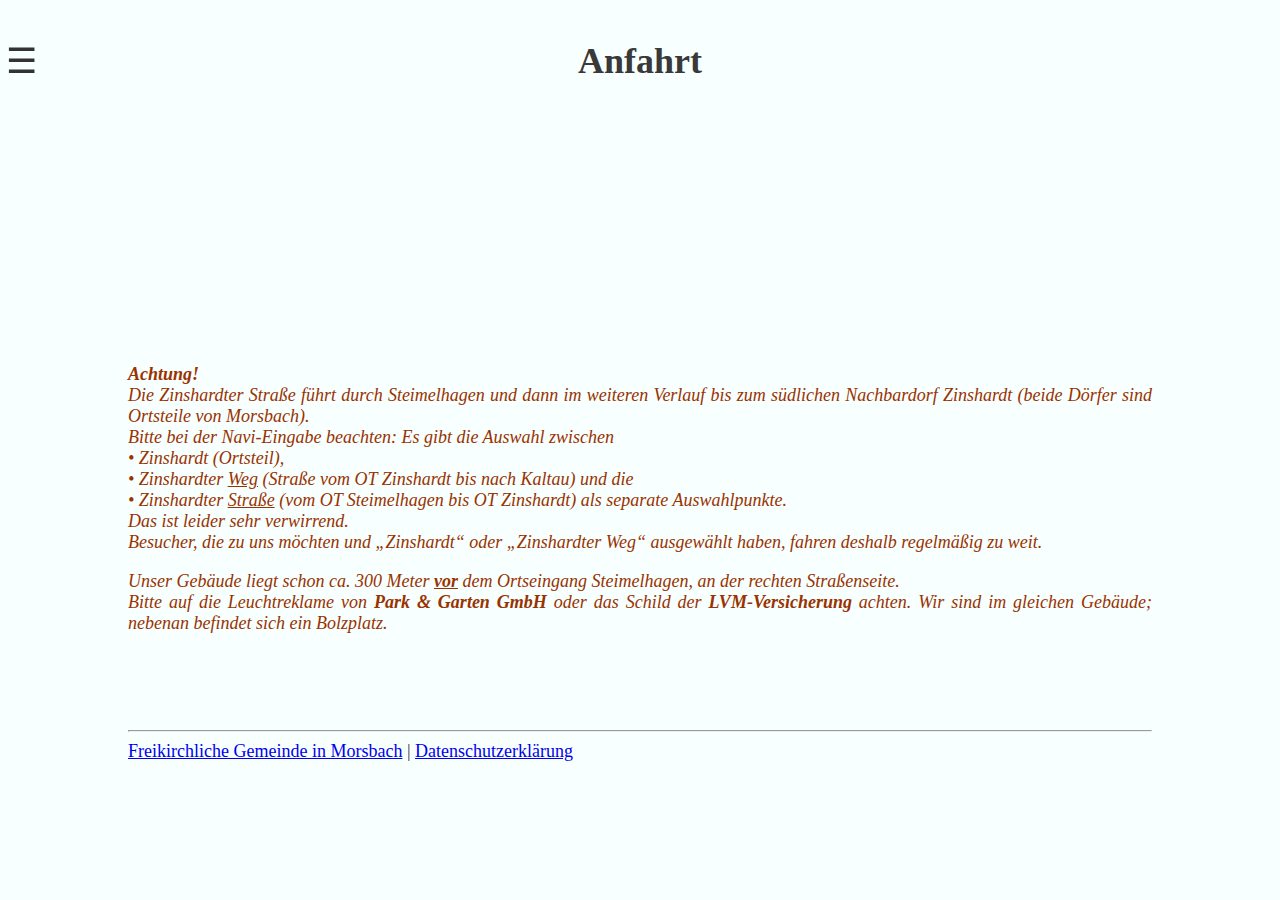
<file: anfahrt.html>
<!DOCTYPE html>
<html lang="de-DE">
	<head>
		<meta charset="UTF-8" />
		<title>Freikirchliche Gemeinde in Morsbach</title>
		<link rel="stylesheet" type="text/css" href="style.css" />
	</head>
	<body id="top">
		<button onclick="w3_open()" class="open_button" id="open_button">☰</button>

		<div class="sidebar" style="display: none" id="sidebar">
			<div>
				<button onclick="w3_close()">Schließen</button>
			</div>
			<div>
				<a href="index.html">Home</a>
			</div>
			<div>
				<a href="termine.html">Termine</a>
			</div>
			<div>
				<a href="mediathek.html">Mediathek</a>
			</div>
			<div>
				<a href="kontakt.html">Kontakt</a>
			</div>
			<div>
				<a href="impressum.html">Impressum</a>
			</div>
		</div>
		<h1>Anfahrt</h1>

<iframe src="http://www.gofalk.com/homepagetools/do/widgetHtml?code=iO3SfScFeyuYl4QEsACX21c7Z1GrAKS8sXpTlnyq8HCvIGyyd0OPijANFJlXi2n8EqEhONoamcbZ%0ANWhMy0pqiWfI%2BM18tNIqsjQNWyQbHmF9vYDIYjtXrbJtEUJQZE1X7lX9JvlRPw1YcCkKWJ7hpHeI%0AUhN3wHsS&amp;lang=de" width="400px" height="214px" frameborder="0" scrolling="no"></iframe></p>
<p><span style="color: #800000;"><br />
<span style="color: #993300;"><em><strong>Achtung!</strong><br />
Die Zinshardter Straße führt durch Steimelhagen und dann im weiteren Verlauf bis zum südlichen Nachbardorf Zinshardt (beide Dörfer sind Ortsteile von Morsbach).<br />
Bitte bei der Navi-Eingabe beachten: Es gibt die Auswahl zwischen<br />
• Zinshardt (Ortsteil),<br />
• Zinshardter <span style="text-decoration: underline;">Weg</span> (Straße vom OT Zinshardt bis nach Kaltau) und die<br />
• Zinshardter <span style="text-decoration: underline;">Straße</span> (vom OT Steimelhagen bis OT Zinshardt) als separate Auswahlpunkte.<br />
Das ist leider sehr verwirrend.<br />
Besucher, die zu uns möchten und &#8222;Zinshardt&#8220; oder &#8222;Zinshardter Weg&#8220; ausgewählt haben, fahren deshalb regelmäßig zu weit.</em></span></span></p>
<p><span style="color: #993300;"><em>Unser Gebäude liegt schon ca. 300 Mete</em><em>r </em><span style="text-decoration: underline;"><em><strong>vor</strong></em></span><em> d</em><em>em Ortseingang Steimelhagen, an der rechten Straßenseite.<br />
Bitte auf die Leuchtreklame von </em><em><strong>Park &amp; Garten GmbH</strong></em><em> oder das Schild der <strong>LVM-Versicherung</strong> achten. Wir sind im gleichen Gebäude; nebenan befindet sich ein Bolzplatz.</em><br />
</span></p>
<p><noframes><span style="color: #993300;">Ihr Browser kann den Falk &lt;a title=&#8220;Routenplaner Falk&#8220; href=&#8220;http://www.falk.de/routenplaner&#8220; data-mce-href=&#8220;http://www.falk.de/routenplaner&#8220;&gt;Routenplaner&lt;/a&gt; leider nicht anzeigen.</span></noframes><br />
<span style="color: #993300;"> <!-- Mehr Infos und Nutzungsbedingungen unter http://www.gofalk.com/homepagetools --></span></p>
<p>&nbsp;</p>
	<hr />
	<a href="index.html">Freikirchliche Gemeinde in Morsbach</a> | <a href="datenschutz.html">Datenschutzerklärung</a>
		</div>

		<script src="button.js">
		</script>
	</body>
</html>
</file>
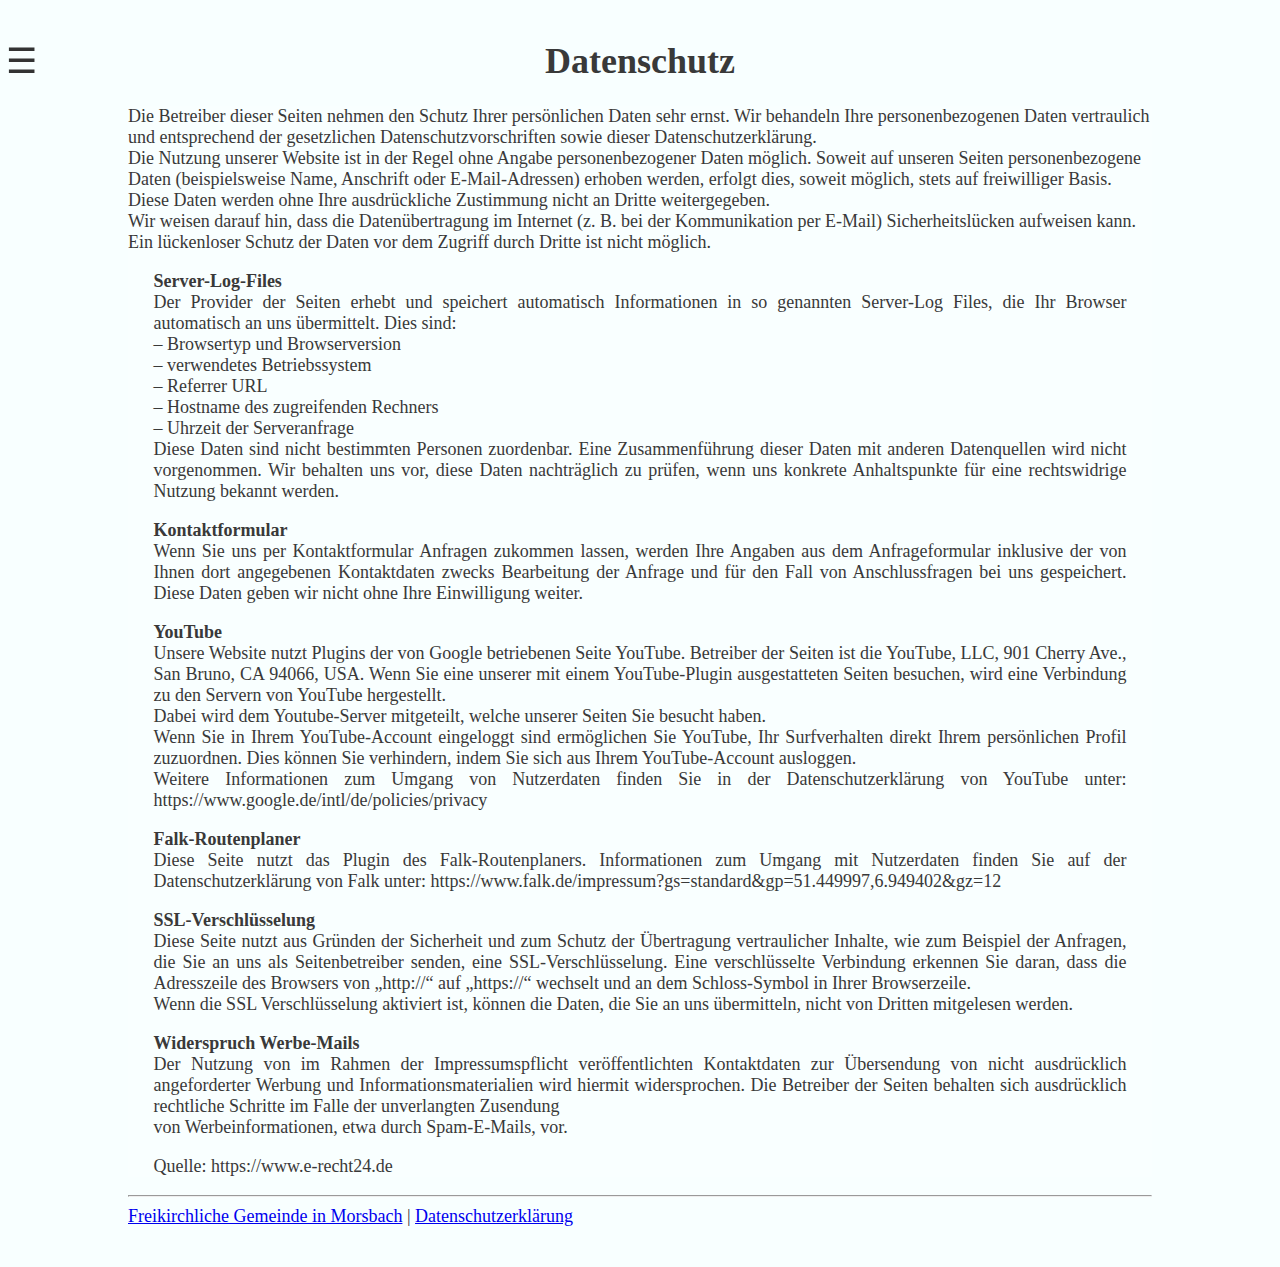
<file: datenschutz.html>
<!DOCTYPE html>
<html lang="de-DE">
	<head>
		<meta charset="UTF-8" />
		<meta name="viewport" content="width=device-width, initial-scale=1.0">
		<title>Datenschutz | Freikirchliche Gemeinde in Morsbach</title>
		<link rel="stylesheet" type="text/css" href="style.css" />
	</head>
	<body id="top">
		<button onclick="w3_open()" class="open_button" id="open_button">☰</button>

		<div class="sidebar" style="display: none" id="sidebar">
			<div>
				<button onclick="w3_close()">Schließen</button>
			</div>
			<div>
				<a href="index.html">Home</a>
			</div>
			<div>
				<a href="termine.html">Termine</a>
			</div>
			<div>
				<a href="kontakt.html">Kontakt</a>
			</div>
			<div>
				<a href="impressum.html">Impressum</a>
			</div>
		</div>

		<h1>Datenschutz</h1>

		<div class="text">
Die Betreiber dieser Seiten nehmen den Schutz Ihrer persönlichen Daten sehr ernst. Wir behandeln Ihre personenbezogenen Daten vertraulich und entsprechend der gesetzlichen Datenschutzvorschriften sowie dieser Datenschutzerklärung.<br />
Die Nutzung unserer Website ist in der Regel ohne Angabe personenbezogener Daten möglich. Soweit auf unseren Seiten personenbezogene Daten (beispielsweise Name, Anschrift oder E-Mail-Adressen) erhoben werden, erfolgt dies, soweit möglich, stets auf freiwilliger Basis. Diese Daten werden ohne Ihre ausdrückliche Zustimmung nicht an Dritte weitergegeben.<br />
Wir weisen darauf hin, dass die Datenübertragung im Internet (z. B. bei der Kommunikation per E-Mail) Sicherheitslücken aufweisen kann. Ein lückenloser Schutz der Daten vor dem Zugriff durch Dritte ist nicht möglich.</p>
<p><strong>Server-Log-Files</strong><br />
Der Provider der Seiten erhebt und speichert automatisch Informationen in so genannten Server-Log Files, die Ihr Browser automatisch an uns übermittelt. Dies sind:<br />
&#8211; Browsertyp und Browserversion<br />
&#8211; verwendetes Betriebssystem<br />
&#8211; Referrer URL<br />
&#8211; Hostname des zugreifenden Rechners<br />
&#8211; Uhrzeit der Serveranfrage<br />
Diese Daten sind nicht bestimmten Personen zuordenbar. Eine Zusammenführung dieser Daten mit anderen Datenquellen wird nicht vorgenommen. Wir behalten uns vor, diese Daten nachträglich zu prüfen, wenn uns konkrete Anhaltspunkte für eine rechtswidrige Nutzung bekannt werden.</p>
<p><strong>Kontaktformular</strong><br />
Wenn Sie uns per Kontaktformular Anfragen zukommen lassen, werden Ihre Angaben aus dem Anfrageformular inklusive der von Ihnen dort angegebenen Kontaktdaten zwecks Bearbeitung der Anfrage und für den Fall von Anschlussfragen bei uns gespeichert. Diese Daten geben wir nicht ohne Ihre Einwilligung weiter.</p>
<p><strong>YouTube</strong><br />
Unsere Website nutzt Plugins der von Google betriebenen Seite YouTube. Betreiber der Seiten ist die YouTube, LLC, 901 Cherry Ave., San Bruno, CA 94066, USA. Wenn Sie eine unserer mit einem YouTube-Plugin ausgestatteten Seiten besuchen, wird eine Verbindung zu den Servern von YouTube hergestellt.<br />
Dabei wird dem Youtube-Server mitgeteilt, welche unserer Seiten Sie besucht haben.<br />
Wenn Sie in Ihrem YouTube-Account eingeloggt sind ermöglichen Sie YouTube, Ihr Surfverhalten direkt Ihrem persönlichen Profil zuzuordnen. Dies können Sie verhindern, indem Sie sich aus Ihrem YouTube-Account ausloggen.<br />
Weitere Informationen zum Umgang von Nutzerdaten finden Sie in der Datenschutzerklärung von YouTube unter: https://www.google.de/intl/de/policies/privacy</p>
<p><strong>Falk-Routenplaner</strong><br />
Diese Seite nutzt das Plugin des Falk-Routenplaners. Informationen zum Umgang mit Nutzerdaten finden Sie auf der Datenschutzerklärung von Falk unter: https://www.falk.de/impressum?gs=standard&amp;gp=51.449997,6.949402&amp;gz=12</p>
<p><strong>SSL-Verschlüsselung</strong><br />
Diese Seite nutzt aus Gründen der Sicherheit und zum Schutz der Übertragung vertraulicher Inhalte, wie zum Beispiel der Anfragen, die Sie an uns als Seitenbetreiber senden, eine SSL-Verschlüsselung. Eine verschlüsselte Verbindung erkennen Sie daran, dass die Adresszeile des Browsers von &#8222;http://&#8220; auf &#8222;https://&#8220; wechselt und an dem Schloss-Symbol in Ihrer Browserzeile.<br />
Wenn die SSL Verschlüsselung aktiviert ist, können die Daten, die Sie an uns übermitteln, nicht von Dritten mitgelesen werden.</p>
<p><strong>Widerspruch Werbe-Mails</strong><br />
Der Nutzung von im Rahmen der Impressumspflicht veröffentlichten Kontaktdaten zur Übersendung von nicht ausdrücklich angeforderter Werbung und Informationsmaterialien wird hiermit widersprochen. Die Betreiber der Seiten behalten sich ausdrücklich rechtliche Schritte im Falle der unverlangten Zusendung<br />
von Werbeinformationen, etwa durch Spam-E-Mails, vor.</p>
<p>Quelle: https://www.e-recht24.de</p>
		</div>
		<hr />
		<a href="index.html">Freikirchliche Gemeinde in Morsbach</a> | <a href="datenschutz.html">Datenschutzerklärung</a>
		</div>

		<script src="button.js">
		</script>
	</body>
</html>
</file>
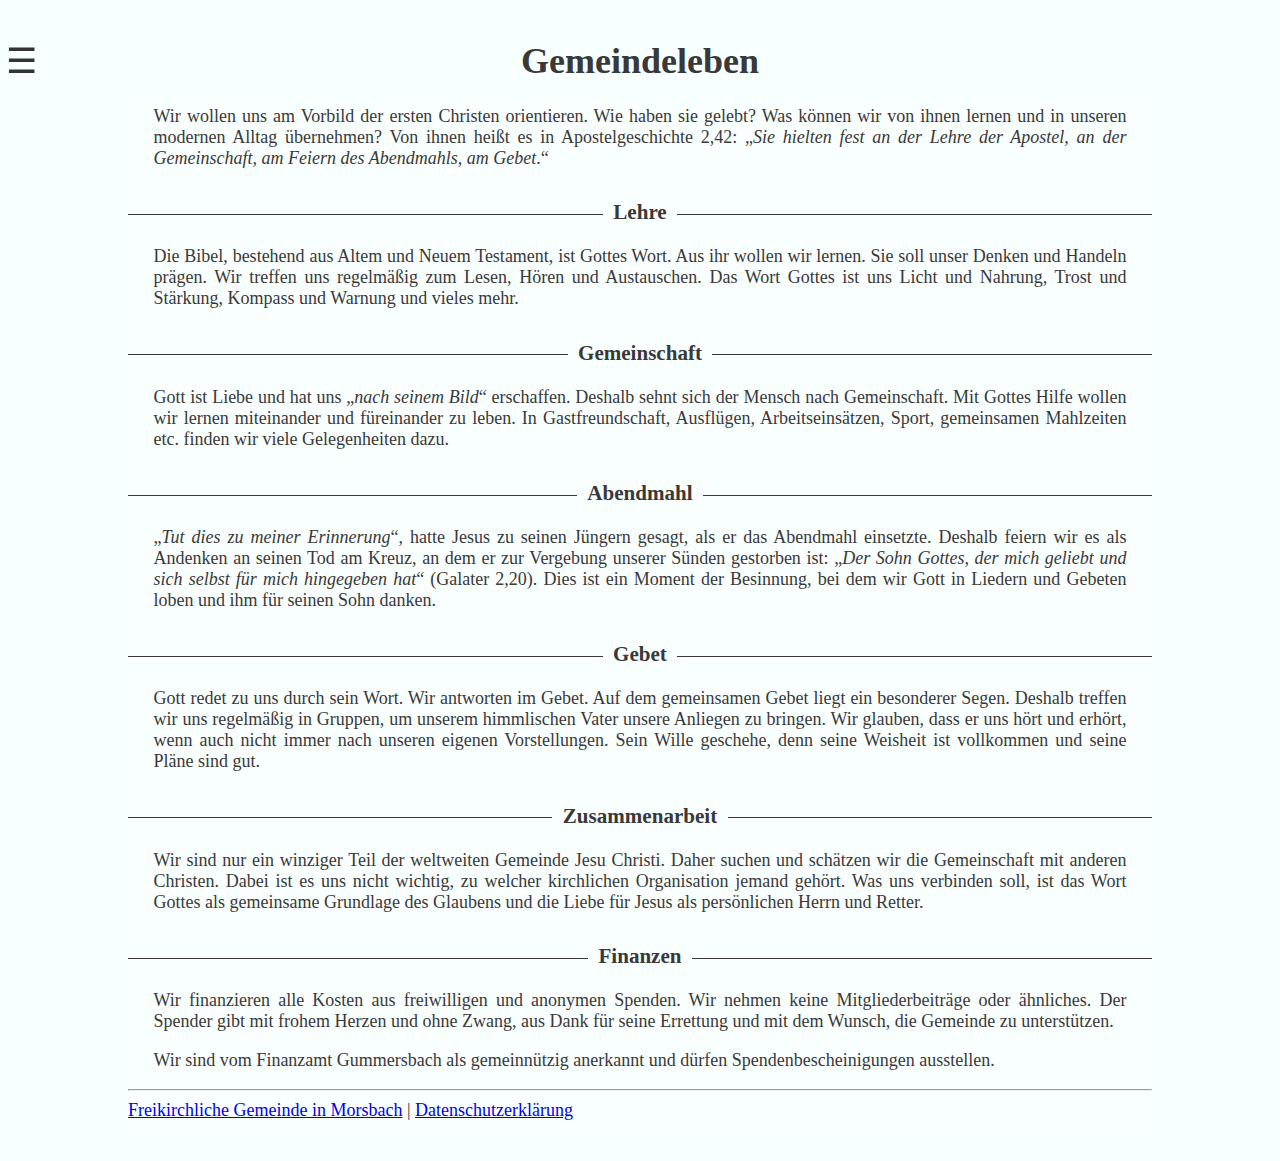
<file: gemeindeleben.html>
<!DOCTYPE html>
<html lang="de-DE">
	<head>
		<meta charset="UTF-8" />
		<meta name="viewport" content="width=device-width, initial-scale=1.0">
		<title>Gemeindeleben | Freikirchliche Gemeinde in Morsbach</title>
		<link rel="stylesheet" type="text/css" href="style.css" />
	</head>
	<body id="top">
		<button onclick="w3_open()" class="open_button" id="open_button">☰</button>

		<div class="sidebar" style="display: none" id="sidebar">
			<div>
				<button onclick="w3_close()">Schließen</button>
			</div>
			<div>
				<a href="index.html">Home</a>
			</div>
			<div>
				<a href="termine.html">Termine</a>
			</div>
			<div>
				<a href="kontakt.html">Kontakt</a>
			</div>
			<div>
				<a href="impressum.html">Impressum</a>
			</div>
		</div>

		<h1>Gemeindeleben</h1>

		<div class="text">
		<p>Wir wollen uns am Vorbild der ersten Christen orientieren. Wie haben sie gelebt?
		Was können wir von ihnen lernen und in unseren modernen Alltag übernehmen? Von ihnen heißt es in Apostelgeschichte 2,42:
		„<em>Sie hielten fest an der Lehre der Apostel, an der Gemeinschaft, am Feiern des Abendmahls, am Gebet</em>.“</p>

		<h3>Lehre</h3>
		<p>Die Bibel, bestehend aus Altem und Neuem Testament, ist Gottes Wort. Aus ihr wollen wir lernen.
		Sie soll unser Denken und Handeln prägen. Wir treffen uns regelmäßig zum Lesen, Hören und Austauschen.
		Das Wort Gottes ist uns Licht und Nahrung, Trost und Stärkung, Kompass und Warnung und vieles mehr.</p>

		<h3>Gemeinschaft</h3>
		<p>Gott ist Liebe und hat uns „<em>nach seinem Bild</em>“ erschaffen. Deshalb sehnt sich der Mensch nach Gemeinschaft.
		Mit Gottes Hilfe wollen wir lernen miteinander und füreinander zu leben.
		In Gastfreundschaft, Ausflügen, Arbeitseinsätzen, Sport, gemeinsamen Mahlzeiten etc. finden wir viele Gelegenheiten dazu.</p>

		<h3>Abendmahl</h3>
		<p>„<em>Tut dies zu meiner Erinnerung</em>“, hatte Jesus zu seinen Jüngern gesagt, als er das Abendmahl einsetzte.
		Deshalb feiern wir es als Andenken an seinen Tod am Kreuz, an dem er zur Vergebung unserer Sünden gestorben ist:
		„<em>Der Sohn Gottes, der mich geliebt und sich selbst für mich hingegeben hat</em>“ (Galater 2,20).
		Dies ist ein Moment der Besinnung, bei dem wir Gott in Liedern und Gebeten loben und ihm für seinen Sohn danken.</p>

		<h3>Gebet</h3>
		<p>Gott redet zu uns durch sein Wort. Wir antworten im Gebet. Auf dem gemeinsamen Gebet liegt ein besonderer Segen.
		Deshalb treffen wir uns regelmäßig in Gruppen, um unserem himmlischen Vater unsere Anliegen zu bringen.
		Wir glauben, dass er uns hört und erhört, wenn auch nicht immer nach unseren eigenen Vorstellungen.
		Sein Wille geschehe, denn seine Weisheit ist vollkommen und seine Pläne sind gut.</p>

		<h3>Zusammenarbeit<!--- mit anderen christlichen Gemeinden und Werken--></h3>
		<p>Wir sind nur ein winziger Teil der weltweiten Gemeinde Jesu Christi.
		Daher suchen und schätzen wir die Gemeinschaft mit anderen Christen.
		Dabei ist es uns nicht wichtig, zu welcher kirchlichen Organisation jemand gehört. Was uns verbinden soll,
		ist das Wort Gottes als gemeinsame Grundlage des Glaubens und die Liebe für Jesus als persönlichen Herrn und Retter.</p>

		<h3>Finanzen</h3>
		<p>Wir finanzieren alle Kosten aus freiwilligen und anonymen Spenden. Wir nehmen keine Mitgliederbeiträge oder ähnliches.
		Der Spender gibt mit frohem Herzen und ohne Zwang, aus Dank für seine Errettung und mit dem Wunsch, die Gemeinde zu unterstützen. </p>
		<p>Wir sind vom Finanzamt Gummersbach als gemeinnützig anerkannt und dürfen Spendenbescheinigungen ausstellen.</p>

	<hr />
		<a href="index.html">Freikirchliche Gemeinde in Morsbach</a> | <a href="datenschutz.html">Datenschutzerklärung</a>
		</div>

		<script src="button.js">
		</script>
	</body>
</html>
</file>
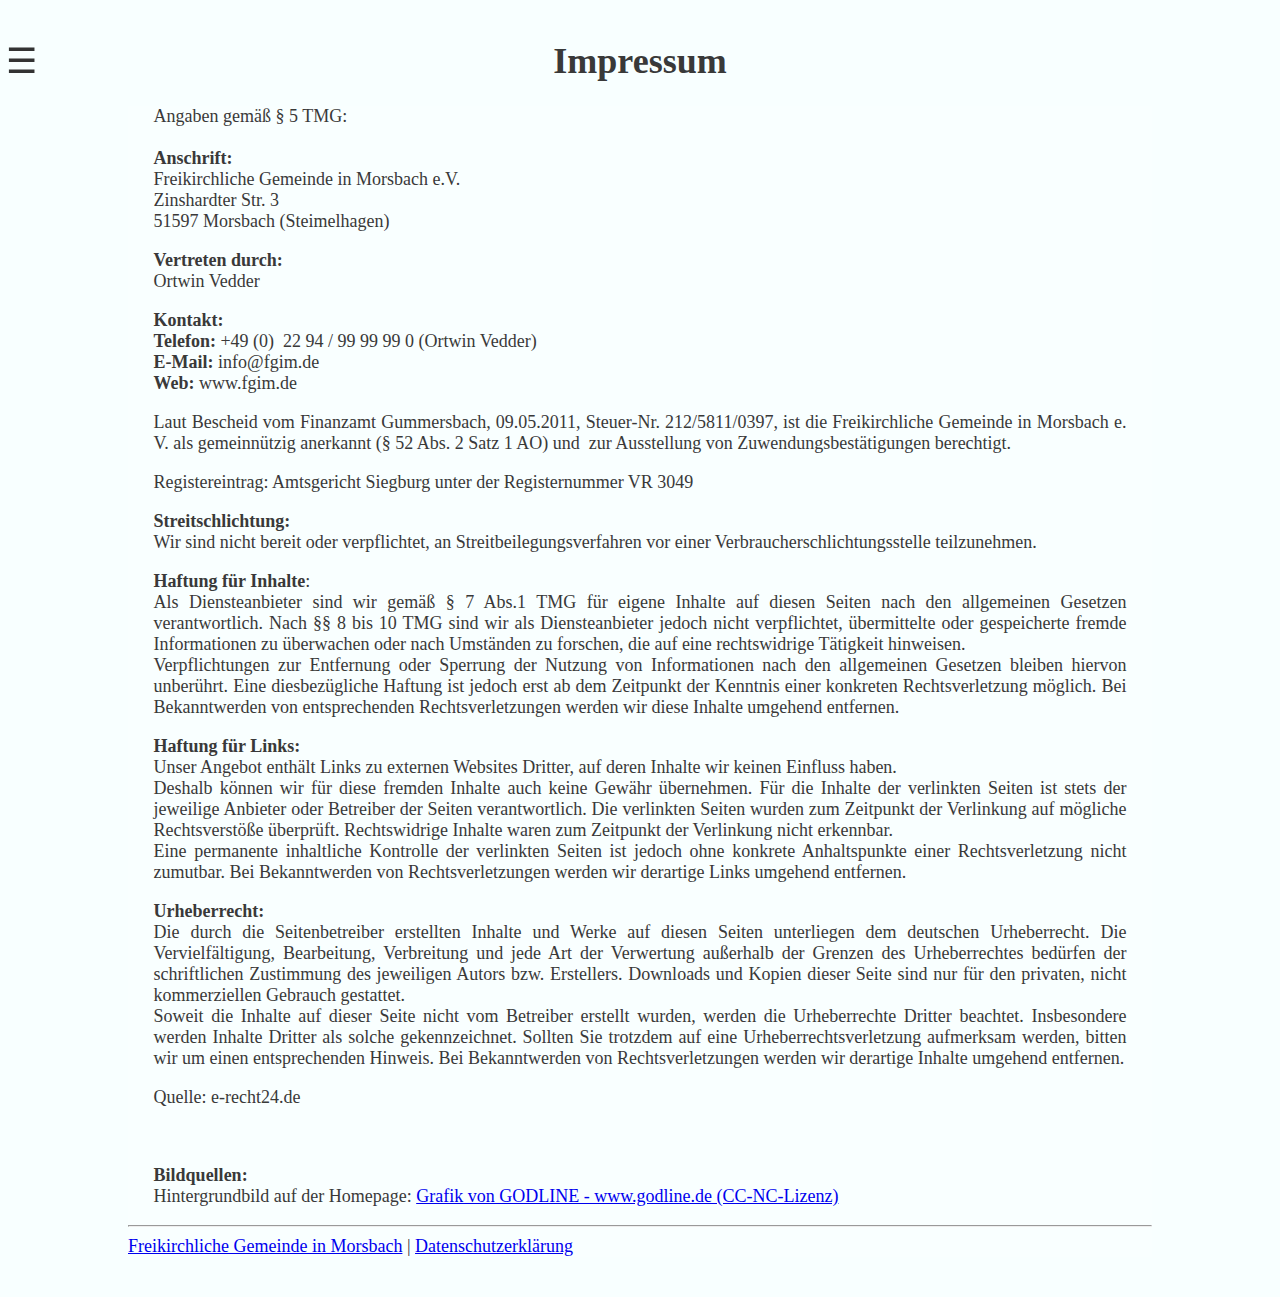
<file: impressum.html>
<!DOCTYPE html>
<html lang="de-DE">
	<head>
		<meta charset="UTF-8" />
		<meta name="viewport" content="width=device-width, initial-scale=1.0">
		<title>Impressum | Freikirchliche Gemeinde in Morsbach</title>
		<link rel="stylesheet" type="text/css" href="style.css" />
	</head>
	<body>
		<button onclick="w3_open()" class="open_button" id="open_button" style="position: ">☰</button>

		<div class="sidebar" style="display: none" id="sidebar">
			<div>
				<button onclick="w3_close()">Schließen</button>
			</div>
			<div>
				<a href="index.html">Home</a>
			</div>
			<div>
				<a href="gemeindeleben.html">Gemeindeleben</a>
			</div>
			<div>
				<a href="termine.html">Termine</a>
			</div>
			<div>
				<a href="kontakt.html">Kontakt</a>
			</div>
		</div>

		<h1>Impressum</h1>

		<div class="text"><p>Angaben gemäß § 5 TMG:<br />
</strong><br />
<strong>Anschrift:<br />
</strong>Freikirchliche Gemeinde in Morsbach e.V.<br />
Zinshardter Str. 3<br />
51597 Morsbach (Steimelhagen)</p>
<p><strong>Vertreten durch:</strong><br />
Ortwin Vedder</p>
<p><strong>Kontakt:</strong><br />
<strong>Telefon:</strong> +49 (0)  22 94 / 99 99 99 0 (Ortwin Vedder)<br />
<strong>E-Mail:</strong> info@fgim.de<br />
<strong>Web:</strong> www.fgim.de</p>
<p>Laut Bescheid vom Finanzamt Gummersbach, 09.05.2011, Steuer-Nr. 212/5811/0397, ist die Freikirchliche Gemeinde in Morsbach e. V. als gemeinnützig anerkannt (§ 52 Abs. 2 Satz 1 AO) und  zur Ausstellung von Zuwendungsbestätigungen berechtigt.</p>
<p>Registereintrag: Amtsgericht Siegburg unter der Registernummer VR 3049</p>
<p><strong>Streitschlichtung:</strong><br />
Wir sind nicht bereit oder verpflichtet, an Streitbeilegungsverfahren vor einer Verbraucherschlichtungsstelle teilzunehmen.</p>
<p><strong>Haftung für Inhalte</strong>:<br />
Als Diensteanbieter sind wir gemäß § 7 Abs.1 TMG für eigene Inhalte auf diesen Seiten nach den allgemeinen Gesetzen verantwortlich. Nach §§ 8 bis 10 TMG sind wir als Diensteanbieter jedoch nicht verpflichtet, übermittelte oder gespeicherte fremde Informationen zu überwachen oder nach Umständen zu forschen, die auf eine rechtswidrige Tätigkeit hinweisen.<br />
Verpflichtungen zur Entfernung oder Sperrung der Nutzung von Informationen nach den allgemeinen Gesetzen bleiben hiervon unberührt. Eine diesbezügliche Haftung ist jedoch erst ab dem Zeitpunkt der Kenntnis einer konkreten Rechtsverletzung möglich. Bei Bekanntwerden von entsprechenden Rechtsverletzungen werden wir diese Inhalte umgehend entfernen.</p>
<p><strong>Haftung für Links:</strong><br />
Unser Angebot enthält Links zu externen Websites Dritter, auf deren Inhalte wir keinen Einfluss haben.<br />
Deshalb können wir für diese fremden Inhalte auch keine Gewähr übernehmen. Für die Inhalte der verlinkten Seiten ist stets der jeweilige Anbieter oder Betreiber der Seiten verantwortlich. Die verlinkten Seiten wurden zum Zeitpunkt der Verlinkung auf mögliche Rechtsverstöße überprüft. Rechtswidrige Inhalte waren zum Zeitpunkt der Verlinkung nicht erkennbar.<br />
Eine permanente inhaltliche Kontrolle der verlinkten Seiten ist jedoch ohne konkrete Anhaltspunkte einer Rechtsverletzung nicht zumutbar. Bei Bekanntwerden von Rechtsverletzungen werden wir derartige Links umgehend entfernen.</p>
<p><strong>Urheberrecht:</strong><br />
Die durch die Seitenbetreiber erstellten Inhalte und Werke auf diesen Seiten unterliegen dem deutschen Urheberrecht. Die Vervielfältigung, Bearbeitung, Verbreitung und jede Art der Verwertung außerhalb der Grenzen des Urheberrechtes bedürfen der schriftlichen Zustimmung des jeweiligen Autors bzw. Erstellers. Downloads und Kopien dieser Seite sind nur für den privaten, nicht kommerziellen Gebrauch gestattet.<br />
Soweit die Inhalte auf dieser Seite nicht vom Betreiber erstellt wurden, werden die Urheberrechte Dritter beachtet. Insbesondere werden Inhalte Dritter als solche gekennzeichnet. Sollten Sie trotzdem auf eine Urheberrechtsverletzung aufmerksam werden, bitten wir um einen entsprechenden Hinweis. Bei Bekanntwerden von Rechtsverletzungen werden wir derartige Inhalte umgehend entfernen.</p>
<p>Quelle: e-recht24.de</p>
<p>&nbsp;</p>
<p><strong>Bildquellen:</strong><br />
Hintergrundbild auf der Homepage:
<a href="https://godline.de/"> Grafik von GODLINE - www.godline.de (CC-NC-Lizenz)</a>
</p>
		<hr />
		<a href="index.html">Freikirchliche Gemeinde in Morsbach</a> | <a href="datenschutz.html">Datenschutzerklärung</a>
		<script src="button.js">
		</script>
</body>
</html>
</file>
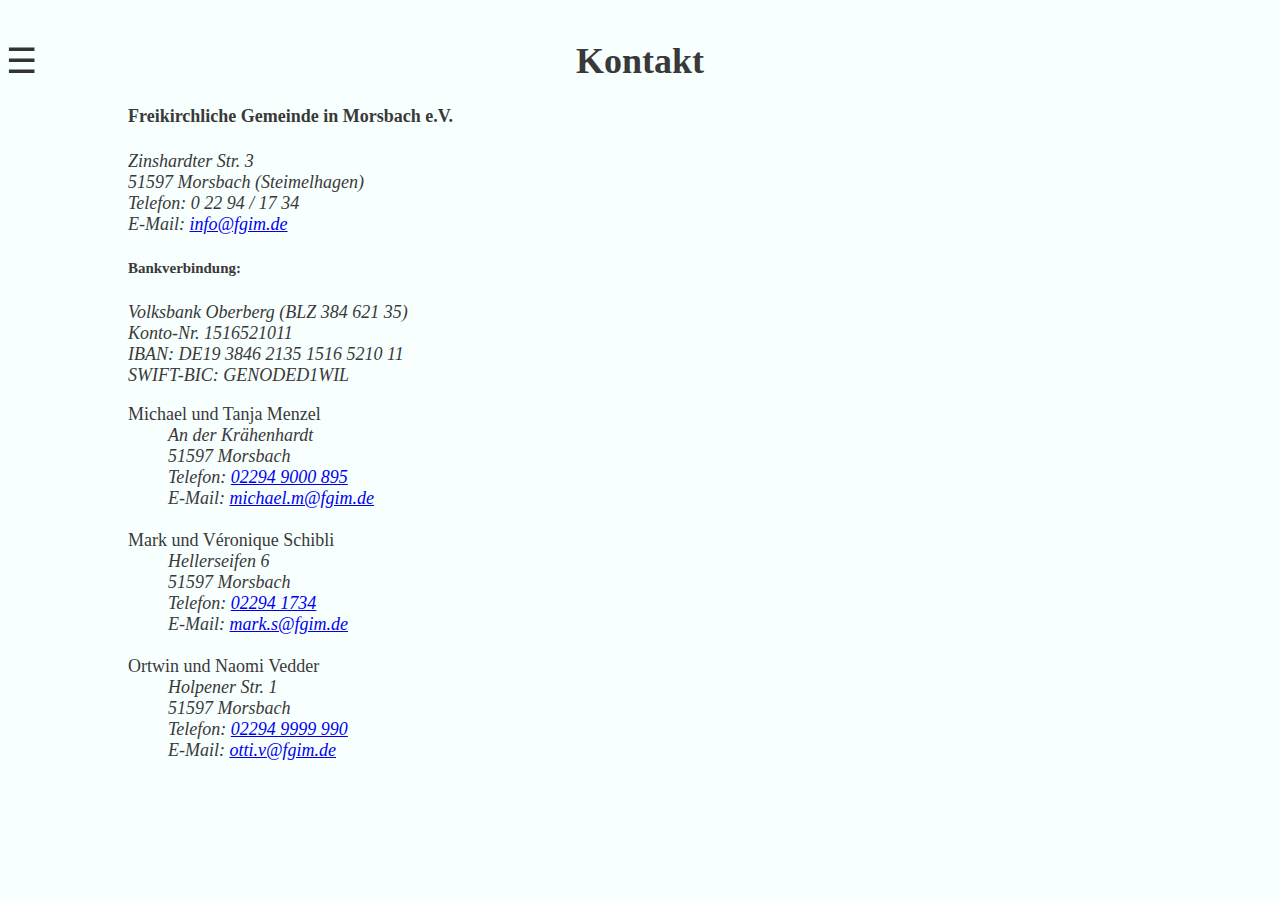
<file: kontakt.html>
<!DOCTYPE html>
<html lang="de-DE">
	<head>
		<meta charset="UTF-8" />
		<title>Kontakt | Freikirchliche Gemeinde in Morsbach</title>
		<link rel="stylesheet" type="text/css" href="style.css" />
	</head>
	<body>
		<button onclick="w3_open()" class="open_button" id="open_button" style="position: ">☰</button>

		<div class="sidebar" style="display: none" id="sidebar">
			<div>
				<button onclick="w3_close()">Schließen</button>
			</div>
			<div>
				<a href="index.html">Home</a>
			</div>
			<div>
				<a href="gemeindeleben.html">Gemeindeleben</a>
			</div>
			<div>
				<a href="mediathek.html">Mediathek</a>
			</div>
			<div>
				<a href="termine.html">Termine</a>
			</div>
			<div>
				<a href="impressum.html">Impressum</a>
			</div>
		</div>

		<h1>Kontakt</h1>
		<h4>Freikirchliche Gemeinde in Morsbach e.V.</h4>
		<address>Zinshardter Str. 3</address>
		<address>51597 Morsbach (Steimelhagen)</address>
		<address>Telefon: 0 22 94 / 17 34</address>
		<address>E-Mail: <a href="mailto:info@fgim.de">info@fgim.de</a></address>
		<h5>Bankverbindung:</h5>
		<address>Volksbank Oberberg (BLZ 384 621 35)</address>
		<address>Konto-Nr. 1516521011</address>
		<address>IBAN: DE19 3846 2135 1516 5210 11</address>
		<address>SWIFT-BIC: GENODED1WIL</address>

		<dl>
			<dt>Michael und Tanja Menzel</dt>
			<dd>
			<address>An der Krähenhardt</address>
			<address>51597 Morsbach</address>
			<address>Telefon: <a href="tel:022949000895">02294 9000 895</a></address>
			<address>E-Mail: <a href="mailto:michael.m@fgim.de">michael.m@fgim.de</a></address>
			</dd>
			<br />

			<dt>Mark und Véronique Schibli</dt>
			<dd>
			<address>Hellerseifen 6</address>
			<address>51597 Morsbach</address>
			<address>Telefon: <a href="tel:022941734">02294 1734</a></address>
			<address>E-Mail: <a href="mailto:mark.s@fgim.de">mark.s@fgim.de</a></address>
			</dd>
			<br />

			<dt>Ortwin und Naomi Vedder</dt>
			<dd>
			<address>Holpener Str. 1</address>
			<address>51597 Morsbach</address>
			<address>Telefon: <a href="tel:022949999990">02294 9999 990</a></address>
			<address>E-Mail: <a href="mailto:otti.v@fgim.de">otti.v@fgim.de</a></address>
			</dt>
		</dl>

		<script src="button.js">
		</script>
	</body>
</html>
</file>
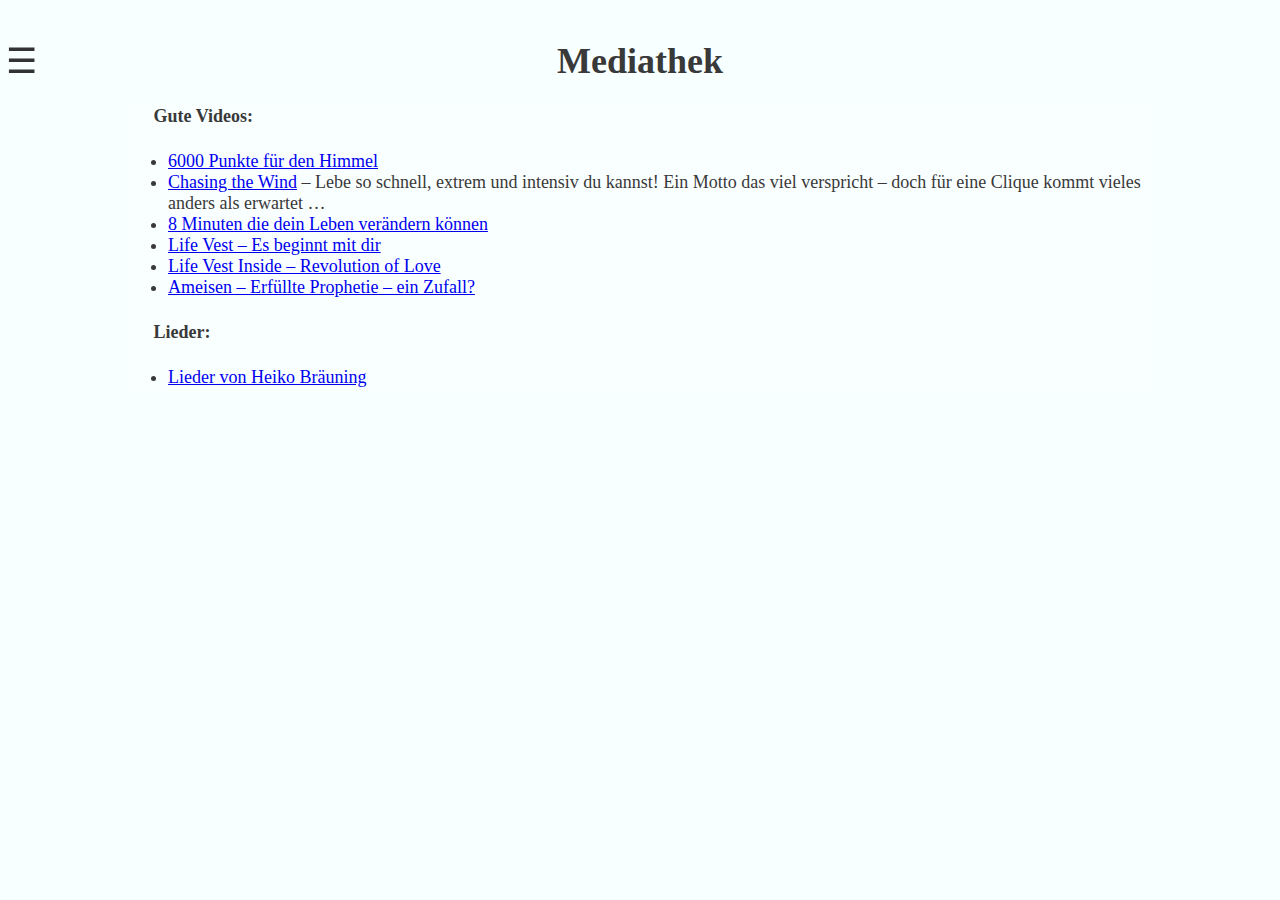
<file: mediathek.html>
<!DOCTYPE html>
<!-- saved from url=(0030)http://www.fgim.de/?page_id=14 -->
<html lang="de-DE">
	<head>
		<meta charset="UTF-8" />
		<meta name="viewport" content="width=device-width, initial-scale=1.0">
		<title>Mediathek | Freikirchliche Gemeinde in Morsbach</title>
		<link rel="stylesheet" type="text/css" href="style.css" />
	</head>
	<body id="top">
		<button onclick="w3_open()" class="open_button" id="open_button">☰</button>

		<div class="sidebar" style="display: none" id="sidebar">
			<div>
				<button onclick="w3_close()">Schließen</button>
			</div>
			<div>
				<a href="index.html">Home</a>
			</div>
			<div>
				<a href="gemeindeleben.html">Gemeindeleben</a>
			</div>
			<div>
				<a href="termine.html">Termine</a>
			</div>
			<div>
				<a href="kontakt.html">Kontakt</a>
			</div>
			<div>
				<a href="impressum.html">Impressum</a>
			</div>
		</div>

		<h1>Mediathek</h1>

		<div class="text">
			<h4>Gute Videos:</h4>
			<ul>
				<li><a href="http://www.fgim.de/?page_id=236">6000 Punkte für den Himmel</a></li>
				<li><a href="http://youtu.be/lAsr2flqh0Q" rel="noopener">Chasing the Wind</a> – Lebe so schnell, extrem und intensiv du kannst! Ein Motto das viel verspricht – doch für eine Clique kommt vieles anders als erwartet …</li>
				<li><a href="http://www.fgim.de/?page_id=613">8 Minuten die dein Leben verändern können</a></li>
				<li><a href="https://youtu.be/nwAYpLVyeFU" rel="noopener">Life Vest – Es beginnt mit dir</a></li>
				<li><a href="https://youtu.be/4o2B7j4ZXiA" rel="noopener">Life Vest Inside – Revolution of Love</a></li>
				<li><a href="https://www.youtube.com/watch?feature=player_detailpage&amp;v=BTlrWEDekKg" rel="noopener"> Ameisen – Erfüllte Prophetie – ein Zufall?</a></li>
			</ul>

			<h4>Lieder:</h4>
			<ul>
				<li><a href="http://www.fgim.de/?page_id=503">Lieder von Heiko Bräuning</a></li>
			</ul>

			<script src="button.js">
			</script>
	</body>
</html>
</file>
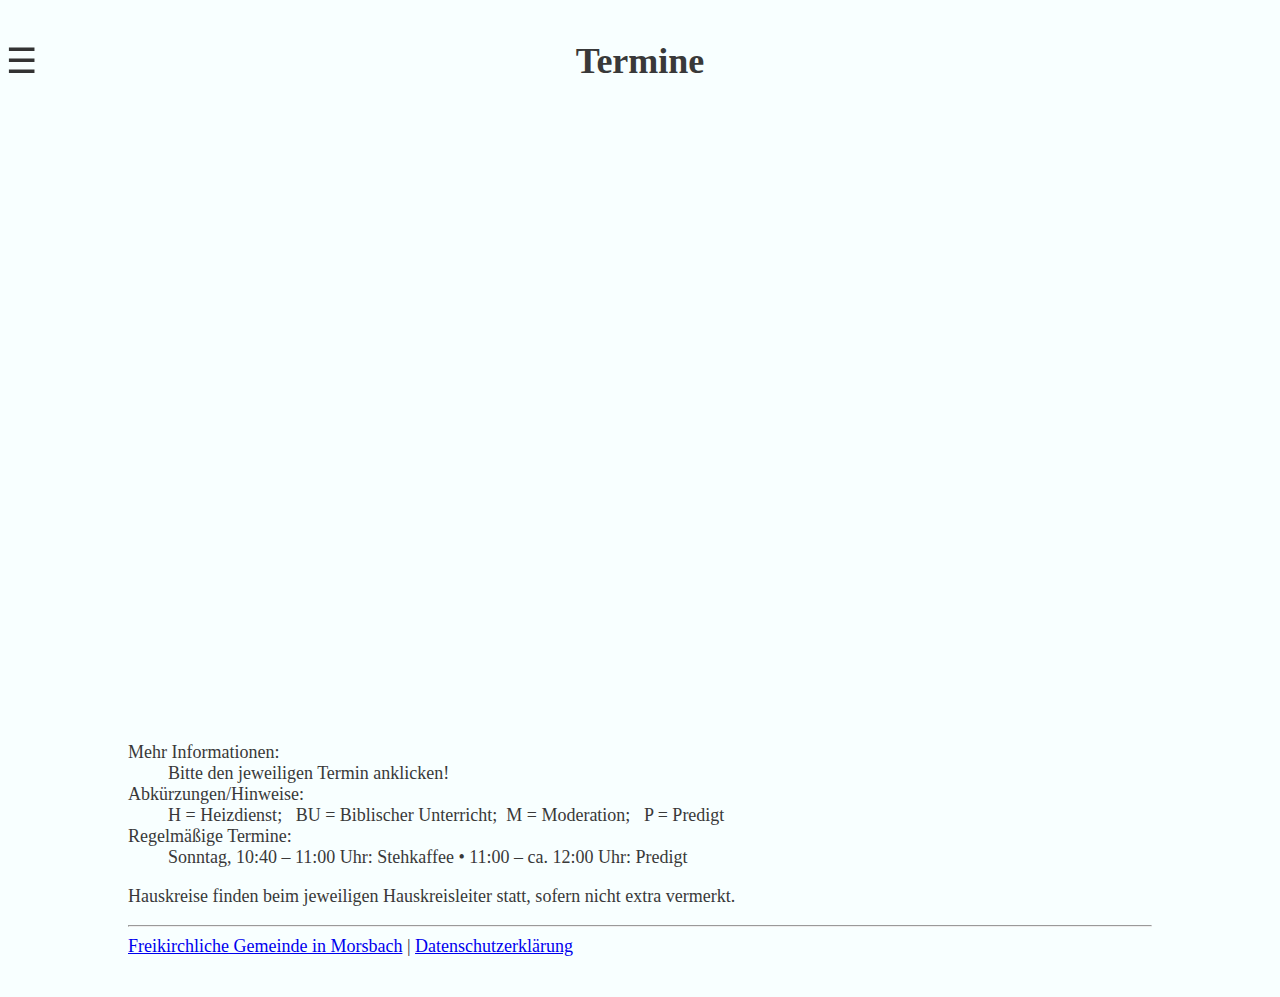
<file: termine.html>
<!DOCTYPE html>
<html lang="de-DE">
	<head>
		<meta charset="UTF-8" />
		<meta name="viewport" content="width=device-width, initial-scale=1.0">
		<title>Termine | Freikirchliche Gemeinde in Morsbach</title>
		<link rel="stylesheet" type="text/css" href="style.css" />
	</head>
	<body>
		<button onclick="w3_open()" class="open_button" id="open_button">☰</button>

		<div class="sidebar" style="display: none" id="sidebar">
			<div>
				<button onclick="w3_close()">Schließen</button>
			</div>
			<div>
				<a href="index.html">Home</a>
			</div>
			<div>
				<a href="gemeindeleben.html">Gemeindeleben</a>
			</div>
			<div>
				<a href="mediathek.html">Mediathek</a>
			</div>
			<div>
				<a href="kontakt.html">Kontakt</a>
			</div>
			<div>
				<a href="impressum.html">Impressum</a>
			</div>
		</div>

		<h1>Termine</h1>

		<div class="pf-content">
			<h6>
				<iframe style="border: 0;" src="https://www.google.com/calendar/embed?src=termine.fgim%40gmail.com&amp;ctz=Europe/Berlin" width="690" height="600" frameborder="0" scrolling="no"></iframe>
			</h6>
		<dl>
			<dt>Mehr Informationen:</dt>
			<dd>Bitte den jeweiligen Termin anklicken!</dd>
			<dt>Abkürzungen/Hinweise:</dt>
			<dd>H = Heizdienst;   BU = Biblischer Unterricht;  M = Moderation;   P = Predigt</dd>
			<dt>Regelmäßige Termine:</dt>
			<dd>Sonntag, 10:40 &#8211; 11:00 Uhr: Stehkaffee • 11:00 &#8211; ca. 12:00 Uhr: Predigt</dd>
		</dl>
		<p>Hauskreise finden beim jeweiligen Hauskreisleiter statt, sofern nicht extra vermerkt.</p>
		</div>

		<hr />
		<a href="index.html">Freikirchliche Gemeinde in Morsbach</a> | <a href="datenschutz.html">Datenschutzerklärung</a>

		<script src="button.js">
		</script>
	</body>
</html>
</file>
<file: style.css>
/* general style features */

body {
	/* background-image: url(pictures/Bibel-11-unsplash-GODLINE_CC0.jpg);
	background-size: cover;
	background-repeat: no-repeat; */
	background-color: #f8ffff;
	margin: 40px auto;
	max-width: 80%;
	font-size: 18px;
	color: #393939;
}

h1 {
	text-align: center;
	color: #393939;
}

h2 {
	text-align: center;
	color : #363636;
}

p {
	text-align: justify;
	text-justify: inter-word;
}

/* the sidebar */

.sidebar {
	height: 100%;
	position: fixed;
	z-index: 1;
	top: 0;
	left: 0;
	overflow-x: hidden;
	padding-top: 5px;
	padding-bottom: 5px;
	padding-right: 5px;
	background-color: rgba(204, 174, 143, 0.75);
}

.sidebar a {
	padding: 6px 8px 6px 16px;
	text-decoration: none;
	font-size: 18px;
	color: #f8ffff;
	display: block;
}

.sidebar button {
	padding: 6px 8px 6px 16px;
	text-decoration: none;
	font-size: 18px;
	color: #f8ffff;
	display: block;
}

.sidebar div:hover {
	background-color: #618059;
}

/* button styling */

button {
	background: rgba(100, 100, 100, 0.0);
	color: #f8ffff;
	border: 0px;
}

.open_button {
	color: #333333;
	position: fixed;
	top: 10;
	left: 0;
	font-size: 35px;
}

/* text überschriften */

.text {
	background: rgba(249, 256, 256, 0.5);
}

.text p {
	max-width: 95%;
	padding-left: 2.5%;
}

.text h4 {
	padding-left: 2.5%;
}

.text h3 {
	padding-top: 1%;
	text-align: center;
	overflow: hidden;
}

.text h3:before,
.text h3:after {
	background-color: #393939;
	content: "";
	display: inline-block;
	height: 1px;
	position: relative;
	vertical-align: middle;
	width: 50%;
}

.text h3:before {
	right: 0.5em;
	margin-left: -50%;
}

.text h3:after {
	left: 0.5em;
	margin-right: -50%;
}

/* the corona notice */

.corona {
	background-color: rgba(249, 256, 256, 0.75);
	border-style: solid;
	border-color: #73bf60;
}

.corona p {
	max-width: 95%;
	padding-left: 2.5%;
}

.corona strong {
	font-size: 20px;
}

.corona a {
	color: #222222;
}
</file>
